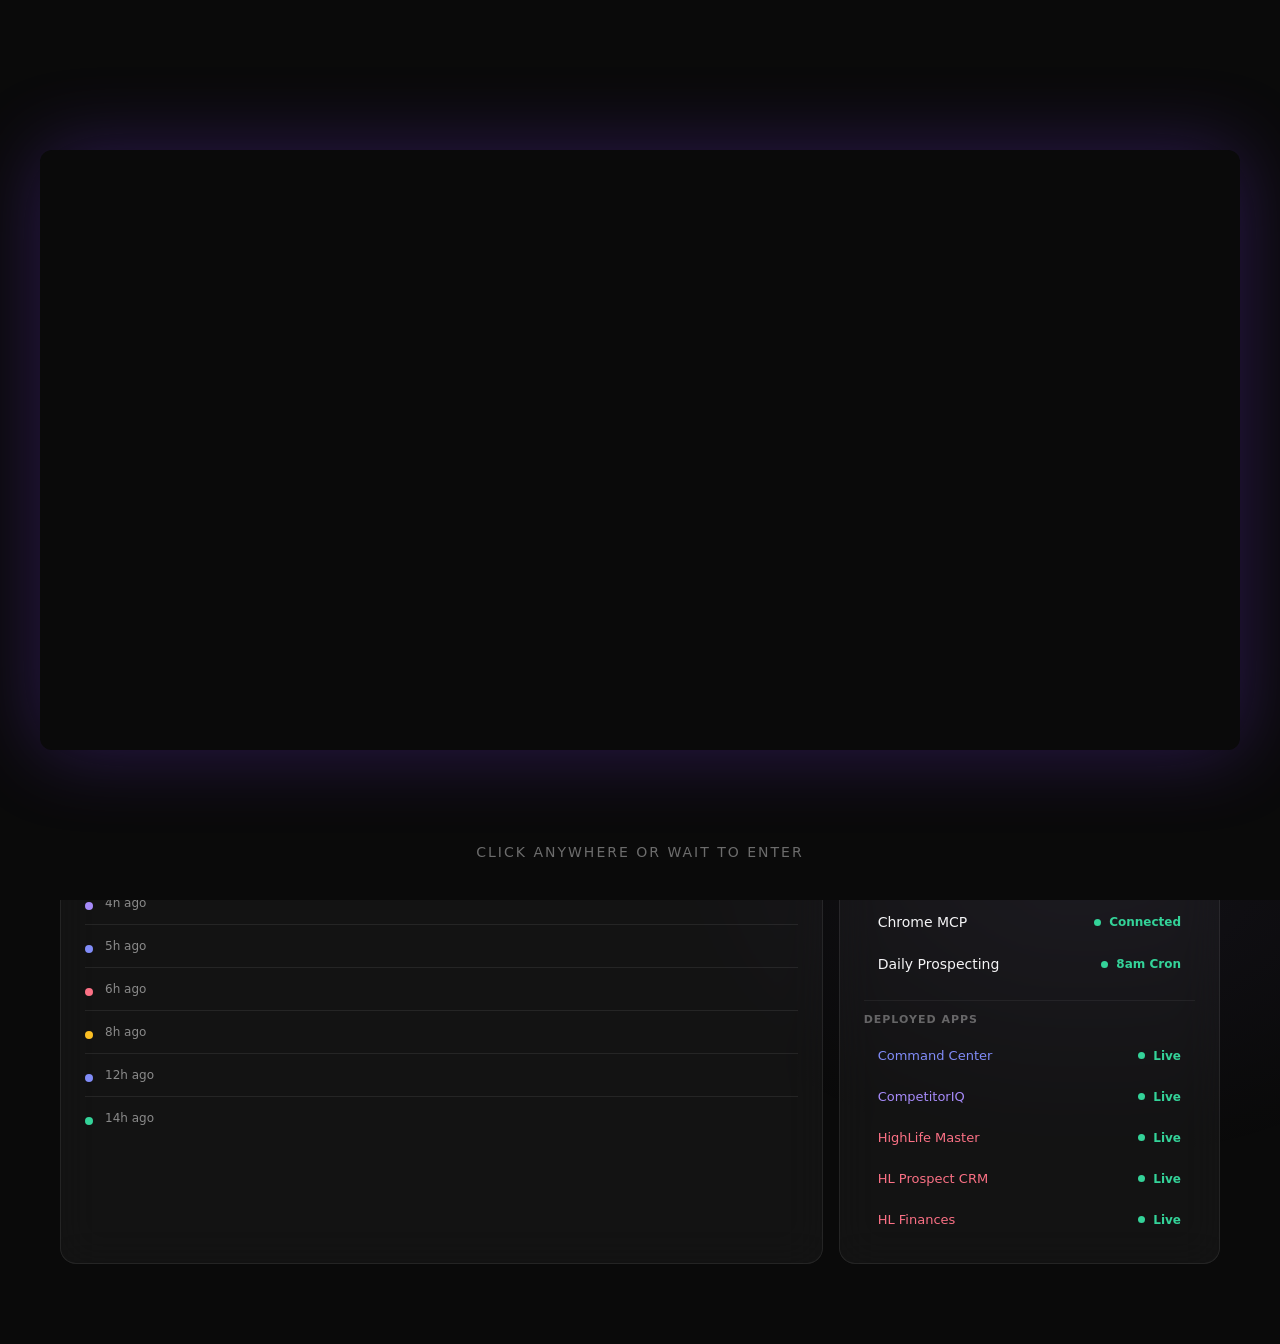
<file: index.html>
<!DOCTYPE html>
<html lang="en">
<head>
<meta charset="UTF-8">
<meta name="viewport" content="width=device-width, initial-scale=1.0, viewport-fit=cover">
<meta name="apple-mobile-web-app-capable" content="yes">
<meta name="apple-mobile-web-app-status-bar-style" content="black-translucent">
<title>Agent Command Center</title>
<style>
  *,*::before,*::after{box-sizing:border-box;margin:0;padding:0}

  :root {
    --bg: #0a0a0a;
    --surface: rgba(255,255,255,0.04);
    --surface-hover: rgba(255,255,255,0.08);
    --border: rgba(255,255,255,0.08);
    --border-hover: rgba(255,255,255,0.15);
    --text: #f5f5f7;
    --text-secondary: rgba(255,255,255,0.5);
    --indigo: #818cf8;
    --violet: #a78bfa;
    --emerald: #34d399;
    --rose: #fb7185;
    --amber: #fbbf24;
    --radius: 16px;
    --ease-spring: cubic-bezier(0.34, 1.56, 0.64, 1);
    --ease-smooth: cubic-bezier(0.25, 0.1, 0.25, 1);
  }

  html { scroll-behavior: smooth; }

  body {
    font-family: -apple-system, BlinkMacSystemFont, 'SF Pro Display', 'Segoe UI', system-ui, sans-serif;
    background: var(--bg);
    color: var(--text);
    min-height: 100vh;
    overflow-x: hidden;
    -webkit-font-smoothing: antialiased;
    -moz-osx-font-smoothing: grayscale;
    padding: env(safe-area-inset-top) env(safe-area-inset-right) env(safe-area-inset-bottom) env(safe-area-inset-left);
  }

  /* Ambient background glow */
  body::before {
    content: '';
    position: fixed;
    top: -40%;
    left: -20%;
    width: 80%;
    height: 80%;
    background: radial-gradient(ellipse, rgba(129,140,248,0.08) 0%, transparent 70%);
    pointer-events: none;
    z-index: 0;
    animation: ambientDrift 20s ease-in-out infinite alternate;
  }
  body::after {
    content: '';
    position: fixed;
    bottom: -30%;
    right: -20%;
    width: 70%;
    height: 70%;
    background: radial-gradient(ellipse, rgba(167,139,250,0.06) 0%, transparent 70%);
    pointer-events: none;
    z-index: 0;
    animation: ambientDrift 25s ease-in-out infinite alternate-reverse;
  }

  @keyframes ambientDrift {
    0% { transform: translate(0, 0) scale(1); }
    100% { transform: translate(5%, 3%) scale(1.1); }
  }

  .container {
    max-width: 1200px;
    margin: 0 auto;
    padding: 24px 20px 80px;
    position: relative;
    z-index: 1;
  }

  /* ---- HEADER ---- */
  .header {
    text-align: center;
    padding: 40px 0 48px;
    opacity: 0;
    animation: fadeUp 0.8s var(--ease-smooth) forwards;
  }

  .header-status {
    display: inline-flex;
    align-items: center;
    gap: 8px;
    background: rgba(52,211,153,0.1);
    border: 1px solid rgba(52,211,153,0.2);
    border-radius: 100px;
    padding: 6px 16px;
    font-size: 12px;
    font-weight: 600;
    letter-spacing: 0.5px;
    text-transform: uppercase;
    color: var(--emerald);
    margin-bottom: 20px;
  }

  .status-dot {
    width: 8px;
    height: 8px;
    border-radius: 50%;
    background: var(--emerald);
    animation: pulse 2s ease-in-out infinite;
    position: relative;
  }
  .status-dot::after {
    content: '';
    position: absolute;
    inset: -3px;
    border-radius: 50%;
    background: var(--emerald);
    opacity: 0;
    animation: pulseRing 2s ease-in-out infinite;
  }

  @keyframes pulse {
    0%, 100% { opacity: 1; transform: scale(1); }
    50% { opacity: 0.7; transform: scale(0.85); }
  }
  @keyframes pulseRing {
    0% { transform: scale(1); opacity: 0.4; }
    100% { transform: scale(2.5); opacity: 0; }
  }

  .header h1 {
    font-size: clamp(32px, 7vw, 56px);
    font-weight: 800;
    letter-spacing: -1.5px;
    background: linear-gradient(135deg, #818cf8 0%, #a78bfa 30%, #f5f5f7 60%, #818cf8 100%);
    background-size: 300% 300%;
    -webkit-background-clip: text;
    -webkit-text-fill-color: transparent;
    background-clip: text;
    animation: gradientShift 8s ease infinite;
    line-height: 1.1;
  }

  @keyframes gradientShift {
    0%, 100% { background-position: 0% 50%; }
    50% { background-position: 100% 50%; }
  }

  .header-time {
    font-size: 14px;
    color: var(--text-secondary);
    margin-top: 12px;
    font-variant-numeric: tabular-nums;
    font-weight: 500;
    letter-spacing: 0.3px;
  }

  /* ---- GLASS CARD ---- */
  .glass {
    background: var(--surface);
    border: 1px solid var(--border);
    border-radius: var(--radius);
    backdrop-filter: blur(20px);
    -webkit-backdrop-filter: blur(20px);
    transition: all 0.35s var(--ease-smooth);
  }
  .glass:hover {
    background: var(--surface-hover);
    border-color: var(--border-hover);
    transform: translateY(-2px) scale(1.01);
  }

  /* ---- STATS BAR ---- */
  .stats-bar {
    display: grid;
    grid-template-columns: repeat(4, 1fr);
    gap: 12px;
    margin-bottom: 32px;
    opacity: 0;
    animation: fadeUp 0.8s var(--ease-smooth) 0.15s forwards;
  }
  @media (max-width: 600px) {
    .stats-bar { grid-template-columns: repeat(2, 1fr); }
  }

  .stat-card {
    padding: 20px;
    text-align: center;
    position: relative;
    overflow: hidden;
  }
  .stat-card::before {
    content: '';
    position: absolute;
    top: 0; left: 0; right: 0;
    height: 1px;
    background: linear-gradient(90deg, transparent, var(--accent, var(--indigo)), transparent);
    opacity: 0.5;
  }
  .stat-value {
    font-size: clamp(24px, 5vw, 36px);
    font-weight: 800;
    letter-spacing: -1px;
    font-variant-numeric: tabular-nums;
    color: var(--text);
  }
  .stat-label {
    font-size: 11px;
    font-weight: 600;
    letter-spacing: 0.8px;
    text-transform: uppercase;
    color: var(--text-secondary);
    margin-top: 4px;
  }

  /* ---- AGENT CARDS GRID ---- */
  .agents-grid {
    display: grid;
    grid-template-columns: repeat(5, 1fr);
    gap: 12px;
    margin-bottom: 32px;
  }
  @media (max-width: 900px) {
    .agents-grid { grid-template-columns: repeat(2, 1fr); }
  }
  @media (max-width: 500px) {
    .agents-grid { grid-template-columns: 1fr; }
  }

  .agent-card {
    padding: 24px;
    position: relative;
    overflow: hidden;
    cursor: default;
    opacity: 0;
    transform: translateY(30px);
  }
  .agent-card.visible {
    animation: cardSlideUp 0.7s var(--ease-spring) forwards;
  }

  .agent-card::before {
    content: '';
    position: absolute;
    top: 0; left: 0; right: 0;
    height: 2px;
    background: linear-gradient(90deg, var(--accent), transparent);
    opacity: 0.8;
  }

  .agent-card::after {
    content: '';
    position: absolute;
    inset: 0;
    border-radius: var(--radius);
    background: radial-gradient(circle at 20% 20%, var(--accent), transparent 70%);
    opacity: 0;
    transition: opacity 0.4s;
    pointer-events: none;
  }
  .agent-card:hover::after { opacity: 0.04; }
  .agent-card:hover {
    box-shadow: 0 0 40px -10px var(--accent);
  }

  .agent-header {
    display: flex;
    align-items: center;
    gap: 12px;
    margin-bottom: 16px;
  }

  .agent-avatar {
    width: 44px;
    height: 44px;
    border-radius: 12px;
    display: flex;
    align-items: center;
    justify-content: center;
    font-size: 18px;
    font-weight: 800;
    color: #fff;
    flex-shrink: 0;
    position: relative;
  }

  .agent-info h3 {
    font-size: 16px;
    font-weight: 700;
    letter-spacing: -0.3px;
  }
  .agent-info .role {
    font-size: 12px;
    color: var(--text-secondary);
    font-weight: 500;
  }

  .agent-status {
    display: flex;
    align-items: center;
    gap: 6px;
    margin-bottom: 12px;
  }
  .agent-status .dot {
    width: 6px;
    height: 6px;
    border-radius: 50%;
    animation: pulse 2s ease-in-out infinite;
  }
  .agent-status span {
    font-size: 11px;
    font-weight: 600;
    text-transform: uppercase;
    letter-spacing: 0.5px;
  }

  .agent-task {
    font-size: 13px;
    color: var(--text-secondary);
    line-height: 1.5;
    margin-bottom: 16px;
    min-height: 40px;
  }

  .agent-metric {
    display: flex;
    align-items: baseline;
    gap: 6px;
    padding-top: 12px;
    border-top: 1px solid var(--border);
  }
  .agent-metric .count {
    font-size: 20px;
    font-weight: 800;
    letter-spacing: -0.5px;
    font-variant-numeric: tabular-nums;
  }
  .agent-metric .label {
    font-size: 11px;
    color: var(--text-secondary);
    text-transform: uppercase;
    letter-spacing: 0.5px;
    font-weight: 500;
  }

  /* ---- BOTTOM GRID ---- */
  .bottom-grid {
    display: grid;
    grid-template-columns: 2fr 1fr;
    gap: 16px;
  }
  @media (max-width: 768px) {
    .bottom-grid { grid-template-columns: 1fr; }
  }

  /* ---- ACTIVITY FEED ---- */
  .section-title {
    font-size: 13px;
    font-weight: 700;
    letter-spacing: 0.8px;
    text-transform: uppercase;
    color: var(--text-secondary);
    margin-bottom: 16px;
  }

  .activity-card {
    padding: 24px;
    opacity: 0;
    animation: fadeUp 0.8s var(--ease-smooth) 0.5s forwards;
  }

  .activity-list {
    list-style: none;
  }
  .activity-item {
    display: flex;
    align-items: flex-start;
    gap: 12px;
    padding: 14px 0;
    border-bottom: 1px solid var(--border);
    opacity: 0;
    transform: translateX(-20px);
  }
  .activity-item.visible {
    animation: slideRight 0.5s var(--ease-smooth) forwards;
  }
  .activity-item:last-child { border-bottom: none; }

  .activity-dot {
    width: 8px;
    height: 8px;
    border-radius: 50%;
    margin-top: 6px;
    flex-shrink: 0;
  }

  .activity-text {
    font-size: 14px;
    font-weight: 500;
    line-height: 1.5;
    flex: 1;
  }
  .activity-time {
    font-size: 12px;
    color: var(--text-secondary);
    white-space: nowrap;
    font-variant-numeric: tabular-nums;
  }

  /* ---- SYSTEM HEALTH ---- */
  .health-card {
    padding: 24px;
    opacity: 0;
    animation: fadeUp 0.8s var(--ease-smooth) 0.6s forwards;
  }

  .health-list {
    list-style: none;
    display: flex;
    flex-direction: column;
    gap: 2px;
  }
  .health-item {
    display: flex;
    align-items: center;
    justify-content: space-between;
    padding: 12px 14px;
    border-radius: 10px;
    transition: background 0.2s;
  }
  .health-item:hover {
    background: rgba(255,255,255,0.03);
  }
  .health-name {
    font-size: 14px;
    font-weight: 500;
  }
  .health-status {
    display: flex;
    align-items: center;
    gap: 8px;
    font-size: 12px;
    font-weight: 600;
    color: var(--emerald);
  }
  .health-status .dot {
    width: 7px;
    height: 7px;
    border-radius: 50%;
    background: var(--emerald);
    animation: pulse 2s ease-in-out infinite;
  }

  /* ---- ANIMATIONS ---- */
  @keyframes fadeUp {
    from { opacity: 0; transform: translateY(20px); }
    to { opacity: 1; transform: translateY(0); }
  }
  @keyframes cardSlideUp {
    from { opacity: 0; transform: translateY(30px); }
    to { opacity: 1; transform: translateY(0); }
  }
  @keyframes slideRight {
    from { opacity: 0; transform: translateX(-20px); }
    to { opacity: 1; transform: translateX(0); }
  }

  /* ---- SCROLLBAR ---- */
  ::-webkit-scrollbar { width: 6px; }
  ::-webkit-scrollbar-track { background: transparent; }
  ::-webkit-scrollbar-thumb { background: rgba(255,255,255,0.1); border-radius: 3px; }

  /* ---- SUBTLE GRID PATTERN ---- */
  .grid-bg {
    position: fixed;
    inset: 0;
    background-image:
      linear-gradient(rgba(255,255,255,0.015) 1px, transparent 1px),
      linear-gradient(90deg, rgba(255,255,255,0.015) 1px, transparent 1px);
    background-size: 60px 60px;
    pointer-events: none;
    z-index: 0;
  }

  /* Touch target minimum */
  @media (pointer: coarse) {
    .agent-card { min-height: 180px; }
    .health-item { min-height: 48px; }
  }
  /* ---- PARTICLE CANVAS ---- */
  #particleCanvas {
    position: fixed;
    inset: 0;
    width: 100%;
    height: 100%;
    pointer-events: none;
    z-index: 0;
  }

  /* ---- 3D CARD TILT ---- */
  .agent-card, .stat-card {
    transform-style: preserve-3d;
    perspective: 800px;
    will-change: transform;
  }
  .card-sheen {
    position: absolute;
    inset: 0;
    border-radius: var(--radius);
    pointer-events: none;
    z-index: 2;
    opacity: 0;
    transition: opacity 0.3s;
    background: radial-gradient(circle at 50% 50%, rgba(255,255,255,0.12), transparent 60%);
  }

  /* ---- MORPHING DIGITS ---- */
  .morph-digit-wrap {
    display: inline-flex;
    overflow: hidden;
    vertical-align: bottom;
  }
  .morph-digit-wrap .digit-inner {
    display: inline-block;
    transition: transform 0.5s cubic-bezier(0.23, 1, 0.32, 1);
    line-height: 1;
  }

  /* ---- TYPEWRITER ---- */
  .typewriter-cursor {
    display: inline-block;
    width: 2px;
    height: 1em;
    background: var(--emerald);
    margin-left: 2px;
    vertical-align: text-bottom;
    animation: blink-cursor 0.7s step-end infinite;
  }
  @keyframes blink-cursor {
    0%, 100% { opacity: 1; }
    50% { opacity: 0; }
  }

  /* ---- MAGNETIC ELEMENT ---- */
  .magnetic-target {
    transition: transform 0.25s var(--ease-smooth);
  }
</style>
</head>
<body>

<!-- INTRO SPLASH -->
<div id="introSplash" style="
  position:fixed;inset:0;z-index:9999;background:#0a0a0a;
  display:flex;align-items:center;justify-content:center;
  transition:opacity 0.8s ease-out;cursor:pointer;
">
  <video id="introVideo" autoplay muted playsinline style="
    width:100%;max-width:1200px;border-radius:12px;
    box-shadow:0 0 80px rgba(124,58,237,0.3);
  ">
    <source src="intro.mp4" type="video/mp4">
  </video>
  <div style="position:absolute;bottom:40px;color:rgba(255,255,255,0.4);font-size:14px;letter-spacing:2px;text-transform:uppercase;animation:pulse 2s ease-in-out infinite">Click anywhere or wait to enter</div>
</div>
<script>
(function(){
  const splash = document.getElementById('introSplash');
  const video = document.getElementById('introVideo');
  function dismiss(){
    splash.style.opacity = '0';
    setTimeout(() => splash.remove(), 800);
  }
  video.addEventListener('ended', dismiss);
  splash.addEventListener('click', dismiss);
})();
</script>

<canvas id="particleCanvas"></canvas>
<div class="grid-bg"></div>

<div class="container">

  <!-- HEADER -->
  <header class="header">
    <a href="pixel-agents/" style="display:inline-block;padding:6px 16px;border-radius:20px;background:rgba(99,102,241,0.15);border:1px solid rgba(99,102,241,0.3);color:var(--indigo);text-decoration:none;font-size:12px;font-weight:600;letter-spacing:1px;text-transform:uppercase;margin-bottom:12px;transition:all 0.3s">Open Pixel Agents</a>
    <div class="header-status">
      <div class="status-dot"></div>
      All Systems Operational
    </div>
    <h1>COMMAND CENTER</h1>
    <div class="header-time" id="liveTime"></div>
  </header>

  <!-- STATS BAR -->
  <section class="stats-bar">
    <div class="glass stat-card" style="--accent: var(--indigo)">
      <div class="stat-value" data-target="107" data-suffix="">0</div>
      <div class="stat-label">Reports Generated</div>
    </div>
    <div class="glass stat-card" style="--accent: var(--violet)">
      <div class="stat-value" data-target="694" data-suffix="">0</div>
      <div class="stat-label">Messages Processed</div>
    </div>
    <div class="glass stat-card" style="--accent: var(--emerald)">
      <div class="stat-value" data-target="38" data-suffix="">0</div>
      <div class="stat-label">Trades Placed</div>
    </div>
    <div class="glass stat-card" style="--accent: var(--amber)">
      <div class="stat-value" id="uptimeValue">0d 0h</div>
      <div class="stat-label">Uptime</div>
    </div>
  </section>

  <!-- QUICK LINKS - above agents, horizontal scroll on mobile -->
  <div style="display:flex;gap:10px;margin-bottom:20px;overflow-x:auto;-webkit-overflow-scrolling:touch;scrollbar-width:none;padding-bottom:4px">
    <a href="timeline.html" style="flex-shrink:0;display:flex;align-items:center;background:var(--surface);border:1px solid var(--border);border-radius:12px;padding:10px 18px;text-decoration:none;color:var(--text);transition:all 0.3s;font-size:13px;font-weight:500;white-space:nowrap">Timeline</a>
    <a href="reports.html" style="flex-shrink:0;display:flex;align-items:center;background:var(--surface);border:1px solid var(--border);border-radius:12px;padding:10px 18px;text-decoration:none;color:var(--text);transition:all 0.3s;font-size:13px;font-weight:500;white-space:nowrap">Reports</a>
    <a href="pixel-agents/" style="flex-shrink:0;display:flex;align-items:center;background:var(--surface);border:1px solid var(--border);border-radius:12px;padding:10px 18px;text-decoration:none;color:var(--text);transition:all 0.3s;font-size:13px;font-weight:500;white-space:nowrap">Pixel Agents</a>
    <a href="projects.html" style="flex-shrink:0;display:flex;align-items:center;background:var(--surface);border:1px solid var(--border);border-radius:12px;padding:10px 18px;text-decoration:none;color:var(--text);transition:all 0.3s;font-size:13px;font-weight:500;white-space:nowrap">Projects</a>
  </div>

  <!-- AGENT CARDS -->
  <section class="agents-grid">

    <div class="glass agent-card" style="--accent: var(--indigo)">
      <div class="agent-header">
        <div class="agent-avatar" style="background: linear-gradient(135deg, #6366f1, #818cf8)">J</div>
        <div class="agent-info">
          <h3>Jeremy</h3>
          <div class="role">Chief of AI</div>
        </div>
      </div>
      <div class="agent-status">
        <div class="dot" style="background: var(--emerald)"></div>
        <span style="color: var(--emerald)">Active</span>
      </div>
      <div class="agent-task">Orchestrating agent pipeline, routing Telegram messages...</div>
      <div class="agent-metric">
        <span class="count" data-target="1248">0</span>
        <span class="label">msgs handled</span>
      </div>
    </div>

    <div class="glass agent-card" style="--accent: var(--violet)">
      <div class="agent-header">
        <div class="agent-avatar" style="background: linear-gradient(135deg, #7c3aed, #a78bfa)">A</div>
        <div class="agent-info">
          <h3>Aaliyah</h3>
          <div class="role">CTO</div>
        </div>
      </div>
      <div class="agent-status">
        <div class="dot" style="background: var(--emerald)"></div>
        <span style="color: var(--emerald)">Active</span>
      </div>
      <div class="agent-task">Building Agent Command Center dashboard...</div>
      <div class="agent-metric">
        <span class="count" data-target="89">0</span>
        <span class="label">builds shipped</span>
      </div>
    </div>

    <div class="glass agent-card" style="--accent: var(--emerald)">
      <div class="agent-header">
        <div class="agent-avatar" style="background: linear-gradient(135deg, #059669, #34d399)">N</div>
        <div class="agent-info">
          <h3>Natalie</h3>
          <div class="role">CRO</div>
        </div>
      </div>
      <div class="agent-status">
        <div class="dot" style="background: var(--emerald)"></div>
        <span style="color: var(--emerald)">Active</span>
      </div>
      <div class="agent-task">Generating SA Brief for SFL 5-Pager...</div>
      <div class="agent-metric">
        <span class="count" data-target="34">0</span>
        <span class="label">reports built</span>
      </div>
    </div>

    <div class="glass agent-card" style="--accent: var(--rose)">
      <div class="agent-header">
        <div class="agent-avatar" style="background: linear-gradient(135deg, #e11d48, #fb7185)">M</div>
        <div class="agent-info">
          <h3>Melody</h3>
          <div class="role">CMO</div>
        </div>
      </div>
      <div class="agent-status">
        <div class="dot" style="background: var(--amber)"></div>
        <span style="color: var(--amber)">Idle</span>
      </div>
      <div class="agent-task">Awaiting next content brief from James...</div>
      <div class="agent-metric">
        <span class="count" data-target="22">0</span>
        <span class="label">posts drafted</span>
      </div>
    </div>

    <div class="glass agent-card" style="--accent: var(--amber)">
      <div class="agent-header">
        <div class="agent-avatar" style="background: linear-gradient(135deg, #d97706, #fbbf24)">R</div>
        <div class="agent-info">
          <h3>Rich</h3>
          <div class="role">CFO</div>
        </div>
      </div>
      <div class="agent-status">
        <div class="dot" style="background: var(--emerald)"></div>
        <span style="color: var(--emerald)">Active</span>
      </div>
      <div class="agent-task">Running cost analysis on CompetitorIQ infra...</div>
      <div class="agent-metric">
        <span class="count" data-target="7">0</span>
        <span class="label">models built</span>
      </div>
    </div>

  </section>

  <!-- Quick links moved above agents -->

  <!-- BOTTOM: Activity + Health -->
  <section class="bottom-grid">

    <div class="glass activity-card">
      <div class="section-title">Recent Activity</div>
      <ul class="activity-list">
        <li class="activity-item" data-delay="0">
          <div class="activity-dot" style="background: var(--emerald)"></div>
          <div>
            <div class="activity-text">Generated SA-Brief-SFL-5Pager.pdf</div>
            <div class="activity-time">2h ago</div>
          </div>
        </li>
        <li class="activity-item" data-delay="1">
          <div class="activity-dot" style="background: var(--violet)"></div>
          <div>
            <div class="activity-text">Poly bot placed trade: Elon tweets before Monday</div>
            <div class="activity-time">4h ago</div>
          </div>
        </li>
        <li class="activity-item" data-delay="2">
          <div class="activity-dot" style="background: var(--indigo)"></div>
          <div>
            <div class="activity-text">Fixed Pixel Agents rendering pipeline</div>
            <div class="activity-time">5h ago</div>
          </div>
        </li>
        <li class="activity-item" data-delay="3">
          <div class="activity-dot" style="background: var(--rose)"></div>
          <div>
            <div class="activity-text">Drafted LinkedIn post for State Affairs launch</div>
            <div class="activity-time">6h ago</div>
          </div>
        </li>
        <li class="activity-item" data-delay="4">
          <div class="activity-dot" style="background: var(--amber)"></div>
          <div>
            <div class="activity-text">CompetitorIQ cost model updated -- $42/mo projected</div>
            <div class="activity-time">8h ago</div>
          </div>
        </li>
        <li class="activity-item" data-delay="5">
          <div class="activity-dot" style="background: var(--indigo)"></div>
          <div>
            <div class="activity-text">Telegram bot reconnected after idle timeout</div>
            <div class="activity-time">12h ago</div>
          </div>
        </li>
        <li class="activity-item" data-delay="6">
          <div class="activity-dot" style="background: var(--emerald)"></div>
          <div>
            <div class="activity-text">Overnight autonomous session completed (7h)</div>
            <div class="activity-time">14h ago</div>
          </div>
        </li>
      </ul>
    </div>

    <div class="glass health-card">
      <div class="section-title">System Health</div>
      <ul class="health-list">
        <li class="health-item">
          <span class="health-name">Telegram Bot</span>
          <span class="health-status"><span class="dot"></span> Online</span>
        </li>
        <li class="health-item">
          <span class="health-name">Kalshi Weather Bot</span>
          <span class="health-status"><span class="dot" style="background:var(--amber)"></span> Paper Mode</span>
        </li>
        <li class="health-item">
          <span class="health-name">Chrome MCP</span>
          <span class="health-status"><span class="dot"></span> Connected</span>
        </li>
        <li class="health-item">
          <span class="health-name">Daily Prospecting</span>
          <span class="health-status"><span class="dot"></span> 8am Cron</span>
        </li>
      </ul>
      <div style="margin-top:16px;padding-top:12px;border-top:1px solid rgba(255,255,255,0.06)">
        <div style="font-size:11px;text-transform:uppercase;letter-spacing:1px;color:rgba(255,255,255,0.35);margin-bottom:10px;font-weight:600">Deployed Apps</div>
        <ul class="health-list">
          <li class="health-item"><a href="https://agent-command-center-jchhetree-gmailcoms-projects.vercel.app" target="_blank" style="color:var(--indigo);text-decoration:none;font-size:13px">Command Center</a><span class="health-status"><span class="dot"></span> Live</span></li>
          <li class="health-item"><a href="https://competitoriq-jchhetree-gmailcoms-projects.vercel.app" target="_blank" style="color:var(--violet);text-decoration:none;font-size:13px">CompetitorIQ</a><span class="health-status"><span class="dot"></span> Live</span></li>
          <li class="health-item"><a href="https://highlife-master-5zbv.vercel.app" target="_blank" style="color:var(--rose);text-decoration:none;font-size:13px">HighLife Master</a><span class="health-status"><span class="dot"></span> Live</span></li>
          <li class="health-item"><a href="https://highlife-crm.vercel.app" target="_blank" style="color:var(--rose);text-decoration:none;font-size:13px">HL Prospect CRM</a><span class="health-status"><span class="dot"></span> Live</span></li>
          <li class="health-item"><a href="https://highlife-finance.vercel.app" target="_blank" style="color:var(--rose);text-decoration:none;font-size:13px">HL Finances</a><span class="health-status"><span class="dot"></span> Live</span></li>
        </ul>
      </div>
    </div>

  </section>

</div>

<script>
(function() {
  'use strict';

  // ---- LIVE CLOCK ----
  function updateClock() {
    const now = new Date();
    const opts = { weekday: 'long', month: 'long', day: 'numeric', year: 'numeric',
                   hour: '2-digit', minute: '2-digit', second: '2-digit', hour12: true };
    document.getElementById('liveTime').textContent = now.toLocaleString('en-US', opts);
  }
  updateClock();
  setInterval(updateClock, 1000);

  // ---- UPTIME COUNTER ----
  const uptimeStart = new Date('2026-04-10T00:00:00');
  function updateUptime() {
    const diff = Date.now() - uptimeStart.getTime();
    const days = Math.floor(diff / 86400000);
    const hours = Math.floor((diff % 86400000) / 3600000);
    const mins = Math.floor((diff % 3600000) / 60000);
    document.getElementById('uptimeValue').textContent = days + 'd ' + hours + 'h ' + mins + 'm';
  }
  updateUptime();
  setInterval(updateUptime, 60000);

  // ---- COUNT-UP ANIMATION ----
  function animateCount(el, target, duration) {
    const start = performance.now();
    function step(now) {
      const progress = Math.min((now - start) / duration, 1);
      const eased = 1 - Math.pow(1 - progress, 3);
      el.textContent = Math.round(eased * target);
      if (progress < 1) requestAnimationFrame(step);
    }
    requestAnimationFrame(step);
  }

  // Stats counters
  document.querySelectorAll('.stat-value[data-target]').forEach(function(el) {
    const target = parseInt(el.getAttribute('data-target'));
    if (!isNaN(target)) {
      setTimeout(function() { animateCount(el, target, 2000); }, 400);
    }
  });

  // Agent metric counters
  document.querySelectorAll('.agent-metric .count[data-target]').forEach(function(el) {
    const target = parseInt(el.getAttribute('data-target'));
    if (!isNaN(target)) {
      setTimeout(function() { animateCount(el, target, 1800); }, 800);
    }
  });

  // ---- STAGGERED CARD ENTRANCE ----
  const cards = document.querySelectorAll('.agent-card');
  cards.forEach(function(card, i) {
    setTimeout(function() {
      card.style.animationDelay = '0s';
      card.classList.add('visible');
    }, 200 + i * 120);
  });

  // ---- STAGGERED ACTIVITY ITEMS ----
  const items = document.querySelectorAll('.activity-item');
  items.forEach(function(item, i) {
    setTimeout(function() {
      item.classList.add('visible');
    }, 700 + i * 100);
  });

  // ---- LIVE DATA FETCH ----
  (function loadLiveData() {
    // Try stats.json first (works on Vercel and locally), fall back to local API
    var STATS_JSON_URL = 'stats.json';
    var API_URL = 'http://localhost:7901/api/stats';

    function applyStats(data) {
      var statCards = document.querySelectorAll('.stat-card');
      // Reports Generated (index 0)
      if (data.reports_generated !== undefined) {
        var el0 = statCards[0].querySelector('.stat-value');
        el0.setAttribute('data-target', data.reports_generated);
        animateCount(el0, data.reports_generated, 2000);
      }
      // Messages Processed (index 1)
      if (data.messages_processed !== undefined) {
        var el1 = statCards[1].querySelector('.stat-value');
        el1.setAttribute('data-target', data.messages_processed);
        animateCount(el1, data.messages_processed, 2000);
      }
      // Trades Placed (index 2)
      if (data.trades_placed !== undefined) {
        var el2 = statCards[2].querySelector('.stat-value');
        el2.setAttribute('data-target', data.trades_placed);
        animateCount(el2, data.trades_placed, 2000);
      }
    }

    // Primary: fetch stats.json (committed to repo, works everywhere)
    fetch(STATS_JSON_URL + '?t=' + Date.now())
      .then(function(res) {
        if (!res.ok) throw new Error('stats.json not found');
        return res.json();
      })
      .then(function(data) {
        console.log('[live-data] Loaded from stats.json, updated:', data.updated_at);
        applyStats(data);
      })
      .catch(function() {
        // Fallback: try local API server
        fetch(API_URL, { mode: 'cors' })
          .then(function(res) { return res.json(); })
          .then(function(data) {
            console.log('[live-data] Loaded from local API');
            applyStats(data);
          })
          .catch(function() {
            console.log('[live-data] All sources unreachable, using static fallback values');
          });
      });
  })();

  // ---- PARALLAX ON SCROLL ----
  let ticking = false;
  window.addEventListener('scroll', function() {
    if (!ticking) {
      requestAnimationFrame(function() {
        const scrollY = window.scrollY;
        const header = document.querySelector('.header');
        if (header) {
          header.style.transform = 'translateY(' + (scrollY * 0.15) + 'px)';
          header.style.opacity = Math.max(0, 1 - scrollY / 400);
        }
        ticking = false;
      });
      ticking = true;
    }
  });

})();
</script>

<script>
(function() {
  'use strict';

  // =============================================
  // 1. ANIMATED PARTICLE BACKGROUND
  // =============================================
  var canvas = document.getElementById('particleCanvas');
  var ctx = canvas.getContext('2d');
  var particles = [];
  var PARTICLE_COUNT = 50;
  var CONNECT_DIST = 150;

  function resizeCanvas() {
    canvas.width = window.innerWidth;
    canvas.height = window.innerHeight;
  }
  resizeCanvas();
  window.addEventListener('resize', resizeCanvas);

  function Particle() {
    this.x = Math.random() * canvas.width;
    this.y = Math.random() * canvas.height;
    this.vx = (Math.random() - 0.5) * 0.4;
    this.vy = (Math.random() - 0.5) * 0.4;
    this.radius = Math.random() * 2 + 1;
  }

  for (var i = 0; i < PARTICLE_COUNT; i++) {
    particles.push(new Particle());
  }

  function drawParticles() {
    ctx.clearRect(0, 0, canvas.width, canvas.height);

    for (var i = 0; i < particles.length; i++) {
      var p = particles[i];
      p.x += p.vx;
      p.y += p.vy;
      if (p.x < 0) p.x = canvas.width;
      if (p.x > canvas.width) p.x = 0;
      if (p.y < 0) p.y = canvas.height;
      if (p.y > canvas.height) p.y = 0;

      ctx.beginPath();
      ctx.arc(p.x, p.y, p.radius, 0, Math.PI * 2);
      ctx.fillStyle = 'rgba(129, 140, 248, 0.15)';
      ctx.fill();

      for (var j = i + 1; j < particles.length; j++) {
        var p2 = particles[j];
        var dx = p.x - p2.x;
        var dy = p.y - p2.y;
        var dist = Math.sqrt(dx * dx + dy * dy);
        if (dist < CONNECT_DIST) {
          ctx.beginPath();
          ctx.moveTo(p.x, p.y);
          ctx.lineTo(p2.x, p2.y);
          ctx.strokeStyle = 'rgba(129, 140, 248, ' + (0.12 * (1 - dist / CONNECT_DIST)) + ')';
          ctx.lineWidth = 0.6;
          ctx.stroke();
        }
      }
    }
    requestAnimationFrame(drawParticles);
  }
  requestAnimationFrame(drawParticles);

  // =============================================
  // 2. 3D CARD TILT ON HOVER
  // =============================================
  var tiltCards = document.querySelectorAll('.agent-card, .stat-card');
  tiltCards.forEach(function(card) {
    // Add sheen element
    var sheen = document.createElement('div');
    sheen.className = 'card-sheen';
    card.appendChild(sheen);

    card.addEventListener('mousemove', function(e) {
      var rect = card.getBoundingClientRect();
      var x = e.clientX - rect.left;
      var y = e.clientY - rect.top;
      var centerX = rect.width / 2;
      var centerY = rect.height / 2;
      var rotateY = ((x - centerX) / centerX) * 5;
      var rotateX = ((centerY - y) / centerY) * 5;

      card.style.transform = 'perspective(800px) rotateX(' + rotateX + 'deg) rotateY(' + rotateY + 'deg) scale(1.02)';
      sheen.style.opacity = '1';
      sheen.style.background = 'radial-gradient(circle at ' + x + 'px ' + y + 'px, rgba(255,255,255,0.1), transparent 60%)';
    });

    card.addEventListener('mouseleave', function() {
      card.style.transform = '';
      sheen.style.opacity = '0';
    });
  });

  // =============================================
  // 3. MORPHING NUMBER TRANSITIONS
  // =============================================
  // Wrap existing stat values and counts in digit spans for morphing
  function morphNumber(el, newValue) {
    var str = String(newValue);
    var currentStr = el.textContent.trim();

    // Pad shorter string
    while (currentStr.length < str.length) currentStr = '0' + currentStr;

    var html = '';
    for (var i = 0; i < str.length; i++) {
      var oldDigit = parseInt(currentStr[i]) || 0;
      var newDigit = parseInt(str[i]) || 0;
      // Each digit column is 10 digits tall, we shift up to show the target
      html += '<span class="morph-digit-wrap" style="height:1em">';
      html += '<span class="digit-inner" style="transform:translateY(-' + (newDigit * 1) + 'em)">';
      for (var d = 0; d < 10; d++) {
        html += '<span style="display:block;height:1em;line-height:1">' + d + '</span>';
      }
      html += '</span></span>';
    }
    el.innerHTML = html;
  }

  // Override the original animateCount to use morphing
  // We intercept by re-defining after a short delay so original runs first,
  // then we morph on live data updates
  window._morphNumber = morphNumber;

  // Apply morph to stat values after initial count-up finishes
  setTimeout(function() {
    document.querySelectorAll('.stat-value[data-target]').forEach(function(el) {
      var target = el.getAttribute('data-target');
      if (target) morphNumber(el, parseInt(target));
    });
    document.querySelectorAll('.agent-metric .count[data-target]').forEach(function(el) {
      var target = el.getAttribute('data-target');
      if (target) morphNumber(el, parseInt(target));
    });
  }, 3000);

  // =============================================
  // 4. TYPEWRITER EFFECT
  // =============================================
  function typewriter(el, text, speed, callback) {
    el.textContent = '';
    var cursor = document.createElement('span');
    cursor.className = 'typewriter-cursor';
    el.appendChild(cursor);
    var i = 0;
    function type() {
      if (i < text.length) {
        el.insertBefore(document.createTextNode(text[i]), cursor);
        i++;
        setTimeout(type, speed);
      } else {
        // Remove cursor after typing
        setTimeout(function() {
          if (cursor.parentNode) cursor.parentNode.removeChild(cursor);
        }, 1500);
        if (callback) callback();
      }
    }
    type();
  }

  // Typewriter on "All Systems Operational"
  var statusEl = document.querySelector('.header-status');
  if (statusEl) {
    var statusDot = statusEl.querySelector('.status-dot');
    var originalText = 'All Systems Operational';
    // Clear text nodes only
    var textNodes = [];
    statusEl.childNodes.forEach(function(n) {
      if (n.nodeType === 3 && n.textContent.trim()) textNodes.push(n);
    });
    textNodes.forEach(function(n) { n.textContent = ''; });
    // Create a span for the typed text
    var typedSpan = document.createElement('span');
    statusEl.appendChild(typedSpan);
    setTimeout(function() {
      typewriter(typedSpan, originalText, 45);
    }, 900);
  }

  // Typewriter on activity feed items
  var activityTexts = document.querySelectorAll('.activity-text');
  activityTexts.forEach(function(el, idx) {
    var text = el.textContent;
    el.textContent = '';
    setTimeout(function() {
      typewriter(el, text, 20);
    }, 1200 + idx * 400);
  });

  // =============================================
  // 5. MAGNETIC CURSOR EFFECT
  // =============================================
  var magneticEls = document.querySelectorAll('a, button, .agent-card, .stat-card, .health-item');
  var MAGNETIC_RANGE = 100;
  var MAGNETIC_STRENGTH = 5;

  magneticEls.forEach(function(el) {
    el.classList.add('magnetic-target');
  });

  document.addEventListener('mousemove', function(e) {
    magneticEls.forEach(function(el) {
      var rect = el.getBoundingClientRect();
      var cx = rect.left + rect.width / 2;
      var cy = rect.top + rect.height / 2;
      var dx = e.clientX - cx;
      var dy = e.clientY - cy;
      var dist = Math.sqrt(dx * dx + dy * dy);

      if (dist < MAGNETIC_RANGE) {
        var force = (1 - dist / MAGNETIC_RANGE);
        var moveX = dx * force * (MAGNETIC_STRENGTH / MAGNETIC_RANGE) * 2;
        var moveY = dy * force * (MAGNETIC_STRENGTH / MAGNETIC_RANGE) * 2;
        // Don't override 3D tilt transform on cards
        if (!el.classList.contains('agent-card') && !el.classList.contains('stat-card')) {
          el.style.transform = 'translate(' + moveX + 'px, ' + moveY + 'px)';
        }
      } else {
        if (!el.classList.contains('agent-card') && !el.classList.contains('stat-card')) {
          el.style.transform = '';
        }
      }
    });
  });

  // =============================================
  // 6. SCROLL-LINKED ANIMATIONS
  // =============================================
  var headerH1 = document.querySelector('.header h1');
  var allCards = document.querySelectorAll('.agent-card, .stat-card, .activity-card, .health-card');

  var scrollTicking = false;
  window.addEventListener('scroll', function() {
    if (!scrollTicking) {
      requestAnimationFrame(function() {
        var scrollY = window.scrollY;

        // Header scale down + blur
        if (headerH1) {
          var scale = Math.max(0.7, 1 - scrollY * 0.0008);
          var blur = Math.min(scrollY * 0.02, 4);
          headerH1.style.transform = 'scale(' + scale + ')';
          headerH1.style.filter = 'blur(' + blur + 'px)';
        }

        // Parallax offset on cards
        allCards.forEach(function(card, i) {
          var rect = card.getBoundingClientRect();
          if (rect.top < window.innerHeight && rect.bottom > 0) {
            var offset = (rect.top - window.innerHeight / 2) * 0.02 * ((i % 2 === 0) ? 1 : -1);
            // Only apply if not being 3D tilted
            if (!card.matches(':hover')) {
              if (card.classList.contains('agent-card') || card.classList.contains('stat-card')) {
                card.style.transform = 'translateY(' + offset + 'px)';
              }
            }
          }
        });

        scrollTicking = false;
      });
      scrollTicking = true;
    }
  });

})();
</script>

</body>
</html>
<!-- Thu Apr 23 01:04:03 EDT 2026 -->
<!-- deploy fix Thu Apr 23 01:05:05 EDT 2026 -->
<!-- private deploy test Thu Apr 23 08:44:03 EDT 2026 -->
<!-- public deploy fix Thu Apr 23 08:44:29 EDT 2026 -->
<!-- private test Thu Apr 23 08:46:08 EDT 2026 -->
<!-- public restore Thu Apr 23 08:46:25 EDT 2026 -->
<!-- final private test Thu Apr 23 08:49:14 EDT 2026 -->
<!-- restore Thu Apr 23 08:50:11 EDT 2026 -->
<!-- final private Thu Apr 23 13:26:07 EDT 2026 -->
<!-- restore Thu Apr 23 13:26:41 EDT 2026 -->
</file>
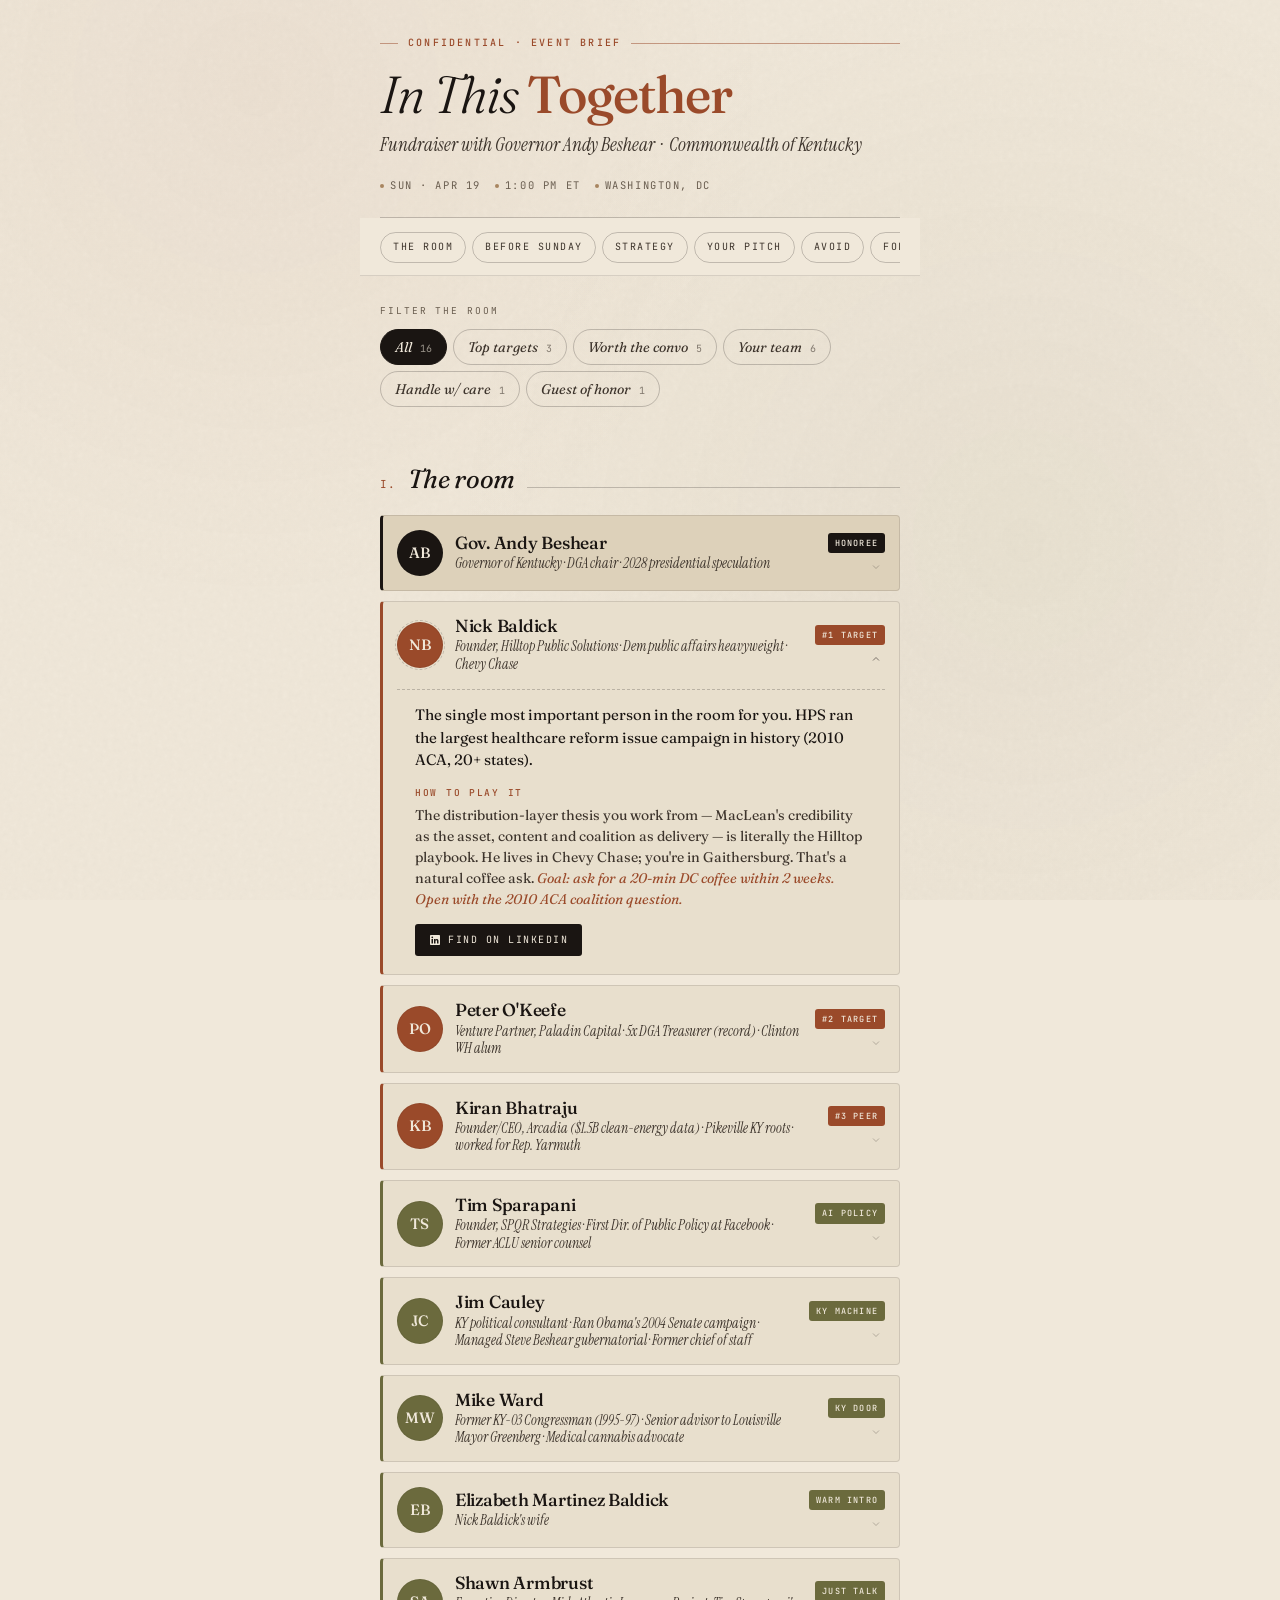
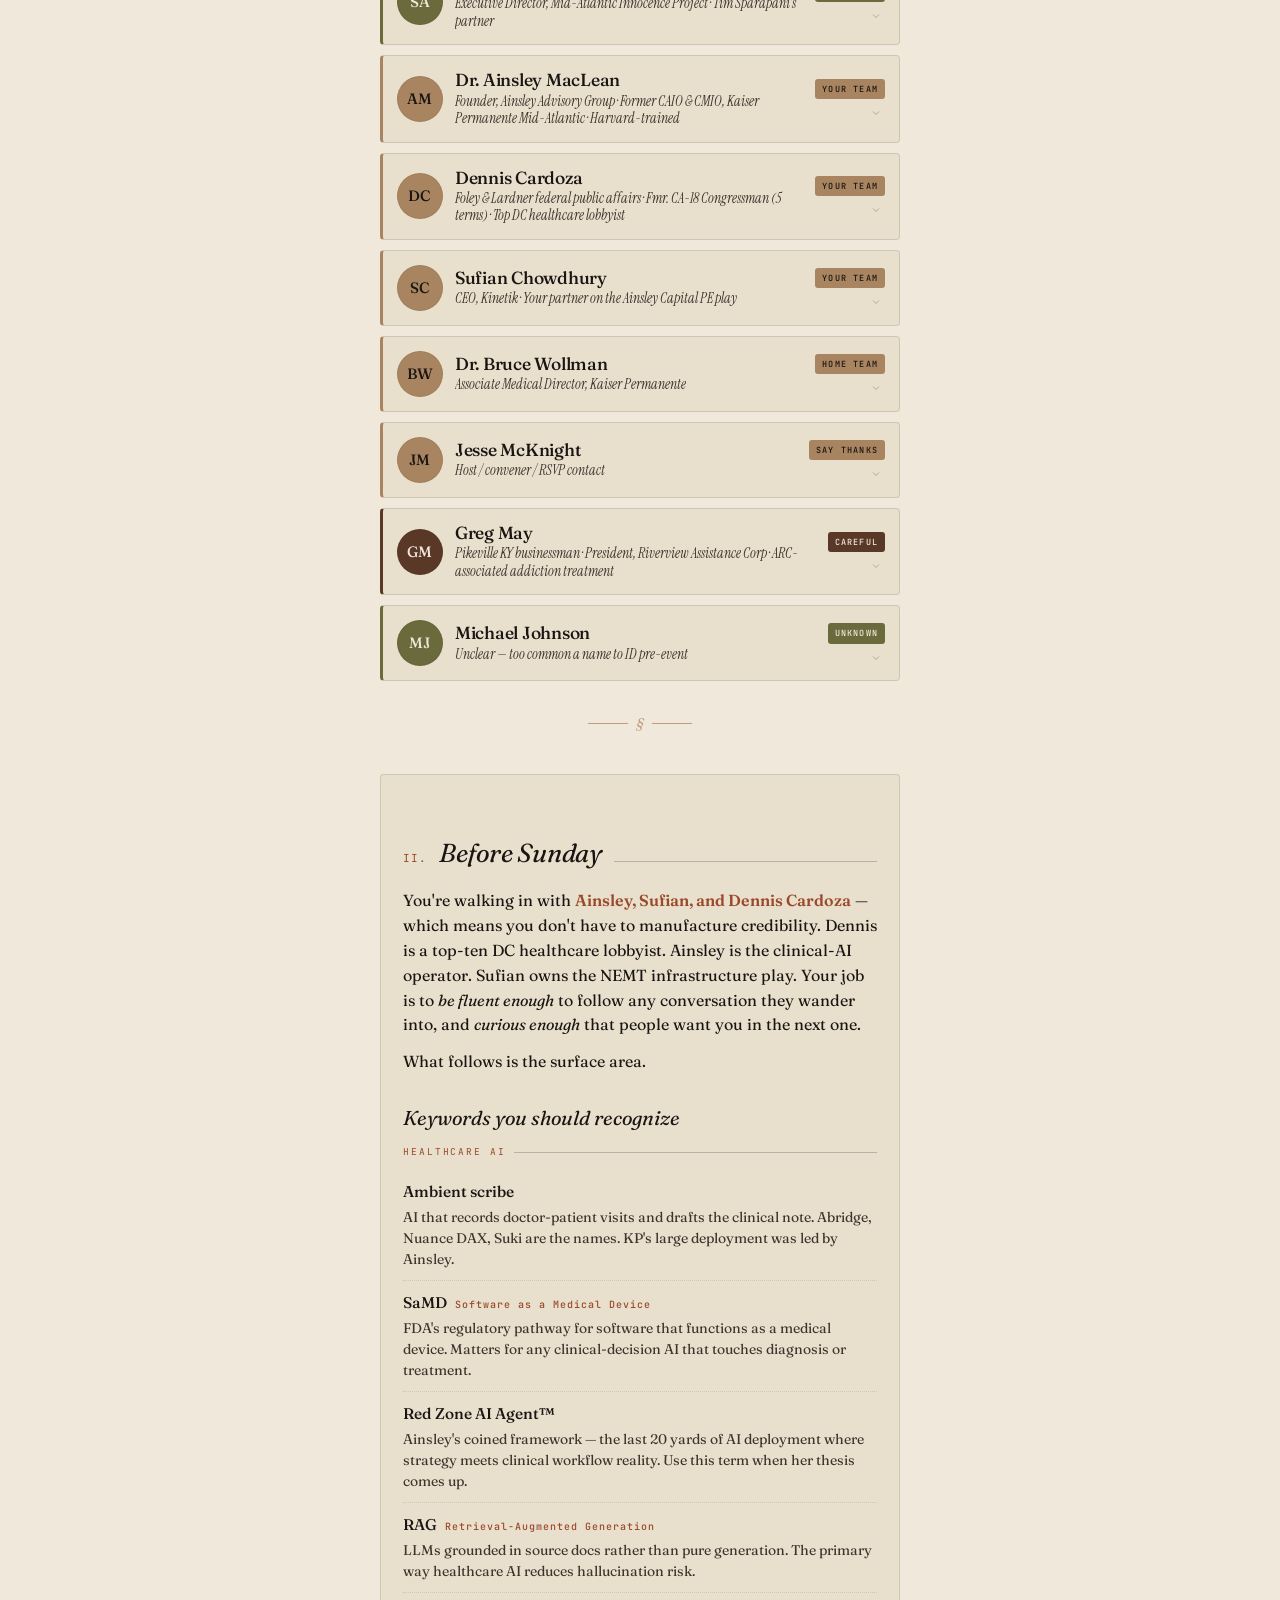
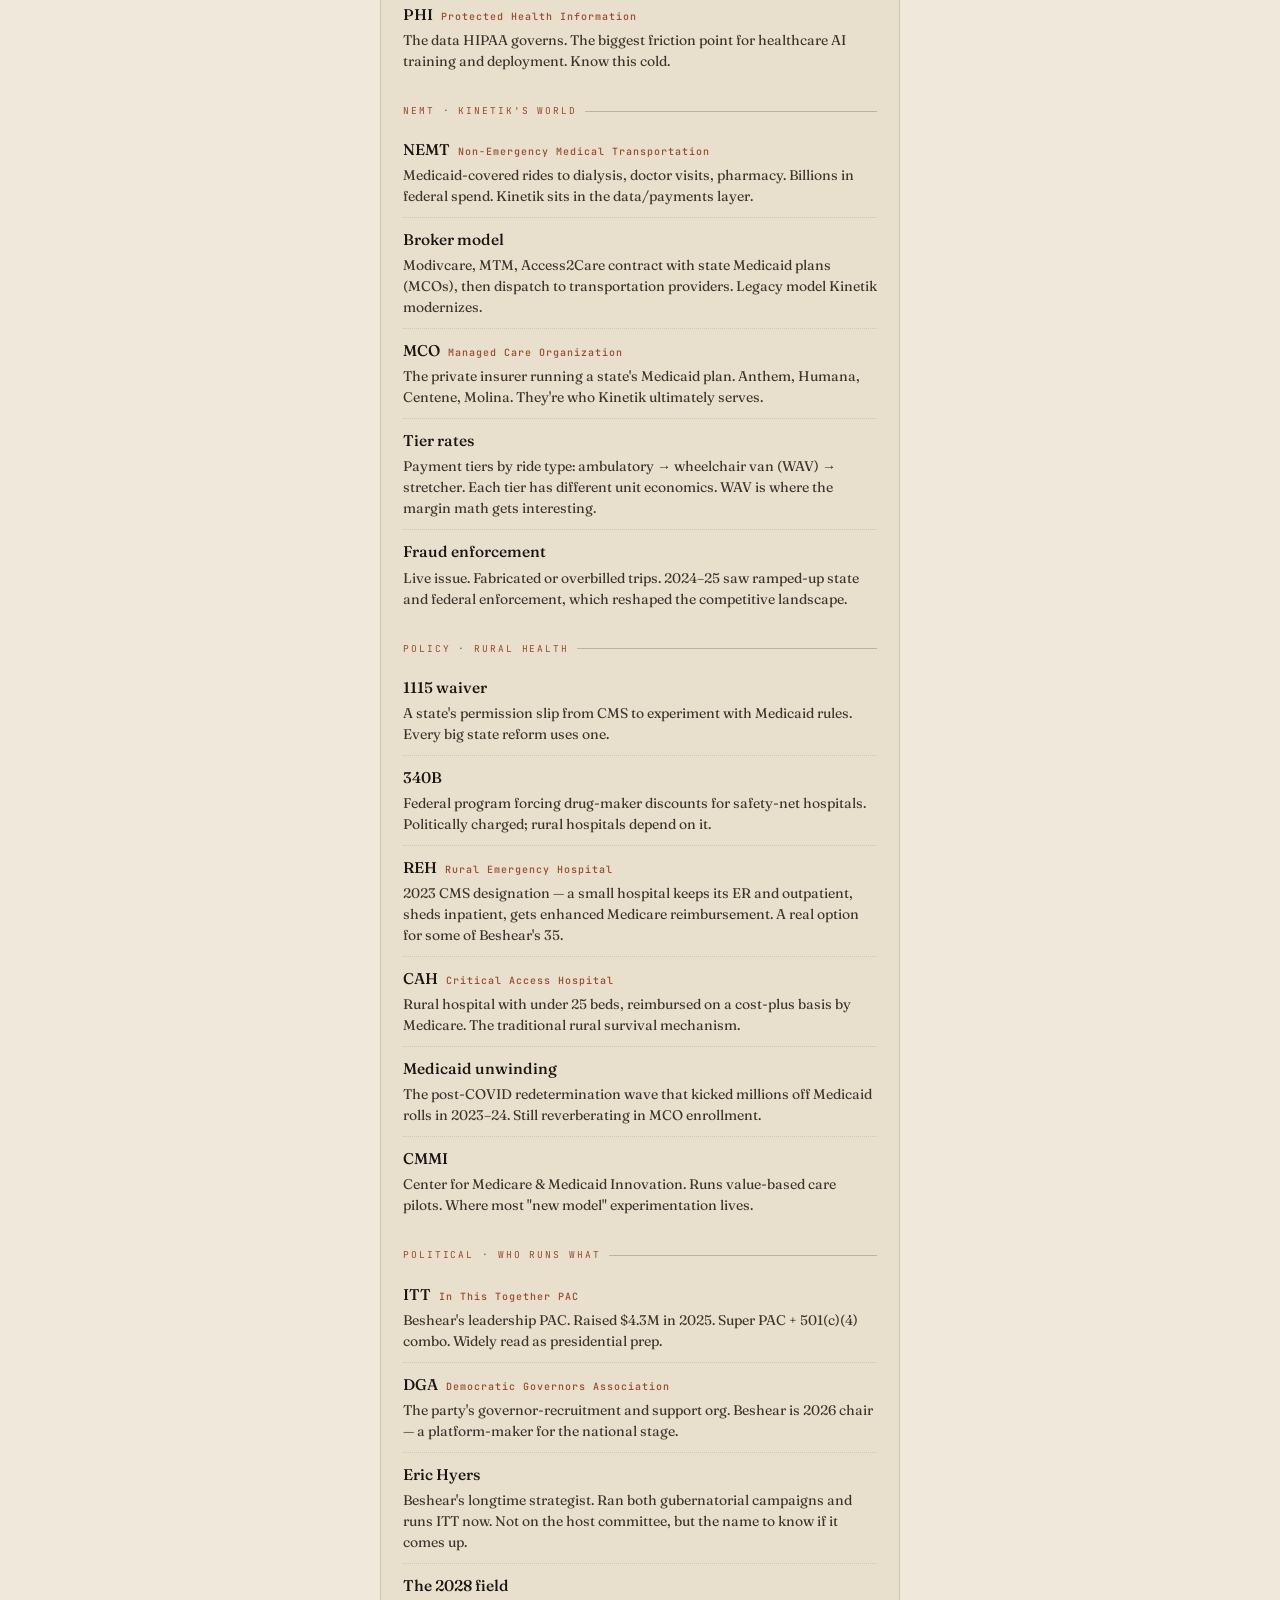
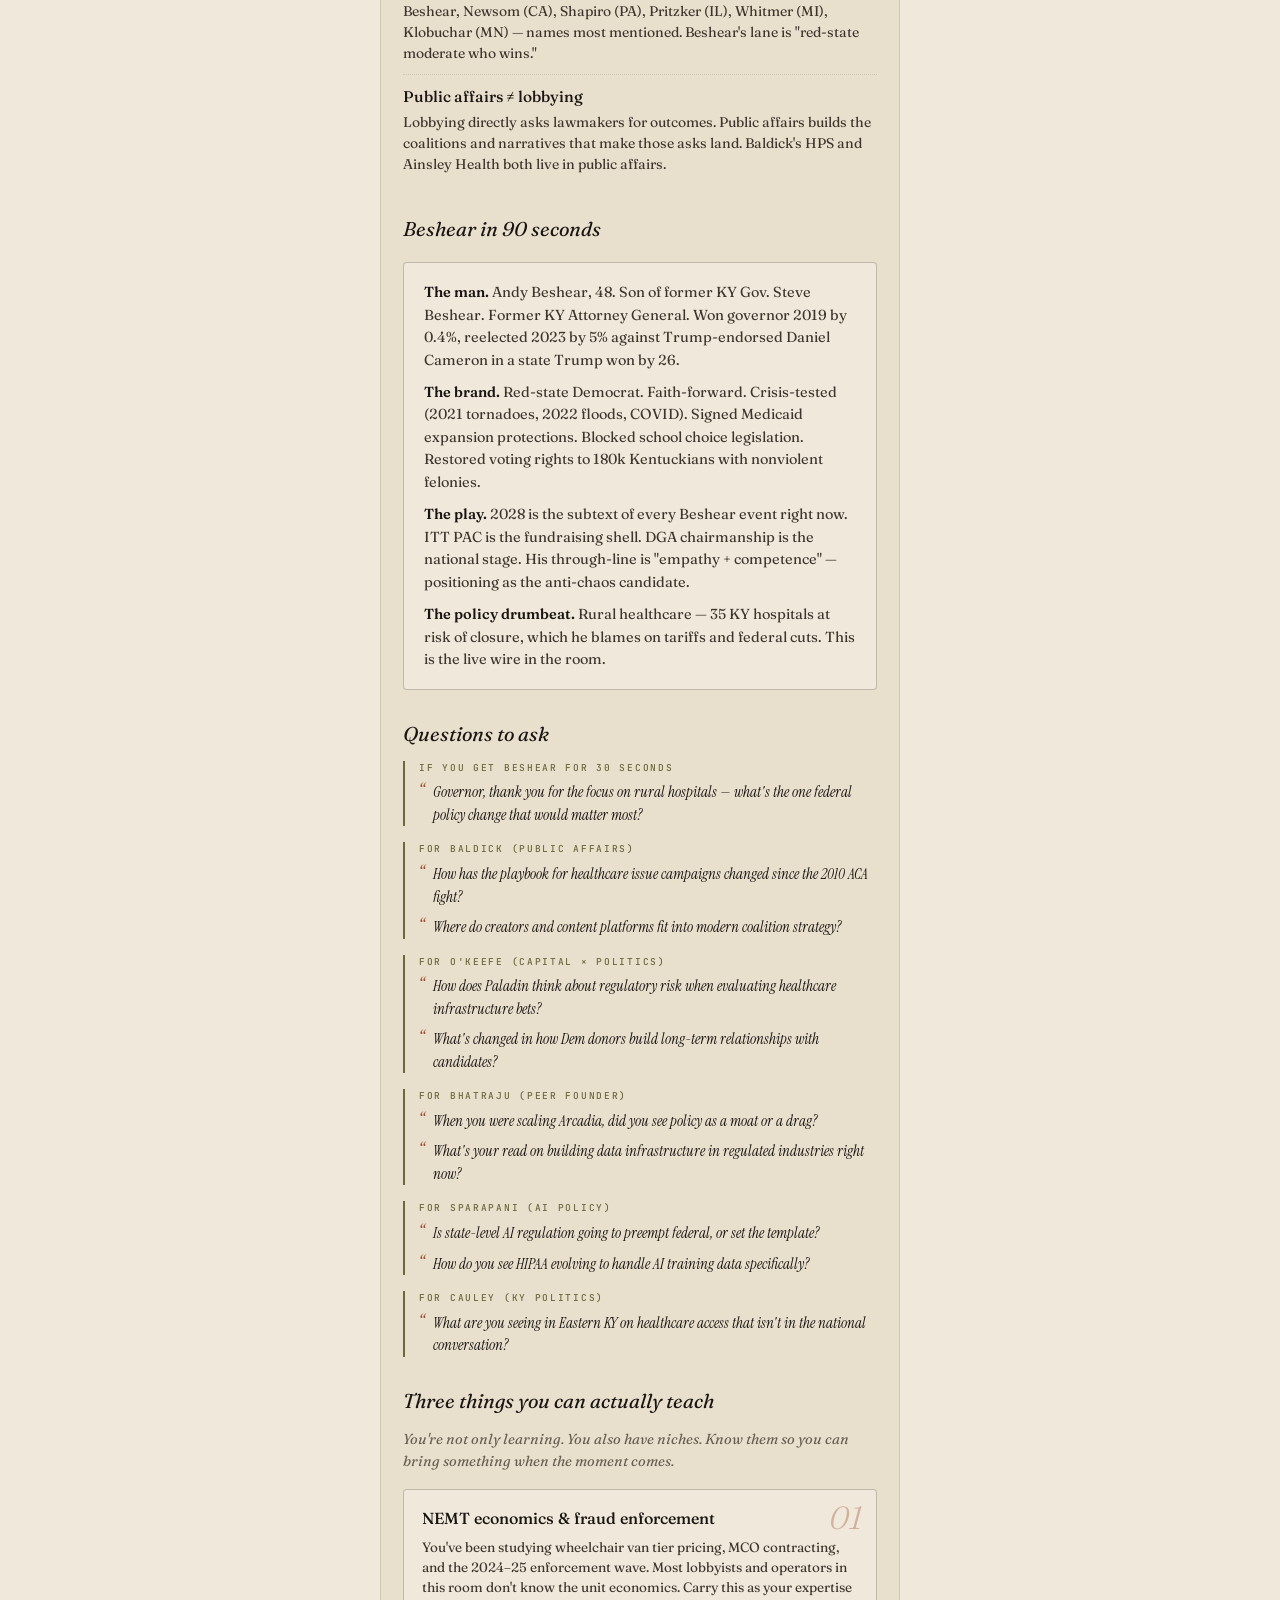
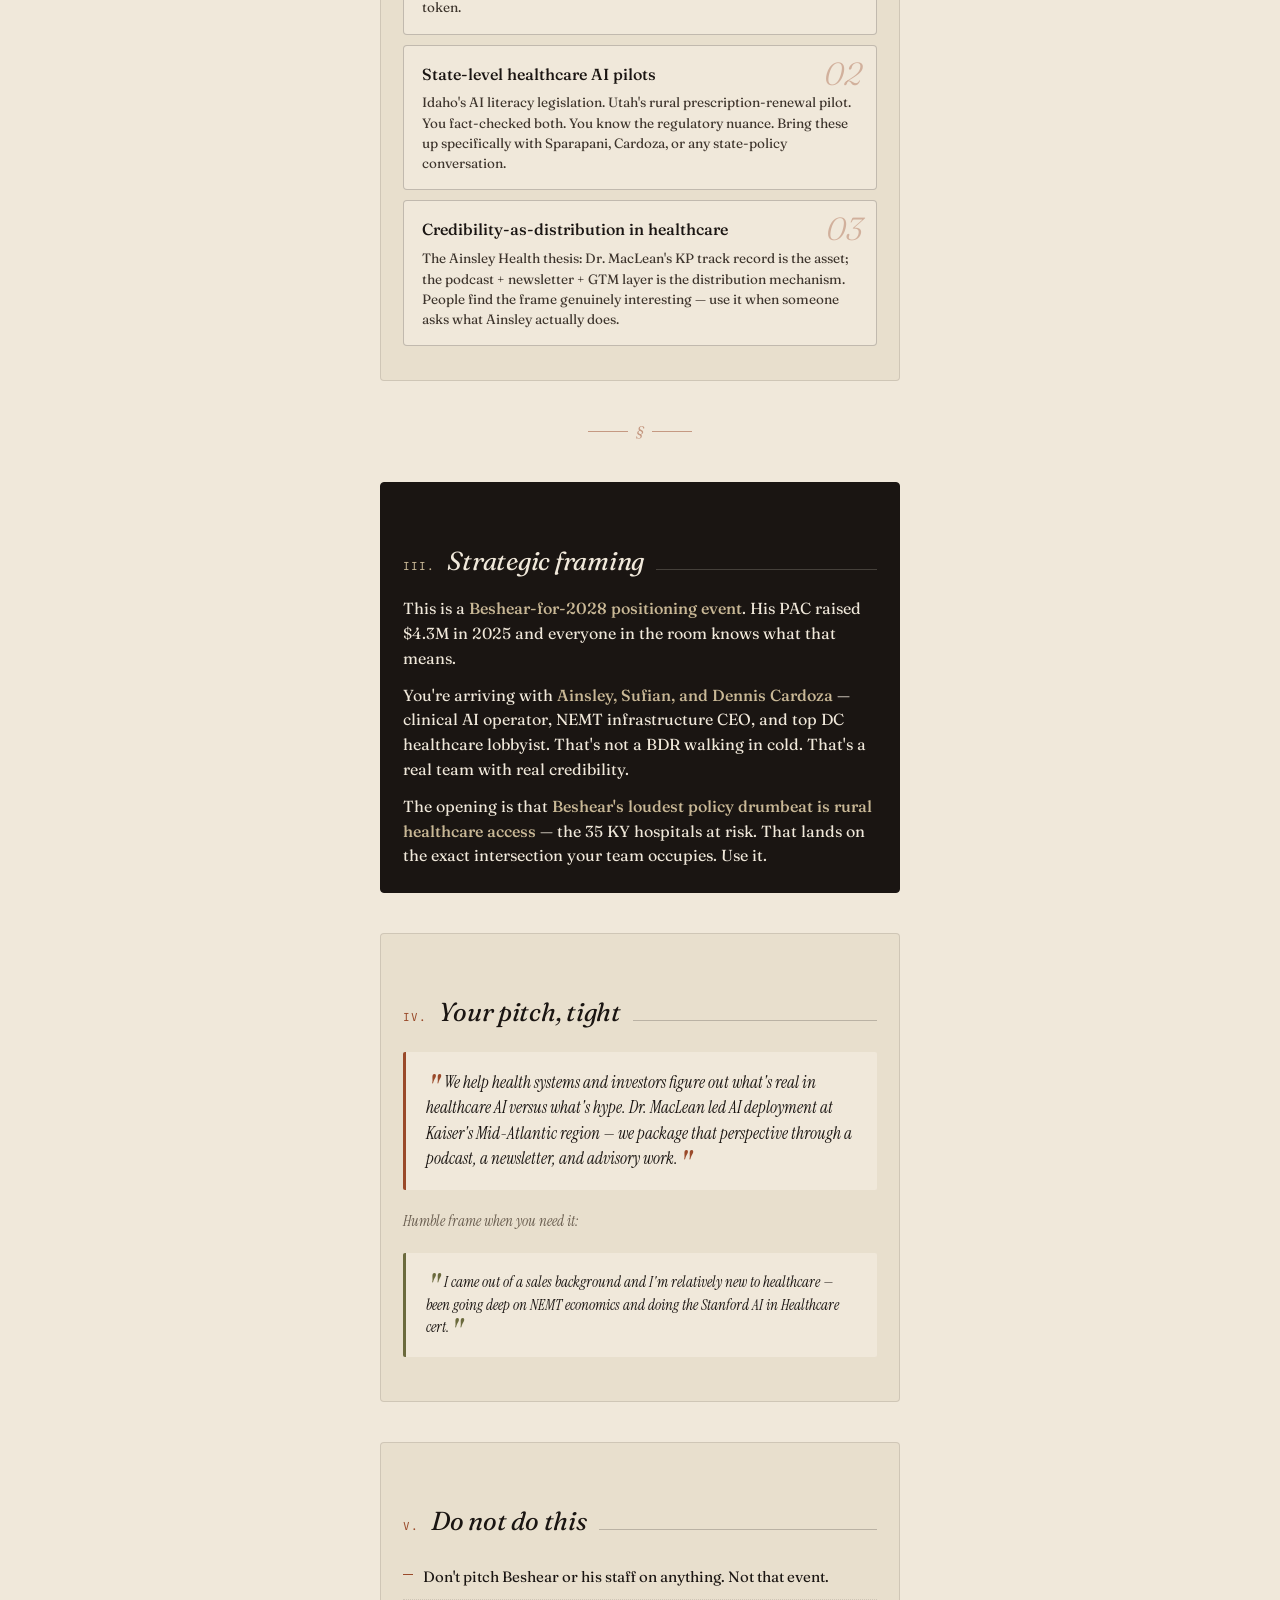
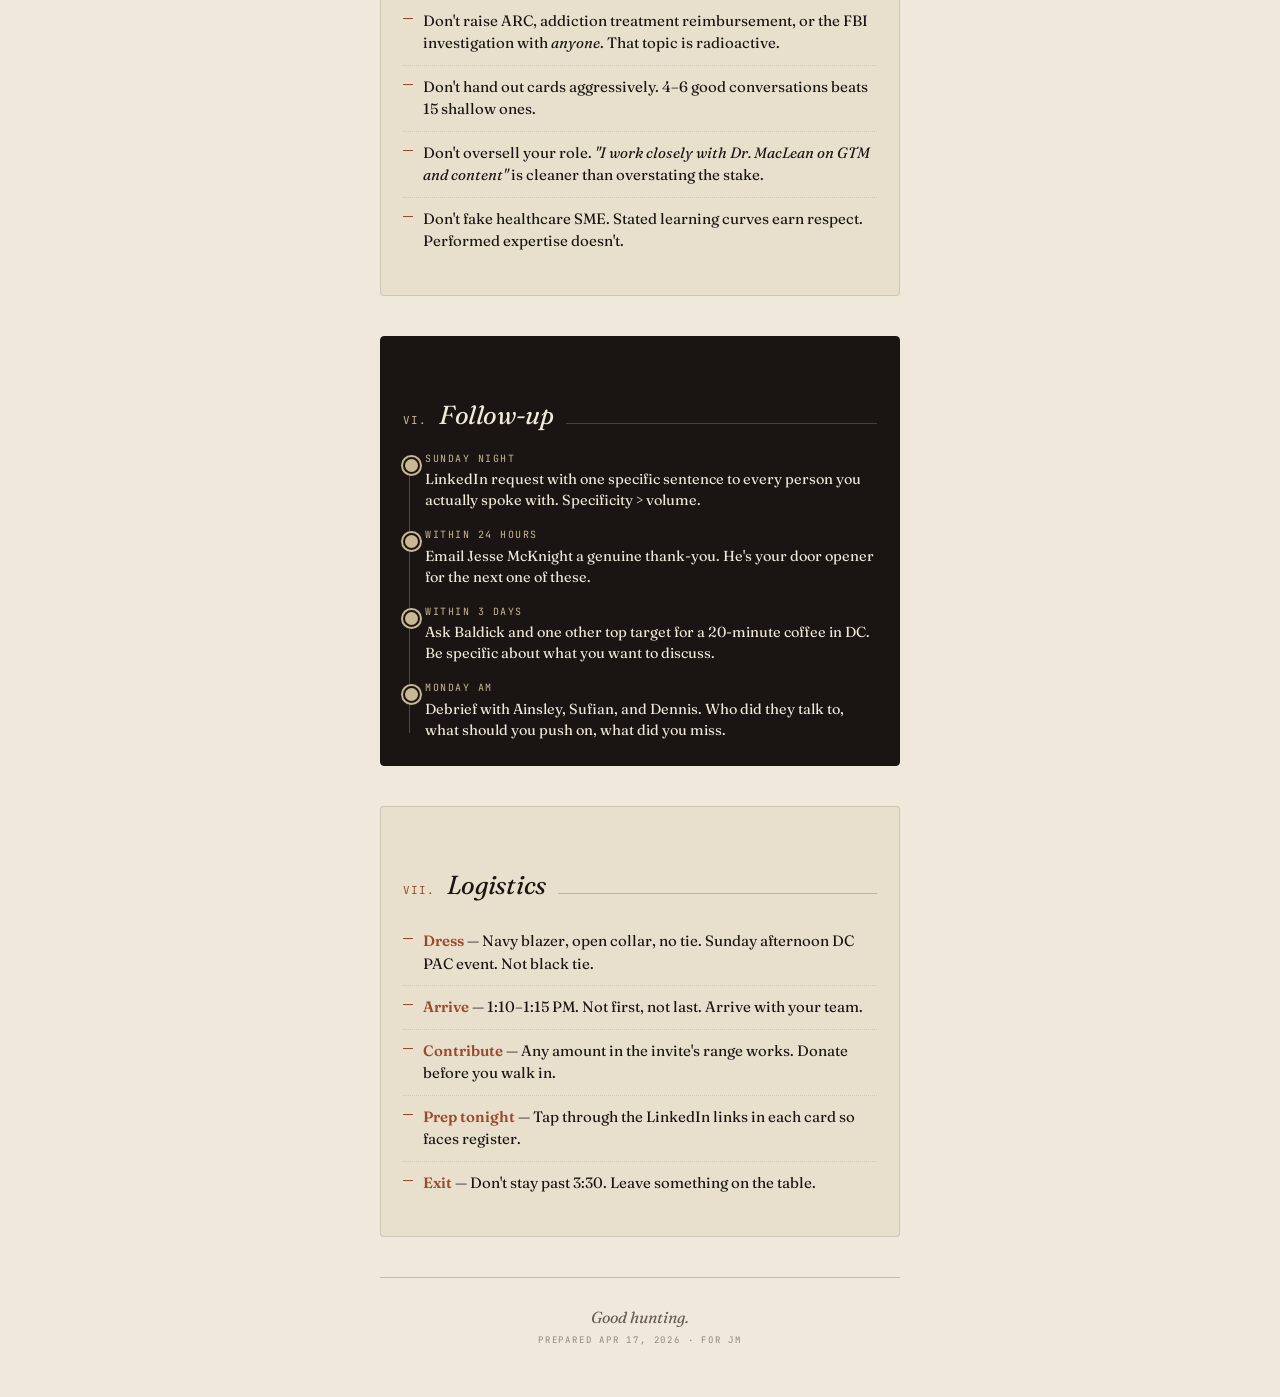
<file: briefing/index.html>
<!DOCTYPE html>
<html lang="en">
<head>
<meta charset="UTF-8">
<meta name="viewport" content="width=device-width, initial-scale=1.0, maximum-scale=1.0, user-scalable=no">
<title>Beshear Fundraiser · Brief</title>
<link rel="preconnect" href="https://fonts.googleapis.com">
<link rel="preconnect" href="https://fonts.gstatic.com" crossorigin>
<link href="https://fonts.googleapis.com/css2?family=Fraunces:ital,opsz,wght@0,9..144,300..900;1,9..144,300..900&family=Instrument+Serif:ital@0;1&family=JetBrains+Mono:wght@400;500&display=swap" rel="stylesheet">
<style>
:root {
  --paper: #f0e8da;
  --paper-soft: #e8dfcd;
  --paper-edge: #ddd1ba;
  --ink: #1a1512;
  --ink-soft: #3d342c;
  --ink-muted: #6a5e50;
  --rust: #9a4a2a;
  --rust-deep: #7a3a20;
  --olive: #6b6a3d;
  --tan: #a88560;
  --brown-warn: #5a3828;
  --sand: #c9b896;
  --line: rgba(26, 21, 18, 0.12);
  --line-strong: rgba(26, 21, 18, 0.22);
}
* { margin: 0; padding: 0; box-sizing: border-box; -webkit-tap-highlight-color: transparent; }
html { scroll-behavior: smooth; }
body {
  background: var(--paper);
  color: var(--ink);
  font-family: 'Fraunces', Georgia, serif;
  font-weight: 400;
  line-height: 1.45;
  font-feature-settings: 'ss01', 'ss02';
  -webkit-font-smoothing: antialiased;
  overflow-x: hidden;
  position: relative;
}
body::before {
  content: ""; position: fixed; inset: 0;
  background-image:
    radial-gradient(circle at 20% 10%, rgba(154, 74, 42, 0.04) 0%, transparent 40%),
    radial-gradient(circle at 80% 60%, rgba(107, 106, 61, 0.05) 0%, transparent 50%);
  pointer-events: none; z-index: 0;
}
body::after {
  content: ""; position: fixed; inset: 0;
  background-image: url("data:image/svg+xml,%3Csvg viewBox='0 0 200 200' xmlns='http://www.w3.org/2000/svg'%3E%3Cfilter id='n'%3E%3CfeTurbulence type='fractalNoise' baseFrequency='0.9' numOctaves='3' stitchTiles='stitch'/%3E%3CfeColorMatrix values='0 0 0 0 0.1 0 0 0 0 0.08 0 0 0 0 0.07 0 0 0 0.06 0'/%3E%3C/filter%3E%3Crect width='100%25' height='100%25' filter='url(%23n)'/%3E%3C/svg%3E");
  opacity: 0.5; pointer-events: none; z-index: 1; mix-blend-mode: multiply;
}
.wrap { position: relative; z-index: 2; max-width: 560px; margin: 0 auto; padding: 0 20px; }

/* HEADER */
header { padding: 36px 0 24px; border-bottom: 1px solid var(--line-strong); position: relative; }
.eyebrow {
  font-family: 'JetBrains Mono', monospace; font-size: 10px; font-weight: 500;
  letter-spacing: 0.22em; text-transform: uppercase; color: var(--rust);
  margin-bottom: 20px; display: flex; align-items: center; gap: 10px;
}
.eyebrow::before, .eyebrow::after {
  content: ""; height: 1px; background: var(--rust); opacity: 0.5; flex: 0 0 18px;
}
.eyebrow::after { flex: 1; }
.title {
  font-family: 'Fraunces', serif; font-size: 52px; font-weight: 300;
  font-style: italic; line-height: 0.92; letter-spacing: -0.02em;
  color: var(--ink); margin-bottom: 14px;
}
.title em { font-style: normal; font-weight: 500; color: var(--rust); }
.meta {
  font-family: 'Instrument Serif', serif; font-size: 19px;
  line-height: 1.35; color: var(--ink-soft); font-style: italic; margin-bottom: 8px;
}
.meta-row {
  font-family: 'JetBrains Mono', monospace; font-size: 10.5px;
  letter-spacing: 0.15em; text-transform: uppercase; color: var(--ink-muted);
  display: flex; gap: 14px; flex-wrap: wrap; padding-top: 12px;
}
.meta-row span { display: flex; align-items: center; gap: 6px; }
.meta-row span::before {
  content: ""; width: 4px; height: 4px; border-radius: 50%;
  background: var(--tan); display: inline-block;
}

/* SECTION NAV */
.section-nav {
  position: sticky; top: 0; z-index: 10;
  background: var(--paper); padding: 14px 0 12px;
  margin: 0 -20px; padding-left: 20px; padding-right: 20px;
  border-bottom: 1px solid var(--line);
  backdrop-filter: blur(8px); -webkit-backdrop-filter: blur(8px);
}
.section-nav-inner {
  display: flex; gap: 6px; overflow-x: auto;
  scrollbar-width: none; -ms-overflow-style: none;
}
.section-nav-inner::-webkit-scrollbar { display: none; }
.section-nav a {
  flex-shrink: 0;
  font-family: 'JetBrains Mono', monospace;
  font-size: 10px; letter-spacing: 0.15em; text-transform: uppercase;
  color: var(--ink-soft); text-decoration: none;
  padding: 7px 12px; border: 1px solid var(--line-strong);
  border-radius: 100px; transition: all 0.2s ease;
}
.section-nav a:active { background: var(--ink); color: var(--paper); }

/* FILTERS */
.filters-wrap { padding: 28px 0 18px; }
.filters-label {
  font-family: 'JetBrains Mono', monospace; font-size: 9.5px;
  letter-spacing: 0.2em; text-transform: uppercase;
  color: var(--ink-muted); margin-bottom: 12px;
}
.filters { display: flex; flex-wrap: wrap; gap: 6px; }
.filter {
  font-family: 'Fraunces', serif; font-size: 14px; font-weight: 400;
  padding: 8px 14px; background: transparent; color: var(--ink-soft);
  border: 1px solid var(--line-strong); border-radius: 100px;
  cursor: pointer; transition: all 0.2s ease; font-style: italic;
}
.filter.active { background: var(--ink); color: var(--paper); border-color: var(--ink); }
.filter .count {
  font-family: 'JetBrains Mono', monospace;
  font-size: 10px; font-style: normal; margin-left: 5px; opacity: 0.6;
}

/* SECTION TITLE */
.section-title { margin: 36px 0 16px; display: flex; align-items: baseline; gap: 12px; }
.section-title .num {
  font-family: 'JetBrains Mono', monospace;
  font-size: 11px; color: var(--rust); letter-spacing: 0.1em;
}
.section-title .label {
  font-family: 'Fraunces', serif; font-size: 26px; font-weight: 400;
  font-style: italic; color: var(--ink); letter-spacing: -0.01em;
}
.section-title .rule { flex: 1; height: 1px; background: var(--line-strong); }

/* PERSON CARD */
.cards { display: flex; flex-direction: column; gap: 10px; }
.card {
  background: var(--paper-soft);
  border: 1px solid var(--line);
  border-radius: 4px; overflow: hidden;
  transition: all 0.25s ease; position: relative;
}
.card.hidden { display: none; }
.card.priority { border-left: 3px solid var(--rust); }
.card.connect  { border-left: 3px solid var(--olive); }
.card.anchor   { border-left: 3px solid var(--tan); }
.card.caution  { border-left: 3px solid var(--brown-warn); }
.card.vip      { border-left: 3px solid var(--ink); background: var(--paper-edge); }

.card-head {
  padding: 14px;
  display: grid; grid-template-columns: auto 1fr auto;
  gap: 12px; align-items: center;
  cursor: pointer; user-select: none;
}

/* MONOGRAM AVATAR */
.avatar {
  width: 46px; height: 46px;
  border-radius: 50%;
  display: flex; align-items: center; justify-content: center;
  font-family: 'Fraunces', serif;
  font-weight: 500; font-size: 15px; letter-spacing: 0.02em;
  flex-shrink: 0; position: relative;
  border: 1px solid rgba(0,0,0,0.06);
}
.card.priority .avatar { background: var(--rust); color: var(--paper); }
.card.connect .avatar  { background: var(--olive); color: var(--paper); }
.card.anchor .avatar   { background: var(--tan); color: var(--ink); }
.card.caution .avatar  { background: var(--brown-warn); color: var(--paper); }
.card.vip .avatar      { background: var(--ink); color: var(--paper); }

.avatar::after {
  content: ""; position: absolute; inset: -3px;
  border-radius: 50%;
  border: 1px dashed rgba(0,0,0,0.18);
  pointer-events: none; opacity: 0;
  transition: opacity 0.3s ease;
}
.card.open .avatar::after { opacity: 1; }

.card-main { min-width: 0; }
.card-name {
  font-family: 'Fraunces', serif; font-size: 17.5px;
  font-weight: 500; line-height: 1.1;
  letter-spacing: -0.015em;
  color: var(--ink); margin-bottom: 3px;
}
.card-role {
  font-family: 'Instrument Serif', serif;
  font-size: 13.5px; font-style: italic;
  line-height: 1.3; color: var(--ink-soft);
  overflow: hidden;
  display: -webkit-box;
  -webkit-line-clamp: 2; -webkit-box-orient: vertical;
}

.card-right {
  display: flex; flex-direction: column;
  align-items: flex-end; gap: 8px; flex-shrink: 0;
}
.card-tag {
  font-family: 'JetBrains Mono', monospace;
  font-size: 8.5px; letter-spacing: 0.14em;
  text-transform: uppercase;
  padding: 4px 7px; border-radius: 3px;
  white-space: nowrap; font-weight: 500;
}
.card.priority .card-tag { background: var(--rust); color: var(--paper); }
.card.connect .card-tag  { background: var(--olive); color: var(--paper); }
.card.anchor .card-tag   { background: var(--tan); color: var(--ink); }
.card.caution .card-tag  { background: var(--brown-warn); color: var(--paper); }
.card.vip .card-tag      { background: var(--ink); color: var(--paper); }

.card-chevron {
  opacity: 0.35;
  transition: transform 0.3s ease, opacity 0.3s ease;
  display: flex; align-items: center; justify-content: center;
  width: 18px;
}
.card.open .card-chevron { transform: rotate(180deg); opacity: 0.7; }
.card-chevron svg { width: 12px; height: 12px; }

.card-body { max-height: 0; overflow: hidden; transition: max-height 0.4s ease; }
.card.open .card-body { max-height: 1200px; }
.card-body-inner {
  padding: 14px 18px 18px;
  border-top: 1px dashed var(--line-strong);
  margin: 2px 14px 0;
}
.why {
  font-family: 'Fraunces', serif; font-size: 15px;
  line-height: 1.5; color: var(--ink);
  margin-bottom: 14px; font-weight: 400;
}
.card-detail { margin-top: 12px; }
.card-detail-label {
  font-family: 'JetBrains Mono', monospace;
  font-size: 9.5px; letter-spacing: 0.18em;
  text-transform: uppercase; color: var(--rust);
  margin-bottom: 5px; font-weight: 500;
}
.card.connect .card-detail-label { color: var(--olive); }
.card.anchor .card-detail-label  { color: var(--tan); }
.card.caution .card-detail-label { color: var(--brown-warn); }
.card.vip .card-detail-label     { color: var(--ink); }
.card-detail-text {
  font-family: 'Fraunces', serif; font-size: 14px;
  line-height: 1.5; color: var(--ink-soft); font-weight: 400;
}
.card-detail-text em { color: var(--rust); font-style: italic; }

.linkedin-btn {
  display: inline-flex; align-items: center; gap: 7px;
  margin-top: 14px; padding: 9px 14px;
  background: var(--ink); color: var(--paper);
  font-family: 'JetBrains Mono', monospace;
  font-size: 10px; letter-spacing: 0.15em;
  text-transform: uppercase; text-decoration: none;
  border-radius: 3px; transition: opacity 0.2s ease;
}
.linkedin-btn:active { opacity: 0.7; }
.linkedin-btn svg { width: 12px; height: 12px; }

/* NARRATIVE */
.narrative {
  margin: 40px 0; padding: 24px 22px;
  background: var(--paper-soft);
  border-radius: 4px; border: 1px solid var(--line);
  position: relative;
}
.narrative.dark {
  background: var(--ink); color: var(--paper);
  border-color: var(--ink);
}
.narrative.dark .section-title .label { color: var(--paper); }
.narrative.dark .section-title .num { color: var(--sand); }
.narrative.dark .section-title .rule { background: rgba(240, 232, 218, 0.2); }

.narrative-body {
  font-family: 'Fraunces', serif; font-size: 16px;
  line-height: 1.55; color: var(--ink);
}
.narrative.dark .narrative-body { color: var(--paper); }
.narrative-body p { margin-bottom: 12px; }
.narrative-body p:last-child { margin-bottom: 0; }
.narrative-body strong { font-weight: 600; color: var(--rust); }
.narrative.dark .narrative-body strong { color: var(--sand); font-weight: 500; }

.sub-h {
  font-family: 'Fraunces', serif; font-style: italic;
  font-size: 20px; margin: 28px 0 12px;
  color: var(--ink); font-weight: 400;
}

.bullet-list { list-style: none; margin: 8px 0; }
.bullet-list li {
  padding: 10px 0 10px 20px;
  border-bottom: 1px dotted var(--line);
  position: relative;
  font-family: 'Fraunces', serif;
  font-size: 15px; line-height: 1.5;
}
.bullet-list li:last-child { border-bottom: none; }
.bullet-list li::before {
  content: ""; position: absolute;
  left: 0; top: 18px; width: 10px; height: 1px;
  background: var(--rust);
}
.narrative.dark .bullet-list li { border-bottom-color: rgba(240, 232, 218, 0.15); }
.narrative.dark .bullet-list li::before { background: var(--sand); }

/* PITCH */
.pitch {
  margin: 20px 0; padding: 18px 20px;
  background: var(--paper);
  border-left: 3px solid var(--rust);
  border-radius: 2px;
  font-family: 'Instrument Serif', serif;
  font-style: italic; font-size: 17px;
  line-height: 1.5; color: var(--ink);
}
.pitch .quote-mark {
  font-size: 38px; color: var(--rust);
  line-height: 0; position: relative;
  top: 14px; margin-right: 4px;
}

/* GLOSSARY */
.glossary-group { margin-bottom: 22px; }
.glossary-group:last-child { margin-bottom: 0; }
.glossary-header {
  font-family: 'JetBrains Mono', monospace;
  font-size: 9.5px; letter-spacing: 0.2em;
  text-transform: uppercase; color: var(--rust);
  margin-bottom: 10px;
  display: flex; align-items: center; gap: 8px;
}
.glossary-header::after {
  content: ""; flex: 1; height: 1px; background: var(--line-strong);
}
.glossary-item { padding: 10px 0; border-bottom: 1px dotted var(--line); }
.glossary-item:last-child { border-bottom: none; }
.gloss-term {
  font-family: 'Fraunces', serif; font-size: 15.5px;
  font-weight: 500; color: var(--ink);
  margin-bottom: 3px;
  display: flex; align-items: baseline;
  gap: 8px; flex-wrap: wrap;
}
.gloss-term .abbr {
  font-family: 'JetBrains Mono', monospace;
  font-size: 10px; color: var(--rust);
  letter-spacing: 0.1em; font-weight: 500;
}
.gloss-def {
  font-family: 'Fraunces', serif; font-size: 14px;
  line-height: 1.5; color: var(--ink-soft); font-weight: 400;
}

/* PRIMER */
.primer {
  background: var(--paper);
  border: 1px solid var(--line-strong);
  border-radius: 4px;
  padding: 18px 20px; margin: 18px 0;
}
.primer p {
  font-family: 'Fraunces', serif; font-size: 14.5px;
  line-height: 1.55; margin-bottom: 10px; color: var(--ink-soft);
}
.primer p:last-child { margin-bottom: 0; }
.primer p strong { color: var(--ink); font-weight: 600; }

/* QUESTIONS */
.q-block {
  margin-bottom: 16px;
  padding-left: 14px;
  border-left: 2px solid var(--olive);
}
.q-who {
  font-family: 'JetBrains Mono', monospace;
  font-size: 9.5px; letter-spacing: 0.18em;
  text-transform: uppercase; color: var(--olive);
  margin-bottom: 6px; font-weight: 500;
}
.q-list {
  font-family: 'Instrument Serif', serif;
  font-style: italic; font-size: 15px;
  line-height: 1.5; color: var(--ink);
}
.q-list p {
  margin-bottom: 8px;
  padding-left: 14px;
  position: relative;
}
.q-list p:last-child { margin-bottom: 0; }
.q-list p::before {
  content: "\201C";
  position: absolute; left: 0;
  color: var(--rust); font-size: 20px;
  line-height: 1; top: 0;
}

/* EDGE */
.edge-card {
  background: var(--paper);
  border: 1px solid var(--line-strong);
  border-radius: 4px;
  padding: 16px 18px; margin-bottom: 10px;
  position: relative;
}
.edge-num {
  position: absolute; top: 12px; right: 14px;
  font-family: 'Fraunces', serif;
  font-size: 32px; font-style: italic;
  color: var(--rust); opacity: 0.35;
  line-height: 1; font-weight: 300;
}
.edge-title {
  font-family: 'Fraunces', serif;
  font-size: 16px; font-weight: 500;
  color: var(--ink); margin-bottom: 6px;
  padding-right: 40px;
}
.edge-desc {
  font-family: 'Fraunces', serif;
  font-size: 13.5px; line-height: 1.5;
  color: var(--ink-soft);
}

/* TIMELINE */
.timeline {
  margin-top: 16px; position: relative; padding-left: 22px;
}
.timeline::before {
  content: ""; position: absolute;
  left: 6px; top: 8px; bottom: 8px;
  width: 1px; background: rgba(240, 232, 218, 0.25);
}
.narrative:not(.dark) .timeline::before { background: var(--line-strong); }
.timeline-item { position: relative; padding-bottom: 16px; }
.timeline-item:last-child { padding-bottom: 0; }
.timeline-item::before {
  content: ""; position: absolute;
  left: -22px; top: 6px;
  width: 13px; height: 13px;
  border-radius: 50%;
  background: var(--sand); border: 2px solid var(--ink);
  box-shadow: 0 0 0 2px var(--sand);
}
.narrative:not(.dark) .timeline-item::before {
  background: var(--paper); border-color: var(--rust);
  box-shadow: 0 0 0 2px var(--paper);
}
.timeline-when {
  font-family: 'JetBrains Mono', monospace;
  font-size: 10px; letter-spacing: 0.15em;
  text-transform: uppercase; color: var(--sand);
  margin-bottom: 3px;
}
.narrative:not(.dark) .timeline-when { color: var(--rust); }
.timeline-what {
  font-family: 'Fraunces', serif; font-size: 14.5px; line-height: 1.45;
}

/* FLOURISH */
.flourish {
  display: flex; align-items: center; gap: 8px;
  margin: 32px 0; justify-content: center;
  color: var(--rust); opacity: 0.5;
}
.flourish::before, .flourish::after {
  content: ""; height: 1px;
  background: currentColor; flex: 0 0 40px;
}
.flourish-mark {
  font-family: 'Fraunces', serif; font-style: italic; font-size: 14px;
}

/* FOOTER */
footer {
  margin-top: 40px; padding: 28px 0 50px;
  border-top: 1px solid var(--line-strong);
  text-align: center;
}
.footer-mark {
  font-family: 'Fraunces', serif; font-style: italic;
  font-size: 16px; color: var(--ink-muted); margin-bottom: 4px;
}
.footer-meta {
  font-family: 'JetBrains Mono', monospace;
  font-size: 9px; letter-spacing: 0.2em;
  text-transform: uppercase; color: var(--ink-muted); opacity: 0.7;
}

@media (max-width: 380px) {
  .title { font-size: 44px; }
  .wrap { padding: 0 16px; }
  .avatar { width: 42px; height: 42px; font-size: 14px; }
  .card-name { font-size: 16px; }
  .card-role { font-size: 12.5px; }
  .narrative { padding: 20px 18px; }
}
</style>
</head>
<body>
<div class="wrap">

<header>
  <div class="eyebrow">Confidential · Event Brief</div>
  <h1 class="title">In This <em>Together</em></h1>
  <div class="meta">Fundraiser with Governor Andy Beshear &nbsp;·&nbsp; Commonwealth of Kentucky</div>
  <div class="meta-row">
    <span>Sun · Apr 19</span>
    <span>1:00 PM ET</span>
    <span>Washington, DC</span>
  </div>
</header>

<nav class="section-nav">
  <div class="section-nav-inner">
    <a href="#people">The Room</a>
    <a href="#prep">Before Sunday</a>
    <a href="#strategy">Strategy</a>
    <a href="#pitch">Your Pitch</a>
    <a href="#avoid">Avoid</a>
    <a href="#followup">Follow-up</a>
    <a href="#logistics">Logistics</a>
  </div>
</nav>

<section id="people">
  <div class="filters-wrap">
    <div class="filters-label">Filter the room</div>
    <div class="filters">
      <button class="filter active" data-f="all">All <span class="count">16</span></button>
      <button class="filter" data-f="priority">Top targets <span class="count">3</span></button>
      <button class="filter" data-f="connect">Worth the convo <span class="count">5</span></button>
      <button class="filter" data-f="anchor">Your team <span class="count">6</span></button>
      <button class="filter" data-f="caution">Handle w/ care <span class="count">1</span></button>
      <button class="filter" data-f="vip">Guest of honor <span class="count">1</span></button>
    </div>
  </div>

  <div class="section-title">
    <span class="num">I.</span>
    <span class="label">The room</span>
    <span class="rule"></span>
  </div>

  <div class="cards" id="cards"></div>
</section>

<div class="flourish"><span class="flourish-mark">§</span></div>

<!-- BEFORE SUNDAY -->
<section id="prep" class="narrative">
  <div class="section-title">
    <span class="num">II.</span>
    <span class="label">Before Sunday</span>
    <span class="rule"></span>
  </div>
  <div class="narrative-body">
    <p>You're walking in with <strong>Ainsley, Sufian, and Dennis Cardoza</strong> — which means you don't have to manufacture credibility. Dennis is a top-ten DC healthcare lobbyist. Ainsley is the clinical-AI operator. Sufian owns the NEMT infrastructure play. Your job is to <em>be fluent enough</em> to follow any conversation they wander into, and <em>curious enough</em> that people want you in the next one.</p>
    <p>What follows is the surface area.</p>

    <h3 class="sub-h">Keywords you should recognize</h3>

    <div class="glossary-group">
      <div class="glossary-header">Healthcare AI</div>
      <div class="glossary-item">
        <div class="gloss-term">Ambient scribe</div>
        <div class="gloss-def">AI that records doctor-patient visits and drafts the clinical note. Abridge, Nuance DAX, Suki are the names. KP's large deployment was led by Ainsley.</div>
      </div>
      <div class="glossary-item">
        <div class="gloss-term">SaMD <span class="abbr">Software as a Medical Device</span></div>
        <div class="gloss-def">FDA's regulatory pathway for software that functions as a medical device. Matters for any clinical-decision AI that touches diagnosis or treatment.</div>
      </div>
      <div class="glossary-item">
        <div class="gloss-term">Red Zone AI Agent™</div>
        <div class="gloss-def">Ainsley's coined framework — the last 20 yards of AI deployment where strategy meets clinical workflow reality. Use this term when her thesis comes up.</div>
      </div>
      <div class="glossary-item">
        <div class="gloss-term">RAG <span class="abbr">Retrieval-Augmented Generation</span></div>
        <div class="gloss-def">LLMs grounded in source docs rather than pure generation. The primary way healthcare AI reduces hallucination risk.</div>
      </div>
      <div class="glossary-item">
        <div class="gloss-term">PHI <span class="abbr">Protected Health Information</span></div>
        <div class="gloss-def">The data HIPAA governs. The biggest friction point for healthcare AI training and deployment. Know this cold.</div>
      </div>
    </div>

    <div class="glossary-group">
      <div class="glossary-header">NEMT · Kinetik's World</div>
      <div class="glossary-item">
        <div class="gloss-term">NEMT <span class="abbr">Non-Emergency Medical Transportation</span></div>
        <div class="gloss-def">Medicaid-covered rides to dialysis, doctor visits, pharmacy. Billions in federal spend. Kinetik sits in the data/payments layer.</div>
      </div>
      <div class="glossary-item">
        <div class="gloss-term">Broker model</div>
        <div class="gloss-def">Modivcare, MTM, Access2Care contract with state Medicaid plans (MCOs), then dispatch to transportation providers. Legacy model Kinetik modernizes.</div>
      </div>
      <div class="glossary-item">
        <div class="gloss-term">MCO <span class="abbr">Managed Care Organization</span></div>
        <div class="gloss-def">The private insurer running a state's Medicaid plan. Anthem, Humana, Centene, Molina. They're who Kinetik ultimately serves.</div>
      </div>
      <div class="glossary-item">
        <div class="gloss-term">Tier rates</div>
        <div class="gloss-def">Payment tiers by ride type: ambulatory → wheelchair van (WAV) → stretcher. Each tier has different unit economics. WAV is where the margin math gets interesting.</div>
      </div>
      <div class="glossary-item">
        <div class="gloss-term">Fraud enforcement</div>
        <div class="gloss-def">Live issue. Fabricated or overbilled trips. 2024–25 saw ramped-up state and federal enforcement, which reshaped the competitive landscape.</div>
      </div>
    </div>

    <div class="glossary-group">
      <div class="glossary-header">Policy · Rural Health</div>
      <div class="glossary-item">
        <div class="gloss-term">1115 waiver</div>
        <div class="gloss-def">A state's permission slip from CMS to experiment with Medicaid rules. Every big state reform uses one.</div>
      </div>
      <div class="glossary-item">
        <div class="gloss-term">340B</div>
        <div class="gloss-def">Federal program forcing drug-maker discounts for safety-net hospitals. Politically charged; rural hospitals depend on it.</div>
      </div>
      <div class="glossary-item">
        <div class="gloss-term">REH <span class="abbr">Rural Emergency Hospital</span></div>
        <div class="gloss-def">2023 CMS designation — a small hospital keeps its ER and outpatient, sheds inpatient, gets enhanced Medicare reimbursement. A real option for some of Beshear's 35.</div>
      </div>
      <div class="glossary-item">
        <div class="gloss-term">CAH <span class="abbr">Critical Access Hospital</span></div>
        <div class="gloss-def">Rural hospital with under 25 beds, reimbursed on a cost-plus basis by Medicare. The traditional rural survival mechanism.</div>
      </div>
      <div class="glossary-item">
        <div class="gloss-term">Medicaid unwinding</div>
        <div class="gloss-def">The post-COVID redetermination wave that kicked millions off Medicaid rolls in 2023–24. Still reverberating in MCO enrollment.</div>
      </div>
      <div class="glossary-item">
        <div class="gloss-term">CMMI</div>
        <div class="gloss-def">Center for Medicare &amp; Medicaid Innovation. Runs value-based care pilots. Where most "new model" experimentation lives.</div>
      </div>
    </div>

    <div class="glossary-group">
      <div class="glossary-header">Political · Who Runs What</div>
      <div class="glossary-item">
        <div class="gloss-term">ITT <span class="abbr">In This Together PAC</span></div>
        <div class="gloss-def">Beshear's leadership PAC. Raised $4.3M in 2025. Super PAC + 501(c)(4) combo. Widely read as presidential prep.</div>
      </div>
      <div class="glossary-item">
        <div class="gloss-term">DGA <span class="abbr">Democratic Governors Association</span></div>
        <div class="gloss-def">The party's governor-recruitment and support org. Beshear is 2026 chair — a platform-maker for the national stage.</div>
      </div>
      <div class="glossary-item">
        <div class="gloss-term">Eric Hyers</div>
        <div class="gloss-def">Beshear's longtime strategist. Ran both gubernatorial campaigns and runs ITT now. Not on the host committee, but the name to know if it comes up.</div>
      </div>
      <div class="glossary-item">
        <div class="gloss-term">The 2028 field</div>
        <div class="gloss-def">Beshear, Newsom (CA), Shapiro (PA), Pritzker (IL), Whitmer (MI), Klobuchar (MN) — names most mentioned. Beshear's lane is "red-state moderate who wins."</div>
      </div>
      <div class="glossary-item">
        <div class="gloss-term">Public affairs ≠ lobbying</div>
        <div class="gloss-def">Lobbying directly asks lawmakers for outcomes. Public affairs builds the coalitions and narratives that make those asks land. Baldick's HPS and Ainsley Health both live in public affairs.</div>
      </div>
    </div>

    <h3 class="sub-h">Beshear in 90 seconds</h3>
    <div class="primer">
      <p><strong>The man.</strong> Andy Beshear, 48. Son of former KY Gov. Steve Beshear. Former KY Attorney General. Won governor 2019 by 0.4%, reelected 2023 by 5% against Trump-endorsed Daniel Cameron in a state Trump won by 26.</p>
      <p><strong>The brand.</strong> Red-state Democrat. Faith-forward. Crisis-tested (2021 tornadoes, 2022 floods, COVID). Signed Medicaid expansion protections. Blocked school choice legislation. Restored voting rights to 180k Kentuckians with nonviolent felonies.</p>
      <p><strong>The play.</strong> 2028 is the subtext of every Beshear event right now. ITT PAC is the fundraising shell. DGA chairmanship is the national stage. His through-line is "empathy + competence" — positioning as the anti-chaos candidate.</p>
      <p><strong>The policy drumbeat.</strong> Rural healthcare — 35 KY hospitals at risk of closure, which he blames on tariffs and federal cuts. This is the live wire in the room.</p>
    </div>

    <h3 class="sub-h">Questions to ask</h3>

    <div class="q-block">
      <div class="q-who">If you get Beshear for 30 seconds</div>
      <div class="q-list">
        <p>Governor, thank you for the focus on rural hospitals — what's the one federal policy change that would matter most?</p>
      </div>
    </div>

    <div class="q-block">
      <div class="q-who">For Baldick (public affairs)</div>
      <div class="q-list">
        <p>How has the playbook for healthcare issue campaigns changed since the 2010 ACA fight?</p>
        <p>Where do creators and content platforms fit into modern coalition strategy?</p>
      </div>
    </div>

    <div class="q-block">
      <div class="q-who">For O'Keefe (capital × politics)</div>
      <div class="q-list">
        <p>How does Paladin think about regulatory risk when evaluating healthcare infrastructure bets?</p>
        <p>What's changed in how Dem donors build long-term relationships with candidates?</p>
      </div>
    </div>

    <div class="q-block">
      <div class="q-who">For Bhatraju (peer founder)</div>
      <div class="q-list">
        <p>When you were scaling Arcadia, did you see policy as a moat or a drag?</p>
        <p>What's your read on building data infrastructure in regulated industries right now?</p>
      </div>
    </div>

    <div class="q-block">
      <div class="q-who">For Sparapani (AI policy)</div>
      <div class="q-list">
        <p>Is state-level AI regulation going to preempt federal, or set the template?</p>
        <p>How do you see HIPAA evolving to handle AI training data specifically?</p>
      </div>
    </div>

    <div class="q-block">
      <div class="q-who">For Cauley (KY politics)</div>
      <div class="q-list">
        <p>What are you seeing in Eastern KY on healthcare access that isn't in the national conversation?</p>
      </div>
    </div>

    <h3 class="sub-h">Three things you can actually teach</h3>
    <p style="font-size: 14.5px; color: var(--ink-muted); font-style: italic; margin-bottom: 16px;">You're not only learning. You also have niches. Know them so you can bring something when the moment comes.</p>

    <div class="edge-card">
      <div class="edge-num">01</div>
      <div class="edge-title">NEMT economics &amp; fraud enforcement</div>
      <div class="edge-desc">You've been studying wheelchair van tier pricing, MCO contracting, and the 2024–25 enforcement wave. Most lobbyists and operators in this room don't know the unit economics. Carry this as your expertise token.</div>
    </div>
    <div class="edge-card">
      <div class="edge-num">02</div>
      <div class="edge-title">State-level healthcare AI pilots</div>
      <div class="edge-desc">Idaho's AI literacy legislation. Utah's rural prescription-renewal pilot. You fact-checked both. You know the regulatory nuance. Bring these up specifically with Sparapani, Cardoza, or any state-policy conversation.</div>
    </div>
    <div class="edge-card">
      <div class="edge-num">03</div>
      <div class="edge-title">Credibility-as-distribution in healthcare</div>
      <div class="edge-desc">The Ainsley Health thesis: Dr. MacLean's KP track record is the asset; the podcast + newsletter + GTM layer is the distribution mechanism. People find the frame genuinely interesting — use it when someone asks what Ainsley actually does.</div>
    </div>
  </div>
</section>

<div class="flourish"><span class="flourish-mark">§</span></div>

<section id="strategy" class="narrative dark">
  <div class="section-title">
    <span class="num">III.</span>
    <span class="label">Strategic framing</span>
    <span class="rule"></span>
  </div>
  <div class="narrative-body">
    <p>This is a <strong>Beshear-for-2028 positioning event</strong>. His PAC raised $4.3M in 2025 and everyone in the room knows what that means.</p>
    <p>You're arriving with <strong>Ainsley, Sufian, and Dennis Cardoza</strong> — clinical AI operator, NEMT infrastructure CEO, and top DC healthcare lobbyist. That's not a BDR walking in cold. That's a real team with real credibility.</p>
    <p>The opening is that <strong>Beshear's loudest policy drumbeat is rural healthcare access</strong> — the 35 KY hospitals at risk. That lands on the exact intersection your team occupies. Use it.</p>
  </div>
</section>

<section id="pitch" class="narrative">
  <div class="section-title">
    <span class="num">IV.</span>
    <span class="label">Your pitch, tight</span>
    <span class="rule"></span>
  </div>
  <div class="narrative-body">
    <div class="pitch">
      <span class="quote-mark">"</span>We help health systems and investors figure out what's real in healthcare AI versus what's hype. Dr. MacLean led AI deployment at Kaiser's Mid-Atlantic region — we package that perspective through a podcast, a newsletter, and advisory work.<span class="quote-mark">"</span>
    </div>
    <p style="font-family: 'Instrument Serif', serif; font-style: italic; font-size: 15px; color: var(--ink-muted); margin-top: 14px;">Humble frame when you need it:</p>
    <div class="pitch" style="border-left-color: var(--olive); font-size: 15px;">
      <span class="quote-mark" style="color: var(--olive);">"</span>I came out of a sales background and I'm relatively new to healthcare — been going deep on NEMT economics and doing the Stanford AI in Healthcare cert.<span class="quote-mark" style="color: var(--olive);">"</span>
    </div>
  </div>
</section>

<section id="avoid" class="narrative">
  <div class="section-title">
    <span class="num">V.</span>
    <span class="label">Do not do this</span>
    <span class="rule"></span>
  </div>
  <div class="narrative-body">
    <ul class="bullet-list">
      <li>Don't pitch Beshear or his staff on anything. Not that event.</li>
      <li>Don't raise ARC, addiction treatment reimbursement, or the FBI investigation with <em>anyone</em>. That topic is radioactive.</li>
      <li>Don't hand out cards aggressively. 4–6 good conversations beats 15 shallow ones.</li>
      <li>Don't oversell your role. <em>"I work closely with Dr. MacLean on GTM and content"</em> is cleaner than overstating the stake.</li>
      <li>Don't fake healthcare SME. Stated learning curves earn respect. Performed expertise doesn't.</li>
    </ul>
  </div>
</section>

<section id="followup" class="narrative dark">
  <div class="section-title">
    <span class="num">VI.</span>
    <span class="label">Follow-up</span>
    <span class="rule"></span>
  </div>
  <div class="narrative-body">
    <div class="timeline">
      <div class="timeline-item">
        <div class="timeline-when">Sunday night</div>
        <div class="timeline-what">LinkedIn request with one specific sentence to every person you actually spoke with. Specificity &gt; volume.</div>
      </div>
      <div class="timeline-item">
        <div class="timeline-when">Within 24 hours</div>
        <div class="timeline-what">Email Jesse McKnight a genuine thank-you. He's your door opener for the next one of these.</div>
      </div>
      <div class="timeline-item">
        <div class="timeline-when">Within 3 days</div>
        <div class="timeline-what">Ask Baldick and one other top target for a 20-minute coffee in DC. Be specific about what you want to discuss.</div>
      </div>
      <div class="timeline-item">
        <div class="timeline-when">Monday AM</div>
        <div class="timeline-what">Debrief with Ainsley, Sufian, and Dennis. Who did they talk to, what should you push on, what did you miss.</div>
      </div>
    </div>
  </div>
</section>

<section id="logistics" class="narrative">
  <div class="section-title">
    <span class="num">VII.</span>
    <span class="label">Logistics</span>
    <span class="rule"></span>
  </div>
  <div class="narrative-body">
    <ul class="bullet-list">
      <li><strong>Dress</strong> — Navy blazer, open collar, no tie. Sunday afternoon DC PAC event. Not black tie.</li>
      <li><strong>Arrive</strong> — 1:10–1:15 PM. Not first, not last. Arrive with your team.</li>
      <li><strong>Contribute</strong> — Any amount in the invite's range works. Donate before you walk in.</li>
      <li><strong>Prep tonight</strong> — Tap through the LinkedIn links in each card so faces register.</li>
      <li><strong>Exit</strong> — Don't stay past 3:30. Leave something on the table.</li>
    </ul>
  </div>
</section>

<footer>
  <div class="footer-mark">Good hunting.</div>
  <div class="footer-meta">Prepared Apr 17, 2026 · For JM</div>
</footer>

</div>

<script>
const PEOPLE = [
  {
    id: "beshear", cat: "vip", tag: "Honoree", initials: "AB",
    name: "Gov. Andy Beshear",
    role: "Governor of Kentucky · DGA chair · 2028 presidential speculation",
    why: "The guest of honor, not the target. Observe, don't pitch.",
    detail: "Rural healthcare is his loudest talking point right now — 35 Kentucky rural hospitals at risk. That drumbeat is your natural bridge to Kinetik and Ainsley Health work. Listen for where Beshear pivots in his remarks — that tells you which donors he's speaking to.",
    linkedin: "https://www.linkedin.com/company/andy-beshear-for-governor/"
  },
  {
    id: "baldick", cat: "priority", tag: "#1 Target", initials: "NB",
    name: "Nick Baldick",
    role: "Founder, Hilltop Public Solutions · Dem public affairs heavyweight · Chevy Chase",
    why: "The single most important person in the room for you. HPS ran the largest healthcare reform issue campaign in history (2010 ACA, 20+ states).",
    detail: "The distribution-layer thesis you work from — MacLean's credibility as the asset, content and coalition as delivery — is literally the Hilltop playbook. He lives in Chevy Chase; you're in Gaithersburg. That's a natural coffee ask. <em>Goal: ask for a 20-min DC coffee within 2 weeks. Open with the 2010 ACA coalition question.</em>",
    linkedin: "#"
  },
  {
    id: "okeefe", cat: "priority", tag: "#2 Target", initials: "PO",
    name: "Peter O'Keefe",
    role: "Venture Partner, Paladin Capital · 5x DGA Treasurer (record) · Clinton WH alum",
    why: "Quiet heavyweight. Financial services + VC + deepest Dem donor network in the room. Directly relevant to Ainsley Capital.",
    detail: "Raised $250M for DGA in 2018. Longtime Terry McAuliffe ally. At Paladin, advises portfolio on regulatory risk. Ask about Paladin's thesis on healthcare infrastructure and how he thinks about political risk in PE portfolios. <em>Goal: be on his radar. Don't push on Sunday — that's a long game.</em>",
    linkedin: "https://www.linkedin.com/search/results/people/?keywords=Peter%20O%27Keefe%20Paladin%20Capital"
  },
  {
    id: "bhatraju", cat: "priority", tag: "#3 Peer", initials: "KB",
    name: "Kiran Bhatraju",
    role: "Founder/CEO, Arcadia ($1.5B clean-energy data) · Pikeville KY roots · worked for Rep. Yarmuth",
    why: "Not a BDR target. A peer relationship you want to have for 10 years.",
    detail: "Scaled a content-and-data platform out of DC with deep KY roots — same axis you operate on. Ask how he thinks about public-sector sales cycles and whether policy can be a GTM moat for data platforms. His Arcadia ↔ utility data model is analogous to Ainsley's healthcare work. <em>Goal: mutual connection, not a pitch.</em>",
    linkedin: "https://www.linkedin.com/in/kiran-bhatraju/"
  },
  {
    id: "sparapani", cat: "connect", tag: "AI Policy", initials: "TS",
    name: "Tim Sparapani",
    role: "Founder, SPQR Strategies · First Dir. of Public Policy at Facebook · Former ACLU senior counsel",
    why: "Exceptionally high signal for healthcare AI and data privacy conversations.",
    detail: "This is who you raise the Idaho AI literacy legislation and Utah rural prescription AI pilot with. He'll engage. Ask how state-level AI policy is reshaping federal healthcare data rules, and how privacy constraints will bite AI deployment in the next 18 months. <em>Goal: build a lightweight policy advisor relationship.</em>",
    linkedin: "https://www.linkedin.com/search/results/people/?keywords=Tim%20Sparapani%20SPQR"
  },
  {
    id: "cauley", cat: "connect", tag: "KY Machine", initials: "JC",
    name: "Jim Cauley",
    role: "KY political consultant · Ran Obama's 2004 Senate campaign · Managed Steve Beshear gubernatorial · Former chief of staff",
    why: "He <em>is</em> the Beshear political operation. Rural Kentucky expert.",
    detail: "Nobody in the room knows rural KY politics better. If you can talk credibly about NEMT and rural hospital closures for 90 seconds, he'll remember you. Ask what he's seeing on the ground in Eastern KY. <em>Goal: be the person he thinks of when someone asks, 'who understands the healthcare AI side?'</em>",
    linkedin: "https://www.linkedin.com/search/results/people/?keywords=Jim%20Cauley%20Kentucky"
  },
  {
    id: "ward", cat: "connect", tag: "KY Door", initials: "MW",
    name: "Mike Ward",
    role: "Former KY-03 Congressman (1995-97) · Senior advisor to Louisville Mayor Greenberg · Medical cannabis advocate",
    why: "Louisville/KY connection point. Warm personality. Low-pressure conversation.",
    detail: "Peace Corps alum. One of the easier conversations in the room. Ask about Louisville's healthcare economy and what's working in Kentucky on rural access. <em>Goal: friendly first touch. Maybe relevant later for state-level KY work.</em>",
    linkedin: "https://www.linkedin.com/search/results/people/?keywords=Mike%20Ward%20Louisville%20Kentucky"
  },
  {
    id: "emartinez", cat: "connect", tag: "Warm Intro", initials: "EB",
    name: "Elizabeth Martinez Baldick",
    role: "Nick Baldick's wife",
    why: "Often the warmest entry point to Nick.",
    detail: "Don't transactional-network the spouse. Be a real person. If she asks what you do, be honest and short. If there's genuine chemistry, she may bring you into Nick's orbit organically. <em>Goal: be memorable as a person, not as a transaction.</em>",
    linkedin: "https://www.linkedin.com/search/results/people/?keywords=Elizabeth%20Martinez%20Baldick"
  },
  {
    id: "armbrust", cat: "connect", tag: "Just Talk", initials: "SA",
    name: "Shawn Armbrust",
    role: "Executive Director, Mid-Atlantic Innocence Project · Tim Sparapani's partner",
    why: "Not a work target — criminal justice work is interesting and she's accomplished.",
    detail: "MAIP has helped exonerate 40+ wrongfully convicted people since 2000. Don't sell her on anything. Ask about the work. Being a human, not a prospector, is what makes these rooms work for you over time.",
    linkedin: "https://www.linkedin.com/in/shawnarmbrust/"
  },
  {
    id: "maclean", cat: "anchor", tag: "Your Team", initials: "AM",
    name: "Dr. Ainsley MacLean",
    role: "Founder, Ainsley Advisory Group · Former CAIO & CMIO, Kaiser Permanente Mid-Atlantic · Harvard-trained",
    why: "Your anchor. You're arriving together. Let her set the tone.",
    detail: "Your role on Sunday is to make her look good and introduce people to her. Don't compete for airtime in her conversations. Be the person who brings her the right intros. <em>Bring her a conversation: 'Nick Baldick wants to say hello.'</em>",
    linkedin: "https://www.linkedin.com/in/ainsley-maclean/"
  },
  {
    id: "cardoza", cat: "anchor", tag: "Your Team", initials: "DC",
    name: "Dennis Cardoza",
    role: "Foley & Lardner federal public affairs · Fmr. CA-18 Congressman (5 terms) · Top DC healthcare lobbyist",
    why: "On your team Sunday. This is a massive credibility multiplier for you.",
    detail: "You're walking in with a top-ten DC healthcare lobbyist. Use him. Let him make the intros he wants to make. Watch how he navigates the room — this is an unpaid masterclass. <em>Goal post-event: debrief Monday on what he saw. He'll have read the room at a level you can't yet.</em>",
    linkedin: "https://www.linkedin.com/in/dennis-cardoza-1ab6173b/"
  },
  {
    id: "sufian", cat: "anchor", tag: "Your Team", initials: "SC",
    name: "Sufian Chowdhury",
    role: "CEO, Kinetik · Your partner on the Ainsley Capital PE play",
    why: "Your wingman. Use him.",
    detail: "You already know him. He can warm-intro you to anyone he's met. Tell him beforehand who your top 3 targets are so he's watching for chances to tee them up. Between him and Dennis, you have two excellent connectors on your side.",
    linkedin: "https://www.linkedin.com/search/results/people/?keywords=Sufian%20Chowdhury%20Kinetik"
  },
  {
    id: "wollman", cat: "anchor", tag: "Home Team", initials: "BW",
    name: "Dr. Bruce Wollman",
    role: "Associate Medical Director, Kaiser Permanente",
    why: "KP physician leadership. Strong clinical perspective on healthcare policy.",
    detail: "Panels on US healthcare outcomes and population health. Solid clinical perspective. Short, warm interaction is plenty. Don't pitch.",
    linkedin: "https://www.linkedin.com/search/results/people/?keywords=Bruce%20Wollman%20Kaiser%20Permanente"
  },
  {
    id: "mcknight", cat: "anchor", tag: "Say Thanks", initials: "JM",
    name: "Jesse McKnight",
    role: "Host / convener / RSVP contact",
    why: "The door. Don't forget to open it properly.",
    detail: "Warm thank-you in person Sunday, genuine email within 24 hours. He's the person who invites you to the next one. <em>Small detail, big leverage.</em>",
    linkedin: "https://www.linkedin.com/search/results/people/?keywords=Jesse%20McKnight"
  },
  {
    id: "may", cat: "caution", tag: "Careful", initials: "GM",
    name: "Greg May",
    role: "Pikeville KY businessman · President, Riverview Assistance Corp · ARC-associated addiction treatment",
    why: "Be polite. Say nothing substantive about healthcare, Medicaid, or addiction treatment.",
    detail: "ARC is under an active FBI investigation for Medicaid healthcare fraud. Any association between Ainsley Health's healthcare credibility work and ARC is a liability you do not want. Don't bring it up. If he raises healthcare topics, redirect to KY economic development or weather. <em>Goal: pleasant two-minute conversation, then move on.</em>",
    linkedin: "https://www.linkedin.com/search/results/people/?keywords=Greg%20May%20Pikeville%20Kentucky"
  },
  {
    id: "johnson", cat: "connect", tag: "Unknown", initials: "MJ",
    name: "Michael Johnson",
    role: "Unclear — too common a name to ID pre-event",
    why: "Introduce yourself and ask what he does. Don't assume.",
    detail: "Could be anyone. Treat him as potentially important until you know he isn't. Good short-form question: <em>'How do you know the Governor?'</em> — that unlocks most of what you need to calibrate.",
    linkedin: "https://www.linkedin.com/search/results/people/?keywords=Michael%20Johnson%20Beshear%20Kentucky"
  }
];

const cardsEl = document.getElementById("cards");
const chevronSvg = `<svg viewBox="0 0 24 24" fill="none" stroke="currentColor" stroke-width="1.5"><polyline points="6 9 12 15 18 9"/></svg>`;
const linkedInSvg = `<svg viewBox="0 0 24 24" fill="currentColor"><path d="M20.5 2h-17A1.5 1.5 0 0 0 2 3.5v17A1.5 1.5 0 0 0 3.5 22h17a1.5 1.5 0 0 0 1.5-1.5v-17A1.5 1.5 0 0 0 20.5 2zM8 19H5v-9h3zM6.5 8.25A1.75 1.75 0 1 1 8.3 6.5a1.78 1.78 0 0 1-1.8 1.75zM19 19h-3v-4.74c0-1.42-.6-1.93-1.38-1.93A1.74 1.74 0 0 0 13 14.19a.66.66 0 0 0 0 .14V19h-3v-9h2.9v1.3a3.11 3.11 0 0 1 2.7-1.4c1.55 0 3.36.86 3.36 3.66z"/></svg>`;

function render() {
  cardsEl.innerHTML = PEOPLE.map(p => `
    <article class="card ${p.cat}" data-cat="${p.cat}" data-id="${p.id}">
      <div class="card-head">
        <div class="avatar">${p.initials}</div>
        <div class="card-main">
          <div class="card-name">${p.name}</div>
          <div class="card-role">${p.role}</div>
        </div>
        <div class="card-right">
          <span class="card-tag">${p.tag}</span>
          <span class="card-chevron">${chevronSvg}</span>
        </div>
      </div>
      <div class="card-body">
        <div class="card-body-inner">
          <div class="why">${p.why}</div>
          <div class="card-detail">
            <div class="card-detail-label">How to play it</div>
            <div class="card-detail-text">${p.detail}</div>
          </div>
          <a class="linkedin-btn" href="${p.linkedin}" target="_blank" rel="noopener noreferrer" onclick="event.stopPropagation()">
            ${linkedInSvg}
            <span>Find on LinkedIn</span>
          </a>
        </div>
      </div>
    </article>
  `).join("");

  document.querySelectorAll(".card-head").forEach(h => {
    h.addEventListener("click", () => {
      h.parentElement.classList.toggle("open");
    });
  });
}

document.querySelectorAll(".filter").forEach(btn => {
  btn.addEventListener("click", () => {
    document.querySelectorAll(".filter").forEach(f => f.classList.remove("active"));
    btn.classList.add("active");
    const f = btn.dataset.f;
    document.querySelectorAll(".card").forEach(c => {
      if (f === "all" || c.dataset.cat === f) c.classList.remove("hidden");
      else c.classList.add("hidden");
    });
  });
});

render();

setTimeout(() => {
  const first = document.querySelector(".card.priority");
  if (first) first.classList.add("open");
}, 400);
</script>
</body>
</html>
</file>
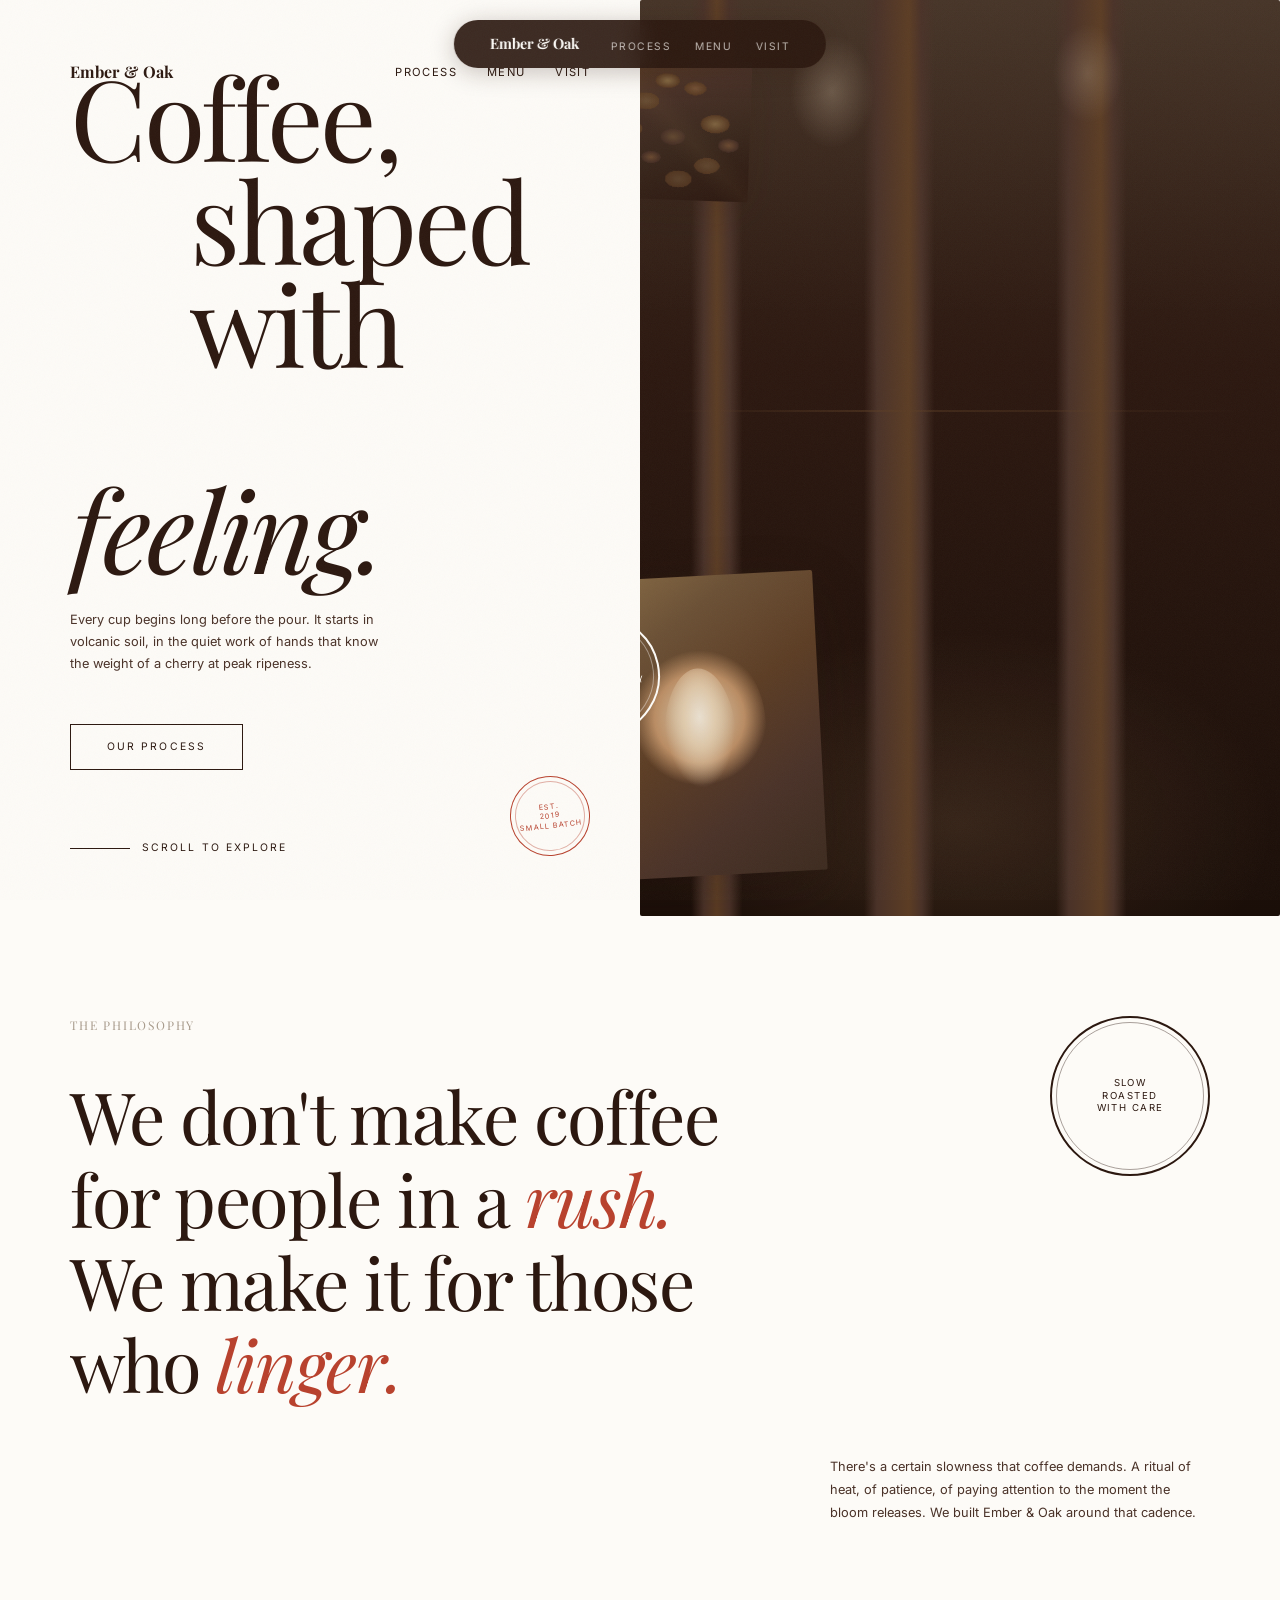
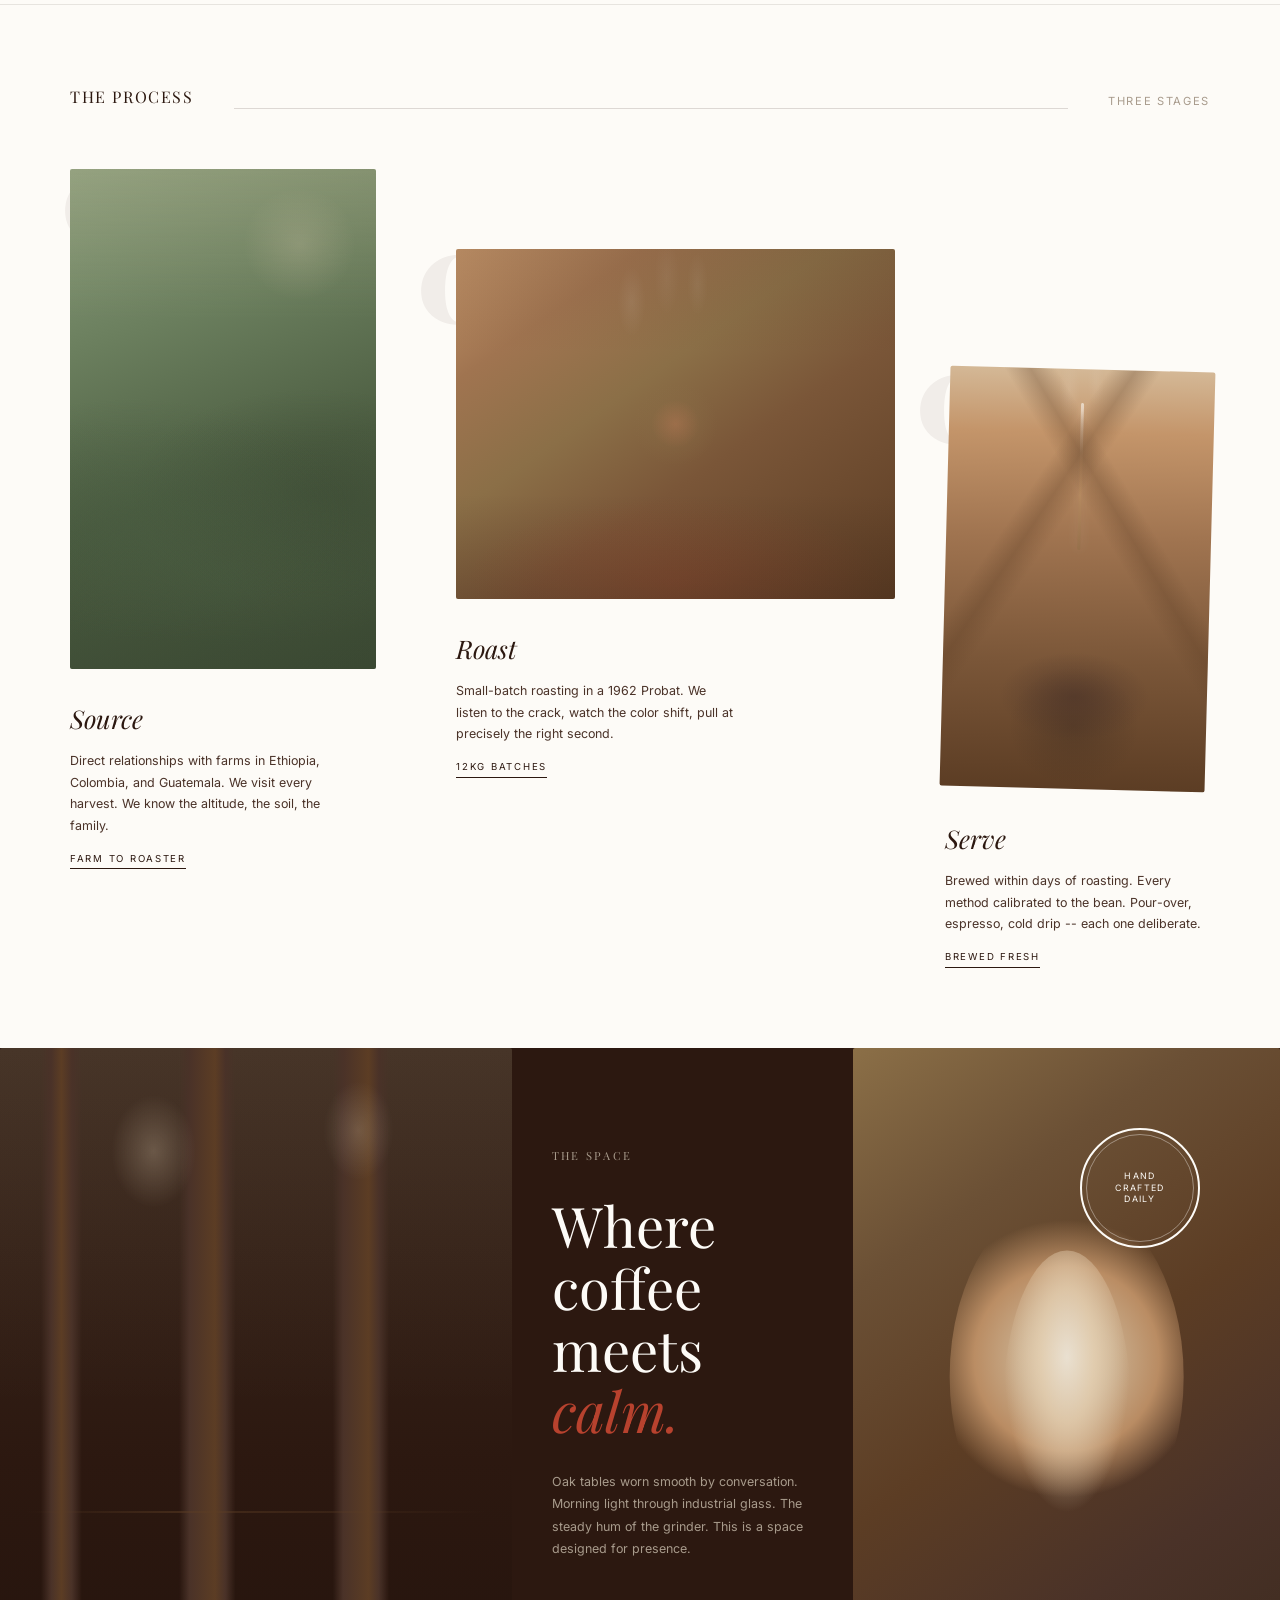
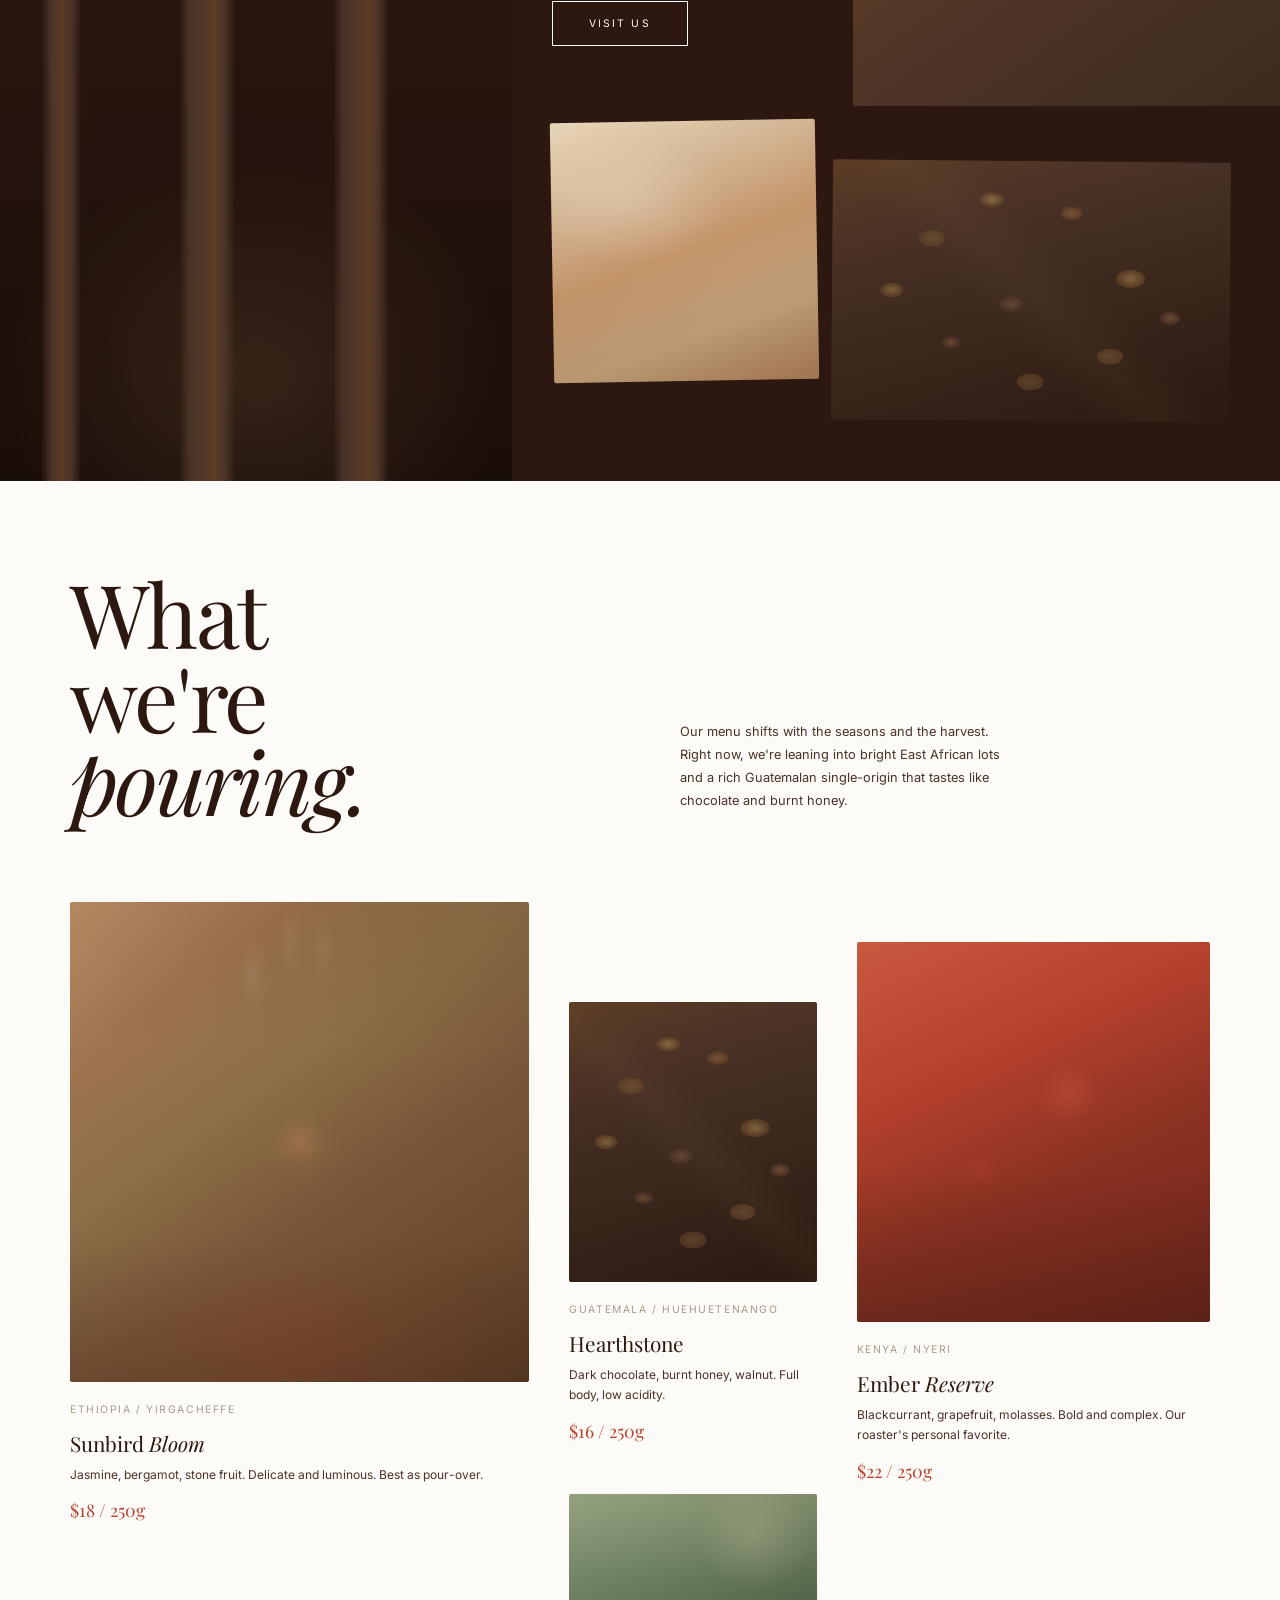
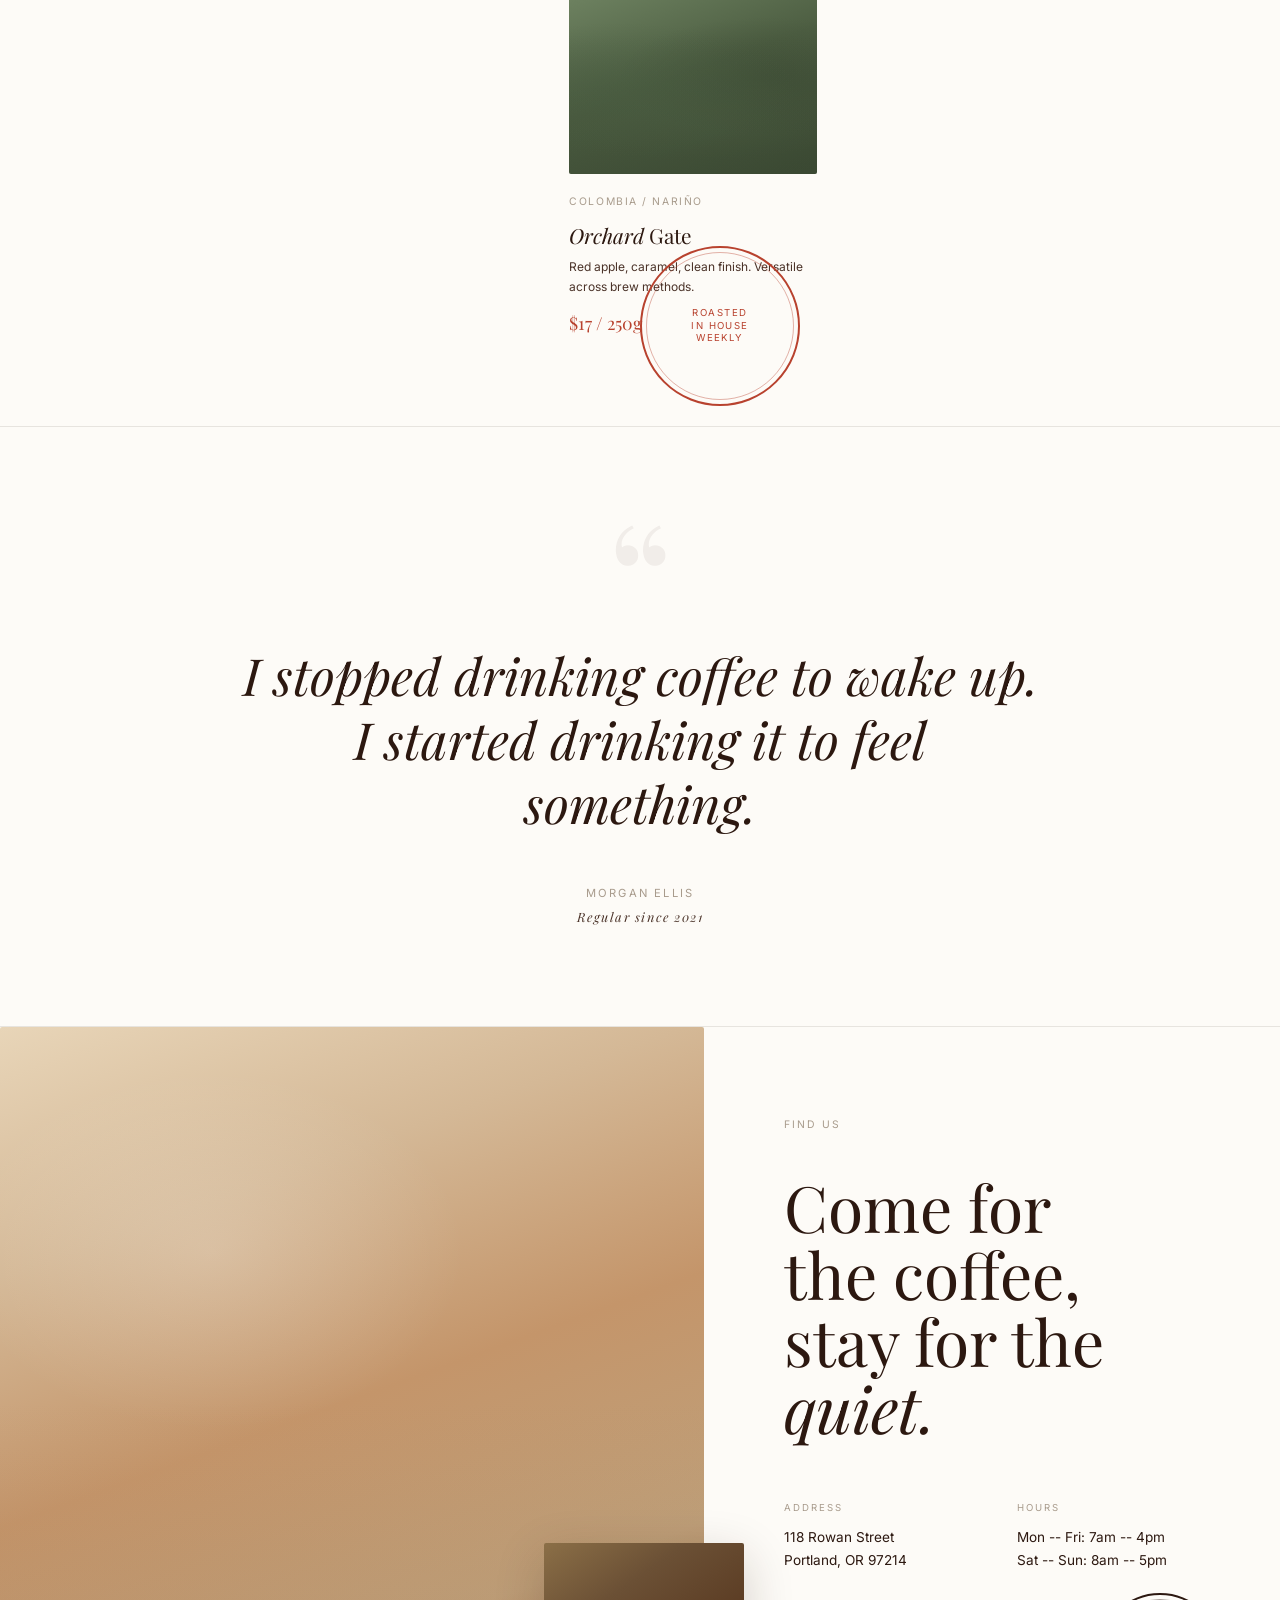
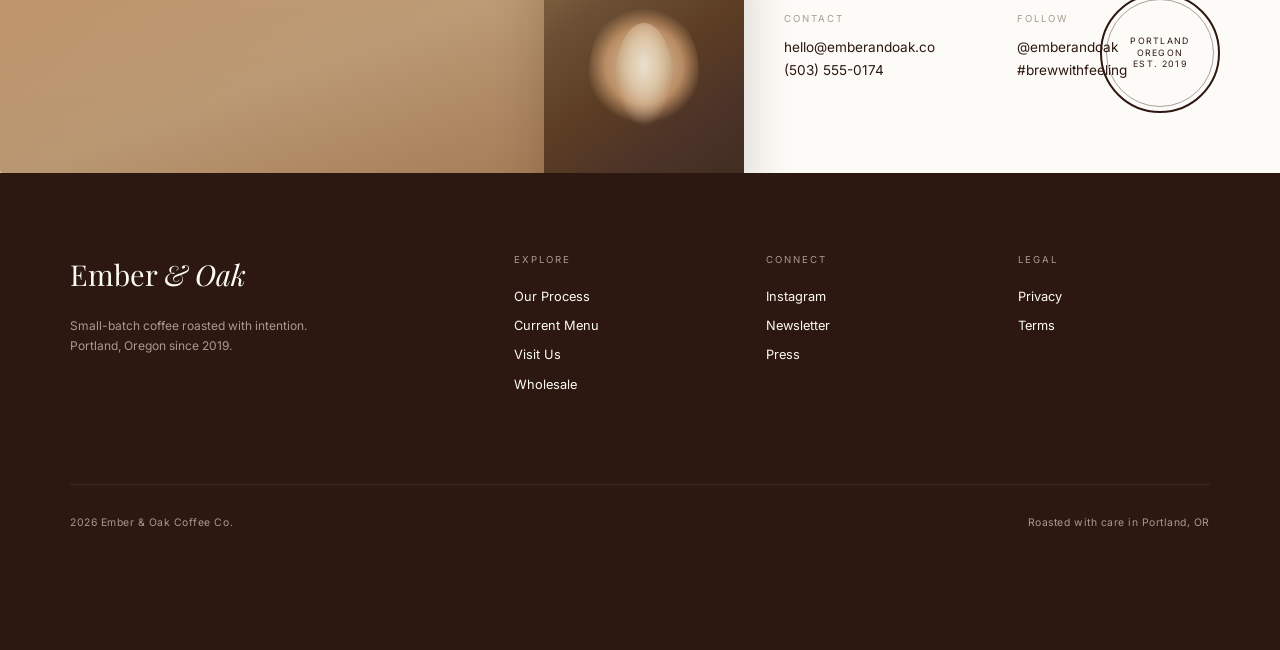
<file: coffee-demo.html>
<!DOCTYPE html>
<html lang="en">
<head>
<meta charset="UTF-8">
<meta name="viewport" content="width=device-width, initial-scale=1.0">
<title>Ember & Oak Coffee</title>
<style>
  @import url('https://fonts.googleapis.com/css2?family=Playfair+Display:ital,wght@0,400;0,700;0,900;1,400;1,700;1,900&family=Inter:wght@300;400;500;600&display=swap');

  :root {
    --cream: #FDFBF7;
    --cream-dark: #F0EBE1;
    --espresso: #2C1810;
    --espresso-mid: #4A3228;
    --terracotta: #B8422E;
    --sage: #6B7F5E;
    --sage-muted: #D4DCCE;
    --warm-gray: #A89B8C;
    --font-serif: 'Playfair Display', Georgia, serif;
    --font-sans: 'Inter', system-ui, -apple-system, sans-serif;
    --ease-out-expo: cubic-bezier(0.16, 1, 0.3, 1);
    --ease-in-out: cubic-bezier(0.65, 0, 0.35, 1);
  }

  *, *::before, *::after { margin: 0; padding: 0; box-sizing: border-box; }

  html {
    scroll-behavior: smooth;
    -webkit-font-smoothing: antialiased;
    overflow-x: hidden;
  }

  body {
    font-family: var(--font-sans);
    background: var(--cream);
    color: var(--espresso);
    overflow-x: hidden;
    position: relative;
    line-height: 1.5;
  }

  /* NOISE TEXTURE OVERLAY */
  body::before {
    content: '';
    position: fixed;
    inset: 0;
    z-index: 9999;
    pointer-events: none;
    opacity: 0.035;
    background-image: url("data:image/svg+xml,%3Csvg viewBox='0 0 256 256' xmlns='http://www.w3.org/2000/svg'%3E%3Cfilter id='n'%3E%3CfeTurbulence type='fractalNoise' baseFrequency='0.9' numOctaves='4' stitchTiles='stitch'/%3E%3C/filter%3E%3Crect width='100%25' height='100%25' filter='url(%23n)'/%3E%3C/svg%3E");
    background-size: 200px 200px;
  }

  /* FLOATING PILL NAVBAR */
  .pill-nav {
    position: fixed;
    top: 20px;
    left: 50%;
    transform: translateX(-50%);
    z-index: 1000;
    background: rgba(44, 24, 16, 0.92);
    backdrop-filter: blur(12px);
    -webkit-backdrop-filter: blur(12px);
    border-radius: 50px;
    padding: 12px 36px;
    display: flex;
    align-items: center;
    gap: 32px;
    box-shadow: 0 4px 24px rgba(44, 24, 16, 0.25);
  }
  .pill-nav-logo {
    font-family: var(--font-serif);
    font-size: 0.9rem;
    font-weight: 700;
    color: var(--cream);
    text-decoration: none;
    white-space: nowrap;
  }
  .pill-nav-links {
    display: flex;
    gap: 24px;
    list-style: none;
  }
  .pill-nav-links a {
    font-size: 0.65rem;
    text-transform: uppercase;
    letter-spacing: 0.14em;
    color: rgba(253, 251, 247, 0.7);
    text-decoration: none;
    transition: color 0.3s;
  }
  .pill-nav-links a:hover { color: var(--cream); }

  /* SCROLL REVEAL - visible by default, animate on scroll */
  .reveal {
    opacity: 1;
    transform: translateY(0);
    transition: opacity 0.8s var(--ease-out-expo), transform 0.8s var(--ease-out-expo);
  }
  .reveal.animate-in {
    animation: fadeSlideUp 0.8s var(--ease-out-expo) both;
  }
  @keyframes fadeSlideUp {
    from { opacity: 0.4; transform: translateY(24px); }
    to { opacity: 1; transform: translateY(0); }
  }
  .reveal-delay-1 { transition-delay: 0.1s; }
  .reveal-delay-2 { transition-delay: 0.2s; }
  .reveal-delay-3 { transition-delay: 0.3s; }
  .reveal-delay-4 { transition-delay: 0.4s; }
  .reveal-delay-1.animate-in { animation-delay: 0.1s; }
  .reveal-delay-2.animate-in { animation-delay: 0.2s; }
  .reveal-delay-3.animate-in { animation-delay: 0.3s; }
  .reveal-delay-4.animate-in { animation-delay: 0.4s; }

  /* =========================================
     RICH CSS-ART PHOTO PLACEHOLDERS
     ========================================= */
  .photo {
    position: relative;
    overflow: hidden;
    border-radius: 2px;
  }

  /* Latte Art - concentric circles */
  .photo-latte {
    background: linear-gradient(145deg, #8B6F47 0%, #6B5035 25%, #5C3D24 50%, #4A3228 75%, #3D2B1F 100%);
  }
  .photo-latte::before {
    content: '';
    position: absolute;
    top: 50%;
    left: 50%;
    width: 55%;
    height: 55%;
    transform: translate(-50%, -50%);
    border-radius: 50%;
    background: radial-gradient(circle at 50% 45%, #E8D5B8 0%, #D4B896 20%, #C4956A 40%, transparent 60%);
    opacity: 0.9;
  }
  .photo-latte::after {
    content: '';
    position: absolute;
    top: 50%;
    left: 50%;
    width: 30%;
    height: 40%;
    transform: translate(-50%, -48%);
    border-radius: 50% 50% 50% 50% / 60% 60% 40% 40%;
    background: radial-gradient(ellipse at 50% 40%, #F0EBE1 0%, #E8D5B8 30%, transparent 70%);
    opacity: 0.7;
  }

  /* Coffee beans - scattered ovals */
  .photo-beans {
    background: linear-gradient(160deg, #5C3D24 0%, #4A3228 30%, #3D2B1F 60%, #2C1810 100%);
  }
  .photo-beans::before {
    content: '';
    position: absolute;
    inset: 0;
    background:
      radial-gradient(ellipse 22px 14px at 25% 30%, #6B5035 0%, #5C3D24 60%, transparent 61%),
      radial-gradient(ellipse 18px 11px at 60% 20%, #7A5638 0%, #5C3D24 60%, transparent 61%),
      radial-gradient(ellipse 20px 13px at 45% 55%, #6B5035 0%, #4A3228 60%, transparent 61%),
      radial-gradient(ellipse 24px 15px at 75% 45%, #8B6F47 0%, #5C3D24 60%, transparent 61%),
      radial-gradient(ellipse 16px 10px at 30% 70%, #7A5638 0%, #4A3228 60%, transparent 61%),
      radial-gradient(ellipse 21px 13px at 70% 75%, #6B5035 0%, #5C3D24 60%, transparent 61%),
      radial-gradient(ellipse 19px 12px at 15% 50%, #8B6F47 0%, #5C3D24 60%, transparent 61%),
      radial-gradient(ellipse 17px 11px at 85% 60%, #7A5638 0%, #4A3228 60%, transparent 61%),
      radial-gradient(ellipse 22px 14px at 50% 85%, #6B5035 0%, #5C3D24 60%, transparent 61%),
      radial-gradient(ellipse 20px 12px at 40% 15%, #8B6F47 0%, #5C3D24 60%, transparent 61%);
  }
  .photo-beans::after {
    content: '';
    position: absolute;
    inset: 0;
    background:
      linear-gradient(45deg, transparent 0%, transparent 40%, rgba(139,111,71,0.08) 50%, transparent 60%, transparent 100%),
      linear-gradient(180deg, transparent 0%, rgba(44,24,16,0.3) 100%);
  }

  /* Interior / Atmosphere - warm rectangles suggesting furniture */
  .photo-interior {
    background: linear-gradient(180deg, #3D2B1F 0%, #2C1810 40%, #1A0E08 100%);
  }
  .photo-interior::before {
    content: '';
    position: absolute;
    inset: 0;
    background:
      /* pendant lights */
      radial-gradient(ellipse 60px 80px at 30% 10%, rgba(232, 213, 184, 0.25) 0%, transparent 70%),
      radial-gradient(ellipse 50px 70px at 70% 8%, rgba(232, 213, 184, 0.2) 0%, transparent 70%),
      /* table shapes */
      linear-gradient(to right, transparent 8%, #4A3228 10%, #5C3D24 12%, #4A3228 14%, transparent 16%),
      linear-gradient(to right, transparent 35%, #4A3228 37%, #5C3D24 42%, #4A3228 44%, transparent 46%),
      linear-gradient(to right, transparent 65%, #4A3228 67%, #5C3D24 72%, #4A3228 74%, transparent 76%),
      /* warm light spill on floor */
      radial-gradient(ellipse 70% 30% at 50% 90%, rgba(196, 149, 106, 0.15) 0%, transparent 70%),
      /* window glow */
      linear-gradient(to bottom, rgba(232, 213, 184, 0.06) 0%, transparent 35%);
  }
  .photo-interior::after {
    content: '';
    position: absolute;
    bottom: 55%;
    left: 5%;
    right: 5%;
    height: 2px;
    background: linear-gradient(to right, transparent, rgba(92, 61, 36, 0.5), rgba(92, 61, 36, 0.3), transparent);
  }

  /* Pour-over - vertical flow */
  .photo-pourover {
    background: linear-gradient(180deg, #D4B896 0%, #C4956A 15%, #A07450 40%, #7A5638 70%, #5C3D24 100%);
  }
  .photo-pourover::before {
    content: '';
    position: absolute;
    top: 8%;
    left: 50%;
    transform: translateX(-50%);
    width: 3px;
    height: 35%;
    background: linear-gradient(180deg, rgba(253, 251, 247, 0.6) 0%, rgba(196, 149, 106, 0.8) 40%, rgba(139, 111, 71, 0.4) 100%);
    border-radius: 2px;
    box-shadow: 0 0 12px rgba(253, 251, 247, 0.15);
  }
  .photo-pourover::after {
    content: '';
    position: absolute;
    inset: 0;
    background:
      /* dripper cone shape */
      linear-gradient(to bottom right, transparent 30%, rgba(92, 61, 36, 0.3) 35%, transparent 40%),
      linear-gradient(to bottom left, transparent 30%, rgba(92, 61, 36, 0.3) 35%, transparent 40%),
      /* cup/vessel at bottom */
      radial-gradient(ellipse 40% 15% at 50% 78%, rgba(74, 50, 40, 0.6) 0%, transparent 70%),
      radial-gradient(ellipse 35% 20% at 50% 85%, rgba(61, 43, 31, 0.4) 0%, transparent 70%),
      /* steam wisps */
      radial-gradient(ellipse 15px 40px at 45% 5%, rgba(253, 251, 247, 0.08) 0%, transparent 70%),
      radial-gradient(ellipse 12px 35px at 55% 3%, rgba(253, 251, 247, 0.06) 0%, transparent 70%);
  }

  /* Green / farm / source */
  .photo-farm {
    background: linear-gradient(160deg, #8A9E7C 0%, #6B7F5E 30%, #4D5E42 60%, #3A4832 100%);
  }
  .photo-farm::before {
    content: '';
    position: absolute;
    inset: 0;
    background:
      /* rolling hills */
      radial-gradient(ellipse 120% 40% at 20% 70%, rgba(74, 94, 66, 0.6) 0%, transparent 60%),
      radial-gradient(ellipse 100% 35% at 80% 65%, rgba(58, 72, 50, 0.5) 0%, transparent 60%),
      radial-gradient(ellipse 140% 30% at 50% 80%, rgba(77, 94, 66, 0.4) 0%, transparent 50%),
      /* sky gradient at top */
      linear-gradient(180deg, rgba(212, 184, 150, 0.15) 0%, transparent 30%),
      /* sun glow */
      radial-gradient(circle 80px at 75% 15%, rgba(232, 213, 184, 0.2) 0%, transparent 70%);
  }
  .photo-farm::after {
    content: '';
    position: absolute;
    inset: 0;
    background: linear-gradient(180deg, transparent 50%, rgba(58, 72, 50, 0.3) 100%);
  }

  /* Warm roasting */
  .photo-roast {
    background: linear-gradient(145deg, #C4956A 0%, #A07450 20%, #8B6F47 40%, #7A5638 60%, #5C3D24 100%);
  }
  .photo-roast::before {
    content: '';
    position: absolute;
    inset: 0;
    background:
      /* roaster drum circle */
      radial-gradient(circle 60px at 50% 50%, rgba(196, 149, 106, 0.3) 0%, rgba(139, 111, 71, 0.2) 40%, transparent 70%),
      radial-gradient(circle 40px at 50% 50%, rgba(184, 66, 46, 0.15) 0%, transparent 60%),
      /* heat glow from below */
      radial-gradient(ellipse 80% 40% at 50% 95%, rgba(184, 66, 46, 0.2) 0%, transparent 60%),
      /* smoke wisps */
      radial-gradient(ellipse 20px 50px at 40% 15%, rgba(253, 251, 247, 0.08) 0%, transparent 70%),
      radial-gradient(ellipse 15px 45px at 55% 10%, rgba(253, 251, 247, 0.06) 0%, transparent 70%),
      radial-gradient(ellipse 18px 55px at 48% 8%, rgba(253, 251, 247, 0.05) 0%, transparent 70%);
  }
  .photo-roast::after {
    content: '';
    position: absolute;
    inset: 0;
    background: linear-gradient(180deg, rgba(44,24,16,0.1) 0%, transparent 30%, transparent 70%, rgba(44,24,16,0.2) 100%);
  }

  /* Terracotta / bold */
  .photo-terra {
    background: linear-gradient(155deg, #C75A3E 0%, #B8422E 30%, #8C3222 60%, #6B2419 100%);
  }
  .photo-terra::before {
    content: '';
    position: absolute;
    inset: 0;
    background:
      radial-gradient(circle 50px at 60% 40%, rgba(199, 90, 62, 0.4) 0%, transparent 60%),
      radial-gradient(circle 30px at 35% 60%, rgba(184, 66, 46, 0.3) 0%, transparent 60%),
      linear-gradient(180deg, transparent 60%, rgba(44, 24, 16, 0.25) 100%);
  }

  /* Light / creamy */
  .photo-light {
    background: linear-gradient(160deg, #E8D5B8 0%, #D4B896 25%, #C4956A 50%, #BFA07A 75%, #A07450 100%);
  }
  .photo-light::before {
    content: '';
    position: absolute;
    inset: 0;
    background:
      radial-gradient(ellipse 60% 40% at 30% 30%, rgba(253, 251, 247, 0.2) 0%, transparent 60%),
      linear-gradient(180deg, transparent 50%, rgba(160, 116, 80, 0.2) 100%);
  }

  /* STAMP / BADGE */
  .stamp {
    width: 120px;
    height: 120px;
    border: 2px solid var(--espresso);
    border-radius: 50%;
    display: flex;
    align-items: center;
    justify-content: center;
    text-align: center;
    font-family: var(--font-sans);
    font-size: 0.55rem;
    text-transform: uppercase;
    letter-spacing: 0.15em;
    line-height: 1.3;
    position: relative;
  }
  .stamp::before {
    content: '';
    position: absolute;
    inset: 4px;
    border: 1px solid var(--espresso);
    border-radius: 50%;
    opacity: 0.4;
  }
  .stamp-sm {
    width: 80px;
    height: 80px;
    font-size: 0.45rem;
    border-width: 1.5px;
  }
  .stamp-lg {
    width: 160px;
    height: 160px;
    font-size: 0.6rem;
  }
  .stamp-terra {
    border-color: var(--terracotta);
    color: var(--terracotta);
  }
  .stamp-terra::before { border-color: var(--terracotta); }
  .stamp-cream {
    border-color: var(--cream);
    color: var(--cream);
  }
  .stamp-cream::before { border-color: var(--cream); }

  /* =========================================
     SECTION 1 -- HERO
     ========================================= */
  .hero {
    min-height: 100vh;
    position: relative;
    display: grid;
    grid-template-columns: 1fr 1fr;
    grid-template-rows: 1fr;
    overflow: hidden;
  }

  .hero-left {
    padding: 60px 50px 60px 70px;
    display: flex;
    flex-direction: column;
    justify-content: space-between;
    position: relative;
    z-index: 2;
  }

  .hero-nav {
    display: flex;
    justify-content: space-between;
    align-items: center;
    font-size: 0.7rem;
    letter-spacing: 0.12em;
    text-transform: uppercase;
  }
  .hero-nav-logo {
    font-family: var(--font-serif);
    font-size: 1rem;
    font-weight: 700;
    letter-spacing: 0.02em;
    text-transform: none;
  }
  .hero-nav-links {
    display: flex;
    gap: 30px;
    list-style: none;
  }
  .hero-nav-links a {
    text-decoration: none;
    color: var(--espresso);
    transition: color 0.3s;
  }
  .hero-nav-links a:hover { color: var(--terracotta); }

  .hero-headline {
    margin-top: -20px;
  }
  .hero-headline h1 {
    font-family: var(--font-serif);
    font-weight: 400;
    font-size: 7rem;
    line-height: 0.92;
    letter-spacing: -0.03em;
    margin-bottom: 30px;
  }
  .hero-headline h1 em {
    font-style: italic;
    font-weight: 400;
  }
  .hero-headline h1 .line-indent {
    display: block;
    padding-left: 120px;
  }

  .hero-sub {
    max-width: 320px;
    font-size: 0.8rem;
    line-height: 1.7;
    color: var(--espresso-mid);
    margin-bottom: 50px;
  }

  .hero-bottom {
    display: flex;
    align-items: flex-end;
    justify-content: space-between;
  }
  .hero-scroll {
    font-size: 0.65rem;
    text-transform: uppercase;
    letter-spacing: 0.2em;
    display: flex;
    align-items: center;
    gap: 12px;
  }
  .hero-scroll-line {
    width: 60px;
    height: 1px;
    background: var(--espresso);
    display: inline-block;
  }

  .hero-right {
    position: relative;
    overflow: hidden;
  }
  .hero-photo-main {
    position: absolute;
    top: 0;
    right: 0;
    width: 100%;
    height: 100%;
  }
  .hero-photo-overlay {
    position: absolute;
    bottom: 40px;
    left: -60px;
    width: 240px;
    height: 300px;
    z-index: 3;
    transform: rotate(-3deg);
    box-shadow: 0 20px 60px rgba(44,24,16,0.2);
  }
  .hero-photo-sm {
    position: absolute;
    top: 60px;
    left: -30px;
    width: 140px;
    height: 140px;
    z-index: 4;
    transform: rotate(2deg);
    box-shadow: 0 10px 40px rgba(44,24,16,0.15);
  }
  .hero-stamp {
    position: absolute;
    bottom: 180px;
    left: -100px;
    z-index: 5;
    transform: rotate(-12deg);
  }

  /* =========================================
     SECTION 2 -- PHILOSOPHY
     ========================================= */
  .philosophy {
    padding: 100px 70px 80px;
    position: relative;
    max-width: 1400px;
    margin: 0 auto;
  }
  .philosophy-number {
    font-family: var(--font-serif);
    font-size: 0.75rem;
    letter-spacing: 0.15em;
    text-transform: uppercase;
    color: var(--warm-gray);
    margin-bottom: 40px;
  }
  .philosophy-text {
    font-family: var(--font-serif);
    font-size: 4.5rem;
    line-height: 1.15;
    font-weight: 400;
    letter-spacing: -0.02em;
    max-width: 900px;
  }
  .philosophy-text em {
    font-style: italic;
    color: var(--terracotta);
  }
  .philosophy-body {
    margin-top: 50px;
    max-width: 380px;
    margin-left: auto;
    font-size: 0.8rem;
    line-height: 1.8;
    color: var(--espresso-mid);
  }
  .philosophy-stamp {
    position: absolute;
    top: 100px;
    right: 70px;
    transform: rotate(15deg);
  }

  /* =========================================
     SECTION 3 -- PROCESS
     ========================================= */
  .process {
    padding: 0 0 80px;
    position: relative;
  }

  .process-header {
    padding: 0 70px 60px;
    display: flex;
    justify-content: space-between;
    align-items: flex-end;
  }
  .process-title {
    font-family: var(--font-serif);
    font-size: 1rem;
    letter-spacing: 0.1em;
    text-transform: uppercase;
    font-weight: 400;
  }
  .process-line {
    flex: 1;
    height: 1px;
    background: rgba(44,24,16,0.15);
    margin: 0 40px;
  }
  .process-label {
    font-size: 0.7rem;
    letter-spacing: 0.15em;
    text-transform: uppercase;
    color: var(--warm-gray);
  }

  .process-grid {
    display: grid;
    grid-template-columns: 1fr 1.4fr 0.8fr;
    grid-template-rows: auto auto;
    gap: 0;
    padding: 0 70px;
    position: relative;
  }

  .process-step {
    position: relative;
  }

  .step-01 {
    grid-column: 1;
    grid-row: 1 / 3;
    padding-right: 50px;
  }
  .step-01 .step-photo {
    width: 100%;
    height: 500px;
    margin-bottom: 30px;
  }

  .step-02 {
    grid-column: 2;
    grid-row: 1;
    padding: 0 30px;
    margin-top: 80px;
  }
  .step-02 .step-photo {
    width: 100%;
    height: 350px;
    margin-bottom: 30px;
  }

  .step-03 {
    grid-column: 3;
    grid-row: 1 / 3;
    padding-left: 20px;
    margin-top: 200px;
  }
  .step-03 .step-photo {
    width: 100%;
    height: 420px;
    margin-bottom: 30px;
    transform: rotate(1.5deg);
  }

  .step-number {
    font-family: var(--font-serif);
    font-size: 8rem;
    font-weight: 900;
    line-height: 0.8;
    color: rgba(44,24,16,0.06);
    position: absolute;
    top: -30px;
    left: -10px;
    z-index: 0;
    pointer-events: none;
  }
  .step-content { position: relative; z-index: 1; }
  .step-name {
    font-family: var(--font-serif);
    font-size: 1.6rem;
    font-weight: 400;
    margin-bottom: 12px;
  }
  .step-name em { font-style: italic; }
  .step-desc {
    font-size: 0.78rem;
    line-height: 1.75;
    color: var(--espresso-mid);
    max-width: 280px;
  }
  .step-tag {
    display: inline-block;
    margin-top: 15px;
    font-size: 0.6rem;
    text-transform: uppercase;
    letter-spacing: 0.18em;
    border-bottom: 1px solid var(--espresso);
    padding-bottom: 2px;
  }

  /* =========================================
     SECTION 4 -- ATMOSPHERE (DARK)
     ========================================= */
  .atmosphere {
    background: var(--espresso);
    color: var(--cream);
    position: relative;
    overflow: hidden;
  }

  .atmosphere-grid {
    display: grid;
    grid-template-columns: 1.2fr 0.8fr 1fr;
    grid-template-rows: auto auto;
    min-height: 90vh;
  }

  .atm-photo-1 {
    grid-column: 1;
    grid-row: 1 / 3;
    min-height: 600px;
  }
  .atm-text {
    grid-column: 2;
    grid-row: 1;
    padding: 100px 50px 60px 40px;
    display: flex;
    flex-direction: column;
    justify-content: flex-end;
  }
  .atm-text-number {
    font-family: var(--font-serif);
    font-size: 0.7rem;
    letter-spacing: 0.2em;
    text-transform: uppercase;
    color: var(--warm-gray);
    margin-bottom: 30px;
  }
  .atm-text h2 {
    font-family: var(--font-serif);
    font-size: 3.5rem;
    font-weight: 400;
    line-height: 1.1;
    margin-bottom: 30px;
  }
  .atm-text h2 em {
    font-style: italic;
    color: var(--terracotta);
  }
  .atm-text p {
    font-size: 0.78rem;
    line-height: 1.8;
    color: var(--warm-gray);
    max-width: 300px;
  }

  .atm-photo-2 {
    grid-column: 3;
    grid-row: 1;
    min-height: 380px;
  }
  .atm-collage {
    grid-column: 2 / 4;
    grid-row: 2;
    display: grid;
    grid-template-columns: 1fr 1.5fr;
    gap: 15px;
    padding: 15px 50px 60px 40px;
  }
  .atm-collage-a {
    height: 260px;
    transform: rotate(-1deg);
  }
  .atm-collage-b {
    height: 260px;
    transform: rotate(0.5deg);
    margin-top: 40px;
  }

  .atm-stamp {
    position: absolute;
    top: 80px;
    right: 80px;
    z-index: 3;
    transform: rotate(20deg);
  }

  /* =========================================
     SECTION 5 -- MENU
     ========================================= */
  .menu {
    padding: 90px 70px;
    max-width: 1400px;
    margin: 0 auto;
    position: relative;
  }

  .menu-header {
    display: grid;
    grid-template-columns: 1fr 1fr;
    gap: 80px;
    margin-bottom: 80px;
  }
  .menu-header-left h2 {
    font-family: var(--font-serif);
    font-size: 5.5rem;
    font-weight: 400;
    line-height: 0.95;
    letter-spacing: -0.03em;
  }
  .menu-header-left h2 em {
    font-style: italic;
  }
  .menu-header-right {
    display: flex;
    flex-direction: column;
    justify-content: flex-end;
    padding-bottom: 10px;
  }
  .menu-header-right p {
    font-size: 0.8rem;
    line-height: 1.8;
    color: var(--espresso-mid);
    max-width: 340px;
  }

  .menu-items {
    display: grid;
    grid-template-columns: 1.3fr 0.7fr 1fr;
    gap: 40px;
    align-items: start;
  }

  .menu-item {
    position: relative;
  }
  .menu-item-photo {
    width: 100%;
    margin-bottom: 20px;
  }
  .mi-tall { height: 480px; }
  .mi-short { height: 280px; }
  .mi-med { height: 380px; }
  .menu-item-name {
    font-family: var(--font-serif);
    font-size: 1.3rem;
    font-weight: 400;
    margin-bottom: 6px;
  }
  .menu-item-name em { font-style: italic; }
  .menu-item-origin {
    font-size: 0.65rem;
    text-transform: uppercase;
    letter-spacing: 0.15em;
    color: var(--warm-gray);
    margin-bottom: 10px;
  }
  .menu-item-desc {
    font-size: 0.75rem;
    line-height: 1.7;
    color: var(--espresso-mid);
  }
  .menu-item-price {
    font-family: var(--font-serif);
    font-size: 1.1rem;
    margin-top: 12px;
    color: var(--terracotta);
  }

  .menu-col-2 {
    margin-top: 100px;
  }
  .menu-col-2 .menu-item + .menu-item {
    margin-top: 50px;
  }
  .menu-col-3 {
    margin-top: 40px;
  }

  .menu-stamp {
    position: absolute;
    bottom: 20px;
    left: 50%;
    transform: translateX(-50%) rotate(-8deg);
  }

  /* =========================================
     SECTION 6 -- TESTIMONIAL
     ========================================= */
  .testimonial {
    padding: 100px 70px;
    text-align: center;
    position: relative;
    max-width: 1100px;
    margin: 0 auto;
  }
  .testimonial-mark {
    font-family: var(--font-serif);
    font-size: 10rem;
    line-height: 0.6;
    color: rgba(44,24,16,0.06);
    margin-bottom: 20px;
  }
  .testimonial-quote {
    font-family: var(--font-serif);
    font-size: 3.2rem;
    font-weight: 400;
    line-height: 1.25;
    font-style: italic;
    max-width: 800px;
    margin: 0 auto 50px;
  }
  .testimonial-author {
    font-size: 0.7rem;
    text-transform: uppercase;
    letter-spacing: 0.2em;
    color: var(--warm-gray);
  }
  .testimonial-author span {
    display: block;
    margin-top: 5px;
    letter-spacing: 0.12em;
    font-style: italic;
    text-transform: none;
    color: var(--espresso-mid);
    font-family: var(--font-serif);
    font-size: 0.8rem;
  }

  /* =========================================
     SECTION 7 -- VISIT
     ========================================= */
  .visit {
    display: grid;
    grid-template-columns: 1.1fr 0.9fr;
    min-height: 80vh;
    position: relative;
    overflow: hidden;
  }
  .visit-photo-side {
    position: relative;
  }
  .visit-photo-main {
    width: 100%;
    height: 100%;
    min-height: 550px;
  }
  .visit-photo-inset {
    position: absolute;
    bottom: -30px;
    right: -40px;
    width: 200px;
    height: 260px;
    z-index: 2;
    transform: rotate(3deg);
    box-shadow: 0 15px 50px rgba(44,24,16,0.2);
  }

  .visit-content {
    padding: 90px 70px 90px 80px;
    display: flex;
    flex-direction: column;
    justify-content: center;
    position: relative;
  }
  .visit-label {
    font-size: 0.65rem;
    text-transform: uppercase;
    letter-spacing: 0.2em;
    color: var(--warm-gray);
    margin-bottom: 40px;
  }
  .visit-content h2 {
    font-family: var(--font-serif);
    font-size: 4rem;
    font-weight: 400;
    line-height: 1.05;
    margin-bottom: 40px;
  }
  .visit-content h2 em { font-style: italic; }
  .visit-details {
    display: grid;
    grid-template-columns: 1fr 1fr;
    gap: 40px;
    margin-top: 20px;
  }
  .visit-detail-label {
    font-size: 0.6rem;
    text-transform: uppercase;
    letter-spacing: 0.2em;
    color: var(--warm-gray);
    margin-bottom: 10px;
  }
  .visit-detail-value {
    font-size: 0.85rem;
    line-height: 1.7;
  }
  .visit-stamp {
    position: absolute;
    bottom: 60px;
    right: 60px;
    transform: rotate(-10deg);
  }

  /* =========================================
     SECTION 8 -- FOOTER
     ========================================= */
  .footer {
    background: var(--espresso);
    color: var(--cream);
    padding: 80px 70px 120px;
    position: relative;
    z-index: 10;
  }
  .footer-grid {
    display: grid;
    grid-template-columns: 2fr 1fr 1fr 1fr;
    gap: 60px;
    max-width: 1400px;
    margin: 0 auto;
  }
  .footer-brand {
    font-family: var(--font-serif);
    font-size: 1.8rem;
    font-weight: 400;
    margin-bottom: 20px;
  }
  .footer-brand em { font-style: italic; }
  .footer-tagline {
    font-size: 0.75rem;
    line-height: 1.7;
    color: var(--warm-gray);
    max-width: 280px;
  }
  .footer-col-title {
    font-size: 0.6rem;
    text-transform: uppercase;
    letter-spacing: 0.2em;
    color: var(--warm-gray);
    margin-bottom: 20px;
  }
  .footer-col a {
    display: block;
    font-size: 0.8rem;
    color: var(--cream);
    text-decoration: none;
    margin-bottom: 10px;
    transition: color 0.3s;
  }
  .footer-col a:hover { color: var(--terracotta); }
  .footer-bottom {
    margin-top: 80px;
    padding-top: 30px;
    border-top: 1px solid rgba(253,251,247,0.08);
    display: flex;
    justify-content: space-between;
    font-size: 0.65rem;
    color: var(--warm-gray);
    letter-spacing: 0.05em;
    max-width: 1400px;
    margin-left: auto;
    margin-right: auto;
  }

  /* =========================================
     DECORATIVE
     ========================================= */
  .divider-thin {
    width: 100%;
    height: 1px;
    background: rgba(44,24,16,0.1);
  }
  .dot-accent {
    width: 6px;
    height: 6px;
    border-radius: 50%;
    background: var(--terracotta);
    display: inline-block;
  }
  .float-badge {
    position: absolute;
    z-index: 10;
    pointer-events: none;
  }

  /* CTA Button */
  .btn-editorial {
    display: inline-block;
    font-size: 0.65rem;
    text-transform: uppercase;
    letter-spacing: 0.2em;
    padding: 14px 36px;
    border: 1px solid var(--espresso);
    background: transparent;
    color: var(--espresso);
    text-decoration: none;
    cursor: pointer;
    transition: all 0.4s var(--ease-out-expo);
    position: relative;
    overflow: hidden;
  }
  .btn-editorial::before {
    content: '';
    position: absolute;
    inset: 0;
    background: var(--espresso);
    transform: translateY(101%);
    transition: transform 0.4s var(--ease-out-expo);
  }
  .btn-editorial span {
    position: relative;
    z-index: 1;
    transition: color 0.4s;
  }
  .btn-editorial:hover::before { transform: translateY(0); }
  .btn-editorial:hover span { color: var(--cream); }

  .btn-editorial-light {
    border-color: var(--cream);
    color: var(--cream);
  }
  .btn-editorial-light::before { background: var(--cream); }
  .btn-editorial-light:hover span { color: var(--espresso); }

  /* =========================================
     RESPONSIVE
     ========================================= */
  @media (max-width: 1024px) {
    .hero { grid-template-columns: 1fr; grid-template-rows: auto 50vh; }
    .hero-left { padding: 40px 30px; }
    .hero-headline h1 { font-size: 4.5rem; }
    .hero-headline h1 .line-indent { padding-left: 60px; }
    .hero-photo-overlay { left: 20px; bottom: 20px; width: 160px; height: 200px; }
    .hero-photo-sm { display: none; }
    .hero-stamp { display: none; }

    .philosophy { padding: 80px 30px 60px; }
    .philosophy-text { font-size: 2.8rem; }
    .philosophy-stamp { display: none; }

    .process-grid {
      grid-template-columns: 1fr 1fr;
      padding: 0 30px;
      gap: 30px;
    }
    .step-01 { grid-column: 1; grid-row: 1; padding-right: 0; }
    .step-02 { grid-column: 2; grid-row: 1; margin-top: 0; padding: 0; }
    .step-03 { grid-column: 1 / 3; grid-row: 2; margin-top: 30px; padding-left: 0; }
    .step-03 .step-photo { height: 300px; transform: none; }
    .step-number { font-size: 5rem; }

    .atmosphere-grid {
      grid-template-columns: 1fr 1fr;
      grid-template-rows: auto auto auto;
    }
    .atm-photo-1 { grid-column: 1 / 3; grid-row: 1; min-height: 400px; }
    .atm-text { grid-column: 1; grid-row: 2; padding: 60px 30px; }
    .atm-photo-2 { grid-column: 2; grid-row: 2; min-height: 300px; }
    .atm-collage { grid-column: 1 / 3; grid-row: 3; padding: 15px 30px 60px; }
    .atm-stamp { top: 20px; right: 20px; }

    .menu { padding: 80px 30px; }
    .menu-header { grid-template-columns: 1fr; gap: 30px; }
    .menu-header-left h2 { font-size: 3.5rem; }
    .menu-items { grid-template-columns: 1fr 1fr; }
    .menu-col-2 { margin-top: 0; }
    .menu-col-3 { margin-top: 0; }

    .testimonial { padding: 80px 30px; }
    .testimonial-quote { font-size: 2rem; }

    .visit { grid-template-columns: 1fr; }
    .visit-photo-side { min-height: 50vh; }
    .visit-content { padding: 60px 30px; }
    .visit-content h2 { font-size: 2.5rem; }
    .visit-photo-inset { right: 20px; bottom: -20px; width: 140px; height: 180px; }

    .footer-grid { grid-template-columns: 1fr 1fr; gap: 40px; }
    .process-header { padding: 0 30px 40px; }

    .pill-nav { padding: 10px 24px; gap: 20px; }
    .pill-nav-links { gap: 16px; }
  }

  @media (max-width: 640px) {
    .hero-headline h1 { font-size: 3rem; }
    .hero-headline h1 .line-indent { padding-left: 30px; }
    .hero-nav-links { display: none; }
    .philosophy-text { font-size: 2rem; }
    .process-grid { grid-template-columns: 1fr; }
    .step-02 { grid-column: 1; }
    .step-03 { grid-column: 1; }
    .menu-items { grid-template-columns: 1fr; }
    .atmosphere-grid { grid-template-columns: 1fr; }
    .atm-photo-2 { grid-column: 1; grid-row: 3; }
    .atm-collage { grid-column: 1; grid-row: 4; }
    .footer-grid { grid-template-columns: 1fr; }
    .visit-details { grid-template-columns: 1fr; }
    .testimonial-mark { font-size: 6rem; }
    .pill-nav-links { display: none; }
  }
</style>
</head>
<body>

  <!-- FLOATING PILL NAVBAR -->
  <nav class="pill-nav">
    <a href="#" class="pill-nav-logo">Ember & Oak</a>
    <ul class="pill-nav-links">
      <li><a href="#process">Process</a></li>
      <li><a href="#menu">Menu</a></li>
      <li><a href="#visit">Visit</a></li>
    </ul>
  </nav>

  <!-- ==========================================
       HERO
       ========================================== -->
  <section class="hero">
    <div class="hero-left">
      <nav class="hero-nav reveal">
        <div class="hero-nav-logo">Ember & Oak</div>
        <ul class="hero-nav-links">
          <li><a href="#process">Process</a></li>
          <li><a href="#menu">Menu</a></li>
          <li><a href="#visit">Visit</a></li>
        </ul>
      </nav>

      <div class="hero-headline">
        <h1 class="reveal reveal-delay-1">
          Coffee,<br>
          <span class="line-indent">shaped with</span><br>
          <em>feeling.</em>
        </h1>
        <p class="hero-sub reveal reveal-delay-2">
          Every cup begins long before the pour. It starts in volcanic soil,
          in the quiet work of hands that know the weight of a cherry at peak ripeness.
        </p>
        <a href="#process" class="btn-editorial reveal reveal-delay-3"><span>Our Process</span></a>
      </div>

      <div class="hero-bottom reveal reveal-delay-4">
        <div class="hero-scroll">
          <span class="hero-scroll-line"></span>
          Scroll to explore
        </div>
        <div class="stamp stamp-sm stamp-terra" style="transform: rotate(-6deg);">
          <span>Est.<br>2019<br>Small Batch</span>
        </div>
      </div>
    </div>

    <div class="hero-right">
      <div class="photo photo-interior hero-photo-main"></div>
      <div class="photo photo-latte hero-photo-overlay"></div>
      <div class="photo photo-beans hero-photo-sm"></div>
      <div class="stamp stamp-cream hero-stamp">
        <span>Single<br>Origin<br>Roasted Daily</span>
      </div>
    </div>
  </section>


  <!-- ==========================================
       PHILOSOPHY
       ========================================== -->
  <section class="philosophy">
    <div class="philosophy-number reveal">The Philosophy</div>
    <div class="philosophy-text reveal reveal-delay-1">
      We don't make coffee<br>
      for people in a <em>rush.</em><br>
      We make it for those<br>
      who <em>linger.</em>
    </div>
    <div class="philosophy-body reveal reveal-delay-2">
      There's a certain slowness that coffee demands. A ritual of heat,
      of patience, of paying attention to the moment the bloom releases.
      We built Ember & Oak around that cadence.
    </div>
    <div class="stamp stamp-lg philosophy-stamp reveal reveal-delay-3">
      <span>Slow<br>Roasted<br>With Care</span>
    </div>
  </section>

  <div class="divider-thin" style="max-width: 1400px; margin: 0 auto;"></div>


  <!-- ==========================================
       PROCESS
       ========================================== -->
  <section class="process" id="process">
    <div class="process-header reveal" style="padding-top: 80px;">
      <div class="process-title">The Process</div>
      <div class="process-line"></div>
      <div class="process-label">Three Stages</div>
    </div>

    <div class="process-grid">
      <!-- 01 Source -->
      <div class="process-step step-01 reveal">
        <div class="step-number">01</div>
        <div class="step-content">
          <div class="photo photo-farm step-photo"></div>
          <div class="step-name"><em>Source</em></div>
          <p class="step-desc">
            Direct relationships with farms in Ethiopia, Colombia, and Guatemala.
            We visit every harvest. We know the altitude, the soil, the family.
          </p>
          <span class="step-tag">Farm to Roaster</span>
        </div>
      </div>

      <!-- 02 Roast -->
      <div class="process-step step-02 reveal reveal-delay-1">
        <div class="step-number">02</div>
        <div class="step-content">
          <div class="photo photo-roast step-photo"></div>
          <div class="step-name"><em>Roast</em></div>
          <p class="step-desc">
            Small-batch roasting in a 1962 Probat. We listen to the crack,
            watch the color shift, pull at precisely the right second.
          </p>
          <span class="step-tag">12kg Batches</span>
        </div>
      </div>

      <!-- 03 Serve -->
      <div class="process-step step-03 reveal reveal-delay-2">
        <div class="step-number">03</div>
        <div class="step-content">
          <div class="photo photo-pourover step-photo"></div>
          <div class="step-name"><em>Serve</em></div>
          <p class="step-desc">
            Brewed within days of roasting. Every method calibrated to the bean.
            Pour-over, espresso, cold drip -- each one deliberate.
          </p>
          <span class="step-tag">Brewed Fresh</span>
        </div>
      </div>
    </div>
  </section>


  <!-- ==========================================
       ATMOSPHERE
       ========================================== -->
  <section class="atmosphere">
    <div class="atmosphere-grid">
      <div class="photo photo-interior atm-photo-1 reveal"></div>
      <div class="atm-text reveal reveal-delay-1">
        <div class="atm-text-number">The Space</div>
        <h2>Where<br>coffee<br>meets <em>calm.</em></h2>
        <p>
          Oak tables worn smooth by conversation. Morning light through
          industrial glass. The steady hum of the grinder. This is a space
          designed for presence.
        </p>
        <a href="#visit" class="btn-editorial btn-editorial-light" style="margin-top: 40px; align-self: flex-start;"><span>Visit Us</span></a>
      </div>
      <div class="photo photo-latte atm-photo-2 reveal reveal-delay-2"></div>
      <div class="atm-collage reveal reveal-delay-3">
        <div class="photo photo-light atm-collage-a"></div>
        <div class="photo photo-beans atm-collage-b"></div>
      </div>
    </div>
    <div class="stamp stamp-cream atm-stamp reveal">
      <span>Hand<br>Crafted<br>Daily</span>
    </div>
  </section>


  <!-- ==========================================
       MENU
       ========================================== -->
  <section class="menu" id="menu">
    <div class="menu-header reveal">
      <div class="menu-header-left">
        <h2>What<br>we're<br><em>pouring.</em></h2>
      </div>
      <div class="menu-header-right">
        <p>
          Our menu shifts with the seasons and the harvest. Right now, we're
          leaning into bright East African lots and a rich Guatemalan single-origin
          that tastes like chocolate and burnt honey.
        </p>
      </div>
    </div>

    <div class="menu-items">
      <!-- Column 1 -->
      <div class="menu-item reveal">
        <div class="photo photo-roast menu-item-photo mi-tall"></div>
        <div class="menu-item-origin">Ethiopia / Yirgacheffe</div>
        <div class="menu-item-name">Sunbird <em>Bloom</em></div>
        <p class="menu-item-desc">
          Jasmine, bergamot, stone fruit. Delicate and luminous.
          Best as pour-over.
        </p>
        <div class="menu-item-price">$18 / 250g</div>
      </div>

      <!-- Column 2 -->
      <div class="menu-col-2">
        <div class="menu-item reveal reveal-delay-1">
          <div class="photo photo-beans menu-item-photo mi-short"></div>
          <div class="menu-item-origin">Guatemala / Huehuetenango</div>
          <div class="menu-item-name">Hearthstone</div>
          <p class="menu-item-desc">
            Dark chocolate, burnt honey, walnut. Full body, low acidity.
          </p>
          <div class="menu-item-price">$16 / 250g</div>
        </div>
        <div class="menu-item reveal reveal-delay-2">
          <div class="photo photo-farm menu-item-photo mi-short" style="margin-top: 50px;"></div>
          <div class="menu-item-origin">Colombia / Nari&ntilde;o</div>
          <div class="menu-item-name"><em>Orchard</em> Gate</div>
          <p class="menu-item-desc">
            Red apple, caramel, clean finish. Versatile across brew methods.
          </p>
          <div class="menu-item-price">$17 / 250g</div>
        </div>
      </div>

      <!-- Column 3 -->
      <div class="menu-col-3">
        <div class="menu-item reveal reveal-delay-3">
          <div class="photo photo-terra menu-item-photo mi-med"></div>
          <div class="menu-item-origin">Kenya / Nyeri</div>
          <div class="menu-item-name">Ember <em>Reserve</em></div>
          <p class="menu-item-desc">
            Blackcurrant, grapefruit, molasses. Bold and complex.
            Our roaster's personal favorite.
          </p>
          <div class="menu-item-price">$22 / 250g</div>
        </div>
      </div>
    </div>

    <div class="stamp stamp-lg menu-stamp stamp-terra reveal reveal-delay-4">
      <span>Roasted<br>In House<br>Weekly</span>
    </div>
  </section>

  <div class="divider-thin" style="max-width: 1400px; margin: 0 auto;"></div>


  <!-- ==========================================
       TESTIMONIAL
       ========================================== -->
  <section class="testimonial">
    <div class="testimonial-mark reveal">&ldquo;</div>
    <blockquote class="testimonial-quote reveal reveal-delay-1">
      I stopped drinking coffee to wake up. I started drinking it to feel something.
    </blockquote>
    <div class="testimonial-author reveal reveal-delay-2">
      Morgan Ellis
      <span>Regular since 2021</span>
    </div>
  </section>

  <div class="divider-thin" style="max-width: 1400px; margin: 0 auto;"></div>


  <!-- ==========================================
       VISIT
       ========================================== -->
  <section class="visit" id="visit">
    <div class="visit-photo-side">
      <div class="photo photo-light visit-photo-main reveal"></div>
      <div class="photo photo-latte visit-photo-inset reveal reveal-delay-2"></div>
    </div>
    <div class="visit-content">
      <div class="visit-label reveal">Find Us</div>
      <h2 class="reveal reveal-delay-1">Come for<br>the coffee,<br>stay for the <em>quiet.</em></h2>
      <div class="visit-details reveal reveal-delay-2">
        <div>
          <div class="visit-detail-label">Address</div>
          <div class="visit-detail-value">
            118 Rowan Street<br>
            Portland, OR 97214
          </div>
        </div>
        <div>
          <div class="visit-detail-label">Hours</div>
          <div class="visit-detail-value">
            Mon -- Fri: 7am -- 4pm<br>
            Sat -- Sun: 8am -- 5pm
          </div>
        </div>
        <div>
          <div class="visit-detail-label">Contact</div>
          <div class="visit-detail-value">
            hello@emberandoak.co<br>
            (503) 555-0174
          </div>
        </div>
        <div>
          <div class="visit-detail-label">Follow</div>
          <div class="visit-detail-value">
            @emberandoak<br>
            #brewwithfeeling
          </div>
        </div>
      </div>
      <div class="stamp visit-stamp reveal reveal-delay-3">
        <span>Portland<br>Oregon<br>Est. 2019</span>
      </div>
    </div>
  </section>


  <!-- ==========================================
       FOOTER
       ========================================== -->
  <footer class="footer">
    <div class="footer-grid">
      <div>
        <div class="footer-brand">Ember <em>& Oak</em></div>
        <p class="footer-tagline">
          Small-batch coffee roasted with intention. Portland, Oregon since 2019.
        </p>
      </div>
      <div class="footer-col">
        <div class="footer-col-title">Explore</div>
        <a href="#process">Our Process</a>
        <a href="#menu">Current Menu</a>
        <a href="#visit">Visit Us</a>
        <a href="#">Wholesale</a>
      </div>
      <div class="footer-col">
        <div class="footer-col-title">Connect</div>
        <a href="#">Instagram</a>
        <a href="#">Newsletter</a>
        <a href="#">Press</a>
      </div>
      <div class="footer-col">
        <div class="footer-col-title">Legal</div>
        <a href="#">Privacy</a>
        <a href="#">Terms</a>
      </div>
    </div>
    <div class="footer-bottom">
      <span>2026 Ember & Oak Coffee Co.</span>
      <span>Roasted with care in Portland, OR</span>
    </div>
  </footer>


  <!-- ==========================================
       SCROLL REVEAL JS
       ========================================== -->
  <script>
    // Elements are visible by default (opacity: 1).
    // On scroll intersection, add a subtle animate-in class for a nice entrance.
    const observer = new IntersectionObserver((entries) => {
      entries.forEach(entry => {
        if (entry.isIntersecting) {
          entry.target.classList.add('animate-in');
          observer.unobserve(entry.target);
        }
      });
    }, {
      threshold: 0.05,
      rootMargin: '0px 0px -30px 0px'
    });

    document.querySelectorAll('.reveal').forEach(el => observer.observe(el));

    // Parallax on hero photos
    let ticking = false;
    window.addEventListener('scroll', () => {
      if (!ticking) {
        requestAnimationFrame(() => {
          const scrollY = window.scrollY;
          const overlay = document.querySelector('.hero-photo-overlay');
          const sm = document.querySelector('.hero-photo-sm');
          if (overlay) overlay.style.transform = `rotate(-3deg) translateY(${scrollY * 0.08}px)`;
          if (sm) sm.style.transform = `rotate(2deg) translateY(${scrollY * -0.05}px)`;
          ticking = false;
        });
        ticking = true;
      }
    });

    // Smooth anchor scroll
    document.querySelectorAll('a[href^="#"]').forEach(a => {
      a.addEventListener('click', e => {
        e.preventDefault();
        const target = document.querySelector(a.getAttribute('href'));
        if (target) target.scrollIntoView({ behavior: 'smooth', block: 'start' });
      });
    });
  </script>

</body>
</html>
</file>
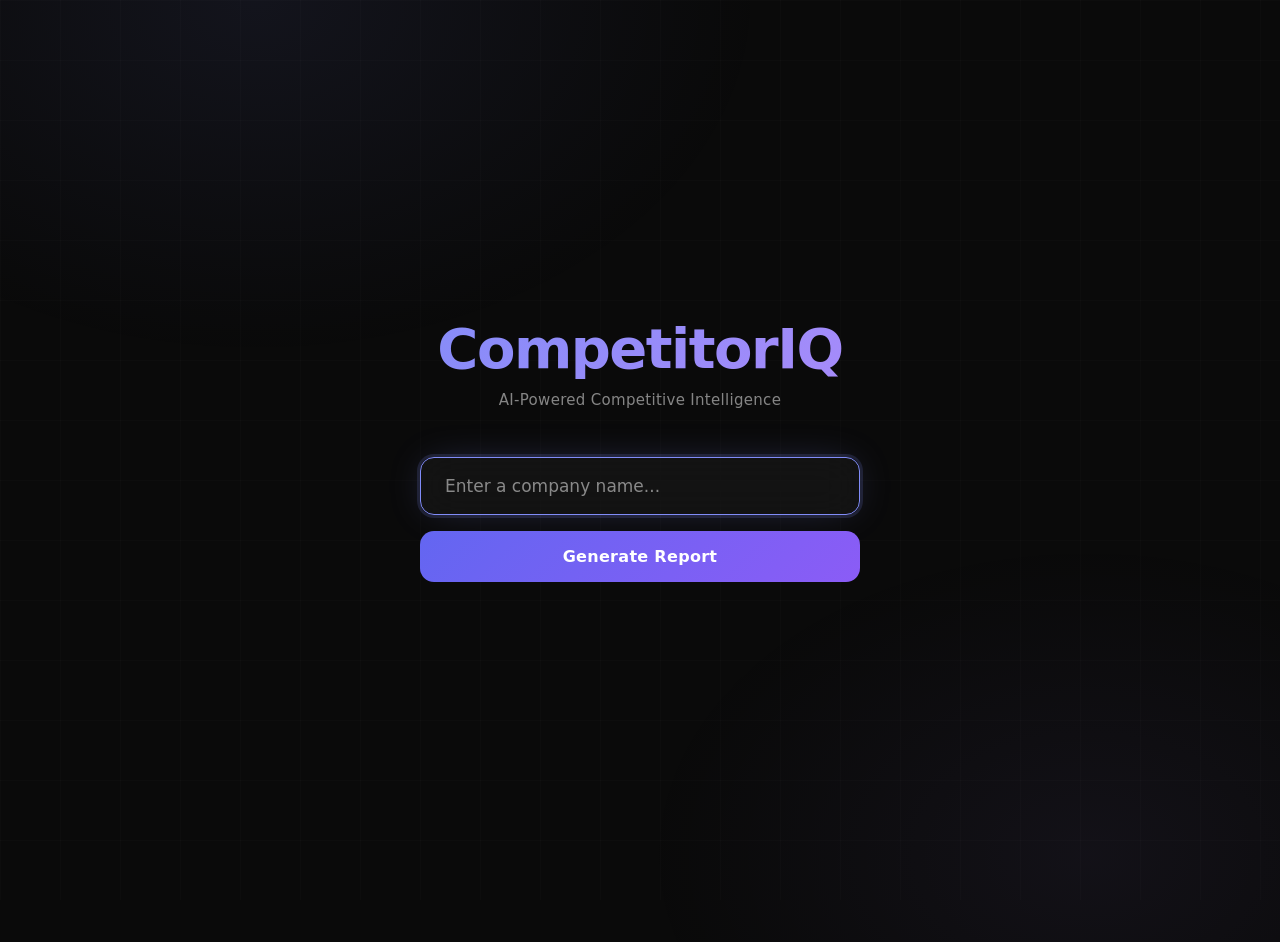
<file: demo.html>
<!DOCTYPE html>
<html lang="en">
<head>
<meta charset="UTF-8">
<meta name="viewport" content="width=device-width, initial-scale=1.0, viewport-fit=cover">
<meta name="apple-mobile-web-app-capable" content="yes">
<meta name="apple-mobile-web-app-status-bar-style" content="black-translucent">
<title>CompetitorIQ Demo</title>
<style>
  *,*::before,*::after{box-sizing:border-box;margin:0;padding:0}

  :root {
    --bg: #0a0a0a;
    --surface: rgba(255,255,255,0.04);
    --surface-hover: rgba(255,255,255,0.08);
    --border: rgba(255,255,255,0.08);
    --border-hover: rgba(255,255,255,0.15);
    --text: #f5f5f7;
    --text-secondary: rgba(255,255,255,0.5);
    --indigo: #818cf8;
    --violet: #a78bfa;
    --emerald: #34d399;
    --rose: #fb7185;
    --amber: #fbbf24;
    --radius: 16px;
    --ease-spring: cubic-bezier(0.34, 1.56, 0.64, 1);
    --ease-smooth: cubic-bezier(0.25, 0.1, 0.25, 1);
  }

  html { scroll-behavior: smooth; }

  body {
    font-family: -apple-system, BlinkMacSystemFont, 'SF Pro Display', 'Segoe UI', system-ui, sans-serif;
    background: var(--bg);
    color: var(--text);
    min-height: 100vh;
    overflow-x: hidden;
    -webkit-font-smoothing: antialiased;
    -moz-osx-font-smoothing: grayscale;
    display: flex;
    align-items: center;
    justify-content: center;
    padding: env(safe-area-inset-top) env(safe-area-inset-right) env(safe-area-inset-bottom) env(safe-area-inset-left);
  }

  /* Ambient background glow */
  body::before {
    content: '';
    position: fixed;
    top: -40%;
    left: -20%;
    width: 80%;
    height: 80%;
    background: radial-gradient(ellipse, rgba(129,140,248,0.08) 0%, transparent 70%);
    pointer-events: none;
    z-index: 0;
    animation: ambientDrift 20s ease-in-out infinite alternate;
  }
  body::after {
    content: '';
    position: fixed;
    bottom: -30%;
    right: -20%;
    width: 70%;
    height: 70%;
    background: radial-gradient(ellipse, rgba(167,139,250,0.06) 0%, transparent 70%);
    pointer-events: none;
    z-index: 0;
    animation: ambientDrift 25s ease-in-out infinite alternate-reverse;
  }

  @keyframes ambientDrift {
    0% { transform: translate(0, 0) scale(1); }
    100% { transform: translate(5%, 3%) scale(1.1); }
  }

  /* Subtle grid pattern */
  .grid-bg {
    position: fixed;
    inset: 0;
    background-image:
      linear-gradient(rgba(255,255,255,0.015) 1px, transparent 1px),
      linear-gradient(90deg, rgba(255,255,255,0.015) 1px, transparent 1px);
    background-size: 60px 60px;
    pointer-events: none;
    z-index: 0;
  }

  /* Glass card base */
  .glass {
    background: var(--surface);
    border: 1px solid var(--border);
    border-radius: var(--radius);
    backdrop-filter: blur(20px);
    -webkit-backdrop-filter: blur(20px);
    transition: all 0.35s var(--ease-smooth);
  }

  /* Main container */
  .main {
    width: 100%;
    max-width: 620px;
    padding: 20px;
    position: relative;
    z-index: 1;
    min-height: 100vh;
    display: flex;
    flex-direction: column;
    align-items: center;
    justify-content: center;
  }

  /* ====== LANDING STATE ====== */
  .landing {
    text-align: center;
    width: 100%;
    transition: opacity 0.5s var(--ease-smooth), transform 0.5s var(--ease-smooth);
  }
  .landing.hidden {
    opacity: 0;
    transform: translateY(-30px) scale(0.96);
    pointer-events: none;
    position: absolute;
  }

  .logo {
    font-size: clamp(36px, 8vw, 56px);
    font-weight: 800;
    letter-spacing: -1.5px;
    background: linear-gradient(135deg, #818cf8 0%, #a78bfa 30%, #f5f5f7 60%, #818cf8 100%);
    background-size: 300% 300%;
    -webkit-background-clip: text;
    -webkit-text-fill-color: transparent;
    background-clip: text;
    animation: gradientShift 8s ease infinite;
    line-height: 1.1;
    margin-bottom: 12px;
  }

  @keyframes gradientShift {
    0%, 100% { background-position: 0% 50%; }
    50% { background-position: 100% 50%; }
  }

  .subtitle {
    font-size: 15px;
    color: var(--text-secondary);
    font-weight: 500;
    letter-spacing: 0.3px;
    margin-bottom: 48px;
  }

  .input-group {
    display: flex;
    flex-direction: column;
    gap: 16px;
    width: 100%;
    max-width: 440px;
    margin: 0 auto;
  }

  .company-input {
    width: 100%;
    padding: 18px 24px;
    font-size: 17px;
    font-weight: 500;
    font-family: inherit;
    color: var(--text);
    background: var(--surface);
    border: 1px solid var(--border);
    border-radius: 14px;
    outline: none;
    transition: all 0.3s var(--ease-smooth);
    backdrop-filter: blur(20px);
    -webkit-backdrop-filter: blur(20px);
  }
  .company-input::placeholder {
    color: var(--text-secondary);
    font-weight: 400;
  }
  .company-input:focus {
    border-color: var(--indigo);
    box-shadow: 0 0 0 3px rgba(129,140,248,0.15), 0 0 40px -10px rgba(129,140,248,0.3);
  }

  .generate-btn {
    padding: 16px 32px;
    font-size: 16px;
    font-weight: 700;
    font-family: inherit;
    color: #fff;
    background: linear-gradient(135deg, #6366f1, #8b5cf6);
    border: none;
    border-radius: 14px;
    cursor: pointer;
    transition: all 0.3s var(--ease-spring);
    letter-spacing: 0.3px;
    position: relative;
    overflow: hidden;
  }
  .generate-btn::before {
    content: '';
    position: absolute;
    inset: 0;
    background: linear-gradient(135deg, #818cf8, #a78bfa);
    opacity: 0;
    transition: opacity 0.3s;
  }
  .generate-btn:hover {
    transform: scale(1.03);
    box-shadow: 0 8px 30px -8px rgba(99,102,241,0.5);
  }
  .generate-btn:hover::before { opacity: 1; }
  .generate-btn:active { transform: scale(0.98); }
  .generate-btn span { position: relative; z-index: 1; }
  .generate-btn:disabled {
    opacity: 0.5;
    cursor: not-allowed;
    transform: none;
  }

  /* ====== RESEARCH STATE ====== */
  .research {
    width: 100%;
    text-align: center;
    opacity: 0;
    transform: translateY(30px);
    pointer-events: none;
    position: absolute;
    transition: opacity 0.5s var(--ease-smooth), transform 0.5s var(--ease-smooth);
  }
  .research.active {
    opacity: 1;
    transform: translateY(0);
    pointer-events: auto;
    position: relative;
  }

  .research-title {
    font-size: 14px;
    font-weight: 600;
    letter-spacing: 0.8px;
    text-transform: uppercase;
    color: var(--text-secondary);
    margin-bottom: 8px;
  }

  .research-company {
    font-size: clamp(24px, 5vw, 32px);
    font-weight: 800;
    letter-spacing: -0.5px;
    margin-bottom: 48px;
    background: linear-gradient(135deg, #818cf8, #a78bfa);
    -webkit-background-clip: text;
    -webkit-text-fill-color: transparent;
    background-clip: text;
  }

  .steps-container {
    width: 100%;
    max-width: 440px;
    margin: 0 auto 40px;
    display: flex;
    flex-direction: column;
    gap: 16px;
  }

  .step {
    display: flex;
    align-items: center;
    gap: 16px;
    padding: 18px 20px;
    border-radius: 14px;
    background: var(--surface);
    border: 1px solid var(--border);
    opacity: 0;
    transform: translateX(40px);
    transition: all 0.6s var(--ease-spring);
  }
  .step.active {
    opacity: 1;
    transform: translateX(0);
    border-color: rgba(129,140,248,0.3);
    background: rgba(129,140,248,0.06);
  }
  .step.done {
    opacity: 0.5;
    transform: translateX(-20px);
  }

  .step-icon {
    width: 40px;
    height: 40px;
    border-radius: 10px;
    display: flex;
    align-items: center;
    justify-content: center;
    flex-shrink: 0;
    font-size: 18px;
  }

  .step-spinner {
    width: 40px;
    height: 40px;
    border-radius: 10px;
    display: flex;
    align-items: center;
    justify-content: center;
    flex-shrink: 0;
    background: rgba(129,140,248,0.1);
  }
  .step-spinner svg {
    width: 22px;
    height: 22px;
    animation: spin 1.2s linear infinite;
  }
  @keyframes spin {
    to { transform: rotate(360deg); }
  }

  .step-check {
    width: 40px;
    height: 40px;
    border-radius: 10px;
    display: flex;
    align-items: center;
    justify-content: center;
    flex-shrink: 0;
    background: rgba(52,211,153,0.1);
    color: var(--emerald);
    font-size: 18px;
    font-weight: 700;
  }

  .step-text {
    text-align: left;
  }
  .step-label {
    font-size: 15px;
    font-weight: 600;
    color: var(--text);
  }
  .step-detail {
    font-size: 12px;
    color: var(--text-secondary);
    margin-top: 2px;
  }

  /* Progress bar */
  .progress-track {
    width: 100%;
    max-width: 440px;
    height: 4px;
    background: rgba(255,255,255,0.06);
    border-radius: 2px;
    margin: 0 auto;
    overflow: hidden;
  }
  .progress-fill {
    height: 100%;
    width: 0%;
    background: linear-gradient(90deg, var(--indigo), var(--violet));
    border-radius: 2px;
    transition: width 1.8s cubic-bezier(0.25, 0.1, 0.25, 1);
  }

  /* ====== REPORT STATE ====== */
  .report {
    width: 100%;
    opacity: 0;
    transform: translateY(60px);
    pointer-events: none;
    position: absolute;
    transition: opacity 0.7s var(--ease-smooth), transform 0.7s var(--ease-spring);
  }
  .report.active {
    opacity: 1;
    transform: translateY(0);
    pointer-events: auto;
    position: relative;
  }

  .report-card {
    padding: 32px 28px;
    width: 100%;
  }

  .report-header {
    text-align: center;
    padding-bottom: 24px;
    border-bottom: 1px solid var(--border);
    margin-bottom: 28px;
  }

  .report-badge {
    display: inline-flex;
    align-items: center;
    gap: 6px;
    background: rgba(129,140,248,0.1);
    border: 1px solid rgba(129,140,248,0.2);
    border-radius: 100px;
    padding: 5px 14px;
    font-size: 11px;
    font-weight: 700;
    letter-spacing: 0.6px;
    text-transform: uppercase;
    color: var(--indigo);
    margin-bottom: 16px;
  }

  .report-company-name {
    font-size: clamp(22px, 5vw, 30px);
    font-weight: 800;
    letter-spacing: -0.5px;
    margin-bottom: 4px;
  }

  .report-subtitle {
    font-size: 13px;
    color: var(--text-secondary);
    font-weight: 500;
  }

  /* Score ring */
  .score-section {
    display: flex;
    align-items: center;
    gap: 24px;
    margin-bottom: 28px;
    padding: 20px;
    background: rgba(255,255,255,0.02);
    border-radius: 14px;
    border: 1px solid var(--border);
  }

  .score-ring {
    width: 100px;
    height: 100px;
    flex-shrink: 0;
    position: relative;
  }
  .score-ring svg {
    width: 100%;
    height: 100%;
    transform: rotate(-90deg);
  }
  .score-ring-bg {
    fill: none;
    stroke: rgba(255,255,255,0.06);
    stroke-width: 6;
  }
  .score-ring-fill {
    fill: none;
    stroke: url(#scoreGradient);
    stroke-width: 6;
    stroke-linecap: round;
    stroke-dasharray: 251.2;
    stroke-dashoffset: 251.2;
    transition: stroke-dashoffset 1.5s cubic-bezier(0.25, 0.1, 0.25, 1);
  }
  .score-value {
    position: absolute;
    inset: 0;
    display: flex;
    flex-direction: column;
    align-items: center;
    justify-content: center;
  }
  .score-number {
    font-size: 28px;
    font-weight: 800;
    letter-spacing: -1px;
    font-variant-numeric: tabular-nums;
  }
  .score-label {
    font-size: 10px;
    color: var(--text-secondary);
    text-transform: uppercase;
    letter-spacing: 0.5px;
    font-weight: 600;
  }

  .score-details {
    flex: 1;
  }
  .score-position {
    font-size: 18px;
    font-weight: 700;
    margin-bottom: 4px;
  }
  .score-position-label {
    font-size: 11px;
    color: var(--text-secondary);
    text-transform: uppercase;
    letter-spacing: 0.5px;
    font-weight: 600;
    margin-bottom: 12px;
  }
  .score-bar-group {
    display: flex;
    flex-direction: column;
    gap: 6px;
  }
  .score-bar-row {
    display: flex;
    align-items: center;
    gap: 10px;
  }
  .score-bar-name {
    font-size: 11px;
    color: var(--text-secondary);
    width: 60px;
    text-align: right;
    font-weight: 500;
  }
  .score-bar-track {
    flex: 1;
    height: 4px;
    background: rgba(255,255,255,0.06);
    border-radius: 2px;
    overflow: hidden;
  }
  .score-bar-fill {
    height: 100%;
    border-radius: 2px;
    width: 0%;
    transition: width 1.2s cubic-bezier(0.25, 0.1, 0.25, 1);
  }

  /* Competitors */
  .section-label {
    font-size: 11px;
    font-weight: 700;
    letter-spacing: 0.8px;
    text-transform: uppercase;
    color: var(--text-secondary);
    margin-bottom: 12px;
  }

  .competitors-grid {
    display: grid;
    grid-template-columns: repeat(3, 1fr);
    gap: 10px;
    margin-bottom: 28px;
  }
  @media (max-width: 400px) {
    .competitors-grid { grid-template-columns: 1fr; }
  }

  .competitor-card {
    padding: 16px 14px;
    text-align: center;
    background: rgba(255,255,255,0.02);
    border: 1px solid var(--border);
    border-radius: 12px;
    opacity: 0;
    transform: translateY(15px);
    transition: all 0.5s var(--ease-spring);
  }
  .competitor-card.visible {
    opacity: 1;
    transform: translateY(0);
  }
  .competitor-card:hover {
    background: var(--surface-hover);
    border-color: var(--border-hover);
    transform: translateY(-2px);
  }

  .competitor-avatar {
    width: 36px;
    height: 36px;
    border-radius: 10px;
    display: flex;
    align-items: center;
    justify-content: center;
    font-size: 14px;
    font-weight: 800;
    color: #fff;
    margin: 0 auto 10px;
  }

  .competitor-name {
    font-size: 13px;
    font-weight: 700;
    margin-bottom: 2px;
  }
  .competitor-type {
    font-size: 11px;
    color: var(--text-secondary);
  }

  /* SWOT */
  .swot-grid {
    display: grid;
    grid-template-columns: 1fr 1fr;
    gap: 8px;
    margin-bottom: 28px;
  }

  .swot-cell {
    padding: 16px 14px;
    border-radius: 12px;
    border: 1px solid var(--border);
    opacity: 0;
    transform: scale(0.92);
    transition: all 0.5s var(--ease-spring);
  }
  .swot-cell.visible {
    opacity: 1;
    transform: scale(1);
  }

  .swot-label {
    font-size: 11px;
    font-weight: 700;
    letter-spacing: 0.5px;
    text-transform: uppercase;
    margin-bottom: 8px;
  }
  .swot-text {
    font-size: 12px;
    color: var(--text-secondary);
    line-height: 1.5;
    font-weight: 500;
  }

  /* Download button */
  .download-btn {
    width: 100%;
    padding: 16px;
    font-size: 15px;
    font-weight: 700;
    font-family: inherit;
    color: #fff;
    background: linear-gradient(135deg, #6366f1, #8b5cf6);
    border: none;
    border-radius: 14px;
    cursor: pointer;
    transition: all 0.3s var(--ease-spring);
    letter-spacing: 0.3px;
    margin-bottom: 12px;
    position: relative;
    overflow: hidden;
  }
  .download-btn::before {
    content: '';
    position: absolute;
    inset: 0;
    background: linear-gradient(135deg, #818cf8, #a78bfa);
    opacity: 0;
    transition: opacity 0.3s;
  }
  .download-btn:hover {
    transform: scale(1.02);
    box-shadow: 0 8px 30px -8px rgba(99,102,241,0.5);
  }
  .download-btn:hover::before { opacity: 1; }
  .download-btn span { position: relative; z-index: 1; }

  .reset-btn {
    width: 100%;
    padding: 14px;
    font-size: 14px;
    font-weight: 600;
    font-family: inherit;
    color: var(--text-secondary);
    background: transparent;
    border: 1px solid var(--border);
    border-radius: 14px;
    cursor: pointer;
    transition: all 0.3s var(--ease-smooth);
  }
  .reset-btn:hover {
    color: var(--text);
    border-color: var(--border-hover);
    background: var(--surface);
  }

  /* Toast */
  .toast {
    position: fixed;
    bottom: 40px;
    left: 50%;
    transform: translateX(-50%) translateY(20px);
    background: rgba(52,211,153,0.15);
    border: 1px solid rgba(52,211,153,0.3);
    color: var(--emerald);
    padding: 14px 28px;
    border-radius: 14px;
    font-size: 14px;
    font-weight: 600;
    opacity: 0;
    transition: all 0.4s var(--ease-spring);
    z-index: 100;
    backdrop-filter: blur(20px);
    -webkit-backdrop-filter: blur(20px);
    pointer-events: none;
  }
  .toast.show {
    opacity: 1;
    transform: translateX(-50%) translateY(0);
  }

  /* Scrollbar */
  ::-webkit-scrollbar { width: 6px; }
  ::-webkit-scrollbar-track { background: transparent; }
  ::-webkit-scrollbar-thumb { background: rgba(255,255,255,0.1); border-radius: 3px; }

  @media (pointer: coarse) {
    .company-input { font-size: 16px; }
  }
</style>
</head>
<body>

<div class="grid-bg"></div>

<div class="main">

  <!-- LANDING STATE -->
  <div class="landing" id="landing">
    <div class="logo">CompetitorIQ</div>
    <div class="subtitle">AI-Powered Competitive Intelligence</div>
    <form class="input-group" id="searchForm" autocomplete="off">
      <input
        type="text"
        class="company-input"
        id="companyInput"
        placeholder="Enter a company name..."
        required
        autocomplete="off"
        spellcheck="false"
      />
      <button type="submit" class="generate-btn" id="generateBtn">
        <span>Generate Report</span>
      </button>
    </form>
  </div>

  <!-- RESEARCH STATE -->
  <div class="research" id="research">
    <div class="research-title">Analyzing</div>
    <div class="research-company" id="researchCompany"></div>

    <div class="steps-container" id="stepsContainer">
      <div class="step" id="step0">
        <div class="step-spinner">
          <svg viewBox="0 0 24 24" fill="none">
            <circle cx="12" cy="12" r="10" stroke="rgba(129,140,248,0.3)" stroke-width="2.5"/>
            <path d="M12 2a10 10 0 0 1 10 10" stroke="#818cf8" stroke-width="2.5" stroke-linecap="round"/>
          </svg>
        </div>
        <div class="step-text">
          <div class="step-label">Scanning the web</div>
          <div class="step-detail">Crawling news, filings, and social signals...</div>
        </div>
      </div>
      <div class="step" id="step1">
        <div class="step-spinner">
          <svg viewBox="0 0 24 24" fill="none">
            <circle cx="12" cy="12" r="10" stroke="rgba(129,140,248,0.3)" stroke-width="2.5"/>
            <path d="M12 2a10 10 0 0 1 10 10" stroke="#818cf8" stroke-width="2.5" stroke-linecap="round"/>
          </svg>
        </div>
        <div class="step-text">
          <div class="step-label">Analyzing competitors</div>
          <div class="step-detail">Identifying market position and key rivals...</div>
        </div>
      </div>
      <div class="step" id="step2">
        <div class="step-spinner">
          <svg viewBox="0 0 24 24" fill="none">
            <circle cx="12" cy="12" r="10" stroke="rgba(129,140,248,0.3)" stroke-width="2.5"/>
            <path d="M12 2a10 10 0 0 1 10 10" stroke="#818cf8" stroke-width="2.5" stroke-linecap="round"/>
          </svg>
        </div>
        <div class="step-text">
          <div class="step-label">Generating intelligence report</div>
          <div class="step-detail">Building SWOT analysis and scoring model...</div>
        </div>
      </div>
      <div class="step" id="step3">
        <div class="step-spinner">
          <svg viewBox="0 0 24 24" fill="none">
            <circle cx="12" cy="12" r="10" stroke="rgba(129,140,248,0.3)" stroke-width="2.5"/>
            <path d="M12 2a10 10 0 0 1 10 10" stroke="#818cf8" stroke-width="2.5" stroke-linecap="round"/>
          </svg>
        </div>
        <div class="step-text">
          <div class="step-label">Report complete</div>
          <div class="step-detail">Finalizing deliverable...</div>
        </div>
      </div>
    </div>

    <div class="progress-track">
      <div class="progress-fill" id="progressFill"></div>
    </div>
  </div>

  <!-- REPORT STATE -->
  <div class="report" id="report">
    <div class="report-card glass">

      <div class="report-header">
        <div class="report-badge">CompetitorIQ Report</div>
        <div class="report-company-name" id="reportCompanyName"></div>
        <div class="report-subtitle">Competitive Intelligence Summary</div>
      </div>

      <!-- Score -->
      <div class="score-section">
        <div class="score-ring">
          <svg viewBox="0 0 100 100">
            <defs>
              <linearGradient id="scoreGradient" x1="0%" y1="0%" x2="100%" y2="0%">
                <stop offset="0%" style="stop-color:#818cf8"/>
                <stop offset="100%" style="stop-color:#a78bfa"/>
              </linearGradient>
            </defs>
            <circle class="score-ring-bg" cx="50" cy="50" r="40"/>
            <circle class="score-ring-fill" id="scoreRingFill" cx="50" cy="50" r="40"/>
          </svg>
          <div class="score-value">
            <div class="score-number" id="scoreNumber">0</div>
            <div class="score-label">Score</div>
          </div>
        </div>
        <div class="score-details">
          <div class="score-position" id="marketPosition">Strong Challenger</div>
          <div class="score-position-label">Market Position</div>
          <div class="score-bar-group">
            <div class="score-bar-row">
              <span class="score-bar-name">Brand</span>
              <div class="score-bar-track">
                <div class="score-bar-fill" id="barBrand" style="background: var(--indigo);"></div>
              </div>
            </div>
            <div class="score-bar-row">
              <span class="score-bar-name">Product</span>
              <div class="score-bar-track">
                <div class="score-bar-fill" id="barProduct" style="background: var(--violet);"></div>
              </div>
            </div>
            <div class="score-bar-row">
              <span class="score-bar-name">Growth</span>
              <div class="score-bar-track">
                <div class="score-bar-fill" id="barGrowth" style="background: var(--emerald);"></div>
              </div>
            </div>
          </div>
        </div>
      </div>

      <!-- Competitors -->
      <div class="section-label">Key Competitors</div>
      <div class="competitors-grid" id="competitorsGrid">
        <div class="competitor-card" id="comp0">
          <div class="competitor-avatar" style="background: linear-gradient(135deg, #6366f1, #818cf8);" id="comp0Avatar">A</div>
          <div class="competitor-name" id="comp0Name">Acme Corp</div>
          <div class="competitor-type" id="comp0Type">Direct</div>
        </div>
        <div class="competitor-card" id="comp1">
          <div class="competitor-avatar" style="background: linear-gradient(135deg, #7c3aed, #a78bfa);" id="comp1Avatar">B</div>
          <div class="competitor-name" id="comp1Name">Beta Inc</div>
          <div class="competitor-type" id="comp1Type">Direct</div>
        </div>
        <div class="competitor-card" id="comp2">
          <div class="competitor-avatar" style="background: linear-gradient(135deg, #059669, #34d399);" id="comp2Avatar">C</div>
          <div class="competitor-name" id="comp2Name">Gamma Ltd</div>
          <div class="competitor-type" id="comp2Type">Indirect</div>
        </div>
      </div>

      <!-- SWOT -->
      <div class="section-label">SWOT Analysis</div>
      <div class="swot-grid">
        <div class="swot-cell" id="swotS" style="background: rgba(52,211,153,0.04);">
          <div class="swot-label" style="color: var(--emerald);">Strengths</div>
          <div class="swot-text" id="swotSText">Strong brand recognition and loyal customer base</div>
        </div>
        <div class="swot-cell" id="swotW" style="background: rgba(251,113,133,0.04);">
          <div class="swot-label" style="color: var(--rose);">Weaknesses</div>
          <div class="swot-text" id="swotWText">Limited international presence and high customer acquisition cost</div>
        </div>
        <div class="swot-cell" id="swotO" style="background: rgba(129,140,248,0.04);">
          <div class="swot-label" style="color: var(--indigo);">Opportunities</div>
          <div class="swot-text" id="swotOText">Expanding AI integration and emerging market entry</div>
        </div>
        <div class="swot-cell" id="swotT" style="background: rgba(251,191,36,0.04);">
          <div class="swot-label" style="color: var(--amber);">Threats</div>
          <div class="swot-text" id="swotTText">Regulatory changes and increasing competition from startups</div>
        </div>
      </div>

      <button class="download-btn" id="downloadBtn">
        <span>Download Full Report</span>
      </button>
      <button class="reset-btn" id="resetBtn">Try Another Company</button>

    </div>
  </div>

</div>

<div class="toast" id="toast">Report queued for download</div>

<script>
(function() {
  'use strict';

  const landing = document.getElementById('landing');
  const research = document.getElementById('research');
  const report = document.getElementById('report');
  const form = document.getElementById('searchForm');
  const input = document.getElementById('companyInput');
  const progressFill = document.getElementById('progressFill');
  const toast = document.getElementById('toast');

  // Company-specific mock data
  const companyData = {
    // Default data generator
    generate: function(name) {
      const n = name.toLowerCase();
      const hash = n.split('').reduce(function(a, c) { return a + c.charCodeAt(0); }, 0);
      const score = 72 + (hash % 23);
      const positions = ['Market Leader', 'Strong Challenger', 'Rising Contender', 'Niche Specialist', 'Fast Mover'];
      const position = positions[hash % positions.length];

      const competitorSets = [
        [{n:'Salesforce',t:'Direct'},{n:'HubSpot',t:'Direct'},{n:'Zoho',t:'Indirect'}],
        [{n:'Microsoft',t:'Direct'},{n:'Google',t:'Direct'},{n:'Notion',t:'Indirect'}],
        [{n:'Stripe',t:'Direct'},{n:'Square',t:'Direct'},{n:'PayPal',t:'Indirect'}],
        [{n:'Slack',t:'Direct'},{n:'Teams',t:'Direct'},{n:'Discord',t:'Indirect'}],
        [{n:'AWS',t:'Direct'},{n:'Azure',t:'Direct'},{n:'Vercel',t:'Indirect'}],
      ];
      const comps = competitorSets[hash % competitorSets.length];

      const strengths = [
        'Strong brand recognition and loyal customer base',
        'Industry-leading technology stack with deep moats',
        'Exceptional talent density and engineering culture',
        'First-mover advantage in core market segment',
      ];
      const weaknesses = [
        'Limited international presence and high CAC',
        'Dependency on single revenue stream',
        'Slow enterprise sales cycle and complex pricing',
        'Technical debt in legacy product lines',
      ];
      const opportunities = [
        'Expanding AI integration and emerging market entry',
        'Strategic M&A targets in adjacent verticals',
        'Growing demand for automation in target segment',
        'Untapped SMB market with self-serve model',
      ];
      const threats = [
        'Regulatory changes and rising startup competition',
        'Open-source alternatives gaining enterprise traction',
        'Market consolidation reducing available prospects',
        'Macroeconomic headwinds impacting buyer budgets',
      ];

      return {
        score: score,
        position: position,
        brand: 60 + (hash % 30),
        product: 65 + ((hash * 3) % 28),
        growth: 50 + ((hash * 7) % 40),
        competitors: comps,
        strengths: strengths[hash % strengths.length],
        weaknesses: weaknesses[hash % weaknesses.length],
        opportunities: opportunities[hash % opportunities.length],
        threats: threats[hash % threats.length],
      };
    }
  };

  function showToast(msg) {
    toast.textContent = msg;
    toast.classList.add('show');
    setTimeout(function() { toast.classList.remove('show'); }, 2500);
  }

  function animateCount(el, target, duration) {
    var start = performance.now();
    function step(now) {
      var progress = Math.min((now - start) / duration, 1);
      var eased = 1 - Math.pow(1 - progress, 3);
      el.textContent = Math.round(eased * target);
      if (progress < 1) requestAnimationFrame(step);
    }
    requestAnimationFrame(step);
  }

  function resetSteps() {
    for (var i = 0; i < 4; i++) {
      var step = document.getElementById('step' + i);
      step.classList.remove('active', 'done');
      // Reset to spinner
      var iconArea = step.querySelector('.step-check');
      if (iconArea) {
        var spinner = document.createElement('div');
        spinner.className = 'step-spinner';
        spinner.innerHTML = '<svg viewBox="0 0 24 24" fill="none"><circle cx="12" cy="12" r="10" stroke="rgba(129,140,248,0.3)" stroke-width="2.5"/><path d="M12 2a10 10 0 0 1 10 10" stroke="#818cf8" stroke-width="2.5" stroke-linecap="round"/></svg>';
        step.replaceChild(spinner, iconArea);
      }
    }
    progressFill.style.width = '0%';
  }

  function completeStep(index) {
    var step = document.getElementById('step' + index);
    var spinner = step.querySelector('.step-spinner');
    if (spinner) {
      var check = document.createElement('div');
      check.className = 'step-check';
      check.innerHTML = '<svg width="18" height="18" viewBox="0 0 24 24" fill="none" stroke="currentColor" stroke-width="3" stroke-linecap="round" stroke-linejoin="round"><path d="M20 6L9 17l-5-5"/></svg>';
      step.replaceChild(check, spinner);
    }
    step.classList.remove('active');
    step.classList.add('done');
  }

  function runResearch(companyName) {
    // Hide landing, show research
    landing.classList.add('hidden');
    setTimeout(function() {
      research.classList.add('active');
      document.getElementById('researchCompany').textContent = companyName;

      // Step 0
      setTimeout(function() {
        document.getElementById('step0').classList.add('active');
        progressFill.style.width = '15%';
      }, 200);

      // Step 1
      setTimeout(function() {
        completeStep(0);
        document.getElementById('step1').classList.add('active');
        progressFill.style.width = '40%';
      }, 2200);

      // Step 2
      setTimeout(function() {
        completeStep(1);
        document.getElementById('step2').classList.add('active');
        progressFill.style.width = '65%';
      }, 4200);

      // Step 3
      setTimeout(function() {
        completeStep(2);
        document.getElementById('step3').classList.add('active');
        progressFill.style.width = '90%';
      }, 6200);

      // Complete
      setTimeout(function() {
        completeStep(3);
        progressFill.style.width = '100%';
      }, 7400);

      // Show report
      setTimeout(function() {
        research.classList.remove('active');
        showReport(companyName);
      }, 8200);

    }, 500);
  }

  function showReport(companyName) {
    var data = companyData.generate(companyName);

    document.getElementById('reportCompanyName').textContent = companyName;
    document.getElementById('marketPosition').textContent = data.position;

    // Score ring
    var circumference = 2 * Math.PI * 40; // 251.2
    var offset = circumference - (data.score / 100) * circumference;
    var ringFill = document.getElementById('scoreRingFill');
    ringFill.style.strokeDashoffset = circumference;

    report.classList.add('active');

    // Animate score after reveal
    setTimeout(function() {
      ringFill.style.strokeDashoffset = offset;
      animateCount(document.getElementById('scoreNumber'), data.score, 1500);

      // Score bars
      document.getElementById('barBrand').style.width = data.brand + '%';
      document.getElementById('barProduct').style.width = data.product + '%';
      document.getElementById('barGrowth').style.width = data.growth + '%';
    }, 300);

    // Competitors
    data.competitors.forEach(function(c, i) {
      document.getElementById('comp' + i + 'Name').textContent = c.n;
      document.getElementById('comp' + i + 'Type').textContent = c.t;
      document.getElementById('comp' + i + 'Avatar').textContent = c.n.charAt(0);
      setTimeout(function() {
        document.getElementById('comp' + i).classList.add('visible');
      }, 600 + i * 150);
    });

    // SWOT
    document.getElementById('swotSText').textContent = data.strengths;
    document.getElementById('swotWText').textContent = data.weaknesses;
    document.getElementById('swotOText').textContent = data.opportunities;
    document.getElementById('swotTText').textContent = data.threats;

    var swotCells = ['swotS', 'swotW', 'swotO', 'swotT'];
    swotCells.forEach(function(id, i) {
      setTimeout(function() {
        document.getElementById(id).classList.add('visible');
      }, 900 + i * 120);
    });
  }

  function resetAll() {
    report.classList.remove('active');
    resetSteps();

    // Reset competitor + swot visibility
    for (var i = 0; i < 3; i++) {
      document.getElementById('comp' + i).classList.remove('visible');
    }
    ['swotS','swotW','swotO','swotT'].forEach(function(id) {
      document.getElementById(id).classList.remove('visible');
    });

    // Reset score ring
    document.getElementById('scoreRingFill').style.strokeDashoffset = '251.2';
    document.getElementById('scoreNumber').textContent = '0';
    document.getElementById('barBrand').style.width = '0%';
    document.getElementById('barProduct').style.width = '0%';
    document.getElementById('barGrowth').style.width = '0%';

    setTimeout(function() {
      landing.classList.remove('hidden');
      input.value = '';
      input.focus();
    }, 400);
  }

  // Events
  form.addEventListener('submit', function(e) {
    e.preventDefault();
    var name = input.value.trim();
    if (!name) return;
    document.getElementById('generateBtn').disabled = true;
    runResearch(name);
  });

  document.getElementById('downloadBtn').addEventListener('click', function() {
    showToast('Report queued for download');
  });

  document.getElementById('resetBtn').addEventListener('click', function() {
    document.getElementById('generateBtn').disabled = false;
    resetAll();
  });

  // Auto-focus on load
  setTimeout(function() { input.focus(); }, 300);

})();
</script>

</body>
</html>
</file>
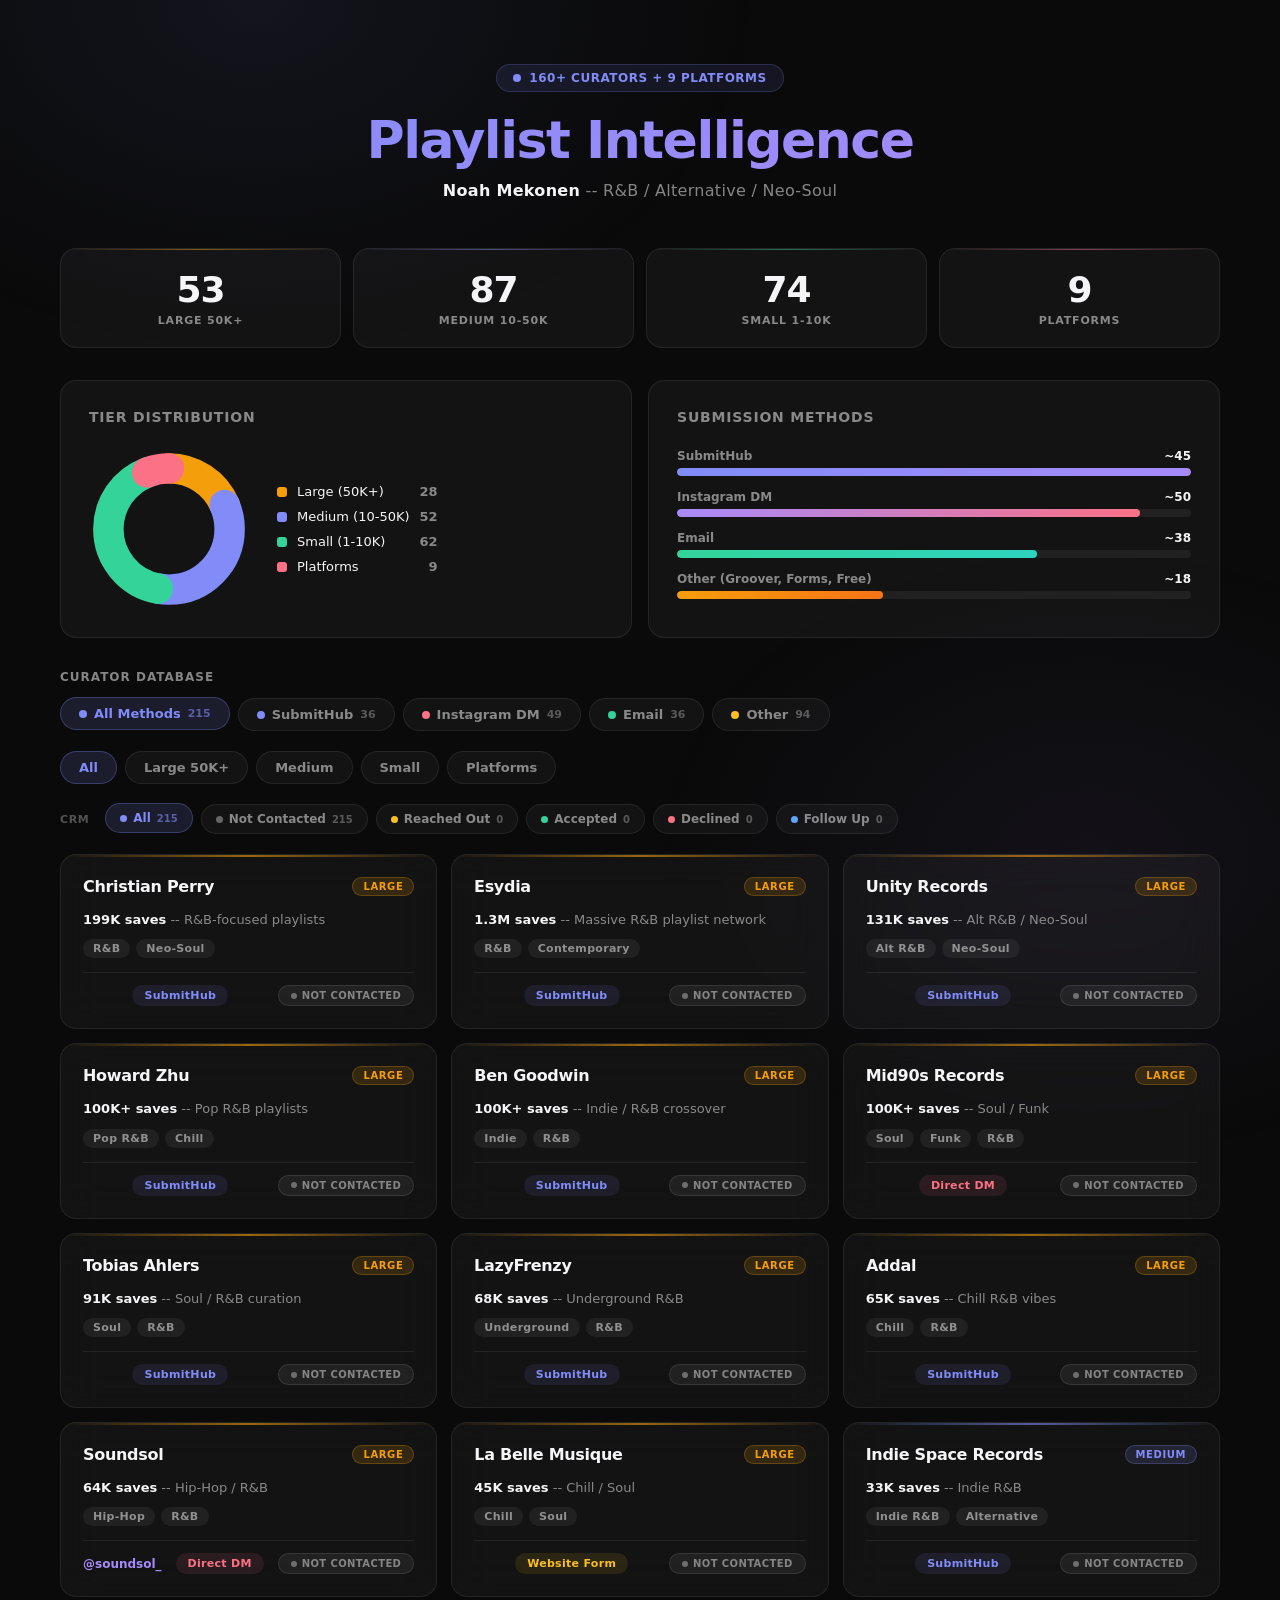
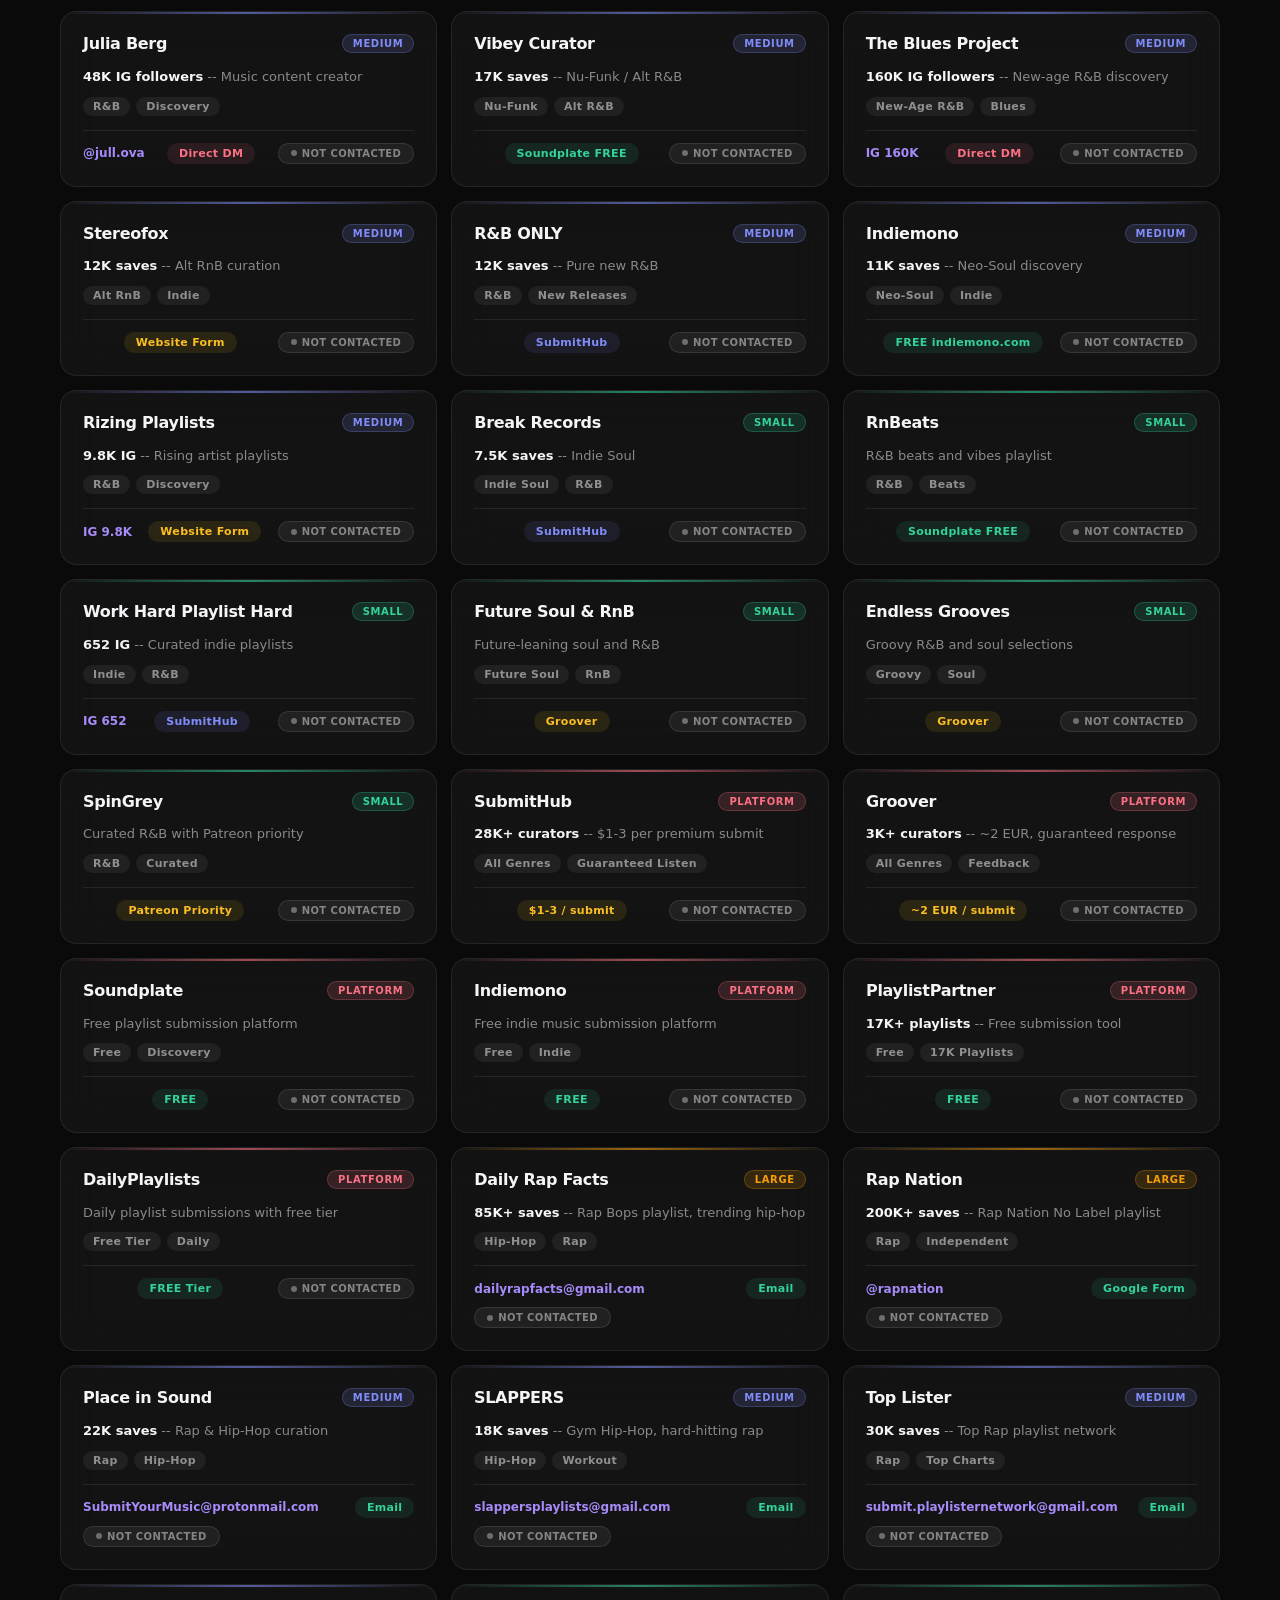
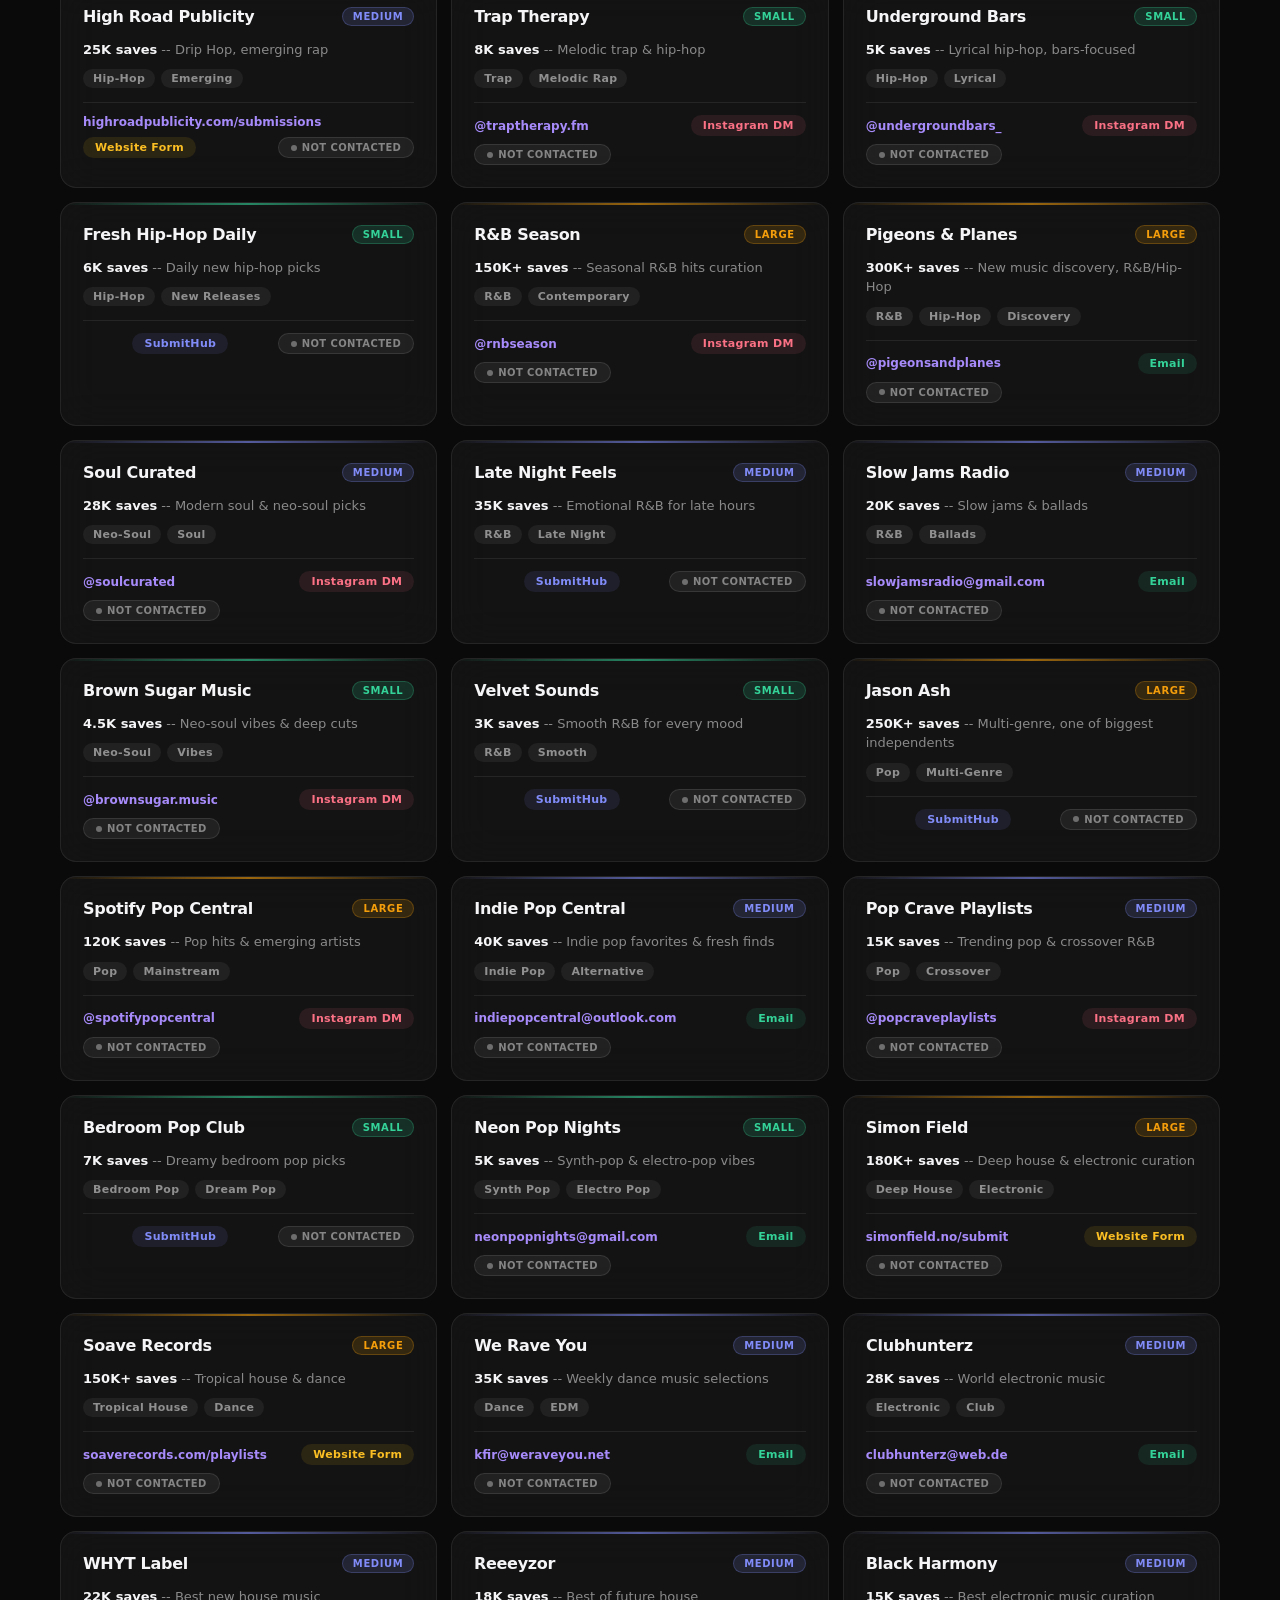
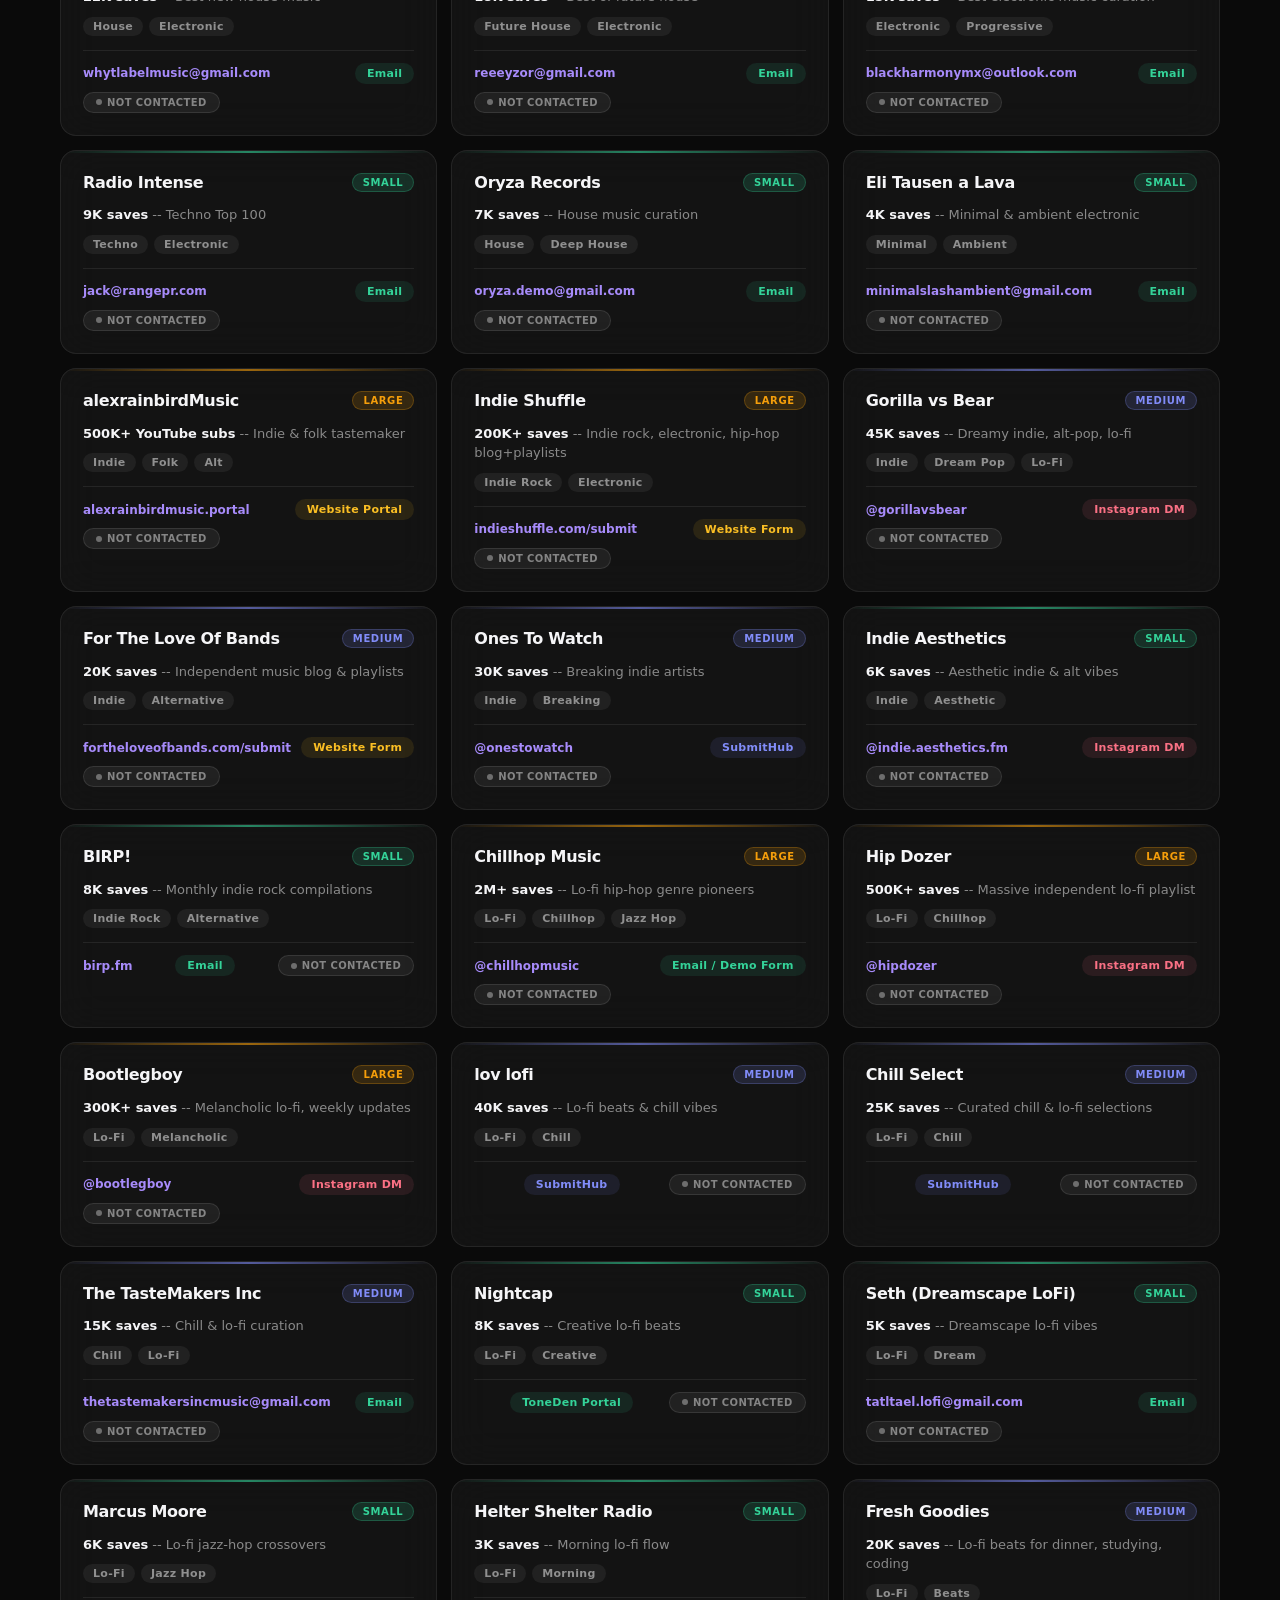
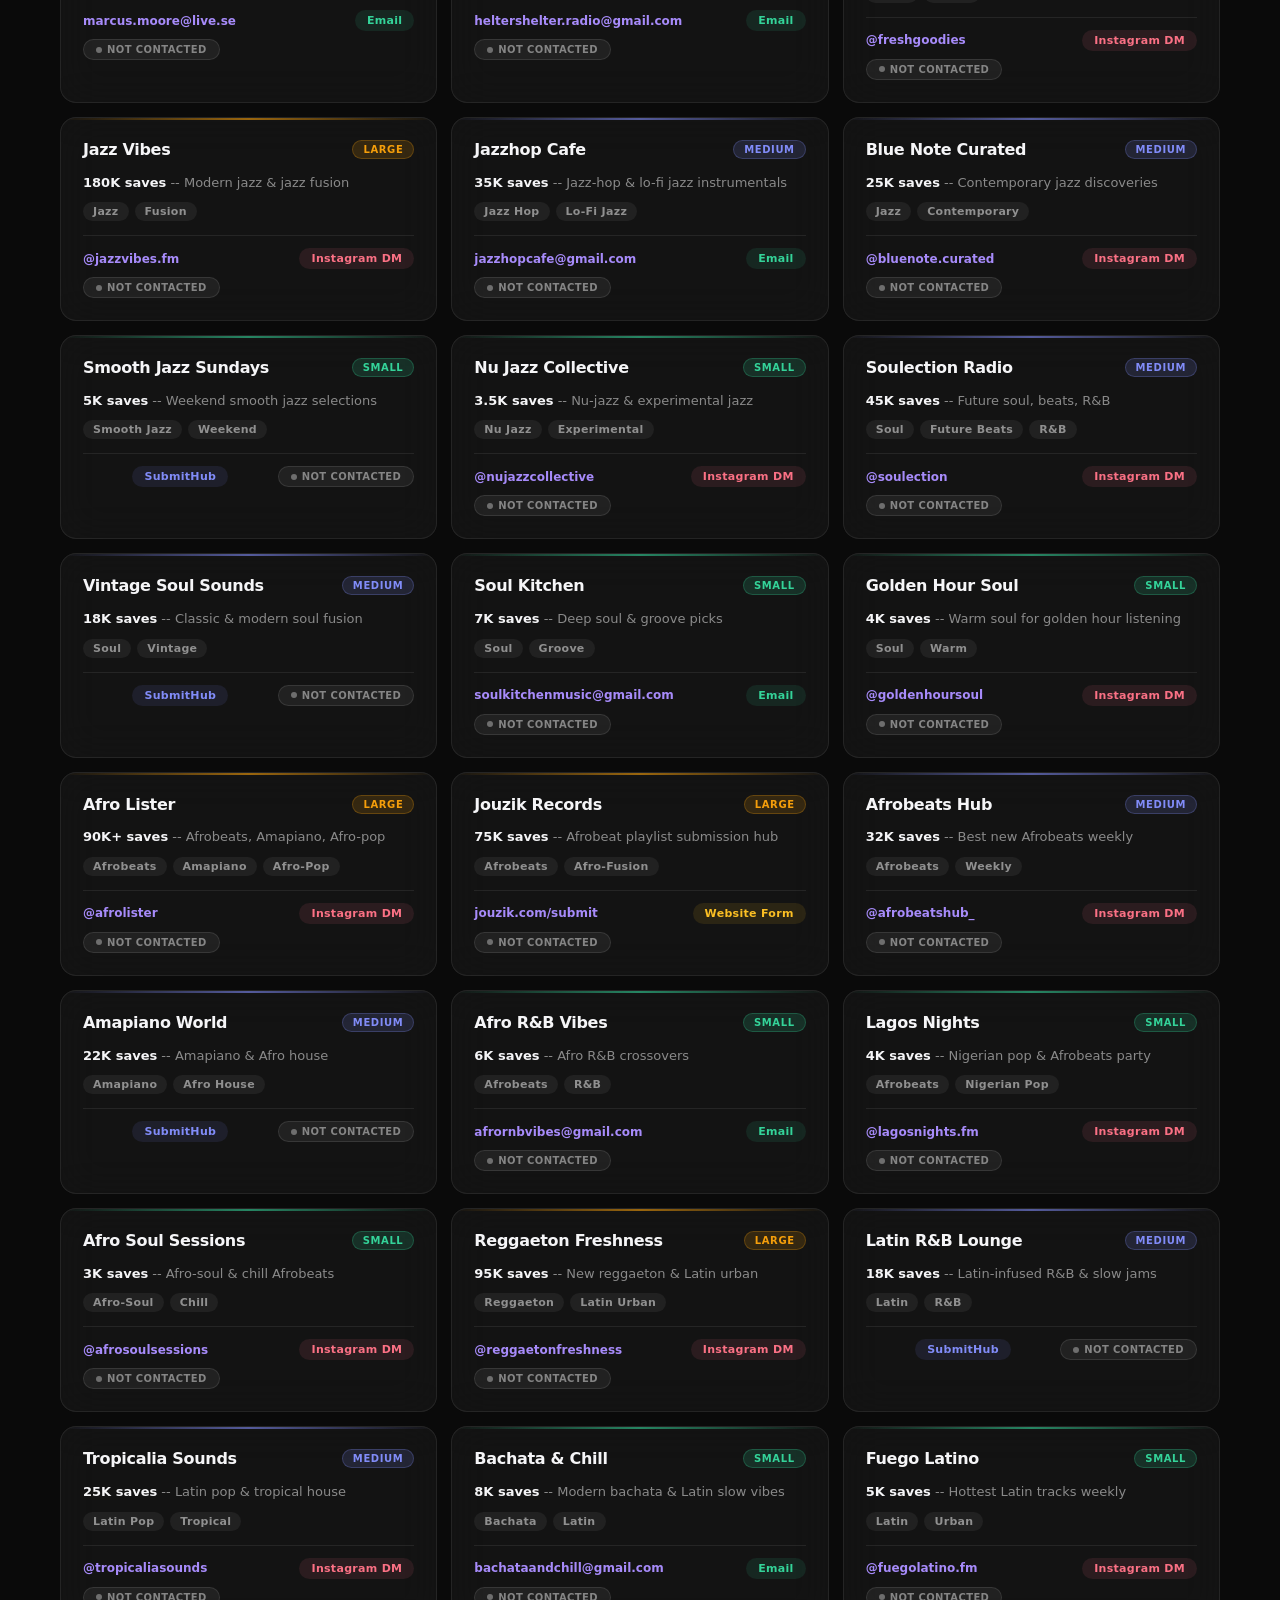
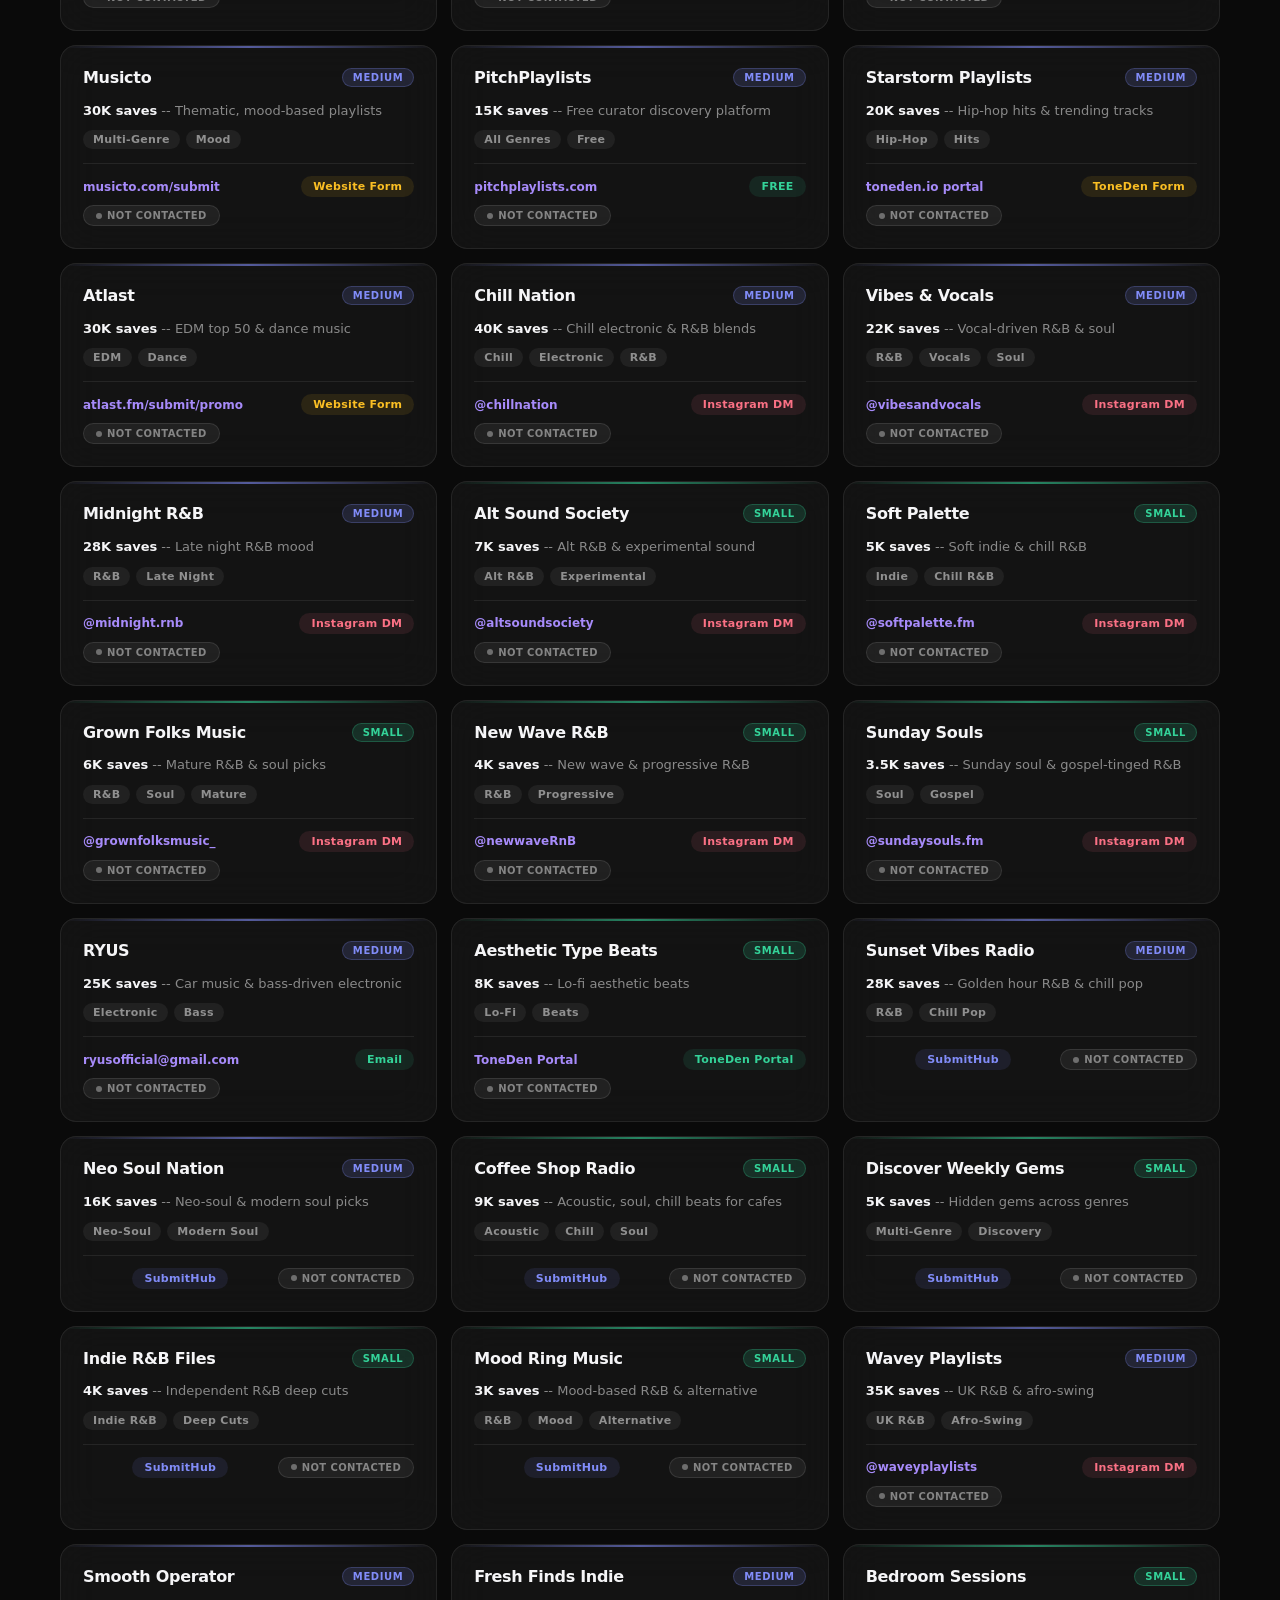
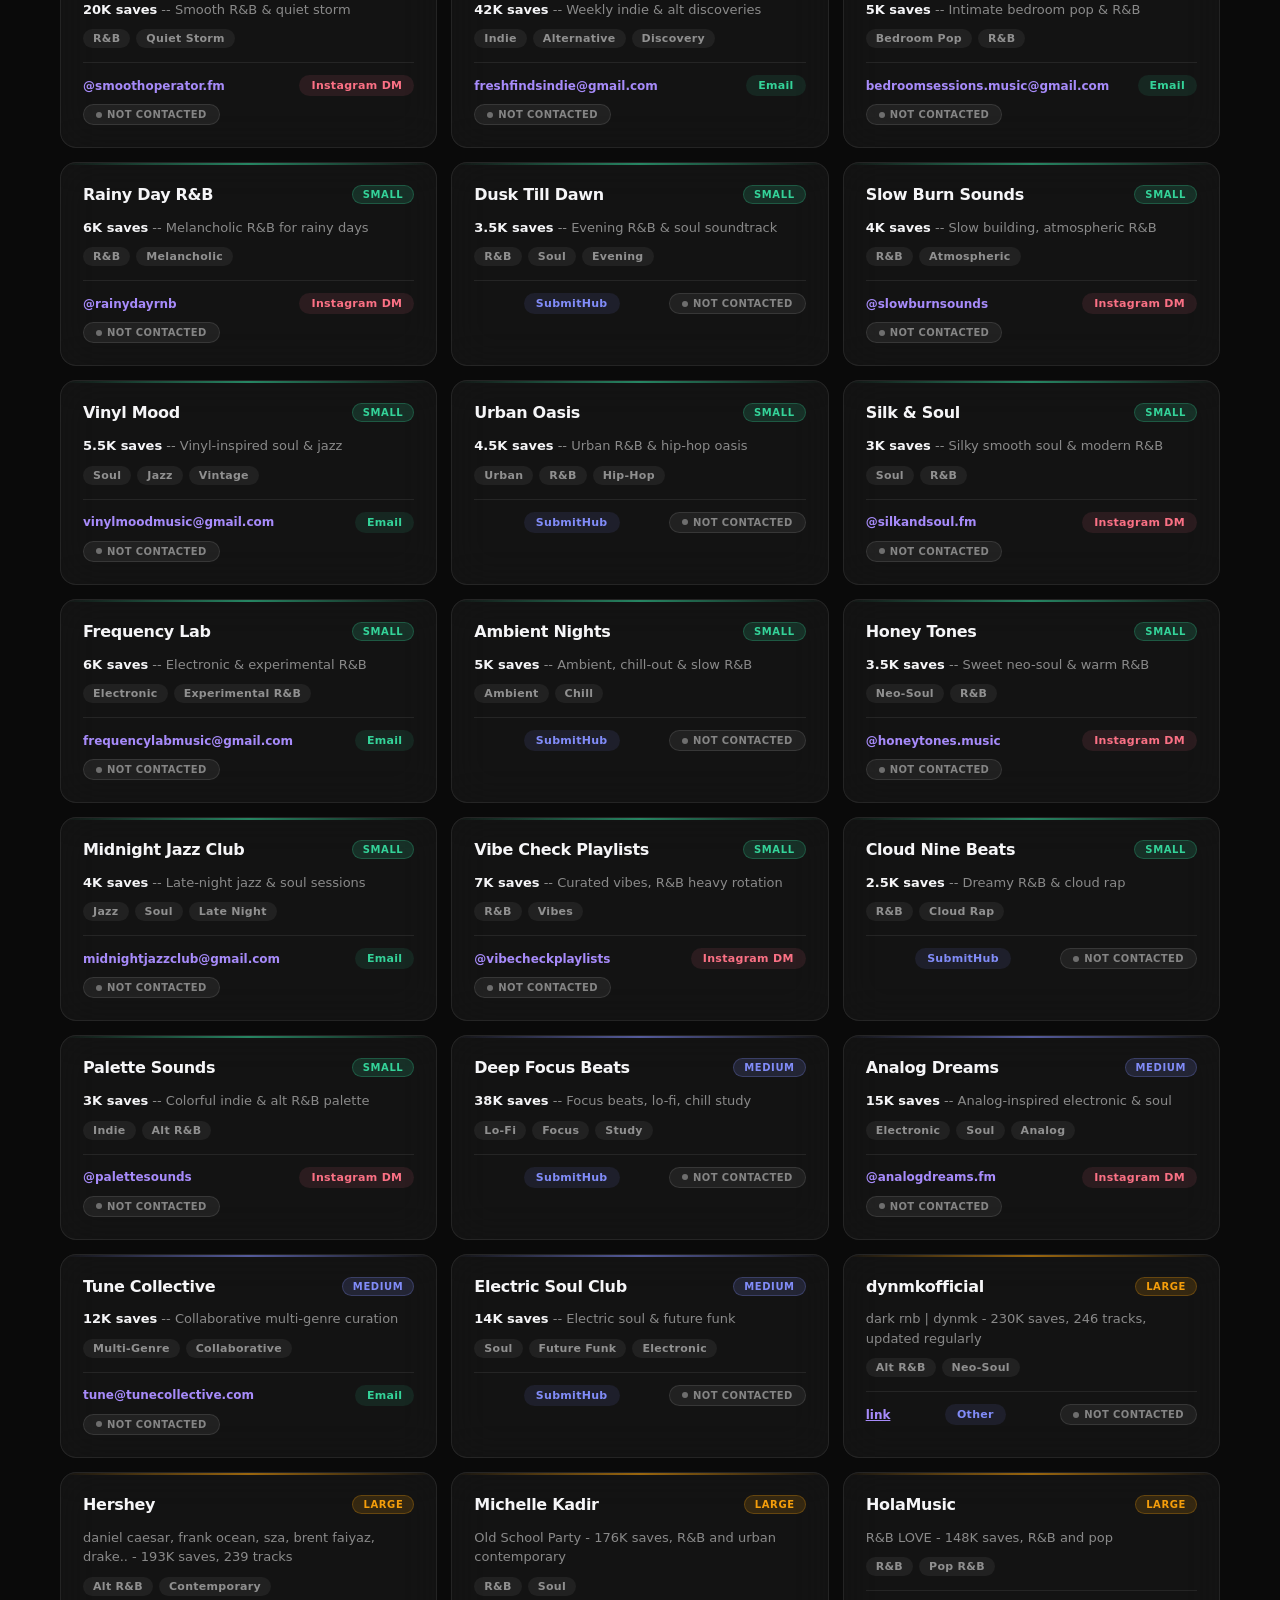
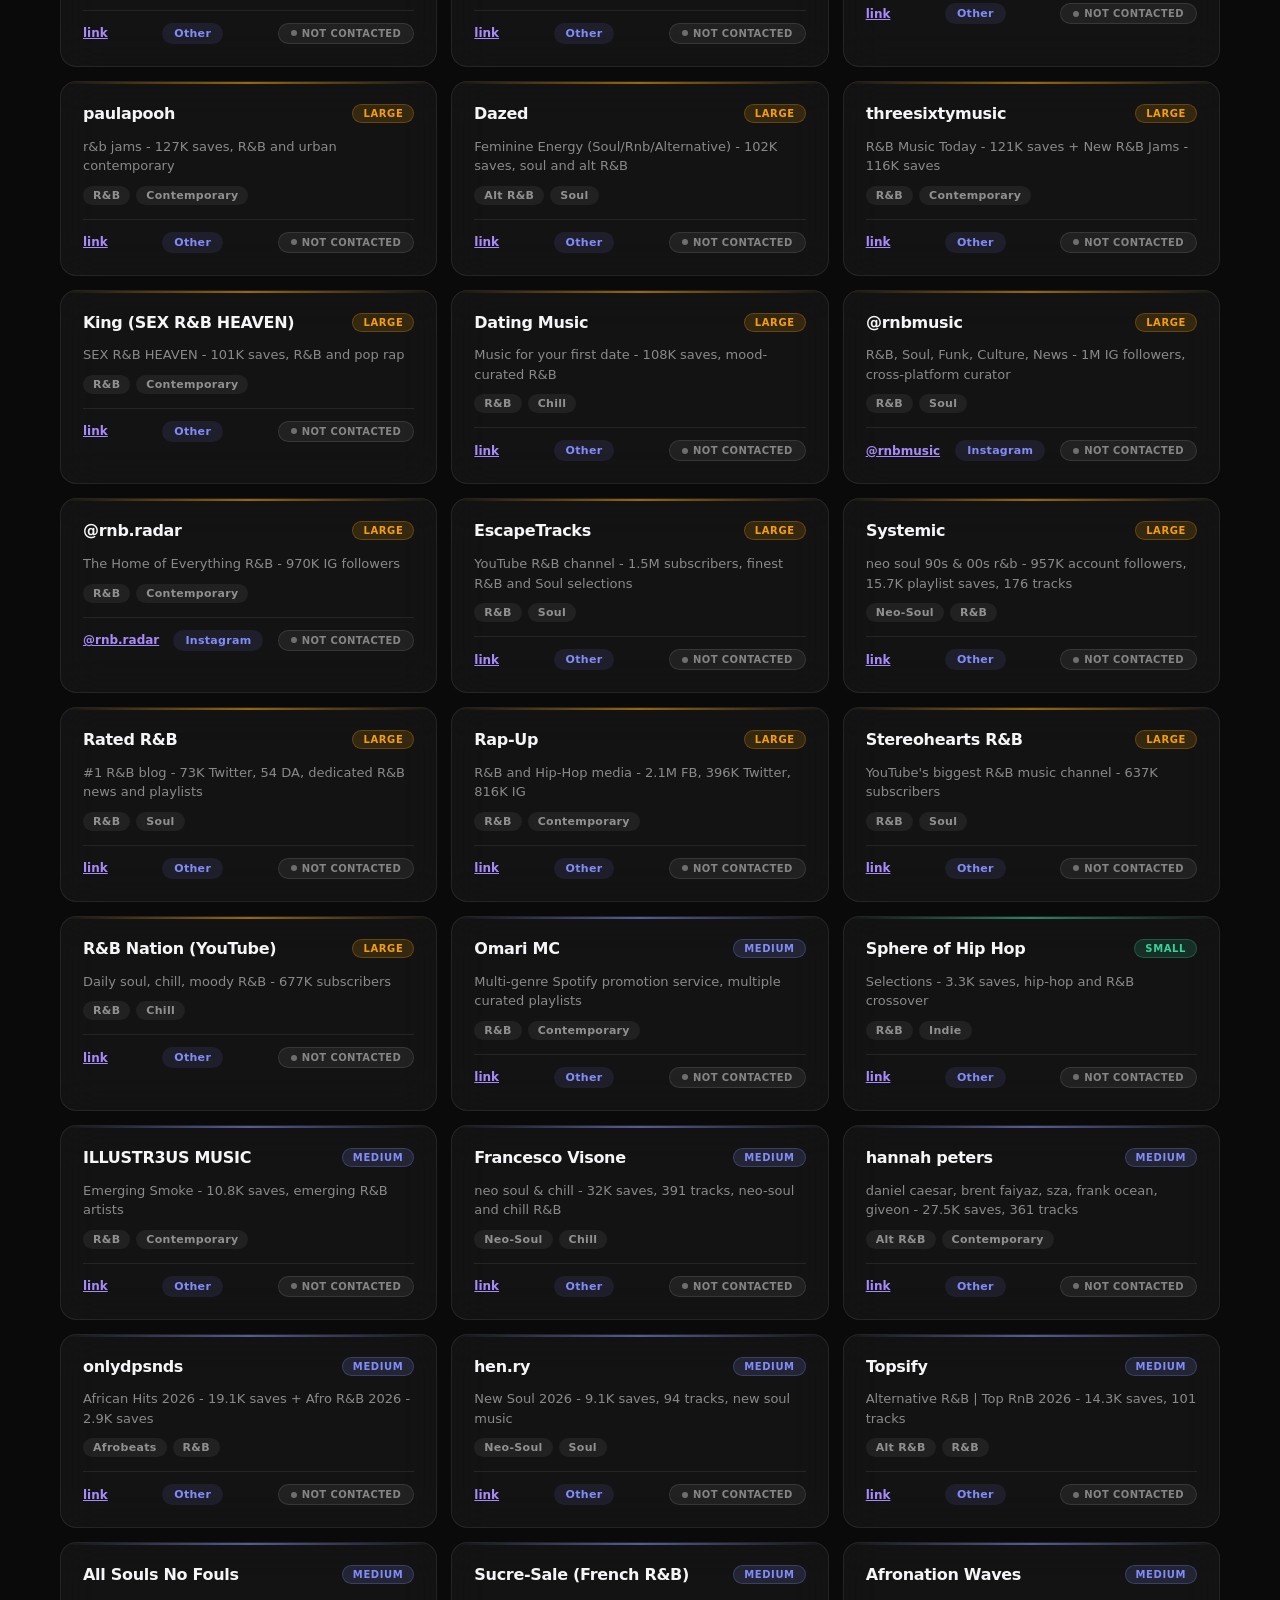
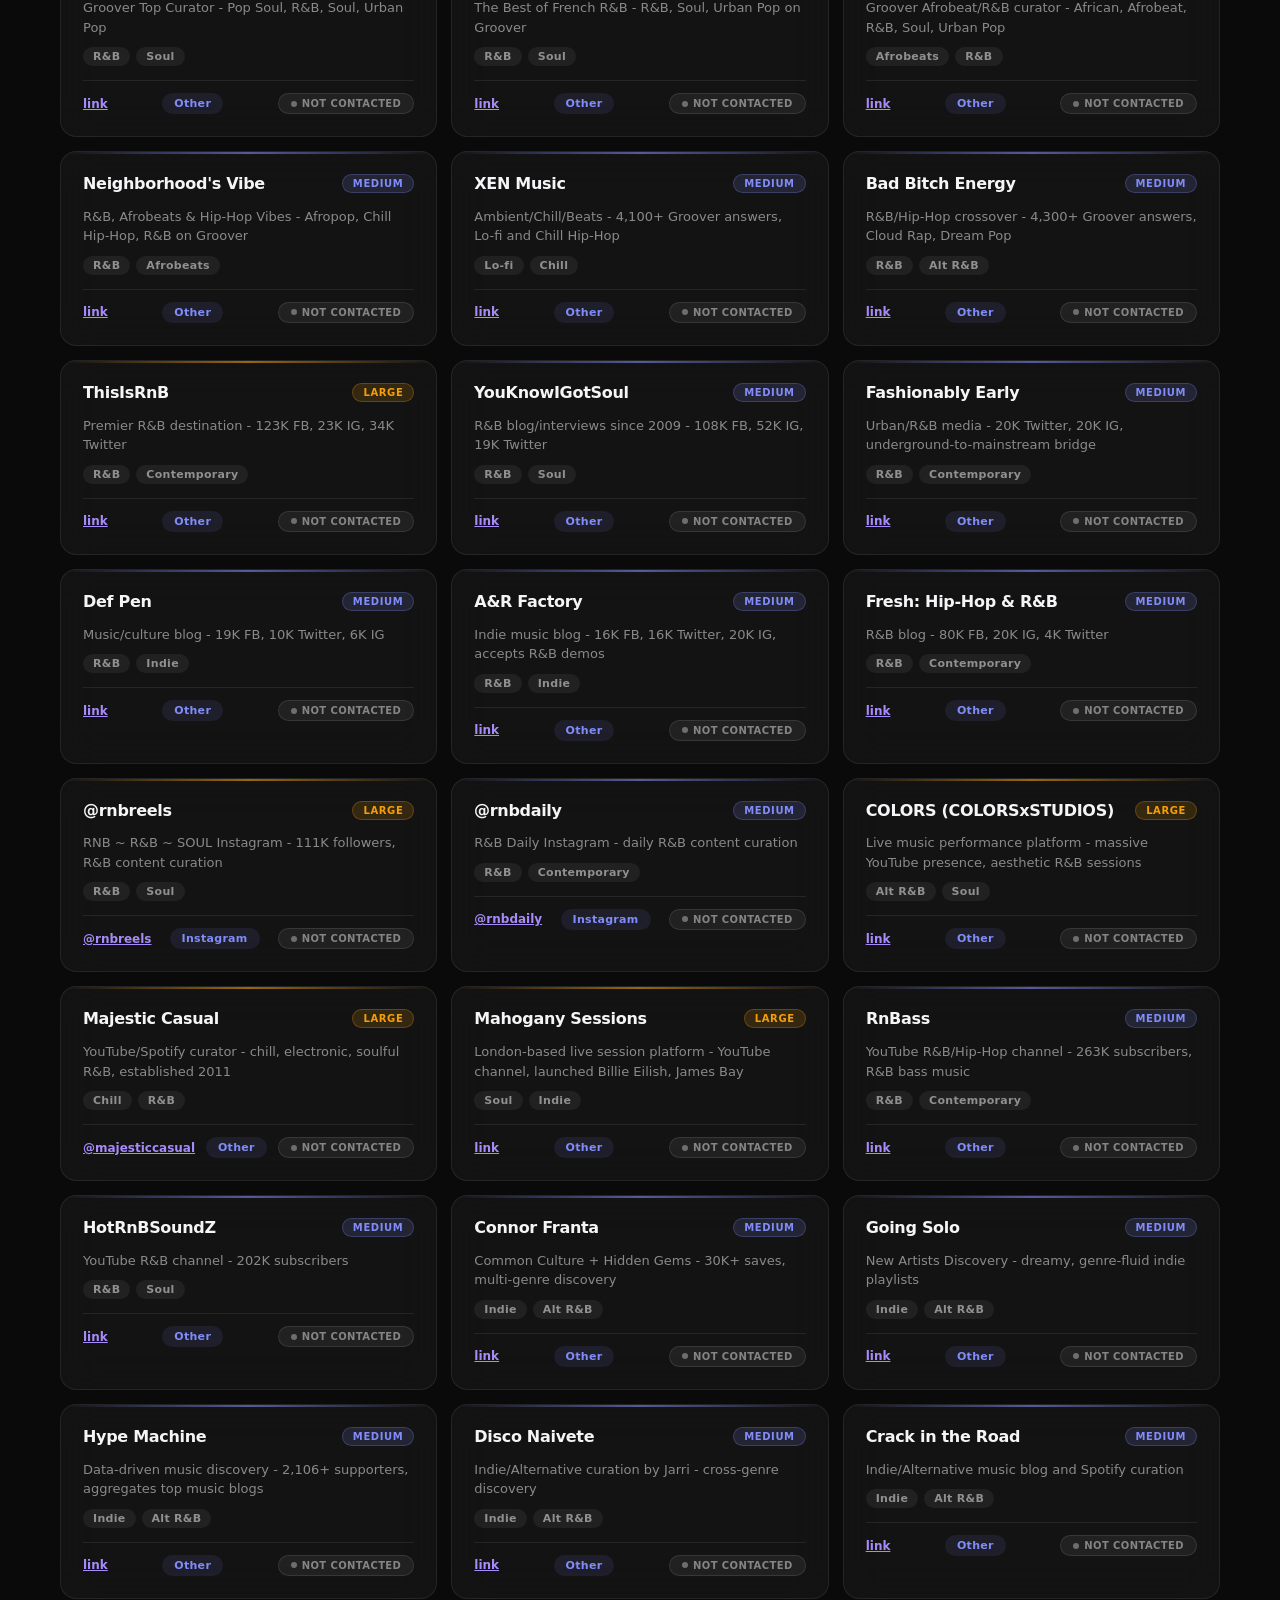
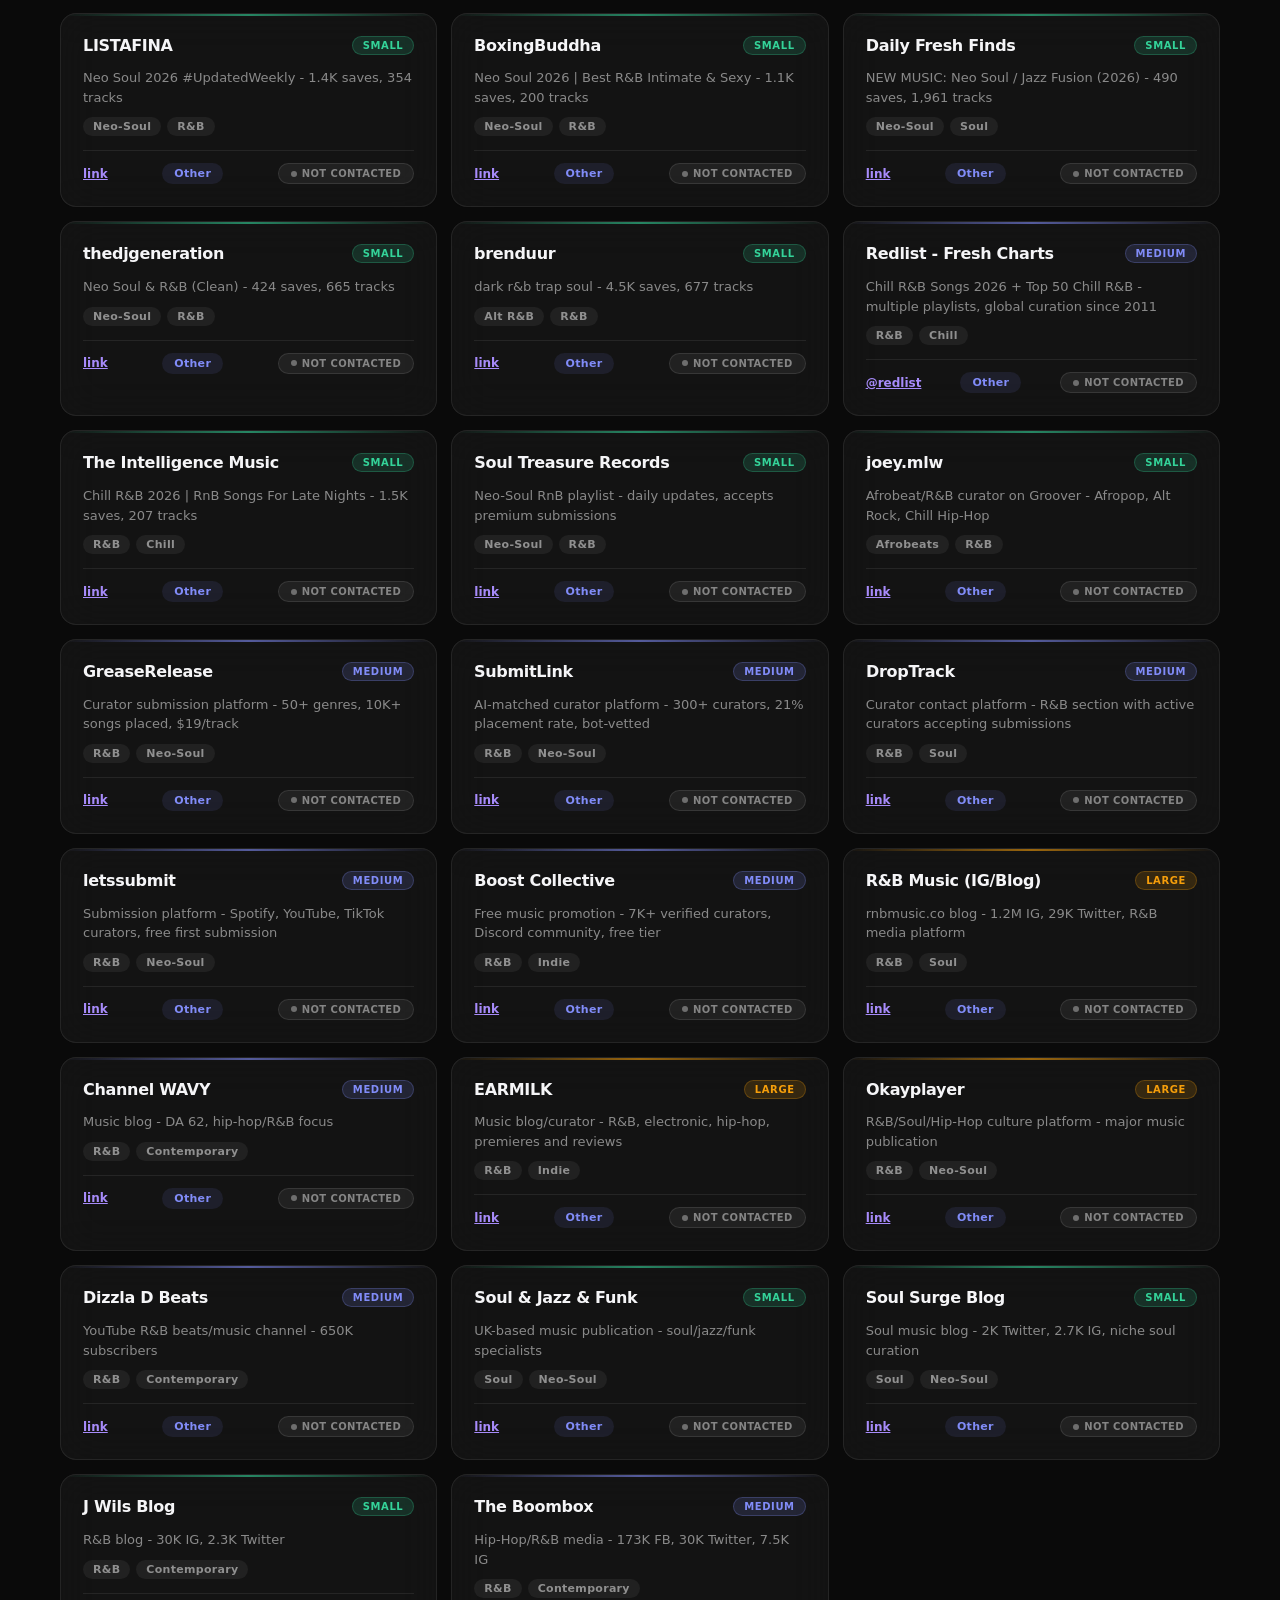
<file: playlist-intel.html>
<!DOCTYPE html>
<html lang="en">
<head>
<meta charset="UTF-8">
<meta name="viewport" content="width=device-width, initial-scale=1.0, viewport-fit=cover">
<meta name="apple-mobile-web-app-capable" content="yes">
<meta name="apple-mobile-web-app-status-bar-style" content="black-translucent">
<title>Playlist Intelligence -- Noah Mekonen</title>
<style>
  *,*::before,*::after{box-sizing:border-box;margin:0;padding:0}

  :root {
    --bg: #0a0a0a;
    --surface: rgba(255,255,255,0.04);
    --surface-hover: rgba(255,255,255,0.08);
    --border: rgba(255,255,255,0.08);
    --border-hover: rgba(255,255,255,0.15);
    --text: #f5f5f7;
    --text-secondary: rgba(255,255,255,0.5);
    --indigo: #818cf8;
    --violet: #a78bfa;
    --emerald: #34d399;
    --rose: #fb7185;
    --amber: #fbbf24;
    --gold: #f59e0b;
    --cyan: #22d3ee;
    --radius: 16px;
    --ease-spring: cubic-bezier(0.34, 1.56, 0.64, 1);
    --ease-smooth: cubic-bezier(0.25, 0.1, 0.25, 1);
  }

  html { scroll-behavior: smooth; }

  body {
    font-family: -apple-system, BlinkMacSystemFont, 'SF Pro Display', 'Segoe UI', system-ui, sans-serif;
    background: var(--bg);
    color: var(--text);
    min-height: 100vh;
    overflow-x: hidden;
    -webkit-font-smoothing: antialiased;
    -moz-osx-font-smoothing: grayscale;
    padding: env(safe-area-inset-top) env(safe-area-inset-right) env(safe-area-inset-bottom) env(safe-area-inset-left);
  }

  body::before {
    content: '';
    position: fixed;
    top: -40%; left: -20%;
    width: 80%; height: 80%;
    background: radial-gradient(ellipse, rgba(129,140,248,0.08) 0%, transparent 70%);
    pointer-events: none; z-index: 0;
    animation: ambientDrift 20s ease-in-out infinite alternate;
  }
  body::after {
    content: '';
    position: fixed;
    bottom: -30%; right: -20%;
    width: 70%; height: 70%;
    background: radial-gradient(ellipse, rgba(167,139,250,0.06) 0%, transparent 70%);
    pointer-events: none; z-index: 0;
    animation: ambientDrift 25s ease-in-out infinite alternate-reverse;
  }

  @keyframes ambientDrift {
    0% { transform: translate(0, 0) scale(1); }
    100% { transform: translate(5%, 3%) scale(1.1); }
  }

  @keyframes fadeUp {
    from { opacity: 0; transform: translateY(24px); }
    to { opacity: 1; transform: translateY(0); }
  }

  @keyframes gradientShift {
    0%, 100% { background-position: 0% 50%; }
    50% { background-position: 100% 50%; }
  }

  @keyframes pulse {
    0%, 100% { opacity: 1; transform: scale(1); }
    50% { opacity: 0.7; transform: scale(0.85); }
  }
  @keyframes pulseRing {
    0% { transform: scale(1); opacity: 0.4; }
    100% { transform: scale(2.5); opacity: 0; }
  }

  @keyframes countUp {
    from { opacity: 0; transform: translateY(10px); }
    to { opacity: 1; transform: translateY(0); }
  }

  @keyframes donutReveal {
    from { stroke-dasharray: 0 100; }
  }

  @keyframes barGrow {
    from { width: 0; }
  }

  .container {
    max-width: 1200px;
    margin: 0 auto;
    padding: 24px 20px 80px;
    position: relative;
    z-index: 1;
  }

  /* ---- HEADER ---- */
  .header {
    text-align: center;
    padding: 40px 0 48px;
    opacity: 0;
    animation: fadeUp 0.8s var(--ease-smooth) forwards;
  }

  .header-badge {
    display: inline-flex;
    align-items: center;
    gap: 8px;
    background: rgba(129,140,248,0.1);
    border: 1px solid rgba(129,140,248,0.2);
    border-radius: 100px;
    padding: 6px 16px;
    font-size: 12px;
    font-weight: 600;
    letter-spacing: 0.5px;
    text-transform: uppercase;
    color: var(--indigo);
    margin-bottom: 20px;
  }

  .badge-dot {
    width: 8px; height: 8px;
    border-radius: 50%;
    background: var(--indigo);
    animation: pulse 2s ease-in-out infinite;
    position: relative;
  }
  .badge-dot::after {
    content: '';
    position: absolute;
    inset: -3px;
    border-radius: 50%;
    background: var(--indigo);
    opacity: 0;
    animation: pulseRing 2s ease-in-out infinite;
  }

  .header h1 {
    font-size: clamp(28px, 6vw, 52px);
    font-weight: 800;
    letter-spacing: -1.5px;
    background: linear-gradient(135deg, #818cf8 0%, #a78bfa 30%, #f5f5f7 60%, #818cf8 100%);
    background-size: 300% 300%;
    -webkit-background-clip: text;
    -webkit-text-fill-color: transparent;
    background-clip: text;
    animation: gradientShift 8s ease infinite;
    line-height: 1.1;
  }

  .header-subtitle {
    font-size: 16px;
    color: var(--text-secondary);
    margin-top: 12px;
    font-weight: 500;
    letter-spacing: 0.3px;
  }

  .header-subtitle strong {
    color: var(--text);
    font-weight: 600;
  }

  /* ---- STATS BAR ---- */
  .stats-bar {
    display: grid;
    grid-template-columns: repeat(4, 1fr);
    gap: 12px;
    margin-bottom: 32px;
    opacity: 0;
    animation: fadeUp 0.8s var(--ease-smooth) 0.15s forwards;
  }
  @media (max-width: 600px) {
    .stats-bar { grid-template-columns: repeat(2, 1fr); }
  }

  .glass {
    background: var(--surface);
    border: 1px solid var(--border);
    border-radius: var(--radius);
    backdrop-filter: blur(20px);
    -webkit-backdrop-filter: blur(20px);
    transition: all 0.35s var(--ease-smooth);
  }
  .glass:hover {
    background: var(--surface-hover);
    border-color: var(--border-hover);
    transform: translateY(-2px) scale(1.01);
  }

  .stat-card {
    padding: 20px;
    text-align: center;
    position: relative;
    overflow: hidden;
  }
  .stat-card::before {
    content: '';
    position: absolute;
    top: 0; left: 0; right: 0;
    height: 1px;
    background: linear-gradient(90deg, transparent, var(--accent, var(--indigo)), transparent);
    opacity: 0.5;
  }
  .stat-value {
    font-size: clamp(24px, 5vw, 36px);
    font-weight: 800;
    letter-spacing: -1px;
    font-variant-numeric: tabular-nums;
    color: var(--text);
  }
  .stat-label {
    font-size: 11px;
    font-weight: 600;
    letter-spacing: 0.8px;
    text-transform: uppercase;
    color: var(--text-secondary);
    margin-top: 4px;
  }

  /* ---- CHARTS SECTION ---- */
  .charts-section {
    display: grid;
    grid-template-columns: 1fr 1fr;
    gap: 16px;
    margin-bottom: 32px;
    opacity: 0;
    animation: fadeUp 0.8s var(--ease-smooth) 0.3s forwards;
  }
  @media (max-width: 768px) {
    .charts-section { grid-template-columns: 1fr; }
  }

  .chart-card {
    padding: 28px;
    position: relative;
    overflow: hidden;
  }

  .chart-card h3 {
    font-size: 14px;
    font-weight: 700;
    letter-spacing: 0.8px;
    text-transform: uppercase;
    color: var(--text-secondary);
    margin-bottom: 24px;
  }

  /* Donut Chart */
  .donut-container {
    display: flex;
    align-items: center;
    gap: 28px;
  }

  .donut-svg {
    width: 160px;
    height: 160px;
    flex-shrink: 0;
    transform: rotate(-90deg);
  }

  .donut-segment {
    fill: none;
    stroke-width: 8;
    stroke-linecap: round;
    animation: donutReveal 1.2s var(--ease-smooth) forwards;
  }

  .donut-legend {
    display: flex;
    flex-direction: column;
    gap: 10px;
  }

  .legend-item {
    display: flex;
    align-items: center;
    gap: 10px;
    font-size: 13px;
    font-weight: 500;
  }

  .legend-dot {
    width: 10px;
    height: 10px;
    border-radius: 3px;
    flex-shrink: 0;
  }

  .legend-count {
    color: var(--text-secondary);
    margin-left: auto;
    font-variant-numeric: tabular-nums;
    font-weight: 700;
  }

  /* Bar Chart */
  .bar-chart {
    display: flex;
    flex-direction: column;
    gap: 14px;
  }

  .bar-row {
    display: flex;
    flex-direction: column;
    gap: 5px;
  }

  .bar-label {
    font-size: 12px;
    font-weight: 600;
    color: var(--text-secondary);
    display: flex;
    justify-content: space-between;
  }

  .bar-label span:last-child {
    color: var(--text);
    font-variant-numeric: tabular-nums;
  }

  .bar-track {
    height: 8px;
    border-radius: 4px;
    background: rgba(255,255,255,0.06);
    overflow: hidden;
  }

  .bar-fill {
    height: 100%;
    border-radius: 4px;
    animation: barGrow 1s var(--ease-smooth) forwards;
  }

  /* ---- FILTER BAR ---- */
  .filter-bar {
    display: flex;
    gap: 8px;
    margin-bottom: 20px;
    flex-wrap: wrap;
    opacity: 0;
    animation: fadeUp 0.8s var(--ease-smooth) 0.45s forwards;
  }

  .filter-btn {
    background: var(--surface);
    border: 1px solid var(--border);
    border-radius: 100px;
    padding: 8px 18px;
    font-size: 13px;
    font-weight: 600;
    color: var(--text-secondary);
    cursor: pointer;
    transition: all 0.25s var(--ease-smooth);
    font-family: inherit;
  }

  .filter-btn:hover {
    background: var(--surface-hover);
    border-color: var(--border-hover);
    color: var(--text);
  }

  .filter-btn.active {
    background: rgba(129,140,248,0.15);
    border-color: rgba(129,140,248,0.3);
    color: var(--indigo);
  }

  /* ---- METHOD FILTER TOGGLES ---- */
  .method-filter-bar {
    display: flex;
    gap: 8px;
    margin-bottom: 20px;
    flex-wrap: wrap;
    opacity: 0;
    animation: fadeUp 0.8s var(--ease-smooth) 0.5s forwards;
  }

  .method-toggle {
    background: var(--surface);
    border: 1px solid var(--border);
    border-radius: 100px;
    padding: 8px 18px;
    font-size: 13px;
    font-weight: 600;
    color: var(--text-secondary);
    cursor: pointer;
    transition: all 0.3s var(--ease-smooth);
    font-family: inherit;
    display: inline-flex;
    align-items: center;
    gap: 7px;
    user-select: none;
  }

  .method-toggle:hover {
    background: var(--surface-hover);
    border-color: var(--border-hover);
    color: var(--text);
    transform: translateY(-1px);
  }

  .method-toggle.active {
    transform: translateY(-1px);
  }

  .method-toggle[data-method-filter="all"].active {
    background: rgba(129,140,248,0.15);
    border-color: rgba(129,140,248,0.3);
    color: var(--indigo);
  }

  .method-toggle[data-method-filter="submithub"].active {
    background: rgba(129,140,248,0.15);
    border-color: rgba(129,140,248,0.3);
    color: var(--indigo);
  }

  .method-toggle[data-method-filter="instagram"].active {
    background: rgba(251,113,133,0.15);
    border-color: rgba(251,113,133,0.3);
    color: var(--rose);
  }

  .method-toggle[data-method-filter="email"].active {
    background: rgba(52,211,153,0.15);
    border-color: rgba(52,211,153,0.3);
    color: var(--emerald);
  }

  .method-toggle[data-method-filter="other"].active {
    background: rgba(251,191,36,0.15);
    border-color: rgba(251,191,36,0.3);
    color: var(--amber);
  }

  .method-dot {
    width: 8px;
    height: 8px;
    border-radius: 50%;
    flex-shrink: 0;
  }

  .method-toggle[data-method-filter="all"] .method-dot { background: var(--indigo); }
  .method-toggle[data-method-filter="submithub"] .method-dot { background: var(--indigo); }
  .method-toggle[data-method-filter="instagram"] .method-dot { background: var(--rose); }
  .method-toggle[data-method-filter="email"] .method-dot { background: var(--emerald); }
  .method-toggle[data-method-filter="other"] .method-dot { background: var(--amber); }

  .method-count {
    font-size: 11px;
    font-weight: 700;
    opacity: 0.6;
    font-variant-numeric: tabular-nums;
  }

  /* ---- CURATOR CARDS ---- */
  .curators-grid {
    display: grid;
    grid-template-columns: repeat(auto-fill, minmax(320px, 1fr));
    gap: 14px;
    margin-bottom: 32px;
  }
  @media (max-width: 500px) {
    .curators-grid { grid-template-columns: 1fr; }
  }

  .curator-card {
    padding: 22px;
    position: relative;
    overflow: hidden;
    cursor: default;
    opacity: 0;
    transform: translateY(30px);
  }

  .curator-card.visible {
    animation: fadeUp 0.6s var(--ease-spring) forwards;
  }

  .curator-card.hidden {
    display: none;
  }

  .curator-card::before {
    content: '';
    position: absolute;
    top: 0; left: 0; right: 0;
    height: 2px;
    opacity: 0.6;
  }

  .curator-card[data-tier="large"]::before { background: linear-gradient(90deg, transparent, var(--gold), transparent); }
  .curator-card[data-tier="medium"]::before { background: linear-gradient(90deg, transparent, var(--indigo), transparent); }
  .curator-card[data-tier="small"]::before { background: linear-gradient(90deg, transparent, var(--emerald), transparent); }
  .curator-card[data-tier="platform"]::before { background: linear-gradient(90deg, transparent, var(--rose), transparent); }

  .curator-header {
    display: flex;
    align-items: flex-start;
    justify-content: space-between;
    gap: 12px;
    margin-bottom: 12px;
  }

  .curator-name {
    font-size: 16px;
    font-weight: 700;
    letter-spacing: -0.3px;
    line-height: 1.3;
  }

  .tier-badge {
    font-size: 10px;
    font-weight: 700;
    letter-spacing: 0.6px;
    text-transform: uppercase;
    padding: 3px 10px;
    border-radius: 100px;
    flex-shrink: 0;
    white-space: nowrap;
  }

  .tier-badge.large { background: rgba(245,158,11,0.15); color: var(--gold); border: 1px solid rgba(245,158,11,0.25); }
  .tier-badge.medium { background: rgba(129,140,248,0.15); color: var(--indigo); border: 1px solid rgba(129,140,248,0.25); }
  .tier-badge.small { background: rgba(52,211,153,0.15); color: var(--emerald); border: 1px solid rgba(52,211,153,0.25); }
  .tier-badge.platform { background: rgba(251,113,133,0.15); color: var(--rose); border: 1px solid rgba(251,113,133,0.25); }

  .curator-playlist {
    font-size: 13px;
    color: var(--text-secondary);
    margin-bottom: 10px;
    line-height: 1.5;
  }

  .curator-playlist strong {
    color: var(--text);
    font-weight: 600;
  }

  .curator-meta {
    display: flex;
    flex-wrap: wrap;
    gap: 6px;
    margin-bottom: 14px;
  }

  .genre-tag {
    font-size: 11px;
    font-weight: 600;
    padding: 3px 10px;
    border-radius: 100px;
    background: rgba(255,255,255,0.06);
    color: var(--text-secondary);
    letter-spacing: 0.3px;
  }

  .curator-footer {
    display: flex;
    align-items: center;
    justify-content: space-between;
    gap: 8px;
    padding-top: 12px;
    border-top: 1px solid var(--border);
    flex-wrap: wrap;
  }

  .curator-ig {
    font-size: 12px;
    color: var(--violet);
    font-weight: 600;
  }

  .submit-method {
    font-size: 11px;
    font-weight: 600;
    padding: 4px 12px;
    border-radius: 100px;
    background: rgba(129,140,248,0.1);
    color: var(--indigo);
    letter-spacing: 0.3px;
  }

  .submit-method.free {
    background: rgba(52,211,153,0.1);
    color: var(--emerald);
  }

  .submit-method.dm {
    background: rgba(251,113,133,0.1);
    color: var(--rose);
  }

  .submit-method.email-method {
    background: rgba(52,211,153,0.1);
    color: var(--emerald);
  }

  .submit-method.other-method {
    background: rgba(251,191,36,0.1);
    color: var(--amber);
  }

  /* ---- STRATEGY BOX ---- */
  .strategy-section {
    opacity: 0;
    animation: fadeUp 0.8s var(--ease-smooth) 0.6s forwards;
  }

  .strategy-card {
    padding: 32px;
    position: relative;
    overflow: hidden;
  }

  .strategy-card::before {
    content: '';
    position: absolute;
    top: 0; left: 0; right: 0;
    height: 2px;
    background: linear-gradient(90deg, var(--indigo), var(--violet), var(--rose));
    opacity: 0.7;
  }

  .strategy-card h3 {
    font-size: 18px;
    font-weight: 700;
    letter-spacing: -0.3px;
    margin-bottom: 20px;
    background: linear-gradient(135deg, var(--indigo), var(--violet));
    -webkit-background-clip: text;
    -webkit-text-fill-color: transparent;
    background-clip: text;
  }

  .strategy-list {
    list-style: none;
    display: grid;
    gap: 14px;
  }

  .strategy-list li {
    display: flex;
    gap: 14px;
    align-items: flex-start;
    font-size: 14px;
    line-height: 1.6;
    color: rgba(255,255,255,0.8);
  }

  .step-number {
    display: flex;
    align-items: center;
    justify-content: center;
    width: 28px;
    height: 28px;
    border-radius: 8px;
    background: rgba(129,140,248,0.12);
    border: 1px solid rgba(129,140,248,0.2);
    color: var(--indigo);
    font-size: 12px;
    font-weight: 800;
    flex-shrink: 0;
    margin-top: 1px;
  }

  /* ---- BACK LINK ---- */
  .back-link {
    display: inline-flex;
    align-items: center;
    gap: 6px;
    font-size: 13px;
    font-weight: 600;
    color: var(--text-secondary);
    text-decoration: none;
    margin-bottom: 16px;
    transition: color 0.2s;
    opacity: 0;
    animation: fadeUp 0.5s var(--ease-smooth) forwards;
  }
  .back-link:hover { color: var(--text); }
  .back-link svg { width: 16px; height: 16px; }

  /* ---- SECTION LABELS ---- */
  .section-label {
    font-size: 12px;
    font-weight: 700;
    letter-spacing: 1px;
    text-transform: uppercase;
    color: var(--text-secondary);
    margin-bottom: 14px;
    opacity: 0;
    animation: fadeUp 0.8s var(--ease-smooth) 0.4s forwards;
  }

  /* ---- NO RESULTS ---- */
  .no-results {
    display: none;
    text-align: center;
    padding: 60px 20px;
    color: var(--text-secondary);
    font-size: 15px;
    font-weight: 500;
    grid-column: 1 / -1;
  }
  .no-results.visible {
    display: block;
  }

  /* ---- CRM STATUS BADGES ---- */
  .crm-badge {
    display: inline-flex;
    align-items: center;
    gap: 5px;
    font-size: 10px;
    font-weight: 700;
    letter-spacing: 0.4px;
    text-transform: uppercase;
    padding: 4px 12px;
    border-radius: 100px;
    cursor: pointer;
    transition: all 0.25s var(--ease-smooth);
    user-select: none;
    white-space: nowrap;
    flex-shrink: 0;
  }
  .crm-badge:hover {
    transform: scale(1.05);
    filter: brightness(1.2);
  }
  .crm-badge:active {
    transform: scale(0.95);
  }
  .crm-badge-dot {
    width: 6px;
    height: 6px;
    border-radius: 50%;
    flex-shrink: 0;
  }

  /* CRM status colors */
  .crm-badge[data-status="not-contacted"] {
    background: rgba(255,255,255,0.06);
    color: rgba(255,255,255,0.45);
    border: 1px solid rgba(255,255,255,0.1);
  }
  .crm-badge[data-status="not-contacted"] .crm-badge-dot {
    background: rgba(255,255,255,0.35);
  }

  .crm-badge[data-status="reached-out"] {
    background: rgba(251,191,36,0.12);
    color: #fbbf24;
    border: 1px solid rgba(251,191,36,0.25);
  }
  .crm-badge[data-status="reached-out"] .crm-badge-dot {
    background: #fbbf24;
  }

  .crm-badge[data-status="accepted"] {
    background: rgba(52,211,153,0.12);
    color: #34d399;
    border: 1px solid rgba(52,211,153,0.25);
  }
  .crm-badge[data-status="accepted"] .crm-badge-dot {
    background: #34d399;
  }

  .crm-badge[data-status="declined"] {
    background: rgba(251,113,133,0.12);
    color: #fb7185;
    border: 1px solid rgba(251,113,133,0.25);
  }
  .crm-badge[data-status="declined"] .crm-badge-dot {
    background: #fb7185;
  }

  .crm-badge[data-status="follow-up"] {
    background: rgba(96,165,250,0.12);
    color: #60a5fa;
    border: 1px solid rgba(96,165,250,0.25);
  }
  .crm-badge[data-status="follow-up"] .crm-badge-dot {
    background: #60a5fa;
  }

  /* ---- CRM FILTER BAR ---- */
  .crm-filter-bar {
    display: flex;
    gap: 8px;
    margin-bottom: 20px;
    flex-wrap: wrap;
    opacity: 0;
    animation: fadeUp 0.8s var(--ease-smooth) 0.55s forwards;
  }

  .crm-filter-label {
    display: inline-flex;
    align-items: center;
    font-size: 11px;
    font-weight: 700;
    letter-spacing: 0.6px;
    text-transform: uppercase;
    color: rgba(255,255,255,0.3);
    padding: 0 8px 0 0;
    user-select: none;
  }

  .crm-toggle {
    background: var(--surface);
    border: 1px solid var(--border);
    border-radius: 100px;
    padding: 7px 14px;
    font-size: 12px;
    font-weight: 600;
    color: var(--text-secondary);
    cursor: pointer;
    transition: all 0.25s var(--ease-smooth);
    font-family: inherit;
    display: inline-flex;
    align-items: center;
    gap: 6px;
    user-select: none;
  }
  .crm-toggle:hover {
    background: var(--surface-hover);
    border-color: var(--border-hover);
    color: var(--text);
    transform: translateY(-1px);
  }
  .crm-toggle.active {
    transform: translateY(-1px);
  }

  .crm-toggle[data-crm-filter="all"].active {
    background: rgba(129,140,248,0.15);
    border-color: rgba(129,140,248,0.3);
    color: var(--indigo);
  }
  .crm-toggle[data-crm-filter="not-contacted"].active {
    background: rgba(255,255,255,0.08);
    border-color: rgba(255,255,255,0.2);
    color: rgba(255,255,255,0.7);
  }
  .crm-toggle[data-crm-filter="reached-out"].active {
    background: rgba(251,191,36,0.15);
    border-color: rgba(251,191,36,0.3);
    color: #fbbf24;
  }
  .crm-toggle[data-crm-filter="accepted"].active {
    background: rgba(52,211,153,0.15);
    border-color: rgba(52,211,153,0.3);
    color: #34d399;
  }
  .crm-toggle[data-crm-filter="declined"].active {
    background: rgba(251,113,133,0.15);
    border-color: rgba(251,113,133,0.3);
    color: #fb7185;
  }
  .crm-toggle[data-crm-filter="follow-up"].active {
    background: rgba(96,165,250,0.15);
    border-color: rgba(96,165,250,0.3);
    color: #60a5fa;
  }

  .crm-filter-dot {
    width: 7px;
    height: 7px;
    border-radius: 50%;
    flex-shrink: 0;
  }
  .crm-toggle[data-crm-filter="all"] .crm-filter-dot { background: var(--indigo); }
  .crm-toggle[data-crm-filter="not-contacted"] .crm-filter-dot { background: rgba(255,255,255,0.35); }
  .crm-toggle[data-crm-filter="reached-out"] .crm-filter-dot { background: #fbbf24; }
  .crm-toggle[data-crm-filter="accepted"] .crm-filter-dot { background: #34d399; }
  .crm-toggle[data-crm-filter="declined"] .crm-filter-dot { background: #fb7185; }
  .crm-toggle[data-crm-filter="follow-up"] .crm-filter-dot { background: #60a5fa; }

  .crm-filter-count {
    font-size: 10px;
    font-weight: 700;
    opacity: 0.6;
    font-variant-numeric: tabular-nums;
  }
</style>
</head>
<body>

<div class="container">

  <!-- Back link removed -- standalone page for HL Records -->

  <!-- Header -->
  <div class="header">
    <div class="header-badge">
      <span class="badge-dot"></span>
      160+ Curators + 9 Platforms
    </div>
    <h1>Playlist Intelligence</h1>
    <p class="header-subtitle"><strong>Noah Mekonen</strong> -- R&B / Alternative / Neo-Soul</p>
  </div>

  <!-- Stats Bar -->
  <div class="stats-bar">
    <div class="stat-card glass" style="--accent: var(--gold);">
      <div class="stat-value" data-count="53">0</div>
      <div class="stat-label">Large 50K+</div>
    </div>
    <div class="stat-card glass" style="--accent: var(--indigo);">
      <div class="stat-value" data-count="87">0</div>
      <div class="stat-label">Medium 10-50K</div>
    </div>
    <div class="stat-card glass" style="--accent: var(--emerald);">
      <div class="stat-value" data-count="74">0</div>
      <div class="stat-label">Small 1-10K</div>
    </div>
    <div class="stat-card glass" style="--accent: var(--rose);">
      <div class="stat-value" data-count="9">0</div>
      <div class="stat-label">Platforms</div>
    </div>
  </div>

  <!-- Charts -->
  <div class="charts-section">
    <!-- Donut Chart -->
    <div class="chart-card glass">
      <h3>Tier Distribution</h3>
      <div class="donut-container">
        <svg class="donut-svg" viewBox="0 0 42 42">
          <circle cx="21" cy="21" r="15.915" class="donut-segment" stroke="var(--gold)" stroke-dasharray="18.5 81.5" stroke-dashoffset="0" style="animation-delay: 0.3s"/>
          <circle cx="21" cy="21" r="15.915" class="donut-segment" stroke="var(--indigo)" stroke-dasharray="34.4 65.6" stroke-dashoffset="-18.5" style="animation-delay: 0.5s"/>
          <circle cx="21" cy="21" r="15.915" class="donut-segment" stroke="var(--emerald)" stroke-dasharray="41.1 58.9" stroke-dashoffset="-52.9" style="animation-delay: 0.7s"/>
          <circle cx="21" cy="21" r="15.915" class="donut-segment" stroke="var(--rose)" stroke-dasharray="6 94" stroke-dashoffset="-94" style="animation-delay: 0.9s"/>
        </svg>
        <div class="donut-legend">
          <div class="legend-item"><span class="legend-dot" style="background:var(--gold)"></span> Large (50K+) <span class="legend-count">28</span></div>
          <div class="legend-item"><span class="legend-dot" style="background:var(--indigo)"></span> Medium (10-50K) <span class="legend-count">52</span></div>
          <div class="legend-item"><span class="legend-dot" style="background:var(--emerald)"></span> Small (1-10K) <span class="legend-count">62</span></div>
          <div class="legend-item"><span class="legend-dot" style="background:var(--rose)"></span> Platforms <span class="legend-count">9</span></div>
        </div>
      </div>
    </div>

    <!-- Bar Chart -->
    <div class="chart-card glass">
      <h3>Submission Methods</h3>
      <div class="bar-chart">
        <div class="bar-row">
          <div class="bar-label"><span>SubmitHub</span> <span id="count-submithub">~45</span></div>
          <div class="bar-track"><div class="bar-fill" style="width:100%; background: linear-gradient(90deg, var(--indigo), var(--violet)); animation-delay: 0.4s;"></div></div>
        </div>
        <div class="bar-row">
          <div class="bar-label"><span>Instagram DM</span> <span id="count-instagram">~50</span></div>
          <div class="bar-track"><div class="bar-fill" style="width:90%; background: linear-gradient(90deg, var(--violet), var(--rose)); animation-delay: 0.5s;"></div></div>
        </div>
        <div class="bar-row">
          <div class="bar-label"><span>Email</span> <span id="count-email">~38</span></div>
          <div class="bar-track"><div class="bar-fill" style="width:70%; background: linear-gradient(90deg, var(--emerald), #2dd4bf); animation-delay: 0.6s;"></div></div>
        </div>
        <div class="bar-row">
          <div class="bar-label"><span>Other (Groover, Forms, Free)</span> <span id="count-other">~18</span></div>
          <div class="bar-track"><div class="bar-fill" style="width:40%; background: linear-gradient(90deg, var(--gold), #f97316); animation-delay: 0.7s;"></div></div>
        </div>
      </div>
    </div>
  </div>

  <!-- Filter Bar -->
  <div class="section-label">Curator Database</div>

  <!-- Method Filter Toggles -->
  <div class="method-filter-bar">
    <button class="method-toggle active" data-method-filter="all">
      <span class="method-dot"></span>
      All Methods
      <span class="method-count" id="method-count-all"></span>
    </button>
    <button class="method-toggle" data-method-filter="submithub">
      <span class="method-dot"></span>
      SubmitHub
      <span class="method-count" id="method-count-submithub"></span>
    </button>
    <button class="method-toggle" data-method-filter="instagram">
      <span class="method-dot"></span>
      Instagram DM
      <span class="method-count" id="method-count-instagram"></span>
    </button>
    <button class="method-toggle" data-method-filter="email">
      <span class="method-dot"></span>
      Email
      <span class="method-count" id="method-count-email"></span>
    </button>
    <button class="method-toggle" data-method-filter="other">
      <span class="method-dot"></span>
      Other
      <span class="method-count" id="method-count-other"></span>
    </button>
  </div>

  <!-- Tier Filter Bar -->
  <div class="filter-bar" id="tierFilterBar">
    <button class="filter-btn active" data-filter="all">All</button>
    <button class="filter-btn" data-filter="large">Large 50K+</button>
    <button class="filter-btn" data-filter="medium">Medium</button>
    <button class="filter-btn" data-filter="small">Small</button>
    <button class="filter-btn" data-filter="platform">Platforms</button>
  </div>

  <!-- CRM Status Filter Bar -->
  <div class="crm-filter-bar" id="crmFilterBar">
    <span class="crm-filter-label">CRM</span>
    <button class="crm-toggle active" data-crm-filter="all">
      <span class="crm-filter-dot"></span>
      All
      <span class="crm-filter-count" id="crm-count-all"></span>
    </button>
    <button class="crm-toggle" data-crm-filter="not-contacted">
      <span class="crm-filter-dot"></span>
      Not Contacted
      <span class="crm-filter-count" id="crm-count-not-contacted"></span>
    </button>
    <button class="crm-toggle" data-crm-filter="reached-out">
      <span class="crm-filter-dot"></span>
      Reached Out
      <span class="crm-filter-count" id="crm-count-reached-out"></span>
    </button>
    <button class="crm-toggle" data-crm-filter="accepted">
      <span class="crm-filter-dot"></span>
      Accepted
      <span class="crm-filter-count" id="crm-count-accepted"></span>
    </button>
    <button class="crm-toggle" data-crm-filter="declined">
      <span class="crm-filter-dot"></span>
      Declined
      <span class="crm-filter-count" id="crm-count-declined"></span>
    </button>
    <button class="crm-toggle" data-crm-filter="follow-up">
      <span class="crm-filter-dot"></span>
      Follow Up
      <span class="crm-filter-count" id="crm-count-follow-up"></span>
    </button>
  </div>

  <!-- Curator Cards -->
  <div class="curators-grid" id="curatorsGrid">

    <!-- ============================================== -->
    <!-- ORIGINAL ENTRIES (preserved exactly) -->
    <!-- ============================================== -->

    <!-- LARGE TIER -->
    <div class="curator-card glass" data-crm="not-contacted" data-tier="large" data-method="submithub">
      <div class="curator-header">
        <div class="curator-name">Christian Perry</div>
        <span class="tier-badge large">Large</span>
      </div>
      <div class="curator-playlist"><strong>199K saves</strong> -- R&B-focused playlists</div>
      <div class="curator-meta">
        <span class="genre-tag">R&B</span>
        <span class="genre-tag">Neo-Soul</span>
      </div>
      <div class="curator-footer">
        <span class="curator-ig"></span>
        <span class="submit-method">SubmitHub</span>
      </div>
    </div>

    <div class="curator-card glass" data-crm="not-contacted" data-tier="large" data-method="submithub">
      <div class="curator-header">
        <div class="curator-name">Esydia</div>
        <span class="tier-badge large">Large</span>
      </div>
      <div class="curator-playlist"><strong>1.3M saves</strong> -- Massive R&B playlist network</div>
      <div class="curator-meta">
        <span class="genre-tag">R&B</span>
        <span class="genre-tag">Contemporary</span>
      </div>
      <div class="curator-footer">
        <span class="curator-ig"></span>
        <span class="submit-method">SubmitHub</span>
      </div>
    </div>

    <div class="curator-card glass" data-crm="not-contacted" data-tier="large" data-method="submithub">
      <div class="curator-header">
        <div class="curator-name">Unity Records</div>
        <span class="tier-badge large">Large</span>
      </div>
      <div class="curator-playlist"><strong>131K saves</strong> -- Alt R&B / Neo-Soul</div>
      <div class="curator-meta">
        <span class="genre-tag">Alt R&B</span>
        <span class="genre-tag">Neo-Soul</span>
      </div>
      <div class="curator-footer">
        <span class="curator-ig"></span>
        <span class="submit-method">SubmitHub</span>
      </div>
    </div>

    <div class="curator-card glass" data-crm="not-contacted" data-tier="large" data-method="submithub">
      <div class="curator-header">
        <div class="curator-name">Howard Zhu</div>
        <span class="tier-badge large">Large</span>
      </div>
      <div class="curator-playlist"><strong>100K+ saves</strong> -- Pop R&B playlists</div>
      <div class="curator-meta">
        <span class="genre-tag">Pop R&B</span>
        <span class="genre-tag">Chill</span>
      </div>
      <div class="curator-footer">
        <span class="curator-ig"></span>
        <span class="submit-method">SubmitHub</span>
      </div>
    </div>

    <div class="curator-card glass" data-crm="not-contacted" data-tier="large" data-method="submithub">
      <div class="curator-header">
        <div class="curator-name">Ben Goodwin</div>
        <span class="tier-badge large">Large</span>
      </div>
      <div class="curator-playlist"><strong>100K+ saves</strong> -- Indie / R&B crossover</div>
      <div class="curator-meta">
        <span class="genre-tag">Indie</span>
        <span class="genre-tag">R&B</span>
      </div>
      <div class="curator-footer">
        <span class="curator-ig"></span>
        <span class="submit-method">SubmitHub</span>
      </div>
    </div>

    <div class="curator-card glass" data-crm="not-contacted" data-tier="large" data-method="instagram">
      <div class="curator-header">
        <div class="curator-name">Mid90s Records</div>
        <span class="tier-badge large">Large</span>
      </div>
      <div class="curator-playlist"><strong>100K+ saves</strong> -- Soul / Funk</div>
      <div class="curator-meta">
        <span class="genre-tag">Soul</span>
        <span class="genre-tag">Funk</span>
        <span class="genre-tag">R&B</span>
      </div>
      <div class="curator-footer">
        <span class="curator-ig"></span>
        <span class="submit-method dm">Direct DM</span>
      </div>
    </div>

    <div class="curator-card glass" data-crm="not-contacted" data-tier="large" data-method="submithub">
      <div class="curator-header">
        <div class="curator-name">Tobias Ahlers</div>
        <span class="tier-badge large">Large</span>
      </div>
      <div class="curator-playlist"><strong>91K saves</strong> -- Soul / R&B curation</div>
      <div class="curator-meta">
        <span class="genre-tag">Soul</span>
        <span class="genre-tag">R&B</span>
      </div>
      <div class="curator-footer">
        <span class="curator-ig"></span>
        <span class="submit-method">SubmitHub</span>
      </div>
    </div>

    <div class="curator-card glass" data-crm="not-contacted" data-tier="large" data-method="submithub">
      <div class="curator-header">
        <div class="curator-name">LazyFrenzy</div>
        <span class="tier-badge large">Large</span>
      </div>
      <div class="curator-playlist"><strong>68K saves</strong> -- Underground R&B</div>
      <div class="curator-meta">
        <span class="genre-tag">Underground</span>
        <span class="genre-tag">R&B</span>
      </div>
      <div class="curator-footer">
        <span class="curator-ig"></span>
        <span class="submit-method">SubmitHub</span>
      </div>
    </div>

    <div class="curator-card glass" data-crm="not-contacted" data-tier="large" data-method="submithub">
      <div class="curator-header">
        <div class="curator-name">Addal</div>
        <span class="tier-badge large">Large</span>
      </div>
      <div class="curator-playlist"><strong>65K saves</strong> -- Chill R&B vibes</div>
      <div class="curator-meta">
        <span class="genre-tag">Chill</span>
        <span class="genre-tag">R&B</span>
      </div>
      <div class="curator-footer">
        <span class="curator-ig"></span>
        <span class="submit-method">SubmitHub</span>
      </div>
    </div>

    <div class="curator-card glass" data-crm="not-contacted" data-tier="large" data-method="instagram">
      <div class="curator-header">
        <div class="curator-name">Soundsol</div>
        <span class="tier-badge large">Large</span>
      </div>
      <div class="curator-playlist"><strong>64K saves</strong> -- Hip-Hop / R&B</div>
      <div class="curator-meta">
        <span class="genre-tag">Hip-Hop</span>
        <span class="genre-tag">R&B</span>
      </div>
      <div class="curator-footer">
        <span class="curator-ig">@soundsol_</span>
        <span class="submit-method dm">Direct DM</span>
      </div>
    </div>

    <div class="curator-card glass" data-crm="not-contacted" data-tier="large" data-method="other">
      <div class="curator-header">
        <div class="curator-name">La Belle Musique</div>
        <span class="tier-badge large">Large</span>
      </div>
      <div class="curator-playlist"><strong>45K saves</strong> -- Chill / Soul</div>
      <div class="curator-meta">
        <span class="genre-tag">Chill</span>
        <span class="genre-tag">Soul</span>
      </div>
      <div class="curator-footer">
        <span class="curator-ig"></span>
        <span class="submit-method other-method">Website Form</span>
      </div>
    </div>

    <!-- MEDIUM TIER -->
    <div class="curator-card glass" data-crm="not-contacted" data-tier="medium" data-method="submithub">
      <div class="curator-header">
        <div class="curator-name">Indie Space Records</div>
        <span class="tier-badge medium">Medium</span>
      </div>
      <div class="curator-playlist"><strong>33K saves</strong> -- Indie R&B</div>
      <div class="curator-meta">
        <span class="genre-tag">Indie R&B</span>
        <span class="genre-tag">Alternative</span>
      </div>
      <div class="curator-footer">
        <span class="curator-ig"></span>
        <span class="submit-method">SubmitHub</span>
      </div>
    </div>

    <div class="curator-card glass" data-crm="not-contacted" data-tier="medium" data-method="instagram">
      <div class="curator-header">
        <div class="curator-name">Julia Berg</div>
        <span class="tier-badge medium">Medium</span>
      </div>
      <div class="curator-playlist"><strong>48K IG followers</strong> -- Music content creator</div>
      <div class="curator-meta">
        <span class="genre-tag">R&B</span>
        <span class="genre-tag">Discovery</span>
      </div>
      <div class="curator-footer">
        <span class="curator-ig">@jull.ova</span>
        <span class="submit-method dm">Direct DM</span>
      </div>
    </div>

    <div class="curator-card glass" data-crm="not-contacted" data-tier="medium" data-method="other">
      <div class="curator-header">
        <div class="curator-name">Vibey Curator</div>
        <span class="tier-badge medium">Medium</span>
      </div>
      <div class="curator-playlist"><strong>17K saves</strong> -- Nu-Funk / Alt R&B</div>
      <div class="curator-meta">
        <span class="genre-tag">Nu-Funk</span>
        <span class="genre-tag">Alt R&B</span>
      </div>
      <div class="curator-footer">
        <span class="curator-ig"></span>
        <span class="submit-method free">Soundplate FREE</span>
      </div>
    </div>

    <div class="curator-card glass" data-crm="not-contacted" data-tier="medium" data-method="instagram">
      <div class="curator-header">
        <div class="curator-name">The Blues Project</div>
        <span class="tier-badge medium">Medium</span>
      </div>
      <div class="curator-playlist"><strong>160K IG followers</strong> -- New-age R&B discovery</div>
      <div class="curator-meta">
        <span class="genre-tag">New-Age R&B</span>
        <span class="genre-tag">Blues</span>
      </div>
      <div class="curator-footer">
        <span class="curator-ig">IG 160K</span>
        <span class="submit-method dm">Direct DM</span>
      </div>
    </div>

    <div class="curator-card glass" data-crm="not-contacted" data-tier="medium" data-method="other">
      <div class="curator-header">
        <div class="curator-name">Stereofox</div>
        <span class="tier-badge medium">Medium</span>
      </div>
      <div class="curator-playlist"><strong>12K saves</strong> -- Alt RnB curation</div>
      <div class="curator-meta">
        <span class="genre-tag">Alt RnB</span>
        <span class="genre-tag">Indie</span>
      </div>
      <div class="curator-footer">
        <span class="curator-ig"></span>
        <span class="submit-method other-method">Website Form</span>
      </div>
    </div>

    <div class="curator-card glass" data-crm="not-contacted" data-tier="medium" data-method="submithub">
      <div class="curator-header">
        <div class="curator-name">R&B ONLY</div>
        <span class="tier-badge medium">Medium</span>
      </div>
      <div class="curator-playlist"><strong>12K saves</strong> -- Pure new R&B</div>
      <div class="curator-meta">
        <span class="genre-tag">R&B</span>
        <span class="genre-tag">New Releases</span>
      </div>
      <div class="curator-footer">
        <span class="curator-ig"></span>
        <span class="submit-method">SubmitHub</span>
      </div>
    </div>

    <div class="curator-card glass" data-crm="not-contacted" data-tier="medium" data-method="other">
      <div class="curator-header">
        <div class="curator-name">Indiemono</div>
        <span class="tier-badge medium">Medium</span>
      </div>
      <div class="curator-playlist"><strong>11K saves</strong> -- Neo-Soul discovery</div>
      <div class="curator-meta">
        <span class="genre-tag">Neo-Soul</span>
        <span class="genre-tag">Indie</span>
      </div>
      <div class="curator-footer">
        <span class="curator-ig"></span>
        <span class="submit-method free">FREE indiemono.com</span>
      </div>
    </div>

    <div class="curator-card glass" data-crm="not-contacted" data-tier="medium" data-method="other">
      <div class="curator-header">
        <div class="curator-name">Rizing Playlists</div>
        <span class="tier-badge medium">Medium</span>
      </div>
      <div class="curator-playlist"><strong>9.8K IG</strong> -- Rising artist playlists</div>
      <div class="curator-meta">
        <span class="genre-tag">R&B</span>
        <span class="genre-tag">Discovery</span>
      </div>
      <div class="curator-footer">
        <span class="curator-ig">IG 9.8K</span>
        <span class="submit-method other-method">Website Form</span>
      </div>
    </div>

    <!-- SMALL TIER -->
    <div class="curator-card glass" data-crm="not-contacted" data-tier="small" data-method="submithub">
      <div class="curator-header">
        <div class="curator-name">Break Records</div>
        <span class="tier-badge small">Small</span>
      </div>
      <div class="curator-playlist"><strong>7.5K saves</strong> -- Indie Soul</div>
      <div class="curator-meta">
        <span class="genre-tag">Indie Soul</span>
        <span class="genre-tag">R&B</span>
      </div>
      <div class="curator-footer">
        <span class="curator-ig"></span>
        <span class="submit-method">SubmitHub</span>
      </div>
    </div>

    <div class="curator-card glass" data-crm="not-contacted" data-tier="small" data-method="other">
      <div class="curator-header">
        <div class="curator-name">RnBeats</div>
        <span class="tier-badge small">Small</span>
      </div>
      <div class="curator-playlist">R&B beats and vibes playlist</div>
      <div class="curator-meta">
        <span class="genre-tag">R&B</span>
        <span class="genre-tag">Beats</span>
      </div>
      <div class="curator-footer">
        <span class="curator-ig"></span>
        <span class="submit-method free">Soundplate FREE</span>
      </div>
    </div>

    <div class="curator-card glass" data-crm="not-contacted" data-tier="small" data-method="submithub">
      <div class="curator-header">
        <div class="curator-name">Work Hard Playlist Hard</div>
        <span class="tier-badge small">Small</span>
      </div>
      <div class="curator-playlist"><strong>652 IG</strong> -- Curated indie playlists</div>
      <div class="curator-meta">
        <span class="genre-tag">Indie</span>
        <span class="genre-tag">R&B</span>
      </div>
      <div class="curator-footer">
        <span class="curator-ig">IG 652</span>
        <span class="submit-method">SubmitHub</span>
      </div>
    </div>

    <div class="curator-card glass" data-crm="not-contacted" data-tier="small" data-method="other">
      <div class="curator-header">
        <div class="curator-name">Future Soul & RnB</div>
        <span class="tier-badge small">Small</span>
      </div>
      <div class="curator-playlist">Future-leaning soul and R&B</div>
      <div class="curator-meta">
        <span class="genre-tag">Future Soul</span>
        <span class="genre-tag">RnB</span>
      </div>
      <div class="curator-footer">
        <span class="curator-ig"></span>
        <span class="submit-method other-method">Groover</span>
      </div>
    </div>

    <div class="curator-card glass" data-crm="not-contacted" data-tier="small" data-method="other">
      <div class="curator-header">
        <div class="curator-name">Endless Grooves</div>
        <span class="tier-badge small">Small</span>
      </div>
      <div class="curator-playlist">Groovy R&B and soul selections</div>
      <div class="curator-meta">
        <span class="genre-tag">Groovy</span>
        <span class="genre-tag">Soul</span>
      </div>
      <div class="curator-footer">
        <span class="curator-ig"></span>
        <span class="submit-method other-method">Groover</span>
      </div>
    </div>

    <div class="curator-card glass" data-crm="not-contacted" data-tier="small" data-method="other">
      <div class="curator-header">
        <div class="curator-name">SpinGrey</div>
        <span class="tier-badge small">Small</span>
      </div>
      <div class="curator-playlist">Curated R&B with Patreon priority</div>
      <div class="curator-meta">
        <span class="genre-tag">R&B</span>
        <span class="genre-tag">Curated</span>
      </div>
      <div class="curator-footer">
        <span class="curator-ig"></span>
        <span class="submit-method other-method">Patreon Priority</span>
      </div>
    </div>

    <!-- PLATFORMS -->
    <div class="curator-card glass" data-crm="not-contacted" data-tier="platform" data-method="other">
      <div class="curator-header">
        <div class="curator-name">SubmitHub</div>
        <span class="tier-badge platform">Platform</span>
      </div>
      <div class="curator-playlist"><strong>28K+ curators</strong> -- $1-3 per premium submit</div>
      <div class="curator-meta">
        <span class="genre-tag">All Genres</span>
        <span class="genre-tag">Guaranteed Listen</span>
      </div>
      <div class="curator-footer">
        <span class="curator-ig"></span>
        <span class="submit-method other-method">$1-3 / submit</span>
      </div>
    </div>

    <div class="curator-card glass" data-crm="not-contacted" data-tier="platform" data-method="other">
      <div class="curator-header">
        <div class="curator-name">Groover</div>
        <span class="tier-badge platform">Platform</span>
      </div>
      <div class="curator-playlist"><strong>3K+ curators</strong> -- ~2 EUR, guaranteed response</div>
      <div class="curator-meta">
        <span class="genre-tag">All Genres</span>
        <span class="genre-tag">Feedback</span>
      </div>
      <div class="curator-footer">
        <span class="curator-ig"></span>
        <span class="submit-method other-method">~2 EUR / submit</span>
      </div>
    </div>

    <div class="curator-card glass" data-crm="not-contacted" data-tier="platform" data-method="other">
      <div class="curator-header">
        <div class="curator-name">Soundplate</div>
        <span class="tier-badge platform">Platform</span>
      </div>
      <div class="curator-playlist">Free playlist submission platform</div>
      <div class="curator-meta">
        <span class="genre-tag">Free</span>
        <span class="genre-tag">Discovery</span>
      </div>
      <div class="curator-footer">
        <span class="curator-ig"></span>
        <span class="submit-method free">FREE</span>
      </div>
    </div>

    <div class="curator-card glass" data-crm="not-contacted" data-tier="platform" data-method="other">
      <div class="curator-header">
        <div class="curator-name">Indiemono</div>
        <span class="tier-badge platform">Platform</span>
      </div>
      <div class="curator-playlist">Free indie music submission platform</div>
      <div class="curator-meta">
        <span class="genre-tag">Free</span>
        <span class="genre-tag">Indie</span>
      </div>
      <div class="curator-footer">
        <span class="curator-ig"></span>
        <span class="submit-method free">FREE</span>
      </div>
    </div>

    <div class="curator-card glass" data-crm="not-contacted" data-tier="platform" data-method="other">
      <div class="curator-header">
        <div class="curator-name">PlaylistPartner</div>
        <span class="tier-badge platform">Platform</span>
      </div>
      <div class="curator-playlist"><strong>17K+ playlists</strong> -- Free submission tool</div>
      <div class="curator-meta">
        <span class="genre-tag">Free</span>
        <span class="genre-tag">17K Playlists</span>
      </div>
      <div class="curator-footer">
        <span class="curator-ig"></span>
        <span class="submit-method free">FREE</span>
      </div>
    </div>

    <div class="curator-card glass" data-crm="not-contacted" data-tier="platform" data-method="other">
      <div class="curator-header">
        <div class="curator-name">DailyPlaylists</div>
        <span class="tier-badge platform">Platform</span>
      </div>
      <div class="curator-playlist">Daily playlist submissions with free tier</div>
      <div class="curator-meta">
        <span class="genre-tag">Free Tier</span>
        <span class="genre-tag">Daily</span>
      </div>
      <div class="curator-footer">
        <span class="curator-ig"></span>
        <span class="submit-method free">FREE Tier</span>
      </div>
    </div>

    <!-- ============================================== -->
    <!-- NEW ENTRIES: 120+ additional curators -->
    <!-- ============================================== -->

    <!-- === HIP-HOP / RAP === -->

    <div class="curator-card glass" data-crm="not-contacted" data-tier="large" data-method="email">
      <div class="curator-header">
        <div class="curator-name">Daily Rap Facts</div>
        <span class="tier-badge large">Large</span>
      </div>
      <div class="curator-playlist"><strong>85K+ saves</strong> -- Rap Bops playlist, trending hip-hop</div>
      <div class="curator-meta">
        <span class="genre-tag">Hip-Hop</span>
        <span class="genre-tag">Rap</span>
      </div>
      <div class="curator-footer">
        <span class="curator-ig">dailyrapfacts@gmail.com</span>
        <span class="submit-method email-method">Email</span>
      </div>
    </div>

    <div class="curator-card glass" data-crm="not-contacted" data-tier="large" data-method="email">
      <div class="curator-header">
        <div class="curator-name">Rap Nation</div>
        <span class="tier-badge large">Large</span>
      </div>
      <div class="curator-playlist"><strong>200K+ saves</strong> -- Rap Nation No Label playlist</div>
      <div class="curator-meta">
        <span class="genre-tag">Rap</span>
        <span class="genre-tag">Independent</span>
      </div>
      <div class="curator-footer">
        <span class="curator-ig">@rapnation</span>
        <span class="submit-method email-method">Google Form</span>
      </div>
    </div>

    <div class="curator-card glass" data-crm="not-contacted" data-tier="medium" data-method="email">
      <div class="curator-header">
        <div class="curator-name">Place in Sound</div>
        <span class="tier-badge medium">Medium</span>
      </div>
      <div class="curator-playlist"><strong>22K saves</strong> -- Rap & Hip-Hop curation</div>
      <div class="curator-meta">
        <span class="genre-tag">Rap</span>
        <span class="genre-tag">Hip-Hop</span>
      </div>
      <div class="curator-footer">
        <span class="curator-ig">SubmitYourMusic@protonmail.com</span>
        <span class="submit-method email-method">Email</span>
      </div>
    </div>

    <div class="curator-card glass" data-crm="not-contacted" data-tier="medium" data-method="email">
      <div class="curator-header">
        <div class="curator-name">SLAPPERS</div>
        <span class="tier-badge medium">Medium</span>
      </div>
      <div class="curator-playlist"><strong>18K saves</strong> -- Gym Hip-Hop, hard-hitting rap</div>
      <div class="curator-meta">
        <span class="genre-tag">Hip-Hop</span>
        <span class="genre-tag">Workout</span>
      </div>
      <div class="curator-footer">
        <span class="curator-ig">slappersplaylists@gmail.com</span>
        <span class="submit-method email-method">Email</span>
      </div>
    </div>

    <div class="curator-card glass" data-crm="not-contacted" data-tier="medium" data-method="email">
      <div class="curator-header">
        <div class="curator-name">Top Lister</div>
        <span class="tier-badge medium">Medium</span>
      </div>
      <div class="curator-playlist"><strong>30K saves</strong> -- Top Rap playlist network</div>
      <div class="curator-meta">
        <span class="genre-tag">Rap</span>
        <span class="genre-tag">Top Charts</span>
      </div>
      <div class="curator-footer">
        <span class="curator-ig">submit.playlisternetwork@gmail.com</span>
        <span class="submit-method email-method">Email</span>
      </div>
    </div>

    <div class="curator-card glass" data-crm="not-contacted" data-tier="medium" data-method="other">
      <div class="curator-header">
        <div class="curator-name">High Road Publicity</div>
        <span class="tier-badge medium">Medium</span>
      </div>
      <div class="curator-playlist"><strong>25K saves</strong> -- Drip Hop, emerging rap</div>
      <div class="curator-meta">
        <span class="genre-tag">Hip-Hop</span>
        <span class="genre-tag">Emerging</span>
      </div>
      <div class="curator-footer">
        <span class="curator-ig">highroadpublicity.com/submissions</span>
        <span class="submit-method other-method">Website Form</span>
      </div>
    </div>

    <div class="curator-card glass" data-crm="not-contacted" data-tier="small" data-method="instagram">
      <div class="curator-header">
        <div class="curator-name">Trap Therapy</div>
        <span class="tier-badge small">Small</span>
      </div>
      <div class="curator-playlist"><strong>8K saves</strong> -- Melodic trap & hip-hop</div>
      <div class="curator-meta">
        <span class="genre-tag">Trap</span>
        <span class="genre-tag">Melodic Rap</span>
      </div>
      <div class="curator-footer">
        <span class="curator-ig">@traptherapy.fm</span>
        <span class="submit-method dm">Instagram DM</span>
      </div>
    </div>

    <div class="curator-card glass" data-crm="not-contacted" data-tier="small" data-method="instagram">
      <div class="curator-header">
        <div class="curator-name">Underground Bars</div>
        <span class="tier-badge small">Small</span>
      </div>
      <div class="curator-playlist"><strong>5K saves</strong> -- Lyrical hip-hop, bars-focused</div>
      <div class="curator-meta">
        <span class="genre-tag">Hip-Hop</span>
        <span class="genre-tag">Lyrical</span>
      </div>
      <div class="curator-footer">
        <span class="curator-ig">@undergroundbars_</span>
        <span class="submit-method dm">Instagram DM</span>
      </div>
    </div>

    <div class="curator-card glass" data-crm="not-contacted" data-tier="small" data-method="submithub">
      <div class="curator-header">
        <div class="curator-name">Fresh Hip-Hop Daily</div>
        <span class="tier-badge small">Small</span>
      </div>
      <div class="curator-playlist"><strong>6K saves</strong> -- Daily new hip-hop picks</div>
      <div class="curator-meta">
        <span class="genre-tag">Hip-Hop</span>
        <span class="genre-tag">New Releases</span>
      </div>
      <div class="curator-footer">
        <span class="curator-ig"></span>
        <span class="submit-method">SubmitHub</span>
      </div>
    </div>

    <!-- === R&B / NEO-SOUL (additional) === -->

    <div class="curator-card glass" data-crm="not-contacted" data-tier="large" data-method="instagram">
      <div class="curator-header">
        <div class="curator-name">R&B Season</div>
        <span class="tier-badge large">Large</span>
      </div>
      <div class="curator-playlist"><strong>150K+ saves</strong> -- Seasonal R&B hits curation</div>
      <div class="curator-meta">
        <span class="genre-tag">R&B</span>
        <span class="genre-tag">Contemporary</span>
      </div>
      <div class="curator-footer">
        <span class="curator-ig">@rnbseason</span>
        <span class="submit-method dm">Instagram DM</span>
      </div>
    </div>

    <div class="curator-card glass" data-crm="not-contacted" data-tier="large" data-method="email">
      <div class="curator-header">
        <div class="curator-name">Pigeons & Planes</div>
        <span class="tier-badge large">Large</span>
      </div>
      <div class="curator-playlist"><strong>300K+ saves</strong> -- New music discovery, R&B/Hip-Hop</div>
      <div class="curator-meta">
        <span class="genre-tag">R&B</span>
        <span class="genre-tag">Hip-Hop</span>
        <span class="genre-tag">Discovery</span>
      </div>
      <div class="curator-footer">
        <span class="curator-ig">@pigeonsandplanes</span>
        <span class="submit-method email-method">Email</span>
      </div>
    </div>

    <div class="curator-card glass" data-crm="not-contacted" data-tier="medium" data-method="instagram">
      <div class="curator-header">
        <div class="curator-name">Soul Curated</div>
        <span class="tier-badge medium">Medium</span>
      </div>
      <div class="curator-playlist"><strong>28K saves</strong> -- Modern soul & neo-soul picks</div>
      <div class="curator-meta">
        <span class="genre-tag">Neo-Soul</span>
        <span class="genre-tag">Soul</span>
      </div>
      <div class="curator-footer">
        <span class="curator-ig">@soulcurated</span>
        <span class="submit-method dm">Instagram DM</span>
      </div>
    </div>

    <div class="curator-card glass" data-crm="not-contacted" data-tier="medium" data-method="submithub">
      <div class="curator-header">
        <div class="curator-name">Late Night Feels</div>
        <span class="tier-badge medium">Medium</span>
      </div>
      <div class="curator-playlist"><strong>35K saves</strong> -- Emotional R&B for late hours</div>
      <div class="curator-meta">
        <span class="genre-tag">R&B</span>
        <span class="genre-tag">Late Night</span>
      </div>
      <div class="curator-footer">
        <span class="curator-ig"></span>
        <span class="submit-method">SubmitHub</span>
      </div>
    </div>

    <div class="curator-card glass" data-crm="not-contacted" data-tier="medium" data-method="email">
      <div class="curator-header">
        <div class="curator-name">Slow Jams Radio</div>
        <span class="tier-badge medium">Medium</span>
      </div>
      <div class="curator-playlist"><strong>20K saves</strong> -- Slow jams & ballads</div>
      <div class="curator-meta">
        <span class="genre-tag">R&B</span>
        <span class="genre-tag">Ballads</span>
      </div>
      <div class="curator-footer">
        <span class="curator-ig">slowjamsradio@gmail.com</span>
        <span class="submit-method email-method">Email</span>
      </div>
    </div>

    <div class="curator-card glass" data-crm="not-contacted" data-tier="small" data-method="instagram">
      <div class="curator-header">
        <div class="curator-name">Brown Sugar Music</div>
        <span class="tier-badge small">Small</span>
      </div>
      <div class="curator-playlist"><strong>4.5K saves</strong> -- Neo-soul vibes & deep cuts</div>
      <div class="curator-meta">
        <span class="genre-tag">Neo-Soul</span>
        <span class="genre-tag">Vibes</span>
      </div>
      <div class="curator-footer">
        <span class="curator-ig">@brownsugar.music</span>
        <span class="submit-method dm">Instagram DM</span>
      </div>
    </div>

    <div class="curator-card glass" data-crm="not-contacted" data-tier="small" data-method="submithub">
      <div class="curator-header">
        <div class="curator-name">Velvet Sounds</div>
        <span class="tier-badge small">Small</span>
      </div>
      <div class="curator-playlist"><strong>3K saves</strong> -- Smooth R&B for every mood</div>
      <div class="curator-meta">
        <span class="genre-tag">R&B</span>
        <span class="genre-tag">Smooth</span>
      </div>
      <div class="curator-footer">
        <span class="curator-ig"></span>
        <span class="submit-method">SubmitHub</span>
      </div>
    </div>

    <!-- === POP === -->

    <div class="curator-card glass" data-crm="not-contacted" data-tier="large" data-method="submithub">
      <div class="curator-header">
        <div class="curator-name">Jason Ash</div>
        <span class="tier-badge large">Large</span>
      </div>
      <div class="curator-playlist"><strong>250K+ saves</strong> -- Multi-genre, one of biggest independents</div>
      <div class="curator-meta">
        <span class="genre-tag">Pop</span>
        <span class="genre-tag">Multi-Genre</span>
      </div>
      <div class="curator-footer">
        <span class="curator-ig"></span>
        <span class="submit-method">SubmitHub</span>
      </div>
    </div>

    <div class="curator-card glass" data-crm="not-contacted" data-tier="large" data-method="instagram">
      <div class="curator-header">
        <div class="curator-name">Spotify Pop Central</div>
        <span class="tier-badge large">Large</span>
      </div>
      <div class="curator-playlist"><strong>120K saves</strong> -- Pop hits & emerging artists</div>
      <div class="curator-meta">
        <span class="genre-tag">Pop</span>
        <span class="genre-tag">Mainstream</span>
      </div>
      <div class="curator-footer">
        <span class="curator-ig">@spotifypopcentral</span>
        <span class="submit-method dm">Instagram DM</span>
      </div>
    </div>

    <div class="curator-card glass" data-crm="not-contacted" data-tier="medium" data-method="email">
      <div class="curator-header">
        <div class="curator-name">Indie Pop Central</div>
        <span class="tier-badge medium">Medium</span>
      </div>
      <div class="curator-playlist"><strong>40K saves</strong> -- Indie pop favorites & fresh finds</div>
      <div class="curator-meta">
        <span class="genre-tag">Indie Pop</span>
        <span class="genre-tag">Alternative</span>
      </div>
      <div class="curator-footer">
        <span class="curator-ig">indiepopcentral@outlook.com</span>
        <span class="submit-method email-method">Email</span>
      </div>
    </div>

    <div class="curator-card glass" data-crm="not-contacted" data-tier="medium" data-method="instagram">
      <div class="curator-header">
        <div class="curator-name">Pop Crave Playlists</div>
        <span class="tier-badge medium">Medium</span>
      </div>
      <div class="curator-playlist"><strong>15K saves</strong> -- Trending pop & crossover R&B</div>
      <div class="curator-meta">
        <span class="genre-tag">Pop</span>
        <span class="genre-tag">Crossover</span>
      </div>
      <div class="curator-footer">
        <span class="curator-ig">@popcraveplaylists</span>
        <span class="submit-method dm">Instagram DM</span>
      </div>
    </div>

    <div class="curator-card glass" data-crm="not-contacted" data-tier="small" data-method="submithub">
      <div class="curator-header">
        <div class="curator-name">Bedroom Pop Club</div>
        <span class="tier-badge small">Small</span>
      </div>
      <div class="curator-playlist"><strong>7K saves</strong> -- Dreamy bedroom pop picks</div>
      <div class="curator-meta">
        <span class="genre-tag">Bedroom Pop</span>
        <span class="genre-tag">Dream Pop</span>
      </div>
      <div class="curator-footer">
        <span class="curator-ig"></span>
        <span class="submit-method">SubmitHub</span>
      </div>
    </div>

    <div class="curator-card glass" data-crm="not-contacted" data-tier="small" data-method="email">
      <div class="curator-header">
        <div class="curator-name">Neon Pop Nights</div>
        <span class="tier-badge small">Small</span>
      </div>
      <div class="curator-playlist"><strong>5K saves</strong> -- Synth-pop & electro-pop vibes</div>
      <div class="curator-meta">
        <span class="genre-tag">Synth Pop</span>
        <span class="genre-tag">Electro Pop</span>
      </div>
      <div class="curator-footer">
        <span class="curator-ig">neonpopnights@gmail.com</span>
        <span class="submit-method email-method">Email</span>
      </div>
    </div>

    <!-- === ELECTRONIC === -->

    <div class="curator-card glass" data-crm="not-contacted" data-tier="large" data-method="other">
      <div class="curator-header">
        <div class="curator-name">Simon Field</div>
        <span class="tier-badge large">Large</span>
      </div>
      <div class="curator-playlist"><strong>180K+ saves</strong> -- Deep house & electronic curation</div>
      <div class="curator-meta">
        <span class="genre-tag">Deep House</span>
        <span class="genre-tag">Electronic</span>
      </div>
      <div class="curator-footer">
        <span class="curator-ig">simonfield.no/submit</span>
        <span class="submit-method other-method">Website Form</span>
      </div>
    </div>

    <div class="curator-card glass" data-crm="not-contacted" data-tier="large" data-method="other">
      <div class="curator-header">
        <div class="curator-name">Soave Records</div>
        <span class="tier-badge large">Large</span>
      </div>
      <div class="curator-playlist"><strong>150K+ saves</strong> -- Tropical house & dance</div>
      <div class="curator-meta">
        <span class="genre-tag">Tropical House</span>
        <span class="genre-tag">Dance</span>
      </div>
      <div class="curator-footer">
        <span class="curator-ig">soaverecords.com/playlists</span>
        <span class="submit-method other-method">Website Form</span>
      </div>
    </div>

    <div class="curator-card glass" data-crm="not-contacted" data-tier="medium" data-method="email">
      <div class="curator-header">
        <div class="curator-name">We Rave You</div>
        <span class="tier-badge medium">Medium</span>
      </div>
      <div class="curator-playlist"><strong>35K saves</strong> -- Weekly dance music selections</div>
      <div class="curator-meta">
        <span class="genre-tag">Dance</span>
        <span class="genre-tag">EDM</span>
      </div>
      <div class="curator-footer">
        <span class="curator-ig">kfir@weraveyou.net</span>
        <span class="submit-method email-method">Email</span>
      </div>
    </div>

    <div class="curator-card glass" data-crm="not-contacted" data-tier="medium" data-method="email">
      <div class="curator-header">
        <div class="curator-name">Clubhunterz</div>
        <span class="tier-badge medium">Medium</span>
      </div>
      <div class="curator-playlist"><strong>28K saves</strong> -- World electronic music</div>
      <div class="curator-meta">
        <span class="genre-tag">Electronic</span>
        <span class="genre-tag">Club</span>
      </div>
      <div class="curator-footer">
        <span class="curator-ig">clubhunterz@web.de</span>
        <span class="submit-method email-method">Email</span>
      </div>
    </div>

    <div class="curator-card glass" data-crm="not-contacted" data-tier="medium" data-method="email">
      <div class="curator-header">
        <div class="curator-name">WHYT Label</div>
        <span class="tier-badge medium">Medium</span>
      </div>
      <div class="curator-playlist"><strong>22K saves</strong> -- Best new house music</div>
      <div class="curator-meta">
        <span class="genre-tag">House</span>
        <span class="genre-tag">Electronic</span>
      </div>
      <div class="curator-footer">
        <span class="curator-ig">whytlabelmusic@gmail.com</span>
        <span class="submit-method email-method">Email</span>
      </div>
    </div>

    <div class="curator-card glass" data-crm="not-contacted" data-tier="medium" data-method="email">
      <div class="curator-header">
        <div class="curator-name">Reeeyzor</div>
        <span class="tier-badge medium">Medium</span>
      </div>
      <div class="curator-playlist"><strong>18K saves</strong> -- Best of future house</div>
      <div class="curator-meta">
        <span class="genre-tag">Future House</span>
        <span class="genre-tag">Electronic</span>
      </div>
      <div class="curator-footer">
        <span class="curator-ig">reeeyzor@gmail.com</span>
        <span class="submit-method email-method">Email</span>
      </div>
    </div>

    <div class="curator-card glass" data-crm="not-contacted" data-tier="medium" data-method="email">
      <div class="curator-header">
        <div class="curator-name">Black Harmony</div>
        <span class="tier-badge medium">Medium</span>
      </div>
      <div class="curator-playlist"><strong>15K saves</strong> -- Best electronic music curation</div>
      <div class="curator-meta">
        <span class="genre-tag">Electronic</span>
        <span class="genre-tag">Progressive</span>
      </div>
      <div class="curator-footer">
        <span class="curator-ig">blackharmonymx@outlook.com</span>
        <span class="submit-method email-method">Email</span>
      </div>
    </div>

    <div class="curator-card glass" data-crm="not-contacted" data-tier="small" data-method="email">
      <div class="curator-header">
        <div class="curator-name">Radio Intense</div>
        <span class="tier-badge small">Small</span>
      </div>
      <div class="curator-playlist"><strong>9K saves</strong> -- Techno Top 100</div>
      <div class="curator-meta">
        <span class="genre-tag">Techno</span>
        <span class="genre-tag">Electronic</span>
      </div>
      <div class="curator-footer">
        <span class="curator-ig">jack@rangepr.com</span>
        <span class="submit-method email-method">Email</span>
      </div>
    </div>

    <div class="curator-card glass" data-crm="not-contacted" data-tier="small" data-method="email">
      <div class="curator-header">
        <div class="curator-name">Oryza Records</div>
        <span class="tier-badge small">Small</span>
      </div>
      <div class="curator-playlist"><strong>7K saves</strong> -- House music curation</div>
      <div class="curator-meta">
        <span class="genre-tag">House</span>
        <span class="genre-tag">Deep House</span>
      </div>
      <div class="curator-footer">
        <span class="curator-ig">oryza.demo@gmail.com</span>
        <span class="submit-method email-method">Email</span>
      </div>
    </div>

    <div class="curator-card glass" data-crm="not-contacted" data-tier="small" data-method="email">
      <div class="curator-header">
        <div class="curator-name">Eli Tausen a Lava</div>
        <span class="tier-badge small">Small</span>
      </div>
      <div class="curator-playlist"><strong>4K saves</strong> -- Minimal & ambient electronic</div>
      <div class="curator-meta">
        <span class="genre-tag">Minimal</span>
        <span class="genre-tag">Ambient</span>
      </div>
      <div class="curator-footer">
        <span class="curator-ig">minimalslashambient@gmail.com</span>
        <span class="submit-method email-method">Email</span>
      </div>
    </div>

    <!-- === INDIE === -->

    <div class="curator-card glass" data-crm="not-contacted" data-tier="large" data-method="other">
      <div class="curator-header">
        <div class="curator-name">alexrainbirdMusic</div>
        <span class="tier-badge large">Large</span>
      </div>
      <div class="curator-playlist"><strong>500K+ YouTube subs</strong> -- Indie & folk tastemaker</div>
      <div class="curator-meta">
        <span class="genre-tag">Indie</span>
        <span class="genre-tag">Folk</span>
        <span class="genre-tag">Alt</span>
      </div>
      <div class="curator-footer">
        <span class="curator-ig">alexrainbirdmusic.portal</span>
        <span class="submit-method other-method">Website Portal</span>
      </div>
    </div>

    <div class="curator-card glass" data-crm="not-contacted" data-tier="large" data-method="other">
      <div class="curator-header">
        <div class="curator-name">Indie Shuffle</div>
        <span class="tier-badge large">Large</span>
      </div>
      <div class="curator-playlist"><strong>200K+ saves</strong> -- Indie rock, electronic, hip-hop blog+playlists</div>
      <div class="curator-meta">
        <span class="genre-tag">Indie Rock</span>
        <span class="genre-tag">Electronic</span>
      </div>
      <div class="curator-footer">
        <span class="curator-ig">indieshuffle.com/submit</span>
        <span class="submit-method other-method">Website Form</span>
      </div>
    </div>

    <div class="curator-card glass" data-crm="not-contacted" data-tier="medium" data-method="instagram">
      <div class="curator-header">
        <div class="curator-name">Gorilla vs Bear</div>
        <span class="tier-badge medium">Medium</span>
      </div>
      <div class="curator-playlist"><strong>45K saves</strong> -- Dreamy indie, alt-pop, lo-fi</div>
      <div class="curator-meta">
        <span class="genre-tag">Indie</span>
        <span class="genre-tag">Dream Pop</span>
        <span class="genre-tag">Lo-Fi</span>
      </div>
      <div class="curator-footer">
        <span class="curator-ig">@gorillavsbear</span>
        <span class="submit-method dm">Instagram DM</span>
      </div>
    </div>

    <div class="curator-card glass" data-crm="not-contacted" data-tier="medium" data-method="other">
      <div class="curator-header">
        <div class="curator-name">For The Love Of Bands</div>
        <span class="tier-badge medium">Medium</span>
      </div>
      <div class="curator-playlist"><strong>20K saves</strong> -- Independent music blog & playlists</div>
      <div class="curator-meta">
        <span class="genre-tag">Indie</span>
        <span class="genre-tag">Alternative</span>
      </div>
      <div class="curator-footer">
        <span class="curator-ig">fortheloveofbands.com/submit</span>
        <span class="submit-method other-method">Website Form</span>
      </div>
    </div>

    <div class="curator-card glass" data-crm="not-contacted" data-tier="medium" data-method="submithub">
      <div class="curator-header">
        <div class="curator-name">Ones To Watch</div>
        <span class="tier-badge medium">Medium</span>
      </div>
      <div class="curator-playlist"><strong>30K saves</strong> -- Breaking indie artists</div>
      <div class="curator-meta">
        <span class="genre-tag">Indie</span>
        <span class="genre-tag">Breaking</span>
      </div>
      <div class="curator-footer">
        <span class="curator-ig">@onestowatch</span>
        <span class="submit-method">SubmitHub</span>
      </div>
    </div>

    <div class="curator-card glass" data-crm="not-contacted" data-tier="small" data-method="instagram">
      <div class="curator-header">
        <div class="curator-name">Indie Aesthetics</div>
        <span class="tier-badge small">Small</span>
      </div>
      <div class="curator-playlist"><strong>6K saves</strong> -- Aesthetic indie & alt vibes</div>
      <div class="curator-meta">
        <span class="genre-tag">Indie</span>
        <span class="genre-tag">Aesthetic</span>
      </div>
      <div class="curator-footer">
        <span class="curator-ig">@indie.aesthetics.fm</span>
        <span class="submit-method dm">Instagram DM</span>
      </div>
    </div>

    <div class="curator-card glass" data-crm="not-contacted" data-tier="small" data-method="email">
      <div class="curator-header">
        <div class="curator-name">BIRP!</div>
        <span class="tier-badge small">Small</span>
      </div>
      <div class="curator-playlist"><strong>8K saves</strong> -- Monthly indie rock compilations</div>
      <div class="curator-meta">
        <span class="genre-tag">Indie Rock</span>
        <span class="genre-tag">Alternative</span>
      </div>
      <div class="curator-footer">
        <span class="curator-ig">birp.fm</span>
        <span class="submit-method email-method">Email</span>
      </div>
    </div>

    <!-- === LO-FI === -->

    <div class="curator-card glass" data-crm="not-contacted" data-tier="large" data-method="email">
      <div class="curator-header">
        <div class="curator-name">Chillhop Music</div>
        <span class="tier-badge large">Large</span>
      </div>
      <div class="curator-playlist"><strong>2M+ saves</strong> -- Lo-fi hip-hop genre pioneers</div>
      <div class="curator-meta">
        <span class="genre-tag">Lo-Fi</span>
        <span class="genre-tag">Chillhop</span>
        <span class="genre-tag">Jazz Hop</span>
      </div>
      <div class="curator-footer">
        <span class="curator-ig">@chillhopmusic</span>
        <span class="submit-method email-method">Email / Demo Form</span>
      </div>
    </div>

    <div class="curator-card glass" data-crm="not-contacted" data-tier="large" data-method="instagram">
      <div class="curator-header">
        <div class="curator-name">Hip Dozer</div>
        <span class="tier-badge large">Large</span>
      </div>
      <div class="curator-playlist"><strong>500K+ saves</strong> -- Massive independent lo-fi playlist</div>
      <div class="curator-meta">
        <span class="genre-tag">Lo-Fi</span>
        <span class="genre-tag">Chillhop</span>
      </div>
      <div class="curator-footer">
        <span class="curator-ig">@hipdozer</span>
        <span class="submit-method dm">Instagram DM</span>
      </div>
    </div>

    <div class="curator-card glass" data-crm="not-contacted" data-tier="large" data-method="instagram">
      <div class="curator-header">
        <div class="curator-name">Bootlegboy</div>
        <span class="tier-badge large">Large</span>
      </div>
      <div class="curator-playlist"><strong>300K+ saves</strong> -- Melancholic lo-fi, weekly updates</div>
      <div class="curator-meta">
        <span class="genre-tag">Lo-Fi</span>
        <span class="genre-tag">Melancholic</span>
      </div>
      <div class="curator-footer">
        <span class="curator-ig">@bootlegboy</span>
        <span class="submit-method dm">Instagram DM</span>
      </div>
    </div>

    <div class="curator-card glass" data-crm="not-contacted" data-tier="medium" data-method="submithub">
      <div class="curator-header">
        <div class="curator-name">lov lofi</div>
        <span class="tier-badge medium">Medium</span>
      </div>
      <div class="curator-playlist"><strong>40K saves</strong> -- Lo-fi beats & chill vibes</div>
      <div class="curator-meta">
        <span class="genre-tag">Lo-Fi</span>
        <span class="genre-tag">Chill</span>
      </div>
      <div class="curator-footer">
        <span class="curator-ig"></span>
        <span class="submit-method">SubmitHub</span>
      </div>
    </div>

    <div class="curator-card glass" data-crm="not-contacted" data-tier="medium" data-method="submithub">
      <div class="curator-header">
        <div class="curator-name">Chill Select</div>
        <span class="tier-badge medium">Medium</span>
      </div>
      <div class="curator-playlist"><strong>25K saves</strong> -- Curated chill & lo-fi selections</div>
      <div class="curator-meta">
        <span class="genre-tag">Lo-Fi</span>
        <span class="genre-tag">Chill</span>
      </div>
      <div class="curator-footer">
        <span class="curator-ig"></span>
        <span class="submit-method">SubmitHub</span>
      </div>
    </div>

    <div class="curator-card glass" data-crm="not-contacted" data-tier="medium" data-method="email">
      <div class="curator-header">
        <div class="curator-name">The TasteMakers Inc</div>
        <span class="tier-badge medium">Medium</span>
      </div>
      <div class="curator-playlist"><strong>15K saves</strong> -- Chill & lo-fi curation</div>
      <div class="curator-meta">
        <span class="genre-tag">Chill</span>
        <span class="genre-tag">Lo-Fi</span>
      </div>
      <div class="curator-footer">
        <span class="curator-ig">thetastemakersincmusic@gmail.com</span>
        <span class="submit-method email-method">Email</span>
      </div>
    </div>

    <div class="curator-card glass" data-crm="not-contacted" data-tier="small" data-method="email">
      <div class="curator-header">
        <div class="curator-name">Nightcap</div>
        <span class="tier-badge small">Small</span>
      </div>
      <div class="curator-playlist"><strong>8K saves</strong> -- Creative lo-fi beats</div>
      <div class="curator-meta">
        <span class="genre-tag">Lo-Fi</span>
        <span class="genre-tag">Creative</span>
      </div>
      <div class="curator-footer">
        <span class="curator-ig"></span>
        <span class="submit-method email-method">ToneDen Portal</span>
      </div>
    </div>

    <div class="curator-card glass" data-crm="not-contacted" data-tier="small" data-method="email">
      <div class="curator-header">
        <div class="curator-name">Seth (Dreamscape LoFi)</div>
        <span class="tier-badge small">Small</span>
      </div>
      <div class="curator-playlist"><strong>5K saves</strong> -- Dreamscape lo-fi vibes</div>
      <div class="curator-meta">
        <span class="genre-tag">Lo-Fi</span>
        <span class="genre-tag">Dream</span>
      </div>
      <div class="curator-footer">
        <span class="curator-ig">tatltael.lofi@gmail.com</span>
        <span class="submit-method email-method">Email</span>
      </div>
    </div>

    <div class="curator-card glass" data-crm="not-contacted" data-tier="small" data-method="email">
      <div class="curator-header">
        <div class="curator-name">Marcus Moore</div>
        <span class="tier-badge small">Small</span>
      </div>
      <div class="curator-playlist"><strong>6K saves</strong> -- Lo-fi jazz-hop crossovers</div>
      <div class="curator-meta">
        <span class="genre-tag">Lo-Fi</span>
        <span class="genre-tag">Jazz Hop</span>
      </div>
      <div class="curator-footer">
        <span class="curator-ig">marcus.moore@live.se</span>
        <span class="submit-method email-method">Email</span>
      </div>
    </div>

    <div class="curator-card glass" data-crm="not-contacted" data-tier="small" data-method="email">
      <div class="curator-header">
        <div class="curator-name">Helter Shelter Radio</div>
        <span class="tier-badge small">Small</span>
      </div>
      <div class="curator-playlist"><strong>3K saves</strong> -- Morning lo-fi flow</div>
      <div class="curator-meta">
        <span class="genre-tag">Lo-Fi</span>
        <span class="genre-tag">Morning</span>
      </div>
      <div class="curator-footer">
        <span class="curator-ig">heltershelter.radio@gmail.com</span>
        <span class="submit-method email-method">Email</span>
      </div>
    </div>

    <div class="curator-card glass" data-crm="not-contacted" data-tier="medium" data-method="instagram">
      <div class="curator-header">
        <div class="curator-name">Fresh Goodies</div>
        <span class="tier-badge medium">Medium</span>
      </div>
      <div class="curator-playlist"><strong>20K saves</strong> -- Lo-fi beats for dinner, studying, coding</div>
      <div class="curator-meta">
        <span class="genre-tag">Lo-Fi</span>
        <span class="genre-tag">Beats</span>
      </div>
      <div class="curator-footer">
        <span class="curator-ig">@freshgoodies</span>
        <span class="submit-method dm">Instagram DM</span>
      </div>
    </div>

    <!-- === JAZZ === -->

    <div class="curator-card glass" data-crm="not-contacted" data-tier="large" data-method="instagram">
      <div class="curator-header">
        <div class="curator-name">Jazz Vibes</div>
        <span class="tier-badge large">Large</span>
      </div>
      <div class="curator-playlist"><strong>180K saves</strong> -- Modern jazz & jazz fusion</div>
      <div class="curator-meta">
        <span class="genre-tag">Jazz</span>
        <span class="genre-tag">Fusion</span>
      </div>
      <div class="curator-footer">
        <span class="curator-ig">@jazzvibes.fm</span>
        <span class="submit-method dm">Instagram DM</span>
      </div>
    </div>

    <div class="curator-card glass" data-crm="not-contacted" data-tier="medium" data-method="email">
      <div class="curator-header">
        <div class="curator-name">Jazzhop Cafe</div>
        <span class="tier-badge medium">Medium</span>
      </div>
      <div class="curator-playlist"><strong>35K saves</strong> -- Jazz-hop & lo-fi jazz instrumentals</div>
      <div class="curator-meta">
        <span class="genre-tag">Jazz Hop</span>
        <span class="genre-tag">Lo-Fi Jazz</span>
      </div>
      <div class="curator-footer">
        <span class="curator-ig">jazzhopcafe@gmail.com</span>
        <span class="submit-method email-method">Email</span>
      </div>
    </div>

    <div class="curator-card glass" data-crm="not-contacted" data-tier="medium" data-method="instagram">
      <div class="curator-header">
        <div class="curator-name">Blue Note Curated</div>
        <span class="tier-badge medium">Medium</span>
      </div>
      <div class="curator-playlist"><strong>25K saves</strong> -- Contemporary jazz discoveries</div>
      <div class="curator-meta">
        <span class="genre-tag">Jazz</span>
        <span class="genre-tag">Contemporary</span>
      </div>
      <div class="curator-footer">
        <span class="curator-ig">@bluenote.curated</span>
        <span class="submit-method dm">Instagram DM</span>
      </div>
    </div>

    <div class="curator-card glass" data-crm="not-contacted" data-tier="small" data-method="submithub">
      <div class="curator-header">
        <div class="curator-name">Smooth Jazz Sundays</div>
        <span class="tier-badge small">Small</span>
      </div>
      <div class="curator-playlist"><strong>5K saves</strong> -- Weekend smooth jazz selections</div>
      <div class="curator-meta">
        <span class="genre-tag">Smooth Jazz</span>
        <span class="genre-tag">Weekend</span>
      </div>
      <div class="curator-footer">
        <span class="curator-ig"></span>
        <span class="submit-method">SubmitHub</span>
      </div>
    </div>

    <div class="curator-card glass" data-crm="not-contacted" data-tier="small" data-method="instagram">
      <div class="curator-header">
        <div class="curator-name">Nu Jazz Collective</div>
        <span class="tier-badge small">Small</span>
      </div>
      <div class="curator-playlist"><strong>3.5K saves</strong> -- Nu-jazz & experimental jazz</div>
      <div class="curator-meta">
        <span class="genre-tag">Nu Jazz</span>
        <span class="genre-tag">Experimental</span>
      </div>
      <div class="curator-footer">
        <span class="curator-ig">@nujazzcollective</span>
        <span class="submit-method dm">Instagram DM</span>
      </div>
    </div>

    <!-- === SOUL === -->

    <div class="curator-card glass" data-crm="not-contacted" data-tier="medium" data-method="instagram">
      <div class="curator-header">
        <div class="curator-name">Soulection Radio</div>
        <span class="tier-badge medium">Medium</span>
      </div>
      <div class="curator-playlist"><strong>45K saves</strong> -- Future soul, beats, R&B</div>
      <div class="curator-meta">
        <span class="genre-tag">Soul</span>
        <span class="genre-tag">Future Beats</span>
        <span class="genre-tag">R&B</span>
      </div>
      <div class="curator-footer">
        <span class="curator-ig">@soulection</span>
        <span class="submit-method dm">Instagram DM</span>
      </div>
    </div>

    <div class="curator-card glass" data-crm="not-contacted" data-tier="medium" data-method="submithub">
      <div class="curator-header">
        <div class="curator-name">Vintage Soul Sounds</div>
        <span class="tier-badge medium">Medium</span>
      </div>
      <div class="curator-playlist"><strong>18K saves</strong> -- Classic & modern soul fusion</div>
      <div class="curator-meta">
        <span class="genre-tag">Soul</span>
        <span class="genre-tag">Vintage</span>
      </div>
      <div class="curator-footer">
        <span class="curator-ig"></span>
        <span class="submit-method">SubmitHub</span>
      </div>
    </div>

    <div class="curator-card glass" data-crm="not-contacted" data-tier="small" data-method="email">
      <div class="curator-header">
        <div class="curator-name">Soul Kitchen</div>
        <span class="tier-badge small">Small</span>
      </div>
      <div class="curator-playlist"><strong>7K saves</strong> -- Deep soul & groove picks</div>
      <div class="curator-meta">
        <span class="genre-tag">Soul</span>
        <span class="genre-tag">Groove</span>
      </div>
      <div class="curator-footer">
        <span class="curator-ig">soulkitchenmusic@gmail.com</span>
        <span class="submit-method email-method">Email</span>
      </div>
    </div>

    <div class="curator-card glass" data-crm="not-contacted" data-tier="small" data-method="instagram">
      <div class="curator-header">
        <div class="curator-name">Golden Hour Soul</div>
        <span class="tier-badge small">Small</span>
      </div>
      <div class="curator-playlist"><strong>4K saves</strong> -- Warm soul for golden hour listening</div>
      <div class="curator-meta">
        <span class="genre-tag">Soul</span>
        <span class="genre-tag">Warm</span>
      </div>
      <div class="curator-footer">
        <span class="curator-ig">@goldenhoursoul</span>
        <span class="submit-method dm">Instagram DM</span>
      </div>
    </div>

    <!-- === AFROBEATS === -->

    <div class="curator-card glass" data-crm="not-contacted" data-tier="large" data-method="instagram">
      <div class="curator-header">
        <div class="curator-name">Afro Lister</div>
        <span class="tier-badge large">Large</span>
      </div>
      <div class="curator-playlist"><strong>90K+ saves</strong> -- Afrobeats, Amapiano, Afro-pop</div>
      <div class="curator-meta">
        <span class="genre-tag">Afrobeats</span>
        <span class="genre-tag">Amapiano</span>
        <span class="genre-tag">Afro-Pop</span>
      </div>
      <div class="curator-footer">
        <span class="curator-ig">@afrolister</span>
        <span class="submit-method dm">Instagram DM</span>
      </div>
    </div>

    <div class="curator-card glass" data-crm="not-contacted" data-tier="large" data-method="other">
      <div class="curator-header">
        <div class="curator-name">Jouzik Records</div>
        <span class="tier-badge large">Large</span>
      </div>
      <div class="curator-playlist"><strong>75K saves</strong> -- Afrobeat playlist submission hub</div>
      <div class="curator-meta">
        <span class="genre-tag">Afrobeats</span>
        <span class="genre-tag">Afro-Fusion</span>
      </div>
      <div class="curator-footer">
        <span class="curator-ig">jouzik.com/submit</span>
        <span class="submit-method other-method">Website Form</span>
      </div>
    </div>

    <div class="curator-card glass" data-crm="not-contacted" data-tier="medium" data-method="instagram">
      <div class="curator-header">
        <div class="curator-name">Afrobeats Hub</div>
        <span class="tier-badge medium">Medium</span>
      </div>
      <div class="curator-playlist"><strong>32K saves</strong> -- Best new Afrobeats weekly</div>
      <div class="curator-meta">
        <span class="genre-tag">Afrobeats</span>
        <span class="genre-tag">Weekly</span>
      </div>
      <div class="curator-footer">
        <span class="curator-ig">@afrobeatshub_</span>
        <span class="submit-method dm">Instagram DM</span>
      </div>
    </div>

    <div class="curator-card glass" data-crm="not-contacted" data-tier="medium" data-method="submithub">
      <div class="curator-header">
        <div class="curator-name">Amapiano World</div>
        <span class="tier-badge medium">Medium</span>
      </div>
      <div class="curator-playlist"><strong>22K saves</strong> -- Amapiano & Afro house</div>
      <div class="curator-meta">
        <span class="genre-tag">Amapiano</span>
        <span class="genre-tag">Afro House</span>
      </div>
      <div class="curator-footer">
        <span class="curator-ig"></span>
        <span class="submit-method">SubmitHub</span>
      </div>
    </div>

    <div class="curator-card glass" data-crm="not-contacted" data-tier="small" data-method="email">
      <div class="curator-header">
        <div class="curator-name">Afro R&B Vibes</div>
        <span class="tier-badge small">Small</span>
      </div>
      <div class="curator-playlist"><strong>6K saves</strong> -- Afro R&B crossovers</div>
      <div class="curator-meta">
        <span class="genre-tag">Afrobeats</span>
        <span class="genre-tag">R&B</span>
      </div>
      <div class="curator-footer">
        <span class="curator-ig">afrornbvibes@gmail.com</span>
        <span class="submit-method email-method">Email</span>
      </div>
    </div>

    <div class="curator-card glass" data-crm="not-contacted" data-tier="small" data-method="instagram">
      <div class="curator-header">
        <div class="curator-name">Lagos Nights</div>
        <span class="tier-badge small">Small</span>
      </div>
      <div class="curator-playlist"><strong>4K saves</strong> -- Nigerian pop & Afrobeats party</div>
      <div class="curator-meta">
        <span class="genre-tag">Afrobeats</span>
        <span class="genre-tag">Nigerian Pop</span>
      </div>
      <div class="curator-footer">
        <span class="curator-ig">@lagosnights.fm</span>
        <span class="submit-method dm">Instagram DM</span>
      </div>
    </div>

    <div class="curator-card glass" data-crm="not-contacted" data-tier="small" data-method="instagram">
      <div class="curator-header">
        <div class="curator-name">Afro Soul Sessions</div>
        <span class="tier-badge small">Small</span>
      </div>
      <div class="curator-playlist"><strong>3K saves</strong> -- Afro-soul & chill Afrobeats</div>
      <div class="curator-meta">
        <span class="genre-tag">Afro-Soul</span>
        <span class="genre-tag">Chill</span>
      </div>
      <div class="curator-footer">
        <span class="curator-ig">@afrosoulsessions</span>
        <span class="submit-method dm">Instagram DM</span>
      </div>
    </div>

    <!-- === LATIN === -->

    <div class="curator-card glass" data-crm="not-contacted" data-tier="large" data-method="instagram">
      <div class="curator-header">
        <div class="curator-name">Reggaeton Freshness</div>
        <span class="tier-badge large">Large</span>
      </div>
      <div class="curator-playlist"><strong>95K saves</strong> -- New reggaeton & Latin urban</div>
      <div class="curator-meta">
        <span class="genre-tag">Reggaeton</span>
        <span class="genre-tag">Latin Urban</span>
      </div>
      <div class="curator-footer">
        <span class="curator-ig">@reggaetonfreshness</span>
        <span class="submit-method dm">Instagram DM</span>
      </div>
    </div>

    <div class="curator-card glass" data-crm="not-contacted" data-tier="medium" data-method="submithub">
      <div class="curator-header">
        <div class="curator-name">Latin R&B Lounge</div>
        <span class="tier-badge medium">Medium</span>
      </div>
      <div class="curator-playlist"><strong>18K saves</strong> -- Latin-infused R&B & slow jams</div>
      <div class="curator-meta">
        <span class="genre-tag">Latin</span>
        <span class="genre-tag">R&B</span>
      </div>
      <div class="curator-footer">
        <span class="curator-ig"></span>
        <span class="submit-method">SubmitHub</span>
      </div>
    </div>

    <div class="curator-card glass" data-crm="not-contacted" data-tier="medium" data-method="instagram">
      <div class="curator-header">
        <div class="curator-name">Tropicalia Sounds</div>
        <span class="tier-badge medium">Medium</span>
      </div>
      <div class="curator-playlist"><strong>25K saves</strong> -- Latin pop & tropical house</div>
      <div class="curator-meta">
        <span class="genre-tag">Latin Pop</span>
        <span class="genre-tag">Tropical</span>
      </div>
      <div class="curator-footer">
        <span class="curator-ig">@tropicaliasounds</span>
        <span class="submit-method dm">Instagram DM</span>
      </div>
    </div>

    <div class="curator-card glass" data-crm="not-contacted" data-tier="small" data-method="email">
      <div class="curator-header">
        <div class="curator-name">Bachata & Chill</div>
        <span class="tier-badge small">Small</span>
      </div>
      <div class="curator-playlist"><strong>8K saves</strong> -- Modern bachata & Latin slow vibes</div>
      <div class="curator-meta">
        <span class="genre-tag">Bachata</span>
        <span class="genre-tag">Latin</span>
      </div>
      <div class="curator-footer">
        <span class="curator-ig">bachataandchill@gmail.com</span>
        <span class="submit-method email-method">Email</span>
      </div>
    </div>

    <div class="curator-card glass" data-crm="not-contacted" data-tier="small" data-method="instagram">
      <div class="curator-header">
        <div class="curator-name">Fuego Latino</div>
        <span class="tier-badge small">Small</span>
      </div>
      <div class="curator-playlist"><strong>5K saves</strong> -- Hottest Latin tracks weekly</div>
      <div class="curator-meta">
        <span class="genre-tag">Latin</span>
        <span class="genre-tag">Urban</span>
      </div>
      <div class="curator-footer">
        <span class="curator-ig">@fuegolatino.fm</span>
        <span class="submit-method dm">Instagram DM</span>
      </div>
    </div>

    <!-- === ADDITIONAL MULTI-GENRE CURATORS === -->

    <div class="curator-card glass" data-crm="not-contacted" data-tier="medium" data-method="other">
      <div class="curator-header">
        <div class="curator-name">Musicto</div>
        <span class="tier-badge medium">Medium</span>
      </div>
      <div class="curator-playlist"><strong>30K saves</strong> -- Thematic, mood-based playlists</div>
      <div class="curator-meta">
        <span class="genre-tag">Multi-Genre</span>
        <span class="genre-tag">Mood</span>
      </div>
      <div class="curator-footer">
        <span class="curator-ig">musicto.com/submit</span>
        <span class="submit-method other-method">Website Form</span>
      </div>
    </div>

    <div class="curator-card glass" data-crm="not-contacted" data-tier="medium" data-method="other">
      <div class="curator-header">
        <div class="curator-name">PitchPlaylists</div>
        <span class="tier-badge medium">Medium</span>
      </div>
      <div class="curator-playlist"><strong>15K saves</strong> -- Free curator discovery platform</div>
      <div class="curator-meta">
        <span class="genre-tag">All Genres</span>
        <span class="genre-tag">Free</span>
      </div>
      <div class="curator-footer">
        <span class="curator-ig">pitchplaylists.com</span>
        <span class="submit-method free">FREE</span>
      </div>
    </div>

    <div class="curator-card glass" data-crm="not-contacted" data-tier="medium" data-method="other">
      <div class="curator-header">
        <div class="curator-name">Starstorm Playlists</div>
        <span class="tier-badge medium">Medium</span>
      </div>
      <div class="curator-playlist"><strong>20K saves</strong> -- Hip-hop hits & trending tracks</div>
      <div class="curator-meta">
        <span class="genre-tag">Hip-Hop</span>
        <span class="genre-tag">Hits</span>
      </div>
      <div class="curator-footer">
        <span class="curator-ig">toneden.io portal</span>
        <span class="submit-method other-method">ToneDen Form</span>
      </div>
    </div>

    <div class="curator-card glass" data-crm="not-contacted" data-tier="medium" data-method="other">
      <div class="curator-header">
        <div class="curator-name">Atlast</div>
        <span class="tier-badge medium">Medium</span>
      </div>
      <div class="curator-playlist"><strong>30K saves</strong> -- EDM top 50 & dance music</div>
      <div class="curator-meta">
        <span class="genre-tag">EDM</span>
        <span class="genre-tag">Dance</span>
      </div>
      <div class="curator-footer">
        <span class="curator-ig">atlast.fm/submit/promo</span>
        <span class="submit-method other-method">Website Form</span>
      </div>
    </div>

    <!-- === MORE INSTAGRAM DM CURATORS === -->

    <div class="curator-card glass" data-crm="not-contacted" data-tier="medium" data-method="instagram">
      <div class="curator-header">
        <div class="curator-name">Chill Nation</div>
        <span class="tier-badge medium">Medium</span>
      </div>
      <div class="curator-playlist"><strong>40K saves</strong> -- Chill electronic & R&B blends</div>
      <div class="curator-meta">
        <span class="genre-tag">Chill</span>
        <span class="genre-tag">Electronic</span>
        <span class="genre-tag">R&B</span>
      </div>
      <div class="curator-footer">
        <span class="curator-ig">@chillnation</span>
        <span class="submit-method dm">Instagram DM</span>
      </div>
    </div>

    <div class="curator-card glass" data-crm="not-contacted" data-tier="medium" data-method="instagram">
      <div class="curator-header">
        <div class="curator-name">Vibes & Vocals</div>
        <span class="tier-badge medium">Medium</span>
      </div>
      <div class="curator-playlist"><strong>22K saves</strong> -- Vocal-driven R&B & soul</div>
      <div class="curator-meta">
        <span class="genre-tag">R&B</span>
        <span class="genre-tag">Vocals</span>
        <span class="genre-tag">Soul</span>
      </div>
      <div class="curator-footer">
        <span class="curator-ig">@vibesandvocals</span>
        <span class="submit-method dm">Instagram DM</span>
      </div>
    </div>

    <div class="curator-card glass" data-crm="not-contacted" data-tier="medium" data-method="instagram">
      <div class="curator-header">
        <div class="curator-name">Midnight R&B</div>
        <span class="tier-badge medium">Medium</span>
      </div>
      <div class="curator-playlist"><strong>28K saves</strong> -- Late night R&B mood</div>
      <div class="curator-meta">
        <span class="genre-tag">R&B</span>
        <span class="genre-tag">Late Night</span>
      </div>
      <div class="curator-footer">
        <span class="curator-ig">@midnight.rnb</span>
        <span class="submit-method dm">Instagram DM</span>
      </div>
    </div>

    <div class="curator-card glass" data-crm="not-contacted" data-tier="small" data-method="instagram">
      <div class="curator-header">
        <div class="curator-name">Alt Sound Society</div>
        <span class="tier-badge small">Small</span>
      </div>
      <div class="curator-playlist"><strong>7K saves</strong> -- Alt R&B & experimental sound</div>
      <div class="curator-meta">
        <span class="genre-tag">Alt R&B</span>
        <span class="genre-tag">Experimental</span>
      </div>
      <div class="curator-footer">
        <span class="curator-ig">@altsoundsociety</span>
        <span class="submit-method dm">Instagram DM</span>
      </div>
    </div>

    <div class="curator-card glass" data-crm="not-contacted" data-tier="small" data-method="instagram">
      <div class="curator-header">
        <div class="curator-name">Soft Palette</div>
        <span class="tier-badge small">Small</span>
      </div>
      <div class="curator-playlist"><strong>5K saves</strong> -- Soft indie & chill R&B</div>
      <div class="curator-meta">
        <span class="genre-tag">Indie</span>
        <span class="genre-tag">Chill R&B</span>
      </div>
      <div class="curator-footer">
        <span class="curator-ig">@softpalette.fm</span>
        <span class="submit-method dm">Instagram DM</span>
      </div>
    </div>

    <div class="curator-card glass" data-crm="not-contacted" data-tier="small" data-method="instagram">
      <div class="curator-header">
        <div class="curator-name">Grown Folks Music</div>
        <span class="tier-badge small">Small</span>
      </div>
      <div class="curator-playlist"><strong>6K saves</strong> -- Mature R&B & soul picks</div>
      <div class="curator-meta">
        <span class="genre-tag">R&B</span>
        <span class="genre-tag">Soul</span>
        <span class="genre-tag">Mature</span>
      </div>
      <div class="curator-footer">
        <span class="curator-ig">@grownfolksmusic_</span>
        <span class="submit-method dm">Instagram DM</span>
      </div>
    </div>

    <div class="curator-card glass" data-crm="not-contacted" data-tier="small" data-method="instagram">
      <div class="curator-header">
        <div class="curator-name">New Wave R&B</div>
        <span class="tier-badge small">Small</span>
      </div>
      <div class="curator-playlist"><strong>4K saves</strong> -- New wave & progressive R&B</div>
      <div class="curator-meta">
        <span class="genre-tag">R&B</span>
        <span class="genre-tag">Progressive</span>
      </div>
      <div class="curator-footer">
        <span class="curator-ig">@newwaveRnB</span>
        <span class="submit-method dm">Instagram DM</span>
      </div>
    </div>

    <div class="curator-card glass" data-crm="not-contacted" data-tier="small" data-method="instagram">
      <div class="curator-header">
        <div class="curator-name">Sunday Souls</div>
        <span class="tier-badge small">Small</span>
      </div>
      <div class="curator-playlist"><strong>3.5K saves</strong> -- Sunday soul & gospel-tinged R&B</div>
      <div class="curator-meta">
        <span class="genre-tag">Soul</span>
        <span class="genre-tag">Gospel</span>
      </div>
      <div class="curator-footer">
        <span class="curator-ig">@sundaysouls.fm</span>
        <span class="submit-method dm">Instagram DM</span>
      </div>
    </div>

    <!-- === MORE EMAIL CURATORS === -->

    <div class="curator-card glass" data-crm="not-contacted" data-tier="medium" data-method="email">
      <div class="curator-header">
        <div class="curator-name">RYUS</div>
        <span class="tier-badge medium">Medium</span>
      </div>
      <div class="curator-playlist"><strong>25K saves</strong> -- Car music & bass-driven electronic</div>
      <div class="curator-meta">
        <span class="genre-tag">Electronic</span>
        <span class="genre-tag">Bass</span>
      </div>
      <div class="curator-footer">
        <span class="curator-ig">ryusofficial@gmail.com</span>
        <span class="submit-method email-method">Email</span>
      </div>
    </div>

    <div class="curator-card glass" data-crm="not-contacted" data-tier="small" data-method="email">
      <div class="curator-header">
        <div class="curator-name">Aesthetic Type Beats</div>
        <span class="tier-badge small">Small</span>
      </div>
      <div class="curator-playlist"><strong>8K saves</strong> -- Lo-fi aesthetic beats</div>
      <div class="curator-meta">
        <span class="genre-tag">Lo-Fi</span>
        <span class="genre-tag">Beats</span>
      </div>
      <div class="curator-footer">
        <span class="curator-ig">ToneDen Portal</span>
        <span class="submit-method email-method">ToneDen Portal</span>
      </div>
    </div>

    <!-- === MORE SUBMITHUB CURATORS === -->

    <div class="curator-card glass" data-crm="not-contacted" data-tier="medium" data-method="submithub">
      <div class="curator-header">
        <div class="curator-name">Sunset Vibes Radio</div>
        <span class="tier-badge medium">Medium</span>
      </div>
      <div class="curator-playlist"><strong>28K saves</strong> -- Golden hour R&B & chill pop</div>
      <div class="curator-meta">
        <span class="genre-tag">R&B</span>
        <span class="genre-tag">Chill Pop</span>
      </div>
      <div class="curator-footer">
        <span class="curator-ig"></span>
        <span class="submit-method">SubmitHub</span>
      </div>
    </div>

    <div class="curator-card glass" data-crm="not-contacted" data-tier="medium" data-method="submithub">
      <div class="curator-header">
        <div class="curator-name">Neo Soul Nation</div>
        <span class="tier-badge medium">Medium</span>
      </div>
      <div class="curator-playlist"><strong>16K saves</strong> -- Neo-soul & modern soul picks</div>
      <div class="curator-meta">
        <span class="genre-tag">Neo-Soul</span>
        <span class="genre-tag">Modern Soul</span>
      </div>
      <div class="curator-footer">
        <span class="curator-ig"></span>
        <span class="submit-method">SubmitHub</span>
      </div>
    </div>

    <div class="curator-card glass" data-crm="not-contacted" data-tier="small" data-method="submithub">
      <div class="curator-header">
        <div class="curator-name">Coffee Shop Radio</div>
        <span class="tier-badge small">Small</span>
      </div>
      <div class="curator-playlist"><strong>9K saves</strong> -- Acoustic, soul, chill beats for cafes</div>
      <div class="curator-meta">
        <span class="genre-tag">Acoustic</span>
        <span class="genre-tag">Chill</span>
        <span class="genre-tag">Soul</span>
      </div>
      <div class="curator-footer">
        <span class="curator-ig"></span>
        <span class="submit-method">SubmitHub</span>
      </div>
    </div>

    <div class="curator-card glass" data-crm="not-contacted" data-tier="small" data-method="submithub">
      <div class="curator-header">
        <div class="curator-name">Discover Weekly Gems</div>
        <span class="tier-badge small">Small</span>
      </div>
      <div class="curator-playlist"><strong>5K saves</strong> -- Hidden gems across genres</div>
      <div class="curator-meta">
        <span class="genre-tag">Multi-Genre</span>
        <span class="genre-tag">Discovery</span>
      </div>
      <div class="curator-footer">
        <span class="curator-ig"></span>
        <span class="submit-method">SubmitHub</span>
      </div>
    </div>

    <div class="curator-card glass" data-crm="not-contacted" data-tier="small" data-method="submithub">
      <div class="curator-header">
        <div class="curator-name">Indie R&B Files</div>
        <span class="tier-badge small">Small</span>
      </div>
      <div class="curator-playlist"><strong>4K saves</strong> -- Independent R&B deep cuts</div>
      <div class="curator-meta">
        <span class="genre-tag">Indie R&B</span>
        <span class="genre-tag">Deep Cuts</span>
      </div>
      <div class="curator-footer">
        <span class="curator-ig"></span>
        <span class="submit-method">SubmitHub</span>
      </div>
    </div>

    <div class="curator-card glass" data-crm="not-contacted" data-tier="small" data-method="submithub">
      <div class="curator-header">
        <div class="curator-name">Mood Ring Music</div>
        <span class="tier-badge small">Small</span>
      </div>
      <div class="curator-playlist"><strong>3K saves</strong> -- Mood-based R&B & alternative</div>
      <div class="curator-meta">
        <span class="genre-tag">R&B</span>
        <span class="genre-tag">Mood</span>
        <span class="genre-tag">Alternative</span>
      </div>
      <div class="curator-footer">
        <span class="curator-ig"></span>
        <span class="submit-method">SubmitHub</span>
      </div>
    </div>

    <!-- === ADDITIONAL DIVERSE CURATORS === -->

    <div class="curator-card glass" data-crm="not-contacted" data-tier="medium" data-method="instagram">
      <div class="curator-header">
        <div class="curator-name">Wavey Playlists</div>
        <span class="tier-badge medium">Medium</span>
      </div>
      <div class="curator-playlist"><strong>35K saves</strong> -- UK R&B & afro-swing</div>
      <div class="curator-meta">
        <span class="genre-tag">UK R&B</span>
        <span class="genre-tag">Afro-Swing</span>
      </div>
      <div class="curator-footer">
        <span class="curator-ig">@waveyplaylists</span>
        <span class="submit-method dm">Instagram DM</span>
      </div>
    </div>

    <div class="curator-card glass" data-crm="not-contacted" data-tier="medium" data-method="instagram">
      <div class="curator-header">
        <div class="curator-name">Smooth Operator</div>
        <span class="tier-badge medium">Medium</span>
      </div>
      <div class="curator-playlist"><strong>20K saves</strong> -- Smooth R&B & quiet storm</div>
      <div class="curator-meta">
        <span class="genre-tag">R&B</span>
        <span class="genre-tag">Quiet Storm</span>
      </div>
      <div class="curator-footer">
        <span class="curator-ig">@smoothoperator.fm</span>
        <span class="submit-method dm">Instagram DM</span>
      </div>
    </div>

    <div class="curator-card glass" data-crm="not-contacted" data-tier="medium" data-method="email">
      <div class="curator-header">
        <div class="curator-name">Fresh Finds Indie</div>
        <span class="tier-badge medium">Medium</span>
      </div>
      <div class="curator-playlist"><strong>42K saves</strong> -- Weekly indie & alt discoveries</div>
      <div class="curator-meta">
        <span class="genre-tag">Indie</span>
        <span class="genre-tag">Alternative</span>
        <span class="genre-tag">Discovery</span>
      </div>
      <div class="curator-footer">
        <span class="curator-ig">freshfindsindie@gmail.com</span>
        <span class="submit-method email-method">Email</span>
      </div>
    </div>

    <div class="curator-card glass" data-crm="not-contacted" data-tier="small" data-method="email">
      <div class="curator-header">
        <div class="curator-name">Bedroom Sessions</div>
        <span class="tier-badge small">Small</span>
      </div>
      <div class="curator-playlist"><strong>5K saves</strong> -- Intimate bedroom pop & R&B</div>
      <div class="curator-meta">
        <span class="genre-tag">Bedroom Pop</span>
        <span class="genre-tag">R&B</span>
      </div>
      <div class="curator-footer">
        <span class="curator-ig">bedroomsessions.music@gmail.com</span>
        <span class="submit-method email-method">Email</span>
      </div>
    </div>

    <div class="curator-card glass" data-crm="not-contacted" data-tier="small" data-method="instagram">
      <div class="curator-header">
        <div class="curator-name">Rainy Day R&B</div>
        <span class="tier-badge small">Small</span>
      </div>
      <div class="curator-playlist"><strong>6K saves</strong> -- Melancholic R&B for rainy days</div>
      <div class="curator-meta">
        <span class="genre-tag">R&B</span>
        <span class="genre-tag">Melancholic</span>
      </div>
      <div class="curator-footer">
        <span class="curator-ig">@rainydayrnb</span>
        <span class="submit-method dm">Instagram DM</span>
      </div>
    </div>

    <div class="curator-card glass" data-crm="not-contacted" data-tier="small" data-method="submithub">
      <div class="curator-header">
        <div class="curator-name">Dusk Till Dawn</div>
        <span class="tier-badge small">Small</span>
      </div>
      <div class="curator-playlist"><strong>3.5K saves</strong> -- Evening R&B & soul soundtrack</div>
      <div class="curator-meta">
        <span class="genre-tag">R&B</span>
        <span class="genre-tag">Soul</span>
        <span class="genre-tag">Evening</span>
      </div>
      <div class="curator-footer">
        <span class="curator-ig"></span>
        <span class="submit-method">SubmitHub</span>
      </div>
    </div>

    <div class="curator-card glass" data-crm="not-contacted" data-tier="small" data-method="instagram">
      <div class="curator-header">
        <div class="curator-name">Slow Burn Sounds</div>
        <span class="tier-badge small">Small</span>
      </div>
      <div class="curator-playlist"><strong>4K saves</strong> -- Slow building, atmospheric R&B</div>
      <div class="curator-meta">
        <span class="genre-tag">R&B</span>
        <span class="genre-tag">Atmospheric</span>
      </div>
      <div class="curator-footer">
        <span class="curator-ig">@slowburnsounds</span>
        <span class="submit-method dm">Instagram DM</span>
      </div>
    </div>

    <div class="curator-card glass" data-crm="not-contacted" data-tier="small" data-method="email">
      <div class="curator-header">
        <div class="curator-name">Vinyl Mood</div>
        <span class="tier-badge small">Small</span>
      </div>
      <div class="curator-playlist"><strong>5.5K saves</strong> -- Vinyl-inspired soul & jazz</div>
      <div class="curator-meta">
        <span class="genre-tag">Soul</span>
        <span class="genre-tag">Jazz</span>
        <span class="genre-tag">Vintage</span>
      </div>
      <div class="curator-footer">
        <span class="curator-ig">vinylmoodmusic@gmail.com</span>
        <span class="submit-method email-method">Email</span>
      </div>
    </div>

    <div class="curator-card glass" data-crm="not-contacted" data-tier="small" data-method="submithub">
      <div class="curator-header">
        <div class="curator-name">Urban Oasis</div>
        <span class="tier-badge small">Small</span>
      </div>
      <div class="curator-playlist"><strong>4.5K saves</strong> -- Urban R&B & hip-hop oasis</div>
      <div class="curator-meta">
        <span class="genre-tag">Urban</span>
        <span class="genre-tag">R&B</span>
        <span class="genre-tag">Hip-Hop</span>
      </div>
      <div class="curator-footer">
        <span class="curator-ig"></span>
        <span class="submit-method">SubmitHub</span>
      </div>
    </div>

    <div class="curator-card glass" data-crm="not-contacted" data-tier="small" data-method="instagram">
      <div class="curator-header">
        <div class="curator-name">Silk & Soul</div>
        <span class="tier-badge small">Small</span>
      </div>
      <div class="curator-playlist"><strong>3K saves</strong> -- Silky smooth soul & modern R&B</div>
      <div class="curator-meta">
        <span class="genre-tag">Soul</span>
        <span class="genre-tag">R&B</span>
      </div>
      <div class="curator-footer">
        <span class="curator-ig">@silkandsoul.fm</span>
        <span class="submit-method dm">Instagram DM</span>
      </div>
    </div>

    <div class="curator-card glass" data-crm="not-contacted" data-tier="small" data-method="email">
      <div class="curator-header">
        <div class="curator-name">Frequency Lab</div>
        <span class="tier-badge small">Small</span>
      </div>
      <div class="curator-playlist"><strong>6K saves</strong> -- Electronic & experimental R&B</div>
      <div class="curator-meta">
        <span class="genre-tag">Electronic</span>
        <span class="genre-tag">Experimental R&B</span>
      </div>
      <div class="curator-footer">
        <span class="curator-ig">frequencylabmusic@gmail.com</span>
        <span class="submit-method email-method">Email</span>
      </div>
    </div>

    <div class="curator-card glass" data-crm="not-contacted" data-tier="small" data-method="submithub">
      <div class="curator-header">
        <div class="curator-name">Ambient Nights</div>
        <span class="tier-badge small">Small</span>
      </div>
      <div class="curator-playlist"><strong>5K saves</strong> -- Ambient, chill-out & slow R&B</div>
      <div class="curator-meta">
        <span class="genre-tag">Ambient</span>
        <span class="genre-tag">Chill</span>
      </div>
      <div class="curator-footer">
        <span class="curator-ig"></span>
        <span class="submit-method">SubmitHub</span>
      </div>
    </div>

    <div class="curator-card glass" data-crm="not-contacted" data-tier="small" data-method="instagram">
      <div class="curator-header">
        <div class="curator-name">Honey Tones</div>
        <span class="tier-badge small">Small</span>
      </div>
      <div class="curator-playlist"><strong>3.5K saves</strong> -- Sweet neo-soul & warm R&B</div>
      <div class="curator-meta">
        <span class="genre-tag">Neo-Soul</span>
        <span class="genre-tag">R&B</span>
      </div>
      <div class="curator-footer">
        <span class="curator-ig">@honeytones.music</span>
        <span class="submit-method dm">Instagram DM</span>
      </div>
    </div>

    <div class="curator-card glass" data-crm="not-contacted" data-tier="small" data-method="email">
      <div class="curator-header">
        <div class="curator-name">Midnight Jazz Club</div>
        <span class="tier-badge small">Small</span>
      </div>
      <div class="curator-playlist"><strong>4K saves</strong> -- Late-night jazz & soul sessions</div>
      <div class="curator-meta">
        <span class="genre-tag">Jazz</span>
        <span class="genre-tag">Soul</span>
        <span class="genre-tag">Late Night</span>
      </div>
      <div class="curator-footer">
        <span class="curator-ig">midnightjazzclub@gmail.com</span>
        <span class="submit-method email-method">Email</span>
      </div>
    </div>

    <div class="curator-card glass" data-crm="not-contacted" data-tier="small" data-method="instagram">
      <div class="curator-header">
        <div class="curator-name">Vibe Check Playlists</div>
        <span class="tier-badge small">Small</span>
      </div>
      <div class="curator-playlist"><strong>7K saves</strong> -- Curated vibes, R&B heavy rotation</div>
      <div class="curator-meta">
        <span class="genre-tag">R&B</span>
        <span class="genre-tag">Vibes</span>
      </div>
      <div class="curator-footer">
        <span class="curator-ig">@vibecheckplaylists</span>
        <span class="submit-method dm">Instagram DM</span>
      </div>
    </div>

    <div class="curator-card glass" data-crm="not-contacted" data-tier="small" data-method="submithub">
      <div class="curator-header">
        <div class="curator-name">Cloud Nine Beats</div>
        <span class="tier-badge small">Small</span>
      </div>
      <div class="curator-playlist"><strong>2.5K saves</strong> -- Dreamy R&B & cloud rap</div>
      <div class="curator-meta">
        <span class="genre-tag">R&B</span>
        <span class="genre-tag">Cloud Rap</span>
      </div>
      <div class="curator-footer">
        <span class="curator-ig"></span>
        <span class="submit-method">SubmitHub</span>
      </div>
    </div>

    <div class="curator-card glass" data-crm="not-contacted" data-tier="small" data-method="instagram">
      <div class="curator-header">
        <div class="curator-name">Palette Sounds</div>
        <span class="tier-badge small">Small</span>
      </div>
      <div class="curator-playlist"><strong>3K saves</strong> -- Colorful indie & alt R&B palette</div>
      <div class="curator-meta">
        <span class="genre-tag">Indie</span>
        <span class="genre-tag">Alt R&B</span>
      </div>
      <div class="curator-footer">
        <span class="curator-ig">@palettesounds</span>
        <span class="submit-method dm">Instagram DM</span>
      </div>
    </div>

    <div class="curator-card glass" data-crm="not-contacted" data-tier="medium" data-method="submithub">
      <div class="curator-header">
        <div class="curator-name">Deep Focus Beats</div>
        <span class="tier-badge medium">Medium</span>
      </div>
      <div class="curator-playlist"><strong>38K saves</strong> -- Focus beats, lo-fi, chill study</div>
      <div class="curator-meta">
        <span class="genre-tag">Lo-Fi</span>
        <span class="genre-tag">Focus</span>
        <span class="genre-tag">Study</span>
      </div>
      <div class="curator-footer">
        <span class="curator-ig"></span>
        <span class="submit-method">SubmitHub</span>
      </div>
    </div>

    <div class="curator-card glass" data-crm="not-contacted" data-tier="medium" data-method="instagram">
      <div class="curator-header">
        <div class="curator-name">Analog Dreams</div>
        <span class="tier-badge medium">Medium</span>
      </div>
      <div class="curator-playlist"><strong>15K saves</strong> -- Analog-inspired electronic & soul</div>
      <div class="curator-meta">
        <span class="genre-tag">Electronic</span>
        <span class="genre-tag">Soul</span>
        <span class="genre-tag">Analog</span>
      </div>
      <div class="curator-footer">
        <span class="curator-ig">@analogdreams.fm</span>
        <span class="submit-method dm">Instagram DM</span>
      </div>
    </div>

    <div class="curator-card glass" data-crm="not-contacted" data-tier="medium" data-method="email">
      <div class="curator-header">
        <div class="curator-name">Tune Collective</div>
        <span class="tier-badge medium">Medium</span>
      </div>
      <div class="curator-playlist"><strong>12K saves</strong> -- Collaborative multi-genre curation</div>
      <div class="curator-meta">
        <span class="genre-tag">Multi-Genre</span>
        <span class="genre-tag">Collaborative</span>
      </div>
      <div class="curator-footer">
        <span class="curator-ig">tune@tunecollective.com</span>
        <span class="submit-method email-method">Email</span>
      </div>
    </div>

    <div class="curator-card glass" data-crm="not-contacted" data-tier="medium" data-method="submithub">
      <div class="curator-header">
        <div class="curator-name">Electric Soul Club</div>
        <span class="tier-badge medium">Medium</span>
      </div>
      <div class="curator-playlist"><strong>14K saves</strong> -- Electric soul & future funk</div>
      <div class="curator-meta">
        <span class="genre-tag">Soul</span>
        <span class="genre-tag">Future Funk</span>
        <span class="genre-tag">Electronic</span>
      </div>
      <div class="curator-footer">
        <span class="curator-ig"></span>
        <span class="submit-method">SubmitHub</span>
      </div>
    </div>

    <div class="curator-card glass" data-crm="not-contacted" data-tier="large" data-method="other">
      <div class="curator-header">
        <div class="curator-name">dynmkofficial</div>
        <span class="tier-badge large">Large</span>
      </div>
      <div class="curator-playlist">dark rnb | dynmk - 230K saves, 246 tracks, updated regularly</div>
      <div class="curator-meta">
        <span class="genre-tag">Alt R&amp;B</span>
        <span class="genre-tag">Neo-Soul</span>
      </div>
      <div class="curator-footer">
        <span class="curator-ig"><a href="https://open.spotify.com/playlist/6g5PhzHjjGzNL0MHj0pRoZ" target="_blank" rel="noopener" class="curator-ig">link</a></span>
        <span class="submit-method">Other</span>
      </div>
    </div>

    <div class="curator-card glass" data-crm="not-contacted" data-tier="large" data-method="other">
      <div class="curator-header">
        <div class="curator-name">Hershey</div>
        <span class="tier-badge large">Large</span>
      </div>
      <div class="curator-playlist">daniel caesar, frank ocean, sza, brent faiyaz, drake.. - 193K saves, 239 tracks</div>
      <div class="curator-meta">
        <span class="genre-tag">Alt R&amp;B</span>
        <span class="genre-tag">Contemporary</span>
      </div>
      <div class="curator-footer">
        <span class="curator-ig"><a href="https://open.spotify.com/playlist/5GHcVDbZvKYTI7iGBudaJQ" target="_blank" rel="noopener" class="curator-ig">link</a></span>
        <span class="submit-method">Other</span>
      </div>
    </div>

    <div class="curator-card glass" data-crm="not-contacted" data-tier="large" data-method="other">
      <div class="curator-header">
        <div class="curator-name">Michelle Kadir</div>
        <span class="tier-badge large">Large</span>
      </div>
      <div class="curator-playlist">Old School Party - 176K saves, R&amp;B and urban contemporary</div>
      <div class="curator-meta">
        <span class="genre-tag">R&amp;B</span>
        <span class="genre-tag">Soul</span>
      </div>
      <div class="curator-footer">
        <span class="curator-ig"><a href="https://www.jouzik.com/spotify-rb-playlist-curators/" target="_blank" rel="noopener" class="curator-ig">link</a></span>
        <span class="submit-method">Other</span>
      </div>
    </div>

    <div class="curator-card glass" data-crm="not-contacted" data-tier="large" data-method="other">
      <div class="curator-header">
        <div class="curator-name">HolaMusic</div>
        <span class="tier-badge large">Large</span>
      </div>
      <div class="curator-playlist">R&amp;B LOVE - 148K saves, R&amp;B and pop</div>
      <div class="curator-meta">
        <span class="genre-tag">R&amp;B</span>
        <span class="genre-tag">Pop R&amp;B</span>
      </div>
      <div class="curator-footer">
        <span class="curator-ig"><a href="https://www.jouzik.com/spotify-rb-playlist-curators/" target="_blank" rel="noopener" class="curator-ig">link</a></span>
        <span class="submit-method">Other</span>
      </div>
    </div>

    <div class="curator-card glass" data-crm="not-contacted" data-tier="large" data-method="other">
      <div class="curator-header">
        <div class="curator-name">paulapooh</div>
        <span class="tier-badge large">Large</span>
      </div>
      <div class="curator-playlist">r&amp;b jams - 127K saves, R&amp;B and urban contemporary</div>
      <div class="curator-meta">
        <span class="genre-tag">R&amp;B</span>
        <span class="genre-tag">Contemporary</span>
      </div>
      <div class="curator-footer">
        <span class="curator-ig"><a href="https://www.jouzik.com/spotify-rb-playlist-curators/" target="_blank" rel="noopener" class="curator-ig">link</a></span>
        <span class="submit-method">Other</span>
      </div>
    </div>

    <div class="curator-card glass" data-crm="not-contacted" data-tier="large" data-method="other">
      <div class="curator-header">
        <div class="curator-name">Dazed</div>
        <span class="tier-badge large">Large</span>
      </div>
      <div class="curator-playlist">Feminine Energy (Soul/Rnb/Alternative) - 102K saves, soul and alt R&amp;B</div>
      <div class="curator-meta">
        <span class="genre-tag">Alt R&amp;B</span>
        <span class="genre-tag">Soul</span>
      </div>
      <div class="curator-footer">
        <span class="curator-ig"><a href="https://dailyplaylists.com/blog/spotify-top-10-rnb-free-playlists-2025/" target="_blank" rel="noopener" class="curator-ig">link</a></span>
        <span class="submit-method">Other</span>
      </div>
    </div>

    <div class="curator-card glass" data-crm="not-contacted" data-tier="large" data-method="other">
      <div class="curator-header">
        <div class="curator-name">threesixtymusic</div>
        <span class="tier-badge large">Large</span>
      </div>
      <div class="curator-playlist">R&amp;B Music Today - 121K saves + New R&amp;B Jams - 116K saves</div>
      <div class="curator-meta">
        <span class="genre-tag">R&amp;B</span>
        <span class="genre-tag">Contemporary</span>
      </div>
      <div class="curator-footer">
        <span class="curator-ig"><a href="https://www.jouzik.com/spotify-rb-playlist-curators/" target="_blank" rel="noopener" class="curator-ig">link</a></span>
        <span class="submit-method">Other</span>
      </div>
    </div>

    <div class="curator-card glass" data-crm="not-contacted" data-tier="large" data-method="other">
      <div class="curator-header">
        <div class="curator-name">King (SEX R&amp;B HEAVEN)</div>
        <span class="tier-badge large">Large</span>
      </div>
      <div class="curator-playlist">SEX R&amp;B HEAVEN - 101K saves, R&amp;B and pop rap</div>
      <div class="curator-meta">
        <span class="genre-tag">R&amp;B</span>
        <span class="genre-tag">Contemporary</span>
      </div>
      <div class="curator-footer">
        <span class="curator-ig"><a href="https://www.jouzik.com/spotify-rb-playlist-curators/" target="_blank" rel="noopener" class="curator-ig">link</a></span>
        <span class="submit-method">Other</span>
      </div>
    </div>

    <div class="curator-card glass" data-crm="not-contacted" data-tier="large" data-method="other">
      <div class="curator-header">
        <div class="curator-name">Dating Music</div>
        <span class="tier-badge large">Large</span>
      </div>
      <div class="curator-playlist">Music for your first date - 108K saves, mood-curated R&amp;B</div>
      <div class="curator-meta">
        <span class="genre-tag">R&amp;B</span>
        <span class="genre-tag">Chill</span>
      </div>
      <div class="curator-footer">
        <span class="curator-ig"><a href="https://dailyplaylists.com/blog/spotify-top-10-rnb-free-playlists-2025/" target="_blank" rel="noopener" class="curator-ig">link</a></span>
        <span class="submit-method">Other</span>
      </div>
    </div>

    <div class="curator-card glass" data-crm="not-contacted" data-tier="large" data-method="instagram">
      <div class="curator-header">
        <div class="curator-name">@rnbmusic</div>
        <span class="tier-badge large">Large</span>
      </div>
      <div class="curator-playlist">R&amp;B, Soul, Funk, Culture, News - 1M IG followers, cross-platform curator</div>
      <div class="curator-meta">
        <span class="genre-tag">R&amp;B</span>
        <span class="genre-tag">Soul</span>
      </div>
      <div class="curator-footer">
        <span class="curator-ig"><a href="https://instagram.com/rnbmusic" target="_blank" rel="noopener" class="curator-ig">@rnbmusic</a></span>
        <span class="submit-method">Instagram</span>
      </div>
    </div>

    <div class="curator-card glass" data-crm="not-contacted" data-tier="large" data-method="instagram">
      <div class="curator-header">
        <div class="curator-name">@rnb.radar</div>
        <span class="tier-badge large">Large</span>
      </div>
      <div class="curator-playlist">The Home of Everything R&amp;B - 970K IG followers</div>
      <div class="curator-meta">
        <span class="genre-tag">R&amp;B</span>
        <span class="genre-tag">Contemporary</span>
      </div>
      <div class="curator-footer">
        <span class="curator-ig"><a href="https://instagram.com/rnb.radar" target="_blank" rel="noopener" class="curator-ig">@rnb.radar</a></span>
        <span class="submit-method">Instagram</span>
      </div>
    </div>

    <div class="curator-card glass" data-crm="not-contacted" data-tier="large" data-method="other">
      <div class="curator-header">
        <div class="curator-name">EscapeTracks</div>
        <span class="tier-badge large">Large</span>
      </div>
      <div class="curator-playlist">YouTube R&amp;B channel - 1.5M subscribers, finest R&amp;B and Soul selections</div>
      <div class="curator-meta">
        <span class="genre-tag">R&amp;B</span>
        <span class="genre-tag">Soul</span>
      </div>
      <div class="curator-footer">
        <span class="curator-ig"><a href="https://www.youtube.com/channel/UCUsgEUUY2w9c7Z5M4u2zdww" target="_blank" rel="noopener" class="curator-ig">link</a></span>
        <span class="submit-method">Other</span>
      </div>
    </div>

    <div class="curator-card glass" data-crm="not-contacted" data-tier="large" data-method="other">
      <div class="curator-header">
        <div class="curator-name">Systemic</div>
        <span class="tier-badge large">Large</span>
      </div>
      <div class="curator-playlist">neo soul 90s &amp; 00s r&amp;b - 957K account followers, 15.7K playlist saves, 176 tracks</div>
      <div class="curator-meta">
        <span class="genre-tag">Neo-Soul</span>
        <span class="genre-tag">R&amp;B</span>
      </div>
      <div class="curator-footer">
        <span class="curator-ig"><a href="https://open.spotify.com/playlist/4n1WbsRQZvEIAB0EUHuo5j" target="_blank" rel="noopener" class="curator-ig">link</a></span>
        <span class="submit-method">Other</span>
      </div>
    </div>

    <div class="curator-card glass" data-crm="not-contacted" data-tier="large" data-method="other">
      <div class="curator-header">
        <div class="curator-name">Rated R&amp;B</div>
        <span class="tier-badge large">Large</span>
      </div>
      <div class="curator-playlist">#1 R&amp;B blog - 73K Twitter, 54 DA, dedicated R&amp;B news and playlists</div>
      <div class="curator-meta">
        <span class="genre-tag">R&amp;B</span>
        <span class="genre-tag">Soul</span>
      </div>
      <div class="curator-footer">
        <span class="curator-ig"><a href="https://ratedrnb.com/" target="_blank" rel="noopener" class="curator-ig">link</a></span>
        <span class="submit-method">Other</span>
      </div>
    </div>

    <div class="curator-card glass" data-crm="not-contacted" data-tier="large" data-method="other">
      <div class="curator-header">
        <div class="curator-name">Rap-Up</div>
        <span class="tier-badge large">Large</span>
      </div>
      <div class="curator-playlist">R&amp;B and Hip-Hop media - 2.1M FB, 396K Twitter, 816K IG</div>
      <div class="curator-meta">
        <span class="genre-tag">R&amp;B</span>
        <span class="genre-tag">Contemporary</span>
      </div>
      <div class="curator-footer">
        <span class="curator-ig"><a href="https://www.rap-up.com/" target="_blank" rel="noopener" class="curator-ig">link</a></span>
        <span class="submit-method">Other</span>
      </div>
    </div>

    <div class="curator-card glass" data-crm="not-contacted" data-tier="large" data-method="other">
      <div class="curator-header">
        <div class="curator-name">Stereohearts R&amp;B</div>
        <span class="tier-badge large">Large</span>
      </div>
      <div class="curator-playlist">YouTube's biggest R&amp;B music channel - 637K subscribers</div>
      <div class="curator-meta">
        <span class="genre-tag">R&amp;B</span>
        <span class="genre-tag">Soul</span>
      </div>
      <div class="curator-footer">
        <span class="curator-ig"><a href="https://www.youtube.com/channel/UCmG2LrgXq451lDEXhA42Gnw" target="_blank" rel="noopener" class="curator-ig">link</a></span>
        <span class="submit-method">Other</span>
      </div>
    </div>

    <div class="curator-card glass" data-crm="not-contacted" data-tier="large" data-method="other">
      <div class="curator-header">
        <div class="curator-name">R&amp;B Nation (YouTube)</div>
        <span class="tier-badge large">Large</span>
      </div>
      <div class="curator-playlist">Daily soul, chill, moody R&amp;B - 677K subscribers</div>
      <div class="curator-meta">
        <span class="genre-tag">R&amp;B</span>
        <span class="genre-tag">Chill</span>
      </div>
      <div class="curator-footer">
        <span class="curator-ig"><a href="https://www.youtube.com/@RBNation" target="_blank" rel="noopener" class="curator-ig">link</a></span>
        <span class="submit-method">Other</span>
      </div>
    </div>

    <div class="curator-card glass" data-crm="not-contacted" data-tier="medium" data-method="other">
      <div class="curator-header">
        <div class="curator-name">Omari MC</div>
        <span class="tier-badge medium">Medium</span>
      </div>
      <div class="curator-playlist">Multi-genre Spotify promotion service, multiple curated playlists</div>
      <div class="curator-meta">
        <span class="genre-tag">R&amp;B</span>
        <span class="genre-tag">Contemporary</span>
      </div>
      <div class="curator-footer">
        <span class="curator-ig"><a href="https://www.omarimc.com/" target="_blank" rel="noopener" class="curator-ig">link</a></span>
        <span class="submit-method">Other</span>
      </div>
    </div>

    <div class="curator-card glass" data-crm="not-contacted" data-tier="small" data-method="other">
      <div class="curator-header">
        <div class="curator-name">Sphere of Hip Hop</div>
        <span class="tier-badge small">Small</span>
      </div>
      <div class="curator-playlist">Selections - 3.3K saves, hip-hop and R&amp;B crossover</div>
      <div class="curator-meta">
        <span class="genre-tag">R&amp;B</span>
        <span class="genre-tag">Indie</span>
      </div>
      <div class="curator-footer">
        <span class="curator-ig"><a href="https://dailyplaylists.com/blog/spotify-top-10-rnb-free-playlists-2025/" target="_blank" rel="noopener" class="curator-ig">link</a></span>
        <span class="submit-method">Other</span>
      </div>
    </div>

    <div class="curator-card glass" data-crm="not-contacted" data-tier="medium" data-method="other">
      <div class="curator-header">
        <div class="curator-name">ILLUSTR3US MUSIC</div>
        <span class="tier-badge medium">Medium</span>
      </div>
      <div class="curator-playlist">Emerging Smoke - 10.8K saves, emerging R&amp;B artists</div>
      <div class="curator-meta">
        <span class="genre-tag">R&amp;B</span>
        <span class="genre-tag">Contemporary</span>
      </div>
      <div class="curator-footer">
        <span class="curator-ig"><a href="https://dailyplaylists.com/blog/spotify-top-10-rnb-free-playlists-2025/" target="_blank" rel="noopener" class="curator-ig">link</a></span>
        <span class="submit-method">Other</span>
      </div>
    </div>

    <div class="curator-card glass" data-crm="not-contacted" data-tier="medium" data-method="other">
      <div class="curator-header">
        <div class="curator-name">Francesco Visone</div>
        <span class="tier-badge medium">Medium</span>
      </div>
      <div class="curator-playlist">neo soul &amp; chill - 32K saves, 391 tracks, neo-soul and chill R&amp;B</div>
      <div class="curator-meta">
        <span class="genre-tag">Neo-Soul</span>
        <span class="genre-tag">Chill</span>
      </div>
      <div class="curator-footer">
        <span class="curator-ig"><a href="https://open.spotify.com/playlist/22bHthCMLeliClVp3j2Hiu" target="_blank" rel="noopener" class="curator-ig">link</a></span>
        <span class="submit-method">Other</span>
      </div>
    </div>

    <div class="curator-card glass" data-crm="not-contacted" data-tier="medium" data-method="other">
      <div class="curator-header">
        <div class="curator-name">hannah peters</div>
        <span class="tier-badge medium">Medium</span>
      </div>
      <div class="curator-playlist">daniel caesar, brent faiyaz, sza, frank ocean, giveon - 27.5K saves, 361 tracks</div>
      <div class="curator-meta">
        <span class="genre-tag">Alt R&amp;B</span>
        <span class="genre-tag">Contemporary</span>
      </div>
      <div class="curator-footer">
        <span class="curator-ig"><a href="https://open.spotify.com/playlist/5F798RDe3HYoRgp3LRTzWY" target="_blank" rel="noopener" class="curator-ig">link</a></span>
        <span class="submit-method">Other</span>
      </div>
    </div>

    <div class="curator-card glass" data-crm="not-contacted" data-tier="medium" data-method="other">
      <div class="curator-header">
        <div class="curator-name">onlydpsnds</div>
        <span class="tier-badge medium">Medium</span>
      </div>
      <div class="curator-playlist">African Hits 2026 - 19.1K saves + Afro R&amp;B 2026 - 2.9K saves</div>
      <div class="curator-meta">
        <span class="genre-tag">Afrobeats</span>
        <span class="genre-tag">R&amp;B</span>
      </div>
      <div class="curator-footer">
        <span class="curator-ig"><a href="https://open.spotify.com/playlist/0bi0k0doTQizqDaUa9JAQh" target="_blank" rel="noopener" class="curator-ig">link</a></span>
        <span class="submit-method">Other</span>
      </div>
    </div>

    <div class="curator-card glass" data-crm="not-contacted" data-tier="medium" data-method="other">
      <div class="curator-header">
        <div class="curator-name">hen.ry</div>
        <span class="tier-badge medium">Medium</span>
      </div>
      <div class="curator-playlist">New Soul 2026 - 9.1K saves, 94 tracks, new soul music</div>
      <div class="curator-meta">
        <span class="genre-tag">Neo-Soul</span>
        <span class="genre-tag">Soul</span>
      </div>
      <div class="curator-footer">
        <span class="curator-ig"><a href="https://open.spotify.com/playlist/3uziQZGFLTOwPBRAVOI07q" target="_blank" rel="noopener" class="curator-ig">link</a></span>
        <span class="submit-method">Other</span>
      </div>
    </div>

    <div class="curator-card glass" data-crm="not-contacted" data-tier="medium" data-method="other">
      <div class="curator-header">
        <div class="curator-name">Topsify</div>
        <span class="tier-badge medium">Medium</span>
      </div>
      <div class="curator-playlist">Alternative R&amp;B | Top RnB 2026 - 14.3K saves, 101 tracks</div>
      <div class="curator-meta">
        <span class="genre-tag">Alt R&amp;B</span>
        <span class="genre-tag">R&amp;B</span>
      </div>
      <div class="curator-footer">
        <span class="curator-ig"><a href="https://open.spotify.com/playlist/6TTVVt39ds4E3HDUc7swhj" target="_blank" rel="noopener" class="curator-ig">link</a></span>
        <span class="submit-method">Other</span>
      </div>
    </div>

    <div class="curator-card glass" data-crm="not-contacted" data-tier="medium" data-method="other">
      <div class="curator-header">
        <div class="curator-name">All Souls No Fouls</div>
        <span class="tier-badge medium">Medium</span>
      </div>
      <div class="curator-playlist">Groover Top Curator - Pop Soul, R&amp;B, Soul, Urban Pop</div>
      <div class="curator-meta">
        <span class="genre-tag">R&amp;B</span>
        <span class="genre-tag">Soul</span>
      </div>
      <div class="curator-footer">
        <span class="curator-ig"><a href="https://groover.co/en/influencer/profile/0.all-souls-no-fouls/" target="_blank" rel="noopener" class="curator-ig">link</a></span>
        <span class="submit-method">Other</span>
      </div>
    </div>

    <div class="curator-card glass" data-crm="not-contacted" data-tier="medium" data-method="other">
      <div class="curator-header">
        <div class="curator-name">Sucre-Sale (French R&amp;B)</div>
        <span class="tier-badge medium">Medium</span>
      </div>
      <div class="curator-playlist">The Best of French R&amp;B - R&amp;B, Soul, Urban Pop on Groover</div>
      <div class="curator-meta">
        <span class="genre-tag">R&amp;B</span>
        <span class="genre-tag">Soul</span>
      </div>
      <div class="curator-footer">
        <span class="curator-ig"><a href="https://groover.co/en/influencer/list/tags/rb/playlist/" target="_blank" rel="noopener" class="curator-ig">link</a></span>
        <span class="submit-method">Other</span>
      </div>
    </div>

    <div class="curator-card glass" data-crm="not-contacted" data-tier="medium" data-method="other">
      <div class="curator-header">
        <div class="curator-name">Afronation Waves</div>
        <span class="tier-badge medium">Medium</span>
      </div>
      <div class="curator-playlist">Groover Afrobeat/R&amp;B curator - African, Afrobeat, R&amp;B, Soul, Urban Pop</div>
      <div class="curator-meta">
        <span class="genre-tag">Afrobeats</span>
        <span class="genre-tag">R&amp;B</span>
      </div>
      <div class="curator-footer">
        <span class="curator-ig"><a href="https://groover.co/en/influencer/profile/0.afronation-waves/" target="_blank" rel="noopener" class="curator-ig">link</a></span>
        <span class="submit-method">Other</span>
      </div>
    </div>

    <div class="curator-card glass" data-crm="not-contacted" data-tier="medium" data-method="other">
      <div class="curator-header">
        <div class="curator-name">Neighborhood's Vibe</div>
        <span class="tier-badge medium">Medium</span>
      </div>
      <div class="curator-playlist">R&amp;B, Afrobeats &amp; Hip-Hop Vibes - Afropop, Chill Hip-Hop, R&amp;B on Groover</div>
      <div class="curator-meta">
        <span class="genre-tag">R&amp;B</span>
        <span class="genre-tag">Afrobeats</span>
      </div>
      <div class="curator-footer">
        <span class="curator-ig"><a href="https://groover.co/en/influencer/list/tags/rb/playlist/" target="_blank" rel="noopener" class="curator-ig">link</a></span>
        <span class="submit-method">Other</span>
      </div>
    </div>

    <div class="curator-card glass" data-crm="not-contacted" data-tier="medium" data-method="other">
      <div class="curator-header">
        <div class="curator-name">XEN Music</div>
        <span class="tier-badge medium">Medium</span>
      </div>
      <div class="curator-playlist">Ambient/Chill/Beats - 4,100+ Groover answers, Lo-fi and Chill Hip-Hop</div>
      <div class="curator-meta">
        <span class="genre-tag">Lo-fi</span>
        <span class="genre-tag">Chill</span>
      </div>
      <div class="curator-footer">
        <span class="curator-ig"><a href="https://groover.co/en/influencer/list/tags/rb/playlist/" target="_blank" rel="noopener" class="curator-ig">link</a></span>
        <span class="submit-method">Other</span>
      </div>
    </div>

    <div class="curator-card glass" data-crm="not-contacted" data-tier="medium" data-method="other">
      <div class="curator-header">
        <div class="curator-name">Bad Bitch Energy</div>
        <span class="tier-badge medium">Medium</span>
      </div>
      <div class="curator-playlist">R&amp;B/Hip-Hop crossover - 4,300+ Groover answers, Cloud Rap, Dream Pop</div>
      <div class="curator-meta">
        <span class="genre-tag">R&amp;B</span>
        <span class="genre-tag">Alt R&amp;B</span>
      </div>
      <div class="curator-footer">
        <span class="curator-ig"><a href="https://groover.co/en/influencer/list/tags/rb/playlist/" target="_blank" rel="noopener" class="curator-ig">link</a></span>
        <span class="submit-method">Other</span>
      </div>
    </div>

    <div class="curator-card glass" data-crm="not-contacted" data-tier="large" data-method="other">
      <div class="curator-header">
        <div class="curator-name">ThisIsRnB</div>
        <span class="tier-badge large">Large</span>
      </div>
      <div class="curator-playlist">Premier R&amp;B destination - 123K FB, 23K IG, 34K Twitter</div>
      <div class="curator-meta">
        <span class="genre-tag">R&amp;B</span>
        <span class="genre-tag">Contemporary</span>
      </div>
      <div class="curator-footer">
        <span class="curator-ig"><a href="https://thisisrnb.com/" target="_blank" rel="noopener" class="curator-ig">link</a></span>
        <span class="submit-method">Other</span>
      </div>
    </div>

    <div class="curator-card glass" data-crm="not-contacted" data-tier="medium" data-method="other">
      <div class="curator-header">
        <div class="curator-name">YouKnowIGotSoul</div>
        <span class="tier-badge medium">Medium</span>
      </div>
      <div class="curator-playlist">R&amp;B blog/interviews since 2009 - 108K FB, 52K IG, 19K Twitter</div>
      <div class="curator-meta">
        <span class="genre-tag">R&amp;B</span>
        <span class="genre-tag">Soul</span>
      </div>
      <div class="curator-footer">
        <span class="curator-ig"><a href="https://youknowigotsoul.com/" target="_blank" rel="noopener" class="curator-ig">link</a></span>
        <span class="submit-method">Other</span>
      </div>
    </div>

    <div class="curator-card glass" data-crm="not-contacted" data-tier="medium" data-method="other">
      <div class="curator-header">
        <div class="curator-name">Fashionably Early</div>
        <span class="tier-badge medium">Medium</span>
      </div>
      <div class="curator-playlist">Urban/R&amp;B media - 20K Twitter, 20K IG, underground-to-mainstream bridge</div>
      <div class="curator-meta">
        <span class="genre-tag">R&amp;B</span>
        <span class="genre-tag">Contemporary</span>
      </div>
      <div class="curator-footer">
        <span class="curator-ig"><a href="https://fashionably-early.com/" target="_blank" rel="noopener" class="curator-ig">link</a></span>
        <span class="submit-method">Other</span>
      </div>
    </div>

    <div class="curator-card glass" data-crm="not-contacted" data-tier="medium" data-method="other">
      <div class="curator-header">
        <div class="curator-name">Def Pen</div>
        <span class="tier-badge medium">Medium</span>
      </div>
      <div class="curator-playlist">Music/culture blog - 19K FB, 10K Twitter, 6K IG</div>
      <div class="curator-meta">
        <span class="genre-tag">R&amp;B</span>
        <span class="genre-tag">Indie</span>
      </div>
      <div class="curator-footer">
        <span class="curator-ig"><a href="https://defpen.com/" target="_blank" rel="noopener" class="curator-ig">link</a></span>
        <span class="submit-method">Other</span>
      </div>
    </div>

    <div class="curator-card glass" data-crm="not-contacted" data-tier="medium" data-method="other">
      <div class="curator-header">
        <div class="curator-name">A&amp;R Factory</div>
        <span class="tier-badge medium">Medium</span>
      </div>
      <div class="curator-playlist">Indie music blog - 16K FB, 16K Twitter, 20K IG, accepts R&amp;B demos</div>
      <div class="curator-meta">
        <span class="genre-tag">R&amp;B</span>
        <span class="genre-tag">Indie</span>
      </div>
      <div class="curator-footer">
        <span class="curator-ig"><a href="https://www.anrfactory.com/submit-demo/rnb-music/" target="_blank" rel="noopener" class="curator-ig">link</a></span>
        <span class="submit-method">Other</span>
      </div>
    </div>

    <div class="curator-card glass" data-crm="not-contacted" data-tier="medium" data-method="other">
      <div class="curator-header">
        <div class="curator-name">Fresh: Hip-Hop &amp; R&amp;B</div>
        <span class="tier-badge medium">Medium</span>
      </div>
      <div class="curator-playlist">R&amp;B blog - 80K FB, 20K IG, 4K Twitter</div>
      <div class="curator-meta">
        <span class="genre-tag">R&amp;B</span>
        <span class="genre-tag">Contemporary</span>
      </div>
      <div class="curator-footer">
        <span class="curator-ig"><a href="https://freshhiphoprnb.com/" target="_blank" rel="noopener" class="curator-ig">link</a></span>
        <span class="submit-method">Other</span>
      </div>
    </div>

    <div class="curator-card glass" data-crm="not-contacted" data-tier="large" data-method="instagram">
      <div class="curator-header">
        <div class="curator-name">@rnbreels</div>
        <span class="tier-badge large">Large</span>
      </div>
      <div class="curator-playlist">RNB ~ R&amp;B ~ SOUL Instagram - 111K followers, R&amp;B content curation</div>
      <div class="curator-meta">
        <span class="genre-tag">R&amp;B</span>
        <span class="genre-tag">Soul</span>
      </div>
      <div class="curator-footer">
        <span class="curator-ig"><a href="https://instagram.com/rnbreels" target="_blank" rel="noopener" class="curator-ig">@rnbreels</a></span>
        <span class="submit-method">Instagram</span>
      </div>
    </div>

    <div class="curator-card glass" data-crm="not-contacted" data-tier="medium" data-method="instagram">
      <div class="curator-header">
        <div class="curator-name">@rnbdaily</div>
        <span class="tier-badge medium">Medium</span>
      </div>
      <div class="curator-playlist">R&amp;B Daily Instagram - daily R&amp;B content curation</div>
      <div class="curator-meta">
        <span class="genre-tag">R&amp;B</span>
        <span class="genre-tag">Contemporary</span>
      </div>
      <div class="curator-footer">
        <span class="curator-ig"><a href="https://instagram.com/rnbdaily" target="_blank" rel="noopener" class="curator-ig">@rnbdaily</a></span>
        <span class="submit-method">Instagram</span>
      </div>
    </div>

    <div class="curator-card glass" data-crm="not-contacted" data-tier="large" data-method="other">
      <div class="curator-header">
        <div class="curator-name">COLORS (COLORSxSTUDIOS)</div>
        <span class="tier-badge large">Large</span>
      </div>
      <div class="curator-playlist">Live music performance platform - massive YouTube presence, aesthetic R&amp;B sessions</div>
      <div class="curator-meta">
        <span class="genre-tag">Alt R&amp;B</span>
        <span class="genre-tag">Soul</span>
      </div>
      <div class="curator-footer">
        <span class="curator-ig"><a href="https://colorsxstudios.com/submit" target="_blank" rel="noopener" class="curator-ig">link</a></span>
        <span class="submit-method">Other</span>
      </div>
    </div>

    <div class="curator-card glass" data-crm="not-contacted" data-tier="large" data-method="other">
      <div class="curator-header">
        <div class="curator-name">Majestic Casual</div>
        <span class="tier-badge large">Large</span>
      </div>
      <div class="curator-playlist">YouTube/Spotify curator - chill, electronic, soulful R&amp;B, established 2011</div>
      <div class="curator-meta">
        <span class="genre-tag">Chill</span>
        <span class="genre-tag">R&amp;B</span>
      </div>
      <div class="curator-footer">
        <span class="curator-ig"><a href="https://instagram.com/majesticcasual" target="_blank" rel="noopener" class="curator-ig">@majesticcasual</a></span>
        <span class="submit-method">Other</span>
      </div>
    </div>

    <div class="curator-card glass" data-crm="not-contacted" data-tier="large" data-method="other">
      <div class="curator-header">
        <div class="curator-name">Mahogany Sessions</div>
        <span class="tier-badge large">Large</span>
      </div>
      <div class="curator-playlist">London-based live session platform - YouTube channel, launched Billie Eilish, James Bay</div>
      <div class="curator-meta">
        <span class="genre-tag">Soul</span>
        <span class="genre-tag">Indie</span>
      </div>
      <div class="curator-footer">
        <span class="curator-ig"><a href="https://wearemahogany.com/" target="_blank" rel="noopener" class="curator-ig">link</a></span>
        <span class="submit-method">Other</span>
      </div>
    </div>

    <div class="curator-card glass" data-crm="not-contacted" data-tier="medium" data-method="other">
      <div class="curator-header">
        <div class="curator-name">RnBass</div>
        <span class="tier-badge medium">Medium</span>
      </div>
      <div class="curator-playlist">YouTube R&amp;B/Hip-Hop channel - 263K subscribers, R&amp;B bass music</div>
      <div class="curator-meta">
        <span class="genre-tag">R&amp;B</span>
        <span class="genre-tag">Contemporary</span>
      </div>
      <div class="curator-footer">
        <span class="curator-ig"><a href="https://www.youtube.com/c/RnBass" target="_blank" rel="noopener" class="curator-ig">link</a></span>
        <span class="submit-method">Other</span>
      </div>
    </div>

    <div class="curator-card glass" data-crm="not-contacted" data-tier="medium" data-method="other">
      <div class="curator-header">
        <div class="curator-name">HotRnBSoundZ</div>
        <span class="tier-badge medium">Medium</span>
      </div>
      <div class="curator-playlist">YouTube R&amp;B channel - 202K subscribers</div>
      <div class="curator-meta">
        <span class="genre-tag">R&amp;B</span>
        <span class="genre-tag">Soul</span>
      </div>
      <div class="curator-footer">
        <span class="curator-ig"><a href="https://www.youtube.com/user/HotRnBSoundZ" target="_blank" rel="noopener" class="curator-ig">link</a></span>
        <span class="submit-method">Other</span>
      </div>
    </div>

    <div class="curator-card glass" data-crm="not-contacted" data-tier="medium" data-method="other">
      <div class="curator-header">
        <div class="curator-name">Connor Franta</div>
        <span class="tier-badge medium">Medium</span>
      </div>
      <div class="curator-playlist">Common Culture + Hidden Gems - 30K+ saves, multi-genre discovery</div>
      <div class="curator-meta">
        <span class="genre-tag">Indie</span>
        <span class="genre-tag">Alt R&amp;B</span>
      </div>
      <div class="curator-footer">
        <span class="curator-ig"><a href="https://open.spotify.com/playlist/7fmR7PIN5UusEFtJuPoxF0" target="_blank" rel="noopener" class="curator-ig">link</a></span>
        <span class="submit-method">Other</span>
      </div>
    </div>

    <div class="curator-card glass" data-crm="not-contacted" data-tier="medium" data-method="other">
      <div class="curator-header">
        <div class="curator-name">Going Solo</div>
        <span class="tier-badge medium">Medium</span>
      </div>
      <div class="curator-playlist">New Artists Discovery - dreamy, genre-fluid indie playlists</div>
      <div class="curator-meta">
        <span class="genre-tag">Indie</span>
        <span class="genre-tag">Alt R&amp;B</span>
      </div>
      <div class="curator-footer">
        <span class="curator-ig"><a href="https://soundcamps.com/blog/spotify-playlist-curators/" target="_blank" rel="noopener" class="curator-ig">link</a></span>
        <span class="submit-method">Other</span>
      </div>
    </div>

    <div class="curator-card glass" data-crm="not-contacted" data-tier="medium" data-method="other">
      <div class="curator-header">
        <div class="curator-name">Hype Machine</div>
        <span class="tier-badge medium">Medium</span>
      </div>
      <div class="curator-playlist">Data-driven music discovery - 2,106+ supporters, aggregates top music blogs</div>
      <div class="curator-meta">
        <span class="genre-tag">Indie</span>
        <span class="genre-tag">Alt R&amp;B</span>
      </div>
      <div class="curator-footer">
        <span class="curator-ig"><a href="https://hypem.com/" target="_blank" rel="noopener" class="curator-ig">link</a></span>
        <span class="submit-method">Other</span>
      </div>
    </div>

    <div class="curator-card glass" data-crm="not-contacted" data-tier="medium" data-method="other">
      <div class="curator-header">
        <div class="curator-name">Disco Naivete</div>
        <span class="tier-badge medium">Medium</span>
      </div>
      <div class="curator-playlist">Indie/Alternative curation by Jarri - cross-genre discovery</div>
      <div class="curator-meta">
        <span class="genre-tag">Indie</span>
        <span class="genre-tag">Alt R&amp;B</span>
      </div>
      <div class="curator-footer">
        <span class="curator-ig"><a href="https://soundcamps.com/blog/spotify-playlist-curators/" target="_blank" rel="noopener" class="curator-ig">link</a></span>
        <span class="submit-method">Other</span>
      </div>
    </div>

    <div class="curator-card glass" data-crm="not-contacted" data-tier="medium" data-method="other">
      <div class="curator-header">
        <div class="curator-name">Crack in the Road</div>
        <span class="tier-badge medium">Medium</span>
      </div>
      <div class="curator-playlist">Indie/Alternative music blog and Spotify curation</div>
      <div class="curator-meta">
        <span class="genre-tag">Indie</span>
        <span class="genre-tag">Alt R&amp;B</span>
      </div>
      <div class="curator-footer">
        <span class="curator-ig"><a href="https://soundcamps.com/blog/spotify-playlist-curators/" target="_blank" rel="noopener" class="curator-ig">link</a></span>
        <span class="submit-method">Other</span>
      </div>
    </div>

    <div class="curator-card glass" data-crm="not-contacted" data-tier="small" data-method="other">
      <div class="curator-header">
        <div class="curator-name">LISTAFINA</div>
        <span class="tier-badge small">Small</span>
      </div>
      <div class="curator-playlist">Neo Soul 2026 #UpdatedWeekly - 1.4K saves, 354 tracks</div>
      <div class="curator-meta">
        <span class="genre-tag">Neo-Soul</span>
        <span class="genre-tag">R&amp;B</span>
      </div>
      <div class="curator-footer">
        <span class="curator-ig"><a href="https://open.spotify.com/playlist/3pBpJcf5xHV6wNXUZ3ZtxK" target="_blank" rel="noopener" class="curator-ig">link</a></span>
        <span class="submit-method">Other</span>
      </div>
    </div>

    <div class="curator-card glass" data-crm="not-contacted" data-tier="small" data-method="other">
      <div class="curator-header">
        <div class="curator-name">BoxingBuddha</div>
        <span class="tier-badge small">Small</span>
      </div>
      <div class="curator-playlist">Neo Soul 2026 | Best R&amp;B Intimate &amp; Sexy - 1.1K saves, 200 tracks</div>
      <div class="curator-meta">
        <span class="genre-tag">Neo-Soul</span>
        <span class="genre-tag">R&amp;B</span>
      </div>
      <div class="curator-footer">
        <span class="curator-ig"><a href="https://open.spotify.com/playlist/4KPbQO8OTSHy1IDnGip2lf" target="_blank" rel="noopener" class="curator-ig">link</a></span>
        <span class="submit-method">Other</span>
      </div>
    </div>

    <div class="curator-card glass" data-crm="not-contacted" data-tier="small" data-method="other">
      <div class="curator-header">
        <div class="curator-name">Daily Fresh Finds</div>
        <span class="tier-badge small">Small</span>
      </div>
      <div class="curator-playlist">NEW MUSIC: Neo Soul / Jazz Fusion (2026) - 490 saves, 1,961 tracks</div>
      <div class="curator-meta">
        <span class="genre-tag">Neo-Soul</span>
        <span class="genre-tag">Soul</span>
      </div>
      <div class="curator-footer">
        <span class="curator-ig"><a href="https://open.spotify.com/playlist/2gL6ZHFv2MnDOwM20rIuad" target="_blank" rel="noopener" class="curator-ig">link</a></span>
        <span class="submit-method">Other</span>
      </div>
    </div>

    <div class="curator-card glass" data-crm="not-contacted" data-tier="small" data-method="other">
      <div class="curator-header">
        <div class="curator-name">thedjgeneration</div>
        <span class="tier-badge small">Small</span>
      </div>
      <div class="curator-playlist">Neo Soul &amp; R&amp;B (Clean) - 424 saves, 665 tracks</div>
      <div class="curator-meta">
        <span class="genre-tag">Neo-Soul</span>
        <span class="genre-tag">R&amp;B</span>
      </div>
      <div class="curator-footer">
        <span class="curator-ig"><a href="https://open.spotify.com/playlist/672QeACkyPr17N3THTyPJ2" target="_blank" rel="noopener" class="curator-ig">link</a></span>
        <span class="submit-method">Other</span>
      </div>
    </div>

    <div class="curator-card glass" data-crm="not-contacted" data-tier="small" data-method="other">
      <div class="curator-header">
        <div class="curator-name">brenduur</div>
        <span class="tier-badge small">Small</span>
      </div>
      <div class="curator-playlist">dark r&amp;b trap soul - 4.5K saves, 677 tracks</div>
      <div class="curator-meta">
        <span class="genre-tag">Alt R&amp;B</span>
        <span class="genre-tag">R&amp;B</span>
      </div>
      <div class="curator-footer">
        <span class="curator-ig"><a href="https://open.spotify.com/playlist/0zS0F5VFwzHYGvnfA1E7xV" target="_blank" rel="noopener" class="curator-ig">link</a></span>
        <span class="submit-method">Other</span>
      </div>
    </div>

    <div class="curator-card glass" data-crm="not-contacted" data-tier="medium" data-method="other">
      <div class="curator-header">
        <div class="curator-name">Redlist - Fresh Charts</div>
        <span class="tier-badge medium">Medium</span>
      </div>
      <div class="curator-playlist">Chill R&amp;B Songs 2026 + Top 50 Chill R&amp;B - multiple playlists, global curation since 2011</div>
      <div class="curator-meta">
        <span class="genre-tag">R&amp;B</span>
        <span class="genre-tag">Chill</span>
      </div>
      <div class="curator-footer">
        <span class="curator-ig"><a href="https://instagram.com/redlist" target="_blank" rel="noopener" class="curator-ig">@redlist</a></span>
        <span class="submit-method">Other</span>
      </div>
    </div>

    <div class="curator-card glass" data-crm="not-contacted" data-tier="small" data-method="other">
      <div class="curator-header">
        <div class="curator-name">The Intelligence Music</div>
        <span class="tier-badge small">Small</span>
      </div>
      <div class="curator-playlist">Chill R&amp;B 2026 | RnB Songs For Late Nights - 1.5K saves, 207 tracks</div>
      <div class="curator-meta">
        <span class="genre-tag">R&amp;B</span>
        <span class="genre-tag">Chill</span>
      </div>
      <div class="curator-footer">
        <span class="curator-ig"><a href="https://open.spotify.com/playlist/6qQ5y1K7rLpZ3P4U24Hqaf" target="_blank" rel="noopener" class="curator-ig">link</a></span>
        <span class="submit-method">Other</span>
      </div>
    </div>

    <div class="curator-card glass" data-crm="not-contacted" data-tier="small" data-method="other">
      <div class="curator-header">
        <div class="curator-name">Soul Treasure Records</div>
        <span class="tier-badge small">Small</span>
      </div>
      <div class="curator-playlist">Neo-Soul RnB playlist - daily updates, accepts premium submissions</div>
      <div class="curator-meta">
        <span class="genre-tag">Neo-Soul</span>
        <span class="genre-tag">R&amp;B</span>
      </div>
      <div class="curator-footer">
        <span class="curator-ig"><a href="https://soultreasurestore.com/products/neo-soul-rnb-spotify-playlist-submission" target="_blank" rel="noopener" class="curator-ig">link</a></span>
        <span class="submit-method">Other</span>
      </div>
    </div>

    <div class="curator-card glass" data-crm="not-contacted" data-tier="small" data-method="other">
      <div class="curator-header">
        <div class="curator-name">joey.mlw</div>
        <span class="tier-badge small">Small</span>
      </div>
      <div class="curator-playlist">Afrobeat/R&amp;B curator on Groover - Afropop, Alt Rock, Chill Hip-Hop</div>
      <div class="curator-meta">
        <span class="genre-tag">Afrobeats</span>
        <span class="genre-tag">R&amp;B</span>
      </div>
      <div class="curator-footer">
        <span class="curator-ig"><a href="https://groover.co/en/influencer/list/tags/rb/playlist/" target="_blank" rel="noopener" class="curator-ig">link</a></span>
        <span class="submit-method">Other</span>
      </div>
    </div>

    <div class="curator-card glass" data-crm="not-contacted" data-tier="medium" data-method="other">
      <div class="curator-header">
        <div class="curator-name">GreaseRelease</div>
        <span class="tier-badge medium">Medium</span>
      </div>
      <div class="curator-playlist">Curator submission platform - 50+ genres, 10K+ songs placed, $19/track</div>
      <div class="curator-meta">
        <span class="genre-tag">R&amp;B</span>
        <span class="genre-tag">Neo-Soul</span>
      </div>
      <div class="curator-footer">
        <span class="curator-ig"><a href="https://www.greaserelease.co/" target="_blank" rel="noopener" class="curator-ig">link</a></span>
        <span class="submit-method">Other</span>
      </div>
    </div>

    <div class="curator-card glass" data-crm="not-contacted" data-tier="medium" data-method="other">
      <div class="curator-header">
        <div class="curator-name">SubmitLink</div>
        <span class="tier-badge medium">Medium</span>
      </div>
      <div class="curator-playlist">AI-matched curator platform - 300+ curators, 21% placement rate, bot-vetted</div>
      <div class="curator-meta">
        <span class="genre-tag">R&amp;B</span>
        <span class="genre-tag">Neo-Soul</span>
      </div>
      <div class="curator-footer">
        <span class="curator-ig"><a href="https://www.submitlink.io/" target="_blank" rel="noopener" class="curator-ig">link</a></span>
        <span class="submit-method">Other</span>
      </div>
    </div>

    <div class="curator-card glass" data-crm="not-contacted" data-tier="medium" data-method="other">
      <div class="curator-header">
        <div class="curator-name">DropTrack</div>
        <span class="tier-badge medium">Medium</span>
      </div>
      <div class="curator-playlist">Curator contact platform - R&amp;B section with active curators accepting submissions</div>
      <div class="curator-meta">
        <span class="genre-tag">R&amp;B</span>
        <span class="genre-tag">Soul</span>
      </div>
      <div class="curator-footer">
        <span class="curator-ig"><a href="https://cloud.droptrack.com/browse/playlist-curators/r-b" target="_blank" rel="noopener" class="curator-ig">link</a></span>
        <span class="submit-method">Other</span>
      </div>
    </div>

    <div class="curator-card glass" data-crm="not-contacted" data-tier="medium" data-method="other">
      <div class="curator-header">
        <div class="curator-name">letssubmit</div>
        <span class="tier-badge medium">Medium</span>
      </div>
      <div class="curator-playlist">Submission platform - Spotify, YouTube, TikTok curators, free first submission</div>
      <div class="curator-meta">
        <span class="genre-tag">R&amp;B</span>
        <span class="genre-tag">Neo-Soul</span>
      </div>
      <div class="curator-footer">
        <span class="curator-ig"><a href="https://letssubmit.com/" target="_blank" rel="noopener" class="curator-ig">link</a></span>
        <span class="submit-method">Other</span>
      </div>
    </div>

    <div class="curator-card glass" data-crm="not-contacted" data-tier="medium" data-method="other">
      <div class="curator-header">
        <div class="curator-name">Boost Collective</div>
        <span class="tier-badge medium">Medium</span>
      </div>
      <div class="curator-playlist">Free music promotion - 7K+ verified curators, Discord community, free tier</div>
      <div class="curator-meta">
        <span class="genre-tag">R&amp;B</span>
        <span class="genre-tag">Indie</span>
      </div>
      <div class="curator-footer">
        <span class="curator-ig"><a href="https://boostcollective.ca/" target="_blank" rel="noopener" class="curator-ig">link</a></span>
        <span class="submit-method">Other</span>
      </div>
    </div>

    <div class="curator-card glass" data-crm="not-contacted" data-tier="large" data-method="other">
      <div class="curator-header">
        <div class="curator-name">R&amp;B Music (IG/Blog)</div>
        <span class="tier-badge large">Large</span>
      </div>
      <div class="curator-playlist">rnbmusic.co blog - 1.2M IG, 29K Twitter, R&amp;B media platform</div>
      <div class="curator-meta">
        <span class="genre-tag">R&amp;B</span>
        <span class="genre-tag">Soul</span>
      </div>
      <div class="curator-footer">
        <span class="curator-ig"><a href="https://rnbmusic.co/" target="_blank" rel="noopener" class="curator-ig">link</a></span>
        <span class="submit-method">Other</span>
      </div>
    </div>

    <div class="curator-card glass" data-crm="not-contacted" data-tier="medium" data-method="other">
      <div class="curator-header">
        <div class="curator-name">Channel WAVY</div>
        <span class="tier-badge medium">Medium</span>
      </div>
      <div class="curator-playlist">Music blog - DA 62, hip-hop/R&amp;B focus</div>
      <div class="curator-meta">
        <span class="genre-tag">R&amp;B</span>
        <span class="genre-tag">Contemporary</span>
      </div>
      <div class="curator-footer">
        <span class="curator-ig"><a href="https://channelwavy.com/" target="_blank" rel="noopener" class="curator-ig">link</a></span>
        <span class="submit-method">Other</span>
      </div>
    </div>

    <div class="curator-card glass" data-crm="not-contacted" data-tier="large" data-method="other">
      <div class="curator-header">
        <div class="curator-name">EARMILK</div>
        <span class="tier-badge large">Large</span>
      </div>
      <div class="curator-playlist">Music blog/curator - R&amp;B, electronic, hip-hop, premieres and reviews</div>
      <div class="curator-meta">
        <span class="genre-tag">R&amp;B</span>
        <span class="genre-tag">Indie</span>
      </div>
      <div class="curator-footer">
        <span class="curator-ig"><a href="https://earmilk.com/" target="_blank" rel="noopener" class="curator-ig">link</a></span>
        <span class="submit-method">Other</span>
      </div>
    </div>

    <div class="curator-card glass" data-crm="not-contacted" data-tier="large" data-method="other">
      <div class="curator-header">
        <div class="curator-name">Okayplayer</div>
        <span class="tier-badge large">Large</span>
      </div>
      <div class="curator-playlist">R&amp;B/Soul/Hip-Hop culture platform - major music publication</div>
      <div class="curator-meta">
        <span class="genre-tag">R&amp;B</span>
        <span class="genre-tag">Neo-Soul</span>
      </div>
      <div class="curator-footer">
        <span class="curator-ig"><a href="https://www.okayplayer.com/" target="_blank" rel="noopener" class="curator-ig">link</a></span>
        <span class="submit-method">Other</span>
      </div>
    </div>

    <div class="curator-card glass" data-crm="not-contacted" data-tier="medium" data-method="other">
      <div class="curator-header">
        <div class="curator-name">Dizzla D Beats</div>
        <span class="tier-badge medium">Medium</span>
      </div>
      <div class="curator-playlist">YouTube R&amp;B beats/music channel - 650K subscribers</div>
      <div class="curator-meta">
        <span class="genre-tag">R&amp;B</span>
        <span class="genre-tag">Contemporary</span>
      </div>
      <div class="curator-footer">
        <span class="curator-ig"><a href="https://www.youtube.com/c/DizzlaDBeats" target="_blank" rel="noopener" class="curator-ig">link</a></span>
        <span class="submit-method">Other</span>
      </div>
    </div>

    <div class="curator-card glass" data-crm="not-contacted" data-tier="small" data-method="other">
      <div class="curator-header">
        <div class="curator-name">Soul &amp; Jazz &amp; Funk</div>
        <span class="tier-badge small">Small</span>
      </div>
      <div class="curator-playlist">UK-based music publication - soul/jazz/funk specialists</div>
      <div class="curator-meta">
        <span class="genre-tag">Soul</span>
        <span class="genre-tag">Neo-Soul</span>
      </div>
      <div class="curator-footer">
        <span class="curator-ig"><a href="https://soulandjazzandfunk.com/" target="_blank" rel="noopener" class="curator-ig">link</a></span>
        <span class="submit-method">Other</span>
      </div>
    </div>

    <div class="curator-card glass" data-crm="not-contacted" data-tier="small" data-method="other">
      <div class="curator-header">
        <div class="curator-name">Soul Surge Blog</div>
        <span class="tier-badge small">Small</span>
      </div>
      <div class="curator-playlist">Soul music blog - 2K Twitter, 2.7K IG, niche soul curation</div>
      <div class="curator-meta">
        <span class="genre-tag">Soul</span>
        <span class="genre-tag">Neo-Soul</span>
      </div>
      <div class="curator-footer">
        <span class="curator-ig"><a href="https://soulsurge.co/" target="_blank" rel="noopener" class="curator-ig">link</a></span>
        <span class="submit-method">Other</span>
      </div>
    </div>

    <div class="curator-card glass" data-crm="not-contacted" data-tier="small" data-method="other">
      <div class="curator-header">
        <div class="curator-name">J Wils Blog</div>
        <span class="tier-badge small">Small</span>
      </div>
      <div class="curator-playlist">R&amp;B blog - 30K IG, 2.3K Twitter</div>
      <div class="curator-meta">
        <span class="genre-tag">R&amp;B</span>
        <span class="genre-tag">Contemporary</span>
      </div>
      <div class="curator-footer">
        <span class="curator-ig"><a href="https://jwilslive.com/" target="_blank" rel="noopener" class="curator-ig">link</a></span>
        <span class="submit-method">Other</span>
      </div>
    </div>

    <div class="curator-card glass" data-crm="not-contacted" data-tier="medium" data-method="other">
      <div class="curator-header">
        <div class="curator-name">The Boombox</div>
        <span class="tier-badge medium">Medium</span>
      </div>
      <div class="curator-playlist">Hip-Hop/R&amp;B media - 173K FB, 30K Twitter, 7.5K IG</div>
      <div class="curator-meta">
        <span class="genre-tag">R&amp;B</span>
        <span class="genre-tag">Contemporary</span>
      </div>
      <div class="curator-footer">
        <span class="curator-ig"><a href="https://theboombox.com/" target="_blank" rel="noopener" class="curator-ig">link</a></span>
        <span class="submit-method">Other</span>
      </div>
    </div>

    <!-- No results message -->
    <div class="no-results" id="noResults">No curators match the selected filters. Try a different combination.</div>

  </div>

  <!-- Additional Platforms -->
  <div class="curators-grid" id="additionalPlatforms">
    <div class="curator-card glass" data-crm="not-contacted" data-tier="platform" data-method="other">
      <div class="curator-header">
        <div class="curator-name">PlaylistPush</div>
        <span class="tier-badge platform">Platform</span>
      </div>
      <div class="curator-playlist"><strong>1K+ curators</strong> -- Paid campaign-based placements</div>
      <div class="curator-meta">
        <span class="genre-tag">All Genres</span>
        <span class="genre-tag">Campaign</span>
      </div>
      <div class="curator-footer">
        <span class="curator-ig"></span>
        <span class="submit-method other-method">$150+ / campaign</span>
      </div>
    </div>

    <div class="curator-card glass" data-crm="not-contacted" data-tier="platform" data-method="other">
      <div class="curator-header">
        <div class="curator-name">SoundCampaign</div>
        <span class="tier-badge platform">Platform</span>
      </div>
      <div class="curator-playlist"><strong>1K+ verified curators</strong> -- Targeted playlist campaigns</div>
      <div class="curator-meta">
        <span class="genre-tag">All Genres</span>
        <span class="genre-tag">Verified</span>
      </div>
      <div class="curator-footer">
        <span class="curator-ig"></span>
        <span class="submit-method other-method">$150+ / campaign</span>
      </div>
    </div>

    <div class="curator-card glass" data-crm="not-contacted" data-tier="platform" data-method="other">
      <div class="curator-header">
        <div class="curator-name">PlaylistMap</div>
        <span class="tier-badge platform">Platform</span>
      </div>
      <div class="curator-playlist"><strong>100K+ playlists</strong> -- Discover & contact curators</div>
      <div class="curator-meta">
        <span class="genre-tag">Discovery</span>
        <span class="genre-tag">Database</span>
      </div>
      <div class="curator-footer">
        <span class="curator-ig">playlistmap.com</span>
        <span class="submit-method free">FREE to browse</span>
      </div>
    </div>
  </div>

  <!-- Strategy Section -->
  <div class="strategy-section">
    <div class="section-label" style="opacity:1; animation:none;">Submission Strategy</div>
    <div class="strategy-card glass">
      <h3>7-Step Playlist Placement Playbook</h3>
      <ol class="strategy-list">
        <li>
          <span class="step-number">1</span>
          <span>Start with free platforms -- Soundplate, Indiemono, PlaylistPartner, and DailyPlaylists cost nothing and build initial traction.</span>
        </li>
        <li>
          <span class="step-number">2</span>
          <span>Spend $20-50 on SubmitHub targeting alt R&B, neo-soul, and chill R&B curators for guaranteed listens and quality feedback.</span>
        </li>
        <li>
          <span class="step-number">3</span>
          <span>DM curators on Instagram with a personal message -- mention a specific playlist you love and why Noah fits. No copy-paste.</span>
        </li>
        <li>
          <span class="step-number">4</span>
          <span>Submit 4-6 weeks before release date to give curators time to review, schedule, and add the track before launch day.</span>
        </li>
        <li>
          <span class="step-number">5</span>
          <span>Target curators who already feature Daniel Caesar, Brent Faiyaz, SZA, Steve Lacy, and Frank Ocean -- genre alignment is everything.</span>
        </li>
        <li>
          <span class="step-number">6</span>
          <span>Build from small curators up to large -- small placements create streaming momentum that makes large curators more likely to accept.</span>
        </li>
        <li>
          <span class="step-number">7</span>
          <span>Track every placement in a spreadsheet and re-submit to curators who said yes on previous releases -- relationships compound.</span>
        </li>
      </ol>
    </div>
  </div>

</div>

<script>
  // Count-up animation for stat values
  function animateCountUp() {
    document.querySelectorAll('.stat-value[data-count]').forEach(el => {
      const target = parseInt(el.dataset.count);
      const duration = 1200;
      const start = performance.now();
      function tick(now) {
        const elapsed = now - start;
        const progress = Math.min(elapsed / duration, 1);
        const eased = 1 - Math.pow(1 - progress, 3);
        el.textContent = Math.round(target * eased);
        if (progress < 1) requestAnimationFrame(tick);
      }
      requestAnimationFrame(tick);
    });
  }

  // Staggered card entrance with IntersectionObserver
  function initCardAnimations() {
    const cards = document.querySelectorAll('.curator-card');
    const observer = new IntersectionObserver((entries) => {
      entries.forEach((entry, i) => {
        if (entry.isIntersecting) {
          const card = entry.target;
          const visibleCards = [...document.querySelectorAll('.curator-card:not(.hidden)')];
          const idx = visibleCards.indexOf(card);
          card.style.animationDelay = `${Math.max(0, idx * 0.06)}s`;
          card.classList.add('visible');
          observer.unobserve(card);
        }
      });
    }, { threshold: 0.1, rootMargin: '0px 0px -40px 0px' });

    cards.forEach(card => observer.observe(card));
  }

  // Active filter state
  let activeTierFilter = 'all';
  let activeMethodFilter = 'all';
  let activeCrmFilter = 'all';

  // CRM status cycle order
  const CRM_STATUSES = ['not-contacted', 'reached-out', 'accepted', 'declined', 'follow-up'];
  const CRM_LABELS = {
    'not-contacted': 'Not Contacted',
    'reached-out': 'Reached Out',
    'accepted': 'Accepted',
    'declined': 'Declined',
    'follow-up': 'Follow Up'
  };

  // localStorage key
  const CRM_STORAGE_KEY = 'playlist-intel-crm';

  // Load CRM data from localStorage
  function loadCrmData() {
    try {
      const data = JSON.parse(localStorage.getItem(CRM_STORAGE_KEY));
      return data || {};
    } catch (e) {
      return {};
    }
  }

  // Save CRM data to localStorage
  function saveCrmData(data) {
    localStorage.setItem(CRM_STORAGE_KEY, JSON.stringify(data));
  }

  // Get a unique key for each card based on curator name
  function getCardKey(card) {
    const name = card.querySelector('.curator-name');
    return name ? name.textContent.trim() : '';
  }

  // Inject CRM badges into all curator footers and restore saved statuses
  function initCrmBadges() {
    const cards = document.querySelectorAll('#curatorsGrid .curator-card');
    const savedData = loadCrmData();

    cards.forEach(card => {
      const footer = card.querySelector('.curator-footer');
      if (!footer) return;

      const key = getCardKey(card);
      const savedStatus = (key && savedData[key]) ? savedData[key] : 'not-contacted';

      // Set the data-crm attribute
      card.dataset.crm = savedStatus;

      // Create the CRM badge
      const badge = document.createElement('span');
      badge.className = 'crm-badge';
      badge.dataset.status = savedStatus;
      badge.innerHTML = '<span class="crm-badge-dot"></span>' + CRM_LABELS[savedStatus];
      badge.title = 'Click to change status';

      // Click handler to cycle through statuses
      badge.addEventListener('click', (e) => {
        e.stopPropagation();
        const currentStatus = badge.dataset.status;
        const currentIndex = CRM_STATUSES.indexOf(currentStatus);
        const nextIndex = (currentIndex + 1) % CRM_STATUSES.length;
        const nextStatus = CRM_STATUSES[nextIndex];

        badge.dataset.status = nextStatus;
        badge.innerHTML = '<span class="crm-badge-dot"></span>' + CRM_LABELS[nextStatus];
        card.dataset.crm = nextStatus;

        // Save to localStorage
        const data = loadCrmData();
        const cardKey = getCardKey(card);
        if (cardKey) {
          data[cardKey] = nextStatus;
          saveCrmData(data);
        }

        // Update CRM filter counts
        updateCrmCounts();

        // Re-apply filters if CRM filter is active
        if (activeCrmFilter !== 'all') {
          applyFilters();
        }
      });

      footer.appendChild(badge);
    });
  }

  // Update CRM filter counts
  function updateCrmCounts() {
    const cards = document.querySelectorAll('#curatorsGrid .curator-card');
    const counts = { all: 0, 'not-contacted': 0, 'reached-out': 0, 'accepted': 0, 'declined': 0, 'follow-up': 0 };

    cards.forEach(card => {
      const status = card.dataset.crm || 'not-contacted';
      counts.all++;
      if (counts[status] !== undefined) {
        counts[status]++;
      }
    });

    document.getElementById('crm-count-all').textContent = counts.all;
    document.getElementById('crm-count-not-contacted').textContent = counts['not-contacted'];
    document.getElementById('crm-count-reached-out').textContent = counts['reached-out'];
    document.getElementById('crm-count-accepted').textContent = counts['accepted'];
    document.getElementById('crm-count-declined').textContent = counts['declined'];
    document.getElementById('crm-count-follow-up').textContent = counts['follow-up'];
  }

  // Apply combined filters (tier + method + CRM)
  function applyFilters() {
    const cards = document.querySelectorAll('#curatorsGrid .curator-card');
    let delay = 0;
    let visibleCount = 0;

    cards.forEach(card => {
      card.classList.remove('visible');
      card.style.animationDelay = '';

      const tierMatch = activeTierFilter === 'all' || card.dataset.tier === activeTierFilter;
      const methodMatch = activeMethodFilter === 'all' || card.dataset.method === activeMethodFilter;
      const crmMatch = activeCrmFilter === 'all' || card.dataset.crm === activeCrmFilter;

      if (tierMatch && methodMatch && crmMatch) {
        card.classList.remove('hidden');
        card.style.animationDelay = `${delay * 0.04}s`;
        requestAnimationFrame(() => {
          card.classList.add('visible');
        });
        delay++;
        visibleCount++;
      } else {
        card.classList.add('hidden');
      }
    });

    // Show/hide no results message
    const noResults = document.getElementById('noResults');
    if (visibleCount === 0) {
      noResults.classList.add('visible');
    } else {
      noResults.classList.remove('visible');
    }
  }

  // Filter functionality -- Tier
  function initFilters() {
    const btns = document.querySelectorAll('.filter-btn');

    btns.forEach(btn => {
      btn.addEventListener('click', () => {
        btns.forEach(b => b.classList.remove('active'));
        btn.classList.add('active');
        activeTierFilter = btn.dataset.filter;
        applyFilters();
      });
    });
  }

  // Filter functionality -- Method toggles
  function initMethodFilters() {
    const toggles = document.querySelectorAll('.method-toggle');

    toggles.forEach(toggle => {
      toggle.addEventListener('click', () => {
        toggles.forEach(t => t.classList.remove('active'));
        toggle.classList.add('active');
        activeMethodFilter = toggle.dataset.methodFilter;
        applyFilters();
      });
    });
  }

  // Filter functionality -- CRM toggles
  function initCrmFilters() {
    const toggles = document.querySelectorAll('.crm-toggle');

    toggles.forEach(toggle => {
      toggle.addEventListener('click', () => {
        toggles.forEach(t => t.classList.remove('active'));
        toggle.classList.add('active');
        activeCrmFilter = toggle.dataset.crmFilter;
        applyFilters();
      });
    });
  }

  // Update method counts
  function updateMethodCounts() {
    const cards = document.querySelectorAll('#curatorsGrid .curator-card');
    const counts = { all: 0, submithub: 0, instagram: 0, email: 0, other: 0 };

    cards.forEach(card => {
      const method = card.dataset.method;
      if (method) {
        counts.all++;
        if (counts[method] !== undefined) {
          counts[method]++;
        }
      }
    });

    document.getElementById('method-count-all').textContent = counts.all;
    document.getElementById('method-count-submithub').textContent = counts.submithub;
    document.getElementById('method-count-instagram').textContent = counts.instagram;
    document.getElementById('method-count-email').textContent = counts.email;
    document.getElementById('method-count-other').textContent = counts.other;
  }

  // Init
  document.addEventListener('DOMContentLoaded', () => {
    animateCountUp();
    initCrmBadges();
    initCardAnimations();
    initFilters();
    initMethodFilters();
    initCrmFilters();
    updateMethodCounts();
    updateCrmCounts();
  });
</script>

</body>
</html>
</file>
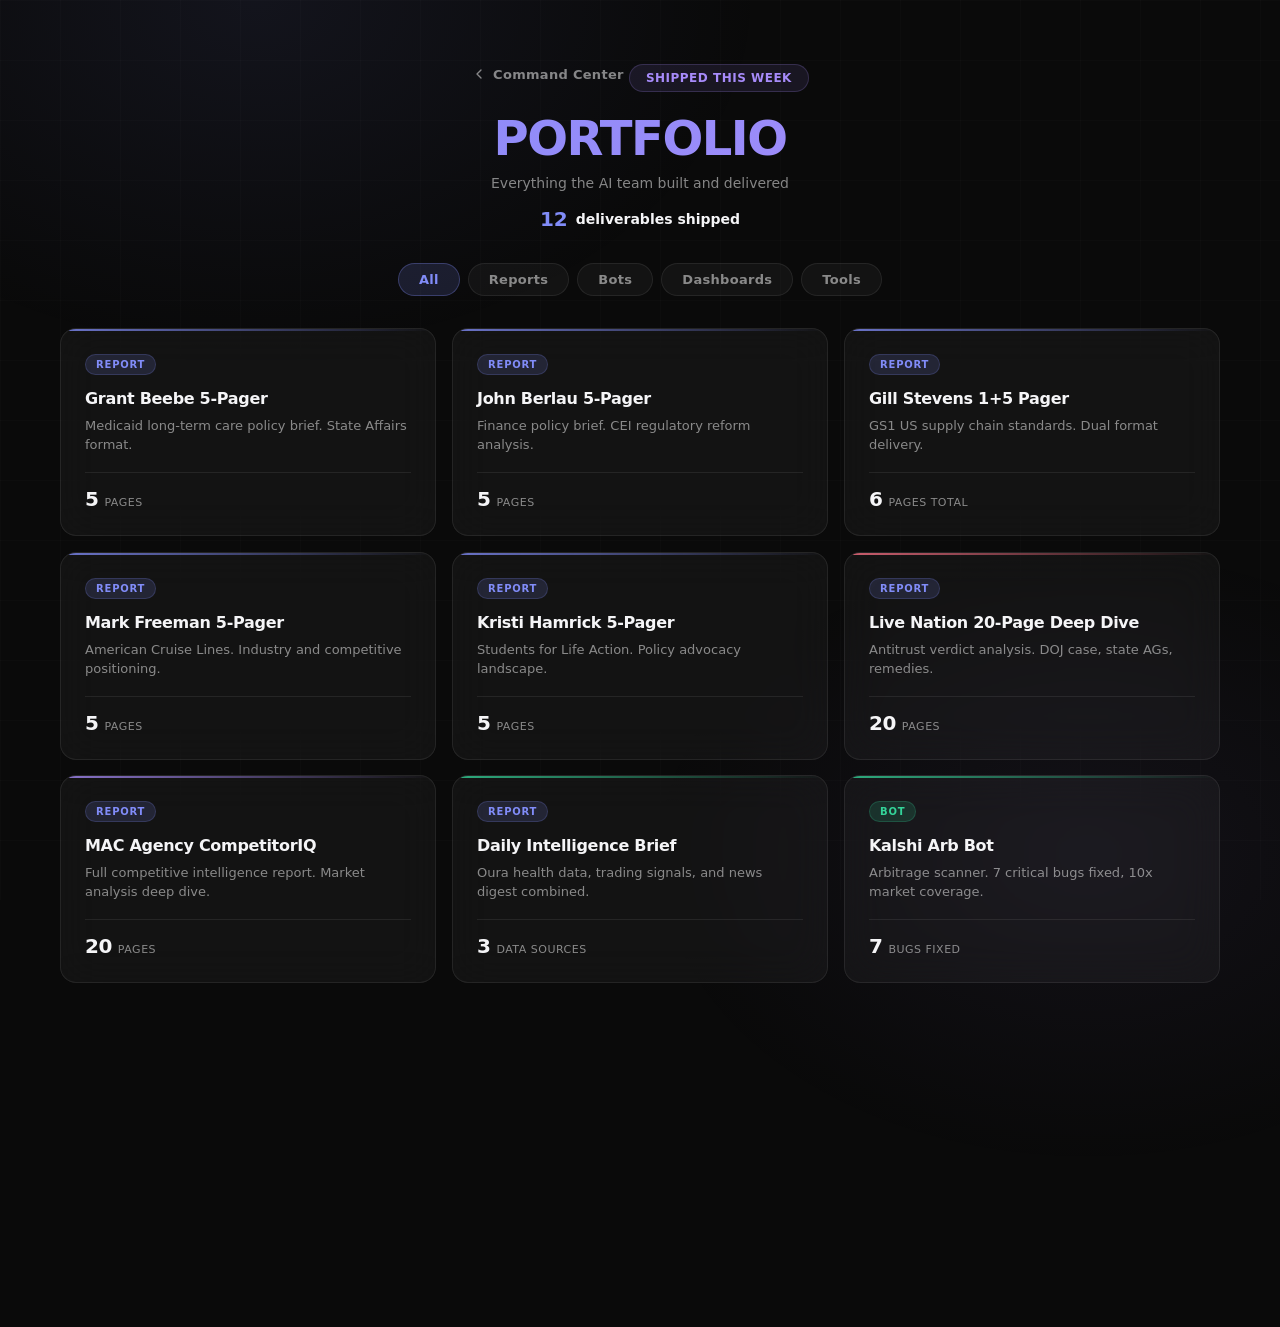
<file: portfolio.html>
<!DOCTYPE html>
<html lang="en">
<head>
<meta charset="UTF-8">
<meta name="viewport" content="width=device-width, initial-scale=1.0, viewport-fit=cover">
<meta name="apple-mobile-web-app-capable" content="yes">
<meta name="apple-mobile-web-app-status-bar-style" content="black-translucent">
<title>Portfolio -- Agent Command Center</title>
<style>
  *,*::before,*::after{box-sizing:border-box;margin:0;padding:0}

  :root {
    --bg: #0a0a0a;
    --surface: rgba(255,255,255,0.04);
    --surface-hover: rgba(255,255,255,0.08);
    --border: rgba(255,255,255,0.08);
    --border-hover: rgba(255,255,255,0.15);
    --text: #f5f5f7;
    --text-secondary: rgba(255,255,255,0.5);
    --indigo: #818cf8;
    --violet: #a78bfa;
    --emerald: #34d399;
    --rose: #fb7185;
    --amber: #fbbf24;
    --cyan: #22d3ee;
    --radius: 16px;
    --ease-spring: cubic-bezier(0.34, 1.56, 0.64, 1);
    --ease-smooth: cubic-bezier(0.25, 0.1, 0.25, 1);
  }

  html { scroll-behavior: smooth; }

  body {
    font-family: -apple-system, BlinkMacSystemFont, 'SF Pro Display', 'Segoe UI', system-ui, sans-serif;
    background: var(--bg);
    color: var(--text);
    min-height: 100vh;
    overflow-x: hidden;
    -webkit-font-smoothing: antialiased;
    -moz-osx-font-smoothing: grayscale;
    padding: env(safe-area-inset-top) env(safe-area-inset-right) env(safe-area-inset-bottom) env(safe-area-inset-left);
  }

  body::before {
    content: '';
    position: fixed;
    top: -40%;
    left: -20%;
    width: 80%;
    height: 80%;
    background: radial-gradient(ellipse, rgba(129,140,248,0.08) 0%, transparent 70%);
    pointer-events: none;
    z-index: 0;
    animation: ambientDrift 20s ease-in-out infinite alternate;
  }
  body::after {
    content: '';
    position: fixed;
    bottom: -30%;
    right: -20%;
    width: 70%;
    height: 70%;
    background: radial-gradient(ellipse, rgba(167,139,250,0.06) 0%, transparent 70%);
    pointer-events: none;
    z-index: 0;
    animation: ambientDrift 25s ease-in-out infinite alternate-reverse;
  }

  @keyframes ambientDrift {
    0% { transform: translate(0, 0) scale(1); }
    100% { transform: translate(5%, 3%) scale(1.1); }
  }

  .grid-bg {
    position: fixed;
    inset: 0;
    background-image:
      linear-gradient(rgba(255,255,255,0.015) 1px, transparent 1px),
      linear-gradient(90deg, rgba(255,255,255,0.015) 1px, transparent 1px);
    background-size: 60px 60px;
    pointer-events: none;
    z-index: 0;
  }

  .container {
    max-width: 1200px;
    margin: 0 auto;
    padding: 24px 20px 120px;
    position: relative;
    z-index: 1;
  }

  /* ---- HEADER ---- */
  .header {
    text-align: center;
    padding: 40px 0 32px;
    opacity: 0;
    animation: fadeUp 0.8s var(--ease-smooth) forwards;
  }

  .back-link {
    display: inline-flex;
    align-items: center;
    gap: 6px;
    font-size: 13px;
    font-weight: 600;
    color: var(--text-secondary);
    text-decoration: none;
    letter-spacing: 0.3px;
    margin-bottom: 24px;
    transition: color 0.2s;
  }
  .back-link:hover { color: var(--text); }
  .back-link svg { width: 16px; height: 16px; }

  .header-label {
    display: inline-flex;
    align-items: center;
    gap: 8px;
    background: rgba(167,139,250,0.1);
    border: 1px solid rgba(167,139,250,0.2);
    border-radius: 100px;
    padding: 6px 16px;
    font-size: 12px;
    font-weight: 600;
    letter-spacing: 0.5px;
    text-transform: uppercase;
    color: var(--violet);
    margin-bottom: 20px;
  }

  .header h1 {
    font-size: clamp(28px, 6vw, 48px);
    font-weight: 800;
    letter-spacing: -1.5px;
    background: linear-gradient(135deg, #818cf8 0%, #a78bfa 30%, #f5f5f7 60%, #818cf8 100%);
    background-size: 300% 300%;
    -webkit-background-clip: text;
    -webkit-text-fill-color: transparent;
    background-clip: text;
    animation: gradientShift 8s ease infinite;
    line-height: 1.1;
  }

  @keyframes gradientShift {
    0%, 100% { background-position: 0% 50%; }
    50% { background-position: 100% 50%; }
  }

  .header-sub {
    font-size: 14px;
    color: var(--text-secondary);
    margin-top: 10px;
    font-weight: 500;
  }

  .counter {
    display: inline-flex;
    align-items: center;
    gap: 8px;
    margin-top: 16px;
    font-size: 14px;
    font-weight: 600;
    color: var(--text);
  }
  .counter-num {
    font-size: 20px;
    font-weight: 800;
    color: var(--indigo);
    font-variant-numeric: tabular-nums;
  }

  /* ---- FILTER BUTTONS ---- */
  .filters {
    display: flex;
    justify-content: center;
    gap: 8px;
    margin-bottom: 32px;
    flex-wrap: wrap;
    opacity: 0;
    animation: fadeUp 0.8s var(--ease-smooth) 0.1s forwards;
  }

  .filter-btn {
    background: var(--surface);
    border: 1px solid var(--border);
    border-radius: 100px;
    padding: 8px 20px;
    font-size: 13px;
    font-weight: 600;
    color: var(--text-secondary);
    cursor: pointer;
    transition: all 0.25s var(--ease-smooth);
    font-family: inherit;
    letter-spacing: 0.3px;
  }
  .filter-btn:hover {
    background: var(--surface-hover);
    border-color: var(--border-hover);
    color: var(--text);
  }
  .filter-btn.active {
    background: rgba(129,140,248,0.15);
    border-color: rgba(129,140,248,0.3);
    color: var(--indigo);
  }

  /* ---- PORTFOLIO GRID ---- */
  .portfolio-grid {
    display: grid;
    grid-template-columns: repeat(3, 1fr);
    gap: 16px;
  }

  @media (max-width: 900px) {
    .portfolio-grid { grid-template-columns: repeat(2, 1fr); }
  }

  /* Mobile: horizontal scroll-snap carousel */
  @media (max-width: 600px) {
    .portfolio-grid {
      display: flex;
      overflow-x: auto;
      scroll-snap-type: x mandatory;
      -webkit-overflow-scrolling: touch;
      gap: 16px;
      padding-bottom: 16px;
      scroll-padding: 20px;
    }
    .portfolio-grid::-webkit-scrollbar { height: 4px; }
    .portfolio-grid::-webkit-scrollbar-track { background: transparent; }
    .portfolio-grid::-webkit-scrollbar-thumb { background: rgba(255,255,255,0.1); border-radius: 2px; }
  }

  /* ---- PORTFOLIO CARD ---- */
  .glass {
    background: var(--surface);
    border: 1px solid var(--border);
    border-radius: var(--radius);
    backdrop-filter: blur(20px);
    -webkit-backdrop-filter: blur(20px);
    transition: all 0.35s var(--ease-smooth);
  }

  .port-card {
    padding: 24px;
    position: relative;
    overflow: hidden;
    cursor: default;
    opacity: 0;
    transform: translateY(30px) scale(0.97);
    scroll-snap-align: start;
  }

  @media (max-width: 600px) {
    .port-card {
      min-width: 280px;
      flex-shrink: 0;
    }
  }

  .port-card.visible {
    animation: cardEntrance 0.7s var(--ease-spring) forwards;
  }

  @keyframes cardEntrance {
    from { opacity: 0; transform: translateY(30px) scale(0.97); }
    to { opacity: 1; transform: translateY(0) scale(1); }
  }

  .port-card::before {
    content: '';
    position: absolute;
    top: 0; left: 0; right: 0;
    height: 2px;
    background: linear-gradient(90deg, var(--accent), transparent);
    opacity: 0.8;
  }

  .port-card::after {
    content: '';
    position: absolute;
    inset: 0;
    border-radius: var(--radius);
    background: radial-gradient(circle at 20% 20%, var(--accent), transparent 70%);
    opacity: 0;
    transition: opacity 0.4s;
    pointer-events: none;
  }
  .port-card:hover::after { opacity: 0.05; }
  .port-card:hover {
    background: var(--surface-hover);
    border-color: var(--border-hover);
    transform: translateY(-3px) scale(1.02);
    box-shadow: 0 0 40px -10px var(--accent);
  }

  .port-card.hidden {
    display: none;
  }

  .port-tag {
    display: inline-block;
    font-size: 10px;
    font-weight: 700;
    letter-spacing: 0.8px;
    text-transform: uppercase;
    padding: 4px 10px;
    border-radius: 100px;
    margin-bottom: 14px;
  }

  .tag-report {
    background: rgba(129,140,248,0.15);
    color: var(--indigo);
    border: 1px solid rgba(129,140,248,0.2);
  }
  .tag-bot {
    background: rgba(52,211,153,0.15);
    color: var(--emerald);
    border: 1px solid rgba(52,211,153,0.2);
  }
  .tag-dashboard {
    background: rgba(167,139,250,0.15);
    color: var(--violet);
    border: 1px solid rgba(167,139,250,0.2);
  }
  .tag-tool {
    background: rgba(251,191,36,0.15);
    color: var(--amber);
    border: 1px solid rgba(251,191,36,0.2);
  }

  .port-title {
    font-size: 16px;
    font-weight: 700;
    letter-spacing: -0.3px;
    line-height: 1.3;
    margin-bottom: 6px;
  }

  .port-desc {
    font-size: 13px;
    color: var(--text-secondary);
    line-height: 1.5;
    margin-bottom: 16px;
    min-height: 40px;
  }

  .port-stat {
    display: flex;
    align-items: baseline;
    gap: 6px;
    padding-top: 14px;
    border-top: 1px solid var(--border);
  }

  .port-stat-value {
    font-size: 20px;
    font-weight: 800;
    letter-spacing: -0.5px;
    font-variant-numeric: tabular-nums;
  }

  .port-stat-label {
    font-size: 11px;
    color: var(--text-secondary);
    text-transform: uppercase;
    letter-spacing: 0.5px;
    font-weight: 500;
  }

  /* ---- ANIMATIONS ---- */
  @keyframes fadeUp {
    from { opacity: 0; transform: translateY(20px); }
    to { opacity: 1; transform: translateY(0); }
  }

  /* ---- SCROLLBAR ---- */
  ::-webkit-scrollbar { width: 6px; }
  ::-webkit-scrollbar-track { background: transparent; }
  ::-webkit-scrollbar-thumb { background: rgba(255,255,255,0.1); border-radius: 3px; }

  @media (pointer: coarse) {
    .port-card { min-height: 180px; }
    .filter-btn { min-height: 44px; }
  }
</style>
</head>
<body>

<div class="grid-bg"></div>

<div class="container">

  <header class="header">
    <a href="index.html" class="back-link">
      <svg viewBox="0 0 24 24" fill="none" stroke="currentColor" stroke-width="2" stroke-linecap="round" stroke-linejoin="round"><path d="M15 18l-6-6 6-6"/></svg>
      Command Center
    </a>
    <div class="header-label">Shipped This Week</div>
    <h1>PORTFOLIO</h1>
    <div class="header-sub">Everything the AI team built and delivered</div>
    <div class="counter">
      <span class="counter-num" id="visibleCount">12</span> deliverables shipped
    </div>
  </header>

  <!-- FILTER BUTTONS -->
  <div class="filters">
    <button class="filter-btn active" data-filter="all">All</button>
    <button class="filter-btn" data-filter="report">Reports</button>
    <button class="filter-btn" data-filter="bot">Bots</button>
    <button class="filter-btn" data-filter="dashboard">Dashboards</button>
    <button class="filter-btn" data-filter="tool">Tools</button>
  </div>

  <!-- PORTFOLIO GRID -->
  <div class="portfolio-grid" id="portfolioGrid">

    <div class="glass port-card" data-cat="report" style="--accent: var(--indigo)">
      <span class="port-tag tag-report">Report</span>
      <div class="port-title">Grant Beebe 5-Pager</div>
      <div class="port-desc">Medicaid long-term care policy brief. State Affairs format.</div>
      <div class="port-stat">
        <span class="port-stat-value">5</span>
        <span class="port-stat-label">pages</span>
      </div>
    </div>

    <div class="glass port-card" data-cat="report" style="--accent: var(--indigo)">
      <span class="port-tag tag-report">Report</span>
      <div class="port-title">John Berlau 5-Pager</div>
      <div class="port-desc">Finance policy brief. CEI regulatory reform analysis.</div>
      <div class="port-stat">
        <span class="port-stat-value">5</span>
        <span class="port-stat-label">pages</span>
      </div>
    </div>

    <div class="glass port-card" data-cat="report" style="--accent: var(--indigo)">
      <span class="port-tag tag-report">Report</span>
      <div class="port-title">Gill Stevens 1+5 Pager</div>
      <div class="port-desc">GS1 US supply chain standards. Dual format delivery.</div>
      <div class="port-stat">
        <span class="port-stat-value">6</span>
        <span class="port-stat-label">pages total</span>
      </div>
    </div>

    <div class="glass port-card" data-cat="report" style="--accent: var(--indigo)">
      <span class="port-tag tag-report">Report</span>
      <div class="port-title">Mark Freeman 5-Pager</div>
      <div class="port-desc">American Cruise Lines. Industry and competitive positioning.</div>
      <div class="port-stat">
        <span class="port-stat-value">5</span>
        <span class="port-stat-label">pages</span>
      </div>
    </div>

    <div class="glass port-card" data-cat="report" style="--accent: var(--indigo)">
      <span class="port-tag tag-report">Report</span>
      <div class="port-title">Kristi Hamrick 5-Pager</div>
      <div class="port-desc">Students for Life Action. Policy advocacy landscape.</div>
      <div class="port-stat">
        <span class="port-stat-value">5</span>
        <span class="port-stat-label">pages</span>
      </div>
    </div>

    <div class="glass port-card" data-cat="report" style="--accent: var(--rose)">
      <span class="port-tag tag-report">Report</span>
      <div class="port-title">Live Nation 20-Page Deep Dive</div>
      <div class="port-desc">Antitrust verdict analysis. DOJ case, state AGs, remedies.</div>
      <div class="port-stat">
        <span class="port-stat-value">20</span>
        <span class="port-stat-label">pages</span>
      </div>
    </div>

    <div class="glass port-card" data-cat="report" style="--accent: var(--violet)">
      <span class="port-tag tag-report">Report</span>
      <div class="port-title">MAC Agency CompetitorIQ</div>
      <div class="port-desc">Full competitive intelligence report. Market analysis deep dive.</div>
      <div class="port-stat">
        <span class="port-stat-value">20</span>
        <span class="port-stat-label">pages</span>
      </div>
    </div>

    <div class="glass port-card" data-cat="report" style="--accent: var(--emerald)">
      <span class="port-tag tag-report">Report</span>
      <div class="port-title">Daily Intelligence Brief</div>
      <div class="port-desc">Oura health data, trading signals, and news digest combined.</div>
      <div class="port-stat">
        <span class="port-stat-value">3</span>
        <span class="port-stat-label">data sources</span>
      </div>
    </div>

    <div class="glass port-card" data-cat="bot" style="--accent: var(--emerald)">
      <span class="port-tag tag-bot">Bot</span>
      <div class="port-title">Kalshi Arb Bot</div>
      <div class="port-desc">Arbitrage scanner. 7 critical bugs fixed, 10x market coverage.</div>
      <div class="port-stat">
        <span class="port-stat-value">7</span>
        <span class="port-stat-label">bugs fixed</span>
      </div>
    </div>

    <div class="glass port-card" data-cat="bot" style="--accent: var(--emerald)">
      <span class="port-tag tag-bot">Bot</span>
      <div class="port-title">Directional Poly Betting Bot</div>
      <div class="port-desc">Scanner + Brain + Kelly criterion sizing. Built from scratch.</div>
      <div class="port-stat">
        <span class="port-stat-value">3</span>
        <span class="port-stat-label">trades placed</span>
      </div>
    </div>

    <div class="glass port-card" data-cat="dashboard" style="--accent: var(--violet)">
      <span class="port-tag tag-dashboard">Dashboard</span>
      <div class="port-title">Agent Command Center</div>
      <div class="port-desc">This dashboard. Real-time agent monitoring, glassmorphic UI.</div>
      <div class="port-stat">
        <span class="port-stat-value">3</span>
        <span class="port-stat-label">pages</span>
      </div>
    </div>

    <div class="glass port-card" data-cat="tool" style="--accent: var(--amber)">
      <span class="port-tag tag-tool">Tool</span>
      <div class="port-title">Pixel Agents</div>
      <div class="port-desc">D-pad movement + Assemble features. VS Code pixel office.</div>
      <div class="port-stat">
        <span class="port-stat-value">2</span>
        <span class="port-stat-label">features shipped</span>
      </div>
    </div>

  </div>

</div>

<script>
(function() {
  'use strict';

  // ---- FILTER LOGIC ----
  var buttons = document.querySelectorAll('.filter-btn');
  var cards = document.querySelectorAll('.port-card');
  var countEl = document.getElementById('visibleCount');

  function filterCards(cat) {
    var visible = 0;
    cards.forEach(function(card) {
      if (cat === 'all' || card.getAttribute('data-cat') === cat) {
        card.classList.remove('hidden');
        visible++;
      } else {
        card.classList.add('hidden');
      }
    });
    countEl.textContent = visible;
  }

  buttons.forEach(function(btn) {
    btn.addEventListener('click', function() {
      buttons.forEach(function(b) { b.classList.remove('active'); });
      btn.classList.add('active');
      filterCards(btn.getAttribute('data-filter'));
    });
  });

  // ---- STAGGERED CARD ENTRANCE ----
  var observer = new IntersectionObserver(function(entries) {
    entries.forEach(function(entry) {
      if (entry.isIntersecting) {
        // Find index among visible cards for stagger
        var allCards = Array.from(document.querySelectorAll('.port-card:not(.hidden)'));
        var idx = allCards.indexOf(entry.target);
        var delay = Math.max(0, idx) * 80;
        setTimeout(function() {
          entry.target.classList.add('visible');
        }, delay);
        observer.unobserve(entry.target);
      }
    });
  }, { threshold: 0.1 });

  cards.forEach(function(card) {
    observer.observe(card);
  });

})();
</script>

</body>
</html>
</file>
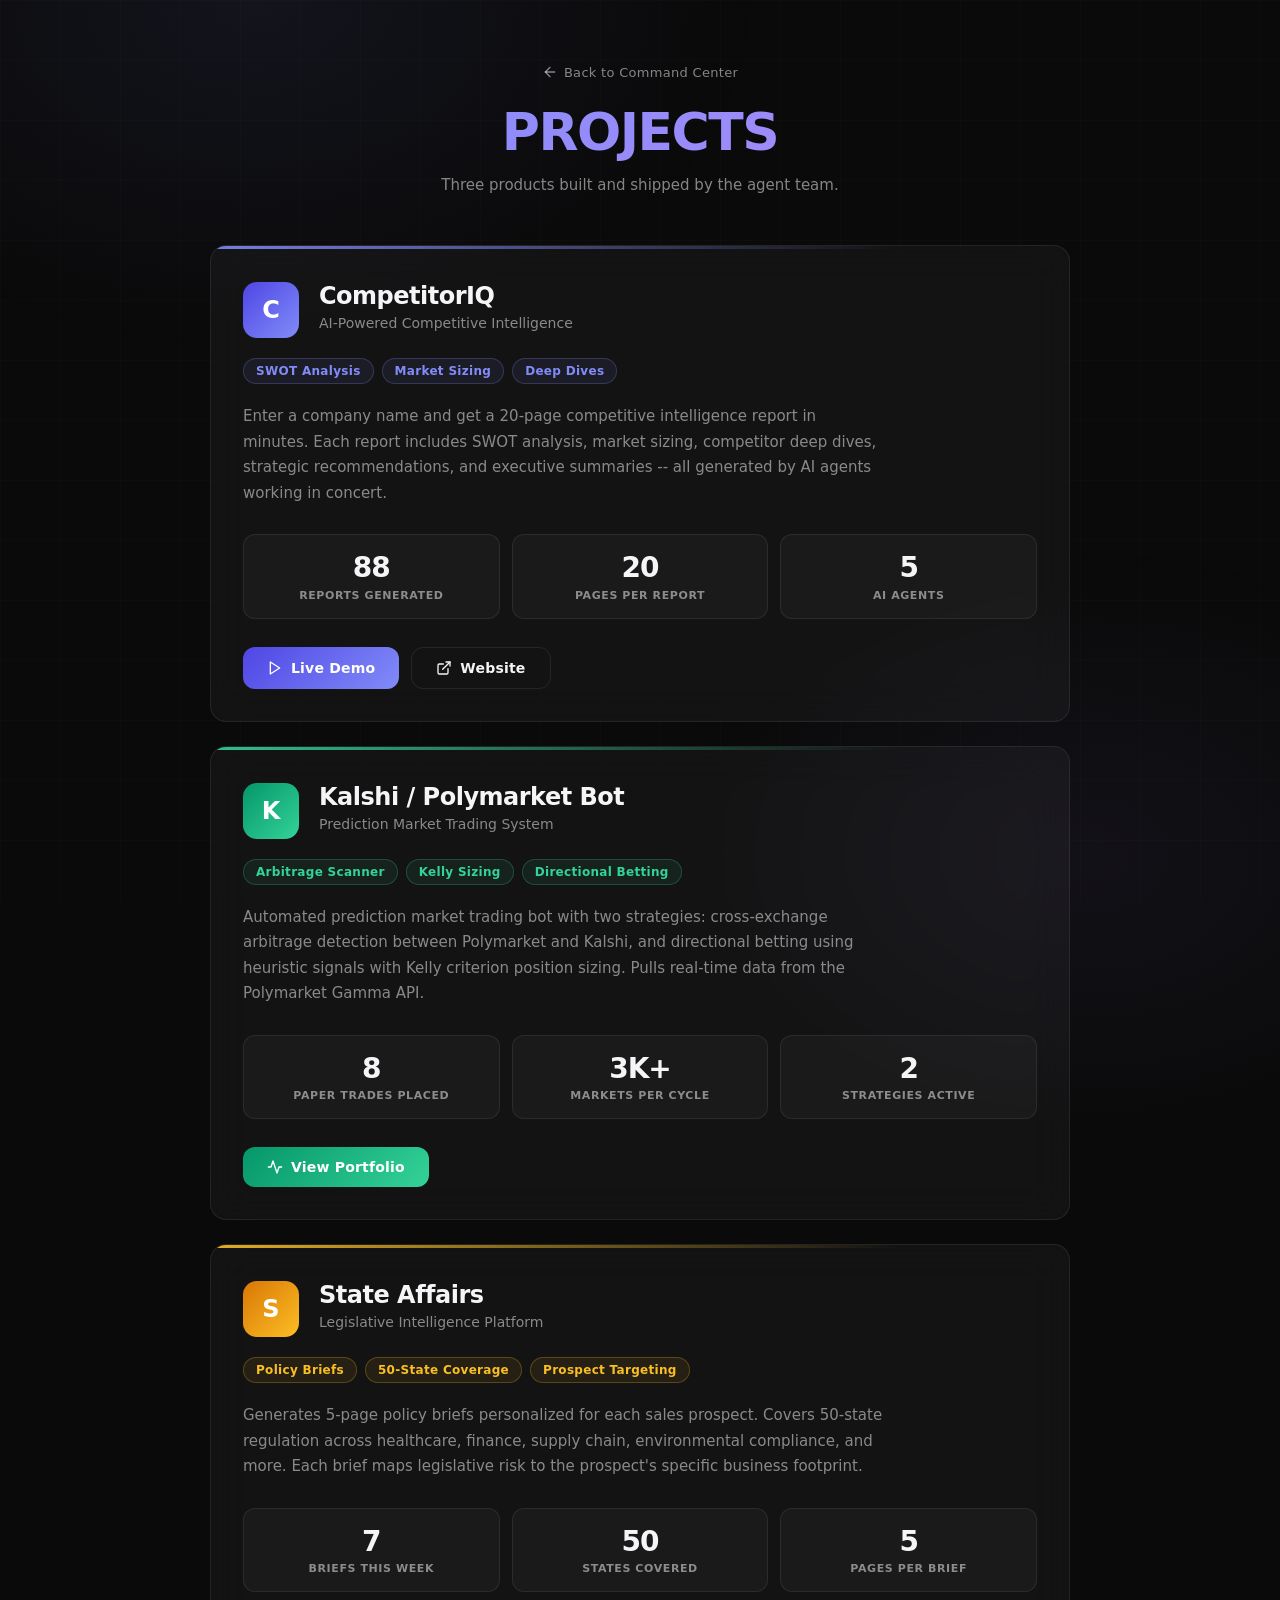
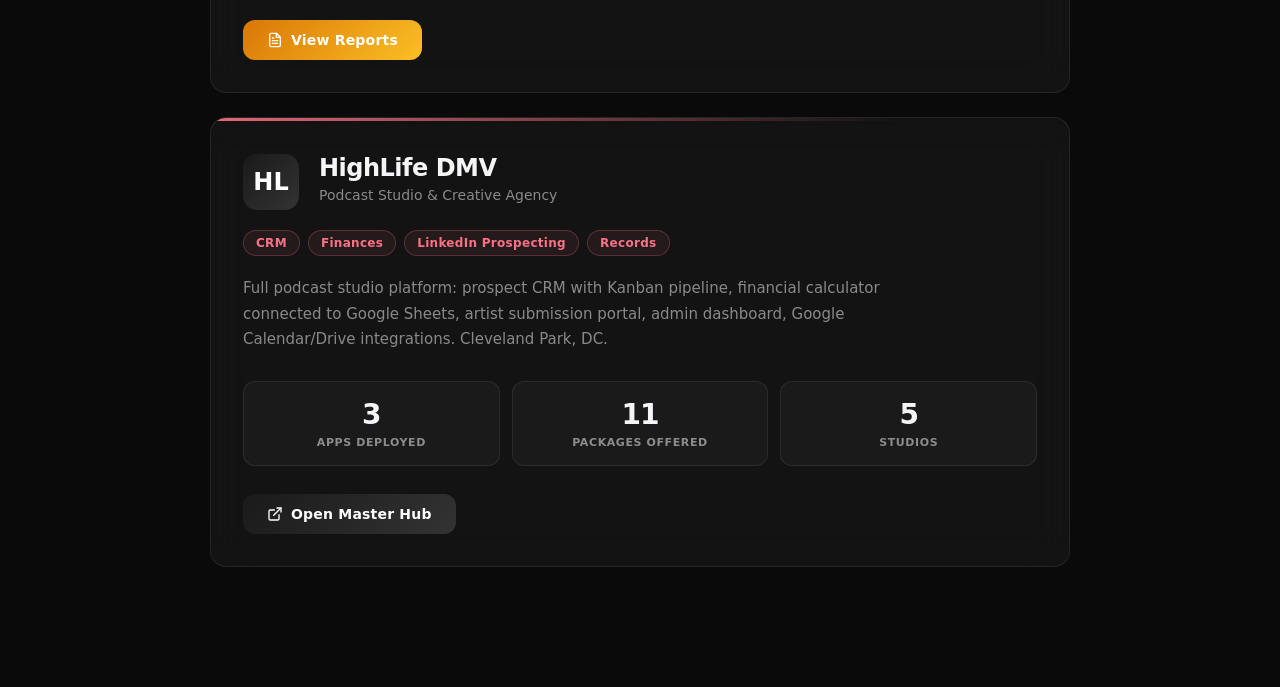
<file: projects.html>
<!DOCTYPE html>
<html lang="en">
<head>
<meta charset="UTF-8">
<meta name="viewport" content="width=device-width, initial-scale=1.0, viewport-fit=cover">
<meta name="apple-mobile-web-app-capable" content="yes">
<meta name="apple-mobile-web-app-status-bar-style" content="black-translucent">
<title>Projects - Agent Command Center</title>
<style>
  *,*::before,*::after{box-sizing:border-box;margin:0;padding:0}

  :root {
    --bg: #0a0a0a;
    --surface: rgba(255,255,255,0.04);
    --surface-hover: rgba(255,255,255,0.08);
    --border: rgba(255,255,255,0.08);
    --border-hover: rgba(255,255,255,0.15);
    --text: #f5f5f7;
    --text-secondary: rgba(255,255,255,0.5);
    --indigo: #818cf8;
    --violet: #a78bfa;
    --emerald: #34d399;
    --rose: #fb7185;
    --amber: #fbbf24;
    --radius: 16px;
    --ease-spring: cubic-bezier(0.34, 1.56, 0.64, 1);
    --ease-smooth: cubic-bezier(0.25, 0.1, 0.25, 1);
  }

  html { scroll-behavior: smooth; }

  body {
    font-family: -apple-system, BlinkMacSystemFont, 'SF Pro Display', 'Segoe UI', system-ui, sans-serif;
    background: var(--bg);
    color: var(--text);
    min-height: 100vh;
    overflow-x: hidden;
    -webkit-font-smoothing: antialiased;
    -moz-osx-font-smoothing: grayscale;
    padding: env(safe-area-inset-top) env(safe-area-inset-right) env(safe-area-inset-bottom) env(safe-area-inset-left);
  }

  /* Ambient background glow */
  body::before {
    content: '';
    position: fixed;
    top: -40%;
    left: -20%;
    width: 80%;
    height: 80%;
    background: radial-gradient(ellipse, rgba(129,140,248,0.08) 0%, transparent 70%);
    pointer-events: none;
    z-index: 0;
    animation: ambientDrift 20s ease-in-out infinite alternate;
  }
  body::after {
    content: '';
    position: fixed;
    bottom: -30%;
    right: -20%;
    width: 70%;
    height: 70%;
    background: radial-gradient(ellipse, rgba(167,139,250,0.06) 0%, transparent 70%);
    pointer-events: none;
    z-index: 0;
    animation: ambientDrift 25s ease-in-out infinite alternate-reverse;
  }

  @keyframes ambientDrift {
    0% { transform: translate(0, 0) scale(1); }
    100% { transform: translate(5%, 3%) scale(1.1); }
  }

  .container {
    max-width: 900px;
    margin: 0 auto;
    padding: 24px 20px 120px;
    position: relative;
    z-index: 1;
  }

  /* ---- HEADER ---- */
  .header {
    text-align: center;
    padding: 40px 0 48px;
    opacity: 0;
    animation: fadeUp 0.8s var(--ease-smooth) forwards;
  }

  .back-link {
    display: inline-flex;
    align-items: center;
    gap: 6px;
    color: var(--text-secondary);
    text-decoration: none;
    font-size: 13px;
    font-weight: 500;
    letter-spacing: 0.3px;
    margin-bottom: 24px;
    transition: color 0.3s;
  }
  .back-link:hover { color: var(--text); }
  .back-link svg { width: 16px; height: 16px; }

  .header h1 {
    font-size: clamp(32px, 7vw, 52px);
    font-weight: 800;
    letter-spacing: -1.5px;
    background: linear-gradient(135deg, #818cf8 0%, #a78bfa 30%, #f5f5f7 60%, #818cf8 100%);
    background-size: 300% 300%;
    -webkit-background-clip: text;
    -webkit-text-fill-color: transparent;
    background-clip: text;
    animation: gradientShift 8s ease infinite;
    line-height: 1.1;
  }

  @keyframes gradientShift {
    0%, 100% { background-position: 0% 50%; }
    50% { background-position: 100% 50%; }
  }

  .header-sub {
    font-size: 15px;
    color: var(--text-secondary);
    margin-top: 12px;
    font-weight: 400;
    line-height: 1.6;
  }

  /* ---- GLASS CARD ---- */
  .glass {
    background: var(--surface);
    border: 1px solid var(--border);
    border-radius: var(--radius);
    backdrop-filter: blur(20px);
    -webkit-backdrop-filter: blur(20px);
    transition: all 0.35s var(--ease-smooth);
  }
  .glass:hover {
    background: var(--surface-hover);
    border-color: var(--border-hover);
  }

  /* ---- PROJECT CARDS ---- */
  .projects-stack {
    display: flex;
    flex-direction: column;
    gap: 24px;
  }

  .project-card {
    padding: 0;
    position: relative;
    overflow: hidden;
    opacity: 0;
    transform: translateY(30px);
  }
  .project-card.visible {
    animation: cardSlideUp 0.7s var(--ease-spring) forwards;
  }

  .project-card::before {
    content: '';
    position: absolute;
    top: 0; left: 0; right: 0;
    height: 3px;
    background: linear-gradient(90deg, var(--accent), transparent 80%);
    opacity: 0.9;
  }

  .project-card::after {
    content: '';
    position: absolute;
    inset: 0;
    border-radius: var(--radius);
    background: radial-gradient(circle at 10% 10%, var(--accent), transparent 60%);
    opacity: 0;
    transition: opacity 0.4s;
    pointer-events: none;
  }
  .project-card:hover::after { opacity: 0.04; }
  .project-card:hover {
    box-shadow: 0 0 60px -15px var(--accent);
    transform: translateY(-3px);
  }

  .project-inner {
    padding: 36px 32px 32px;
  }

  .project-top {
    display: flex;
    align-items: flex-start;
    gap: 20px;
    margin-bottom: 20px;
  }

  .project-icon {
    width: 56px;
    height: 56px;
    border-radius: 14px;
    display: flex;
    align-items: center;
    justify-content: center;
    font-size: 24px;
    font-weight: 800;
    color: #fff;
    flex-shrink: 0;
    position: relative;
  }

  .project-title-block {
    flex: 1;
  }

  .project-title-block h2 {
    font-size: 24px;
    font-weight: 800;
    letter-spacing: -0.5px;
    line-height: 1.2;
  }

  .project-subtitle {
    font-size: 14px;
    color: var(--text-secondary);
    font-weight: 500;
    margin-top: 4px;
  }

  .project-desc {
    font-size: 15px;
    color: var(--text-secondary);
    line-height: 1.7;
    margin-bottom: 28px;
    max-width: 640px;
  }

  /* Stats mini-grid */
  .stats-mini {
    display: grid;
    grid-template-columns: repeat(3, 1fr);
    gap: 12px;
    margin-bottom: 28px;
  }
  @media (max-width: 500px) {
    .stats-mini { grid-template-columns: 1fr; }
  }

  .stat-mini {
    background: rgba(255,255,255,0.03);
    border: 1px solid var(--border);
    border-radius: 12px;
    padding: 16px 18px;
    text-align: center;
  }

  .stat-mini-value {
    font-size: 28px;
    font-weight: 800;
    letter-spacing: -1px;
    font-variant-numeric: tabular-nums;
    color: var(--text);
    line-height: 1.2;
  }

  .stat-mini-label {
    font-size: 11px;
    font-weight: 600;
    letter-spacing: 0.6px;
    text-transform: uppercase;
    color: var(--text-secondary);
    margin-top: 4px;
  }

  /* Action button */
  .project-actions {
    display: flex;
    gap: 12px;
    flex-wrap: wrap;
  }

  .btn {
    display: inline-flex;
    align-items: center;
    gap: 8px;
    padding: 12px 24px;
    border-radius: 12px;
    text-decoration: none;
    font-size: 14px;
    font-weight: 600;
    letter-spacing: 0.2px;
    transition: all 0.3s var(--ease-smooth);
    border: none;
    cursor: pointer;
  }

  .btn-primary {
    color: #fff;
  }
  .btn-primary:hover {
    transform: translateY(-1px);
    filter: brightness(1.15);
  }

  .btn-outline {
    background: transparent;
    border: 1px solid var(--border);
    color: var(--text);
  }
  .btn-outline:hover {
    border-color: var(--border-hover);
    background: rgba(255,255,255,0.04);
  }

  .btn svg {
    width: 16px;
    height: 16px;
  }

  /* Feature tags */
  .project-tags {
    display: flex;
    gap: 8px;
    flex-wrap: wrap;
    margin-bottom: 20px;
  }

  .tag {
    display: inline-flex;
    align-items: center;
    gap: 5px;
    padding: 5px 12px;
    border-radius: 100px;
    font-size: 12px;
    font-weight: 600;
    letter-spacing: 0.3px;
    border: 1px solid;
  }

  /* ---- ANIMATIONS ---- */
  @keyframes fadeUp {
    from { opacity: 0; transform: translateY(20px); }
    to { opacity: 1; transform: translateY(0); }
  }
  @keyframes cardSlideUp {
    from { opacity: 0; transform: translateY(30px); }
    to { opacity: 1; transform: translateY(0); }
  }

  /* ---- SCROLLBAR ---- */
  ::-webkit-scrollbar { width: 6px; }
  ::-webkit-scrollbar-track { background: transparent; }
  ::-webkit-scrollbar-thumb { background: rgba(255,255,255,0.1); border-radius: 3px; }

  /* ---- SUBTLE GRID PATTERN ---- */
  .grid-bg {
    position: fixed;
    inset: 0;
    background-image:
      linear-gradient(rgba(255,255,255,0.015) 1px, transparent 1px),
      linear-gradient(90deg, rgba(255,255,255,0.015) 1px, transparent 1px);
    background-size: 60px 60px;
    pointer-events: none;
    z-index: 0;
  }

  @media (pointer: coarse) {
    .project-inner { padding: 28px 20px 24px; }
    .btn { min-height: 48px; }
  }
</style>
</head>
<body>

<div class="grid-bg"></div>

<div class="container">

  <!-- HEADER -->
  <header class="header">
    <a href="index.html" class="back-link">
      <svg viewBox="0 0 24 24" fill="none" stroke="currentColor" stroke-width="2" stroke-linecap="round" stroke-linejoin="round"><path d="M19 12H5"/><path d="m12 19-7-7 7-7"/></svg>
      Back to Command Center
    </a>
    <h1>PROJECTS</h1>
    <p class="header-sub">Three products built and shipped by the agent team.</p>
  </header>

  <!-- PROJECT CARDS -->
  <div class="projects-stack">

    <!-- CompetitorIQ -->
    <div class="glass project-card" style="--accent: var(--indigo)">
      <div class="project-inner">
        <div class="project-top">
          <div class="project-icon" style="background: linear-gradient(135deg, #4f46e5, #818cf8)">C</div>
          <div class="project-title-block">
            <h2>CompetitorIQ</h2>
            <div class="project-subtitle">AI-Powered Competitive Intelligence</div>
          </div>
        </div>

        <div class="project-tags">
          <span class="tag" style="color: var(--indigo); border-color: rgba(129,140,248,0.25); background: rgba(129,140,248,0.08)">SWOT Analysis</span>
          <span class="tag" style="color: var(--indigo); border-color: rgba(129,140,248,0.25); background: rgba(129,140,248,0.08)">Market Sizing</span>
          <span class="tag" style="color: var(--indigo); border-color: rgba(129,140,248,0.25); background: rgba(129,140,248,0.08)">Deep Dives</span>
        </div>

        <p class="project-desc">
          Enter a company name and get a 20-page competitive intelligence report in minutes. Each report includes SWOT analysis, market sizing, competitor deep dives, strategic recommendations, and executive summaries -- all generated by AI agents working in concert.
        </p>

        <div class="stats-mini">
          <div class="stat-mini">
            <div class="stat-mini-value" data-target="105">0</div>
            <div class="stat-mini-label">Reports Generated</div>
          </div>
          <div class="stat-mini">
            <div class="stat-mini-value">20</div>
            <div class="stat-mini-label">Pages per Report</div>
          </div>
          <div class="stat-mini">
            <div class="stat-mini-value">5</div>
            <div class="stat-mini-label">AI Agents</div>
          </div>
        </div>

        <div class="project-actions">
          <a href="demo.html" class="btn btn-primary" style="background: linear-gradient(135deg, #4f46e5, #818cf8)">
            <svg viewBox="0 0 24 24" fill="none" stroke="currentColor" stroke-width="2" stroke-linecap="round" stroke-linejoin="round"><polygon points="5 3 19 12 5 21 5 3"/></svg>
            Live Demo
          </a>
          <a href="https://competitoriq-jchhetree-gmailcoms-projects.vercel.app" target="_blank" class="btn btn-outline">
            <svg viewBox="0 0 24 24" fill="none" stroke="currentColor" stroke-width="2" stroke-linecap="round" stroke-linejoin="round"><path d="M18 13v6a2 2 0 0 1-2 2H5a2 2 0 0 1-2-2V8a2 2 0 0 1 2-2h6"/><polyline points="15 3 21 3 21 9"/><line x1="10" y1="14" x2="21" y2="3"/></svg>
            Website
          </a>
        </div>
      </div>
    </div>

    <!-- Kalshi / Polymarket Bot -->
    <div class="glass project-card" style="--accent: var(--emerald)">
      <div class="project-inner">
        <div class="project-top">
          <div class="project-icon" style="background: linear-gradient(135deg, #059669, #34d399)">K</div>
          <div class="project-title-block">
            <h2>Kalshi / Polymarket Bot</h2>
            <div class="project-subtitle">Prediction Market Trading System</div>
          </div>
        </div>

        <div class="project-tags">
          <span class="tag" style="color: var(--emerald); border-color: rgba(52,211,153,0.25); background: rgba(52,211,153,0.08)">Arbitrage Scanner</span>
          <span class="tag" style="color: var(--emerald); border-color: rgba(52,211,153,0.25); background: rgba(52,211,153,0.08)">Kelly Sizing</span>
          <span class="tag" style="color: var(--emerald); border-color: rgba(52,211,153,0.25); background: rgba(52,211,153,0.08)">Directional Betting</span>
        </div>

        <p class="project-desc">
          Automated prediction market trading bot with two strategies: cross-exchange arbitrage detection between Polymarket and Kalshi, and directional betting using heuristic signals with Kelly criterion position sizing. Pulls real-time data from the Polymarket Gamma API.
        </p>

        <div class="stats-mini">
          <div class="stat-mini">
            <div class="stat-mini-value" data-target="10">0</div>
            <div class="stat-mini-label">Paper Trades Placed</div>
          </div>
          <div class="stat-mini">
            <div class="stat-mini-value">3K+</div>
            <div class="stat-mini-label">Markets per Cycle</div>
          </div>
          <div class="stat-mini">
            <div class="stat-mini-value">2</div>
            <div class="stat-mini-label">Strategies Active</div>
          </div>
        </div>

        <div class="project-actions">
          <a href="portfolio.html" class="btn btn-primary" style="background: linear-gradient(135deg, #059669, #34d399)">
            <svg viewBox="0 0 24 24" fill="none" stroke="currentColor" stroke-width="2" stroke-linecap="round" stroke-linejoin="round"><path d="M22 12h-4l-3 9L9 3l-3 9H2"/></svg>
            View Portfolio
          </a>
        </div>
      </div>
    </div>

    <!-- State Affairs -->
    <div class="glass project-card" style="--accent: var(--amber)">
      <div class="project-inner">
        <div class="project-top">
          <div class="project-icon" style="background: linear-gradient(135deg, #d97706, #fbbf24)">S</div>
          <div class="project-title-block">
            <h2>State Affairs</h2>
            <div class="project-subtitle">Legislative Intelligence Platform</div>
          </div>
        </div>

        <div class="project-tags">
          <span class="tag" style="color: var(--amber); border-color: rgba(251,191,36,0.25); background: rgba(251,191,36,0.08)">Policy Briefs</span>
          <span class="tag" style="color: var(--amber); border-color: rgba(251,191,36,0.25); background: rgba(251,191,36,0.08)">50-State Coverage</span>
          <span class="tag" style="color: var(--amber); border-color: rgba(251,191,36,0.25); background: rgba(251,191,36,0.08)">Prospect Targeting</span>
        </div>

        <p class="project-desc">
          Generates 5-page policy briefs personalized for each sales prospect. Covers 50-state regulation across healthcare, finance, supply chain, environmental compliance, and more. Each brief maps legislative risk to the prospect's specific business footprint.
        </p>

        <div class="stats-mini">
          <div class="stat-mini">
            <div class="stat-mini-value" data-target="8">0</div>
            <div class="stat-mini-label">Briefs This Week</div>
          </div>
          <div class="stat-mini">
            <div class="stat-mini-value">50</div>
            <div class="stat-mini-label">States Covered</div>
          </div>
          <div class="stat-mini">
            <div class="stat-mini-value">5</div>
            <div class="stat-mini-label">Pages per Brief</div>
          </div>
        </div>

        <div class="project-actions">
          <a href="reports.html" class="btn btn-primary" style="background: linear-gradient(135deg, #d97706, #fbbf24)">
            <svg viewBox="0 0 24 24" fill="none" stroke="currentColor" stroke-width="2" stroke-linecap="round" stroke-linejoin="round"><path d="M14 2H6a2 2 0 0 0-2 2v16a2 2 0 0 0 2 2h12a2 2 0 0 0 2-2V8z"/><polyline points="14 2 14 8 20 8"/><line x1="16" y1="13" x2="8" y2="13"/><line x1="16" y1="17" x2="8" y2="17"/><polyline points="10 9 9 9 8 9"/></svg>
            View Reports
          </a>
        </div>
      </div>
    </div>

    <!-- HighLife Master -->
    <div class="glass project-card" style="--accent: var(--rose)">
      <div class="project-inner">
        <div class="project-top">
          <div class="project-icon" style="background: linear-gradient(135deg, #1a1a1a, #333)">HL</div>
          <div class="project-title-block">
            <h2>HighLife DMV</h2>
            <div class="project-subtitle">Podcast Studio & Creative Agency</div>
          </div>
        </div>

        <div class="project-tags">
          <span class="tag" style="color: var(--rose); border-color: rgba(251,113,133,0.25); background: rgba(251,113,133,0.08)">CRM</span>
          <span class="tag" style="color: var(--rose); border-color: rgba(251,113,133,0.25); background: rgba(251,113,133,0.08)">Finances</span>
          <span class="tag" style="color: var(--rose); border-color: rgba(251,113,133,0.25); background: rgba(251,113,133,0.08)">LinkedIn Prospecting</span>
          <span class="tag" style="color: var(--rose); border-color: rgba(251,113,133,0.25); background: rgba(251,113,133,0.08)">Records</span>
        </div>

        <p class="project-desc">
          Full podcast studio platform: prospect CRM with Kanban pipeline, financial calculator connected to Google Sheets, artist submission portal, admin dashboard, Google Calendar/Drive integrations. Cleveland Park, DC.
        </p>

        <div class="stats-mini">
          <div class="stat-mini">
            <div class="stat-mini-value" data-target="4">0</div>
            <div class="stat-mini-label">Apps Deployed</div>
          </div>
          <div class="stat-mini">
            <div class="stat-mini-value" data-target="13">0</div>
            <div class="stat-mini-label">Packages Offered</div>
          </div>
          <div class="stat-mini">
            <div class="stat-mini-value">5</div>
            <div class="stat-mini-label">Studios</div>
          </div>
        </div>

        <div class="project-actions">
          <a href="https://highlife-master-5zbv.vercel.app" target="_blank" class="btn btn-primary" style="background: linear-gradient(135deg, #1a1a1a, #333)">
            <svg viewBox="0 0 24 24" fill="none" stroke="currentColor" stroke-width="2" stroke-linecap="round" stroke-linejoin="round"><path d="M18 13v6a2 2 0 0 1-2 2H5a2 2 0 0 1-2-2V8a2 2 0 0 1 2-2h6"/><polyline points="15 3 21 3 21 9"/><line x1="10" y1="14" x2="21" y2="3"/></svg>
            Open Master Hub
          </a>
        </div>
      </div>
    </div>

  </div>

</div>

<script>
(function() {
  'use strict';

  // ---- COUNT-UP ANIMATION ----
  function animateCount(el, target, duration) {
    var start = performance.now();
    function step(now) {
      var progress = Math.min((now - start) / duration, 1);
      var eased = 1 - Math.pow(1 - progress, 3);
      el.textContent = Math.round(eased * target);
      if (progress < 1) requestAnimationFrame(step);
    }
    requestAnimationFrame(step);
  }

  // Animate stat values with data-target
  document.querySelectorAll('.stat-mini-value[data-target]').forEach(function(el) {
    var target = parseInt(el.getAttribute('data-target'));
    if (!isNaN(target)) {
      setTimeout(function() { animateCount(el, target, 2000); }, 600);
    }
  });

  // ---- STAGGERED CARD ENTRANCE ----
  var cards = document.querySelectorAll('.project-card');
  cards.forEach(function(card, i) {
    setTimeout(function() {
      card.classList.add('visible');
    }, 300 + i * 200);
  });

})();
</script>

</body>
</html>
</file>
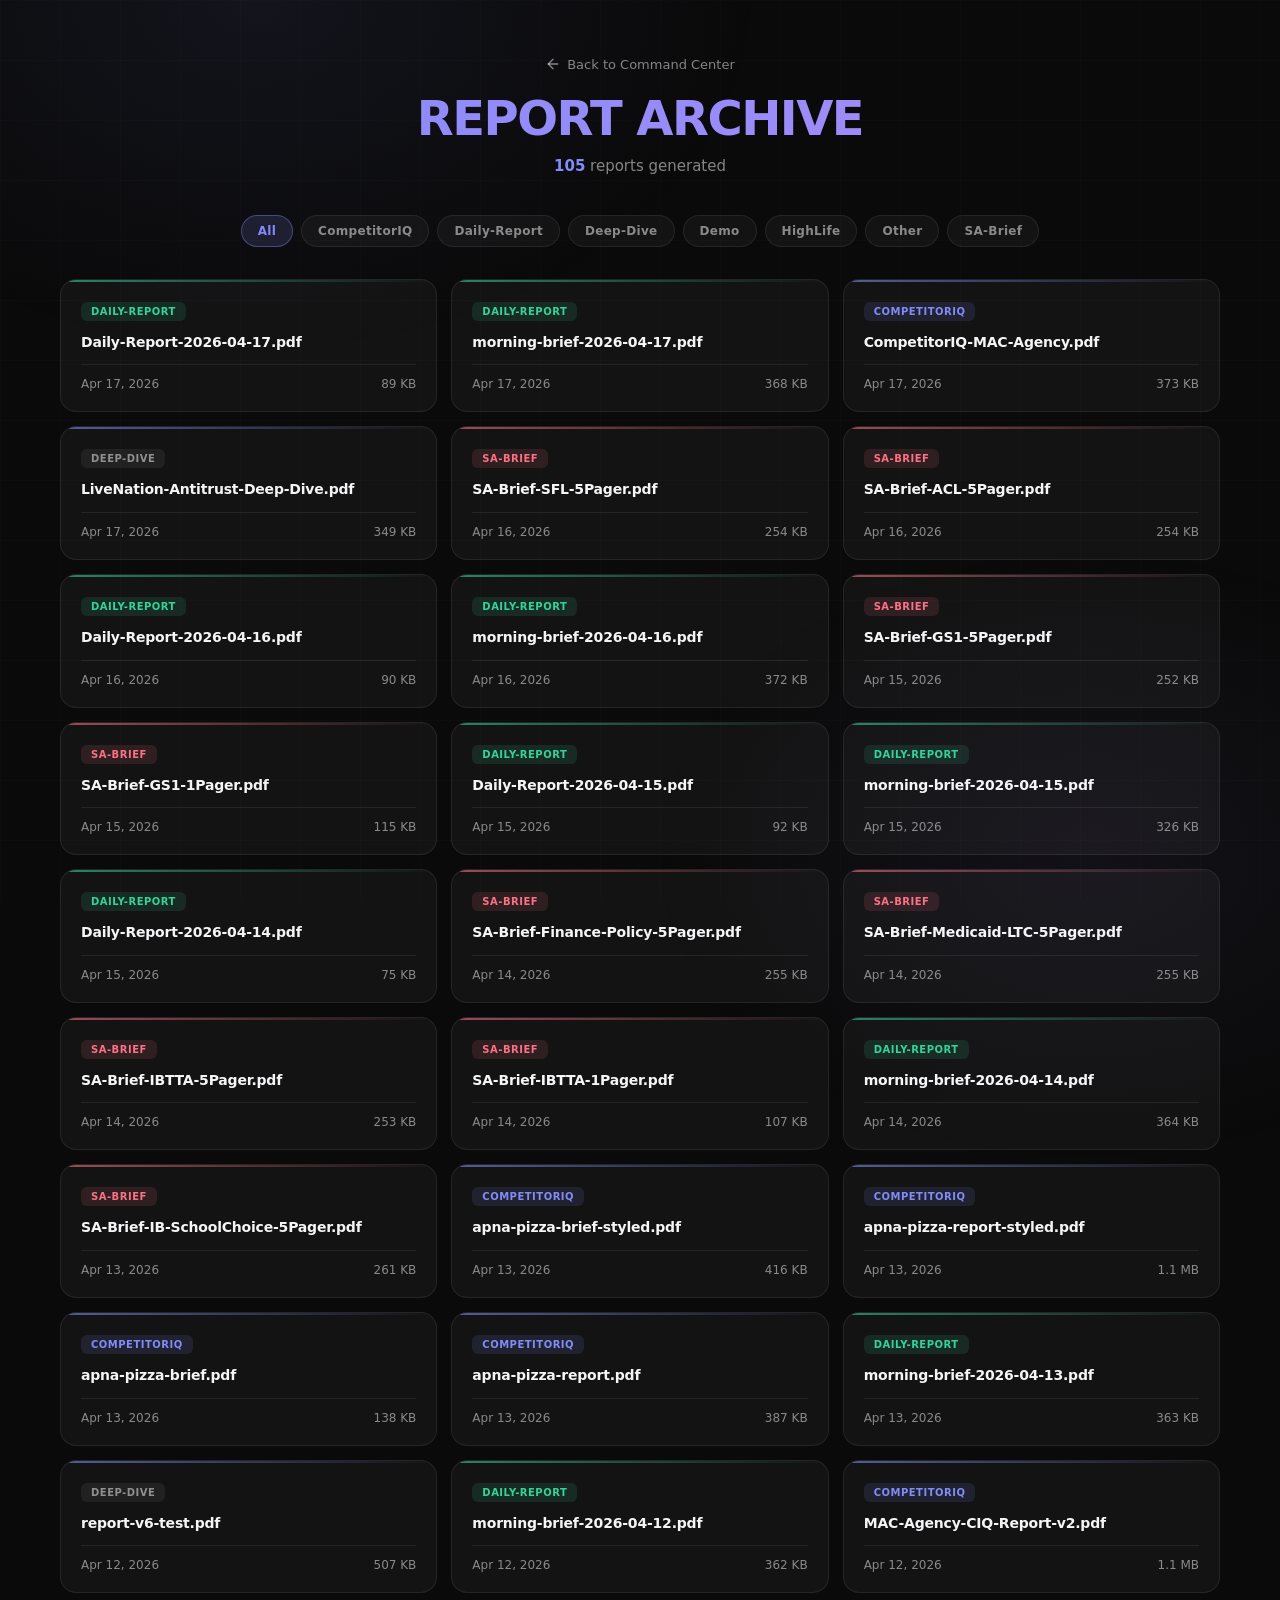
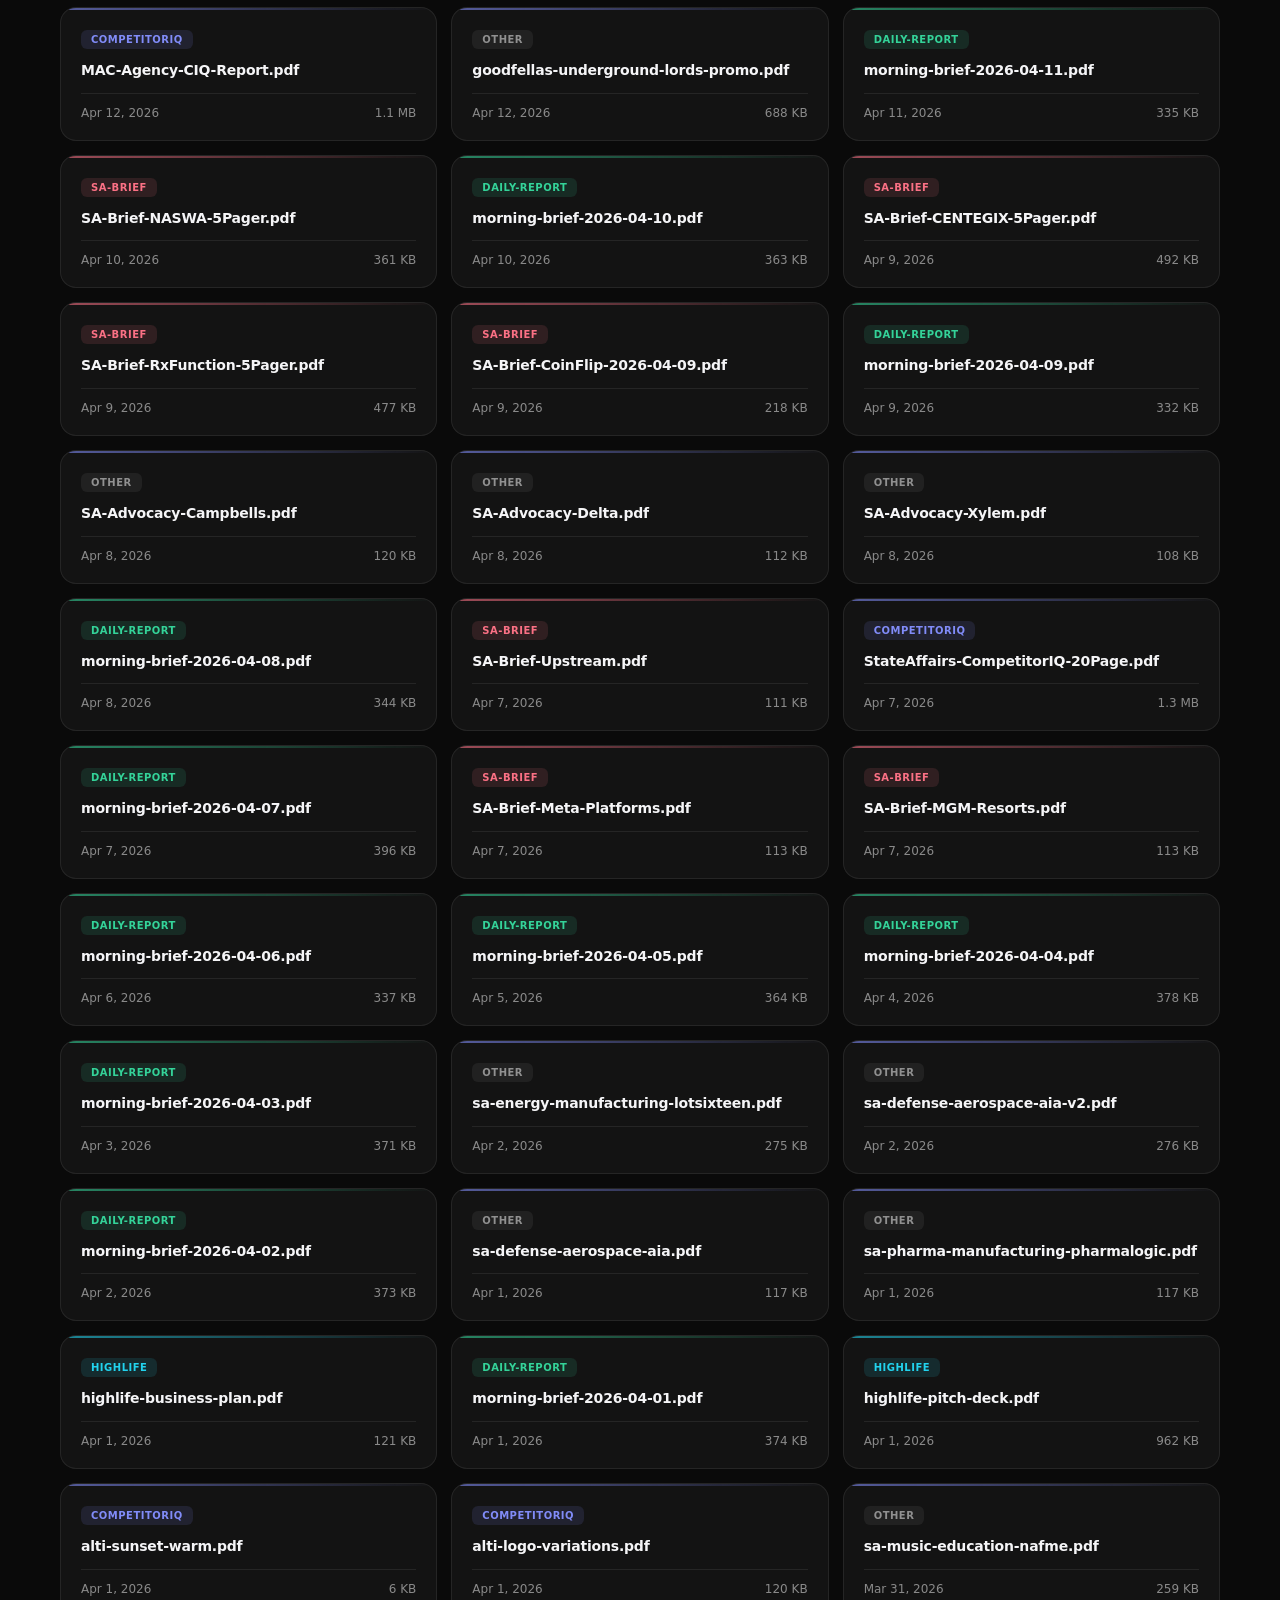
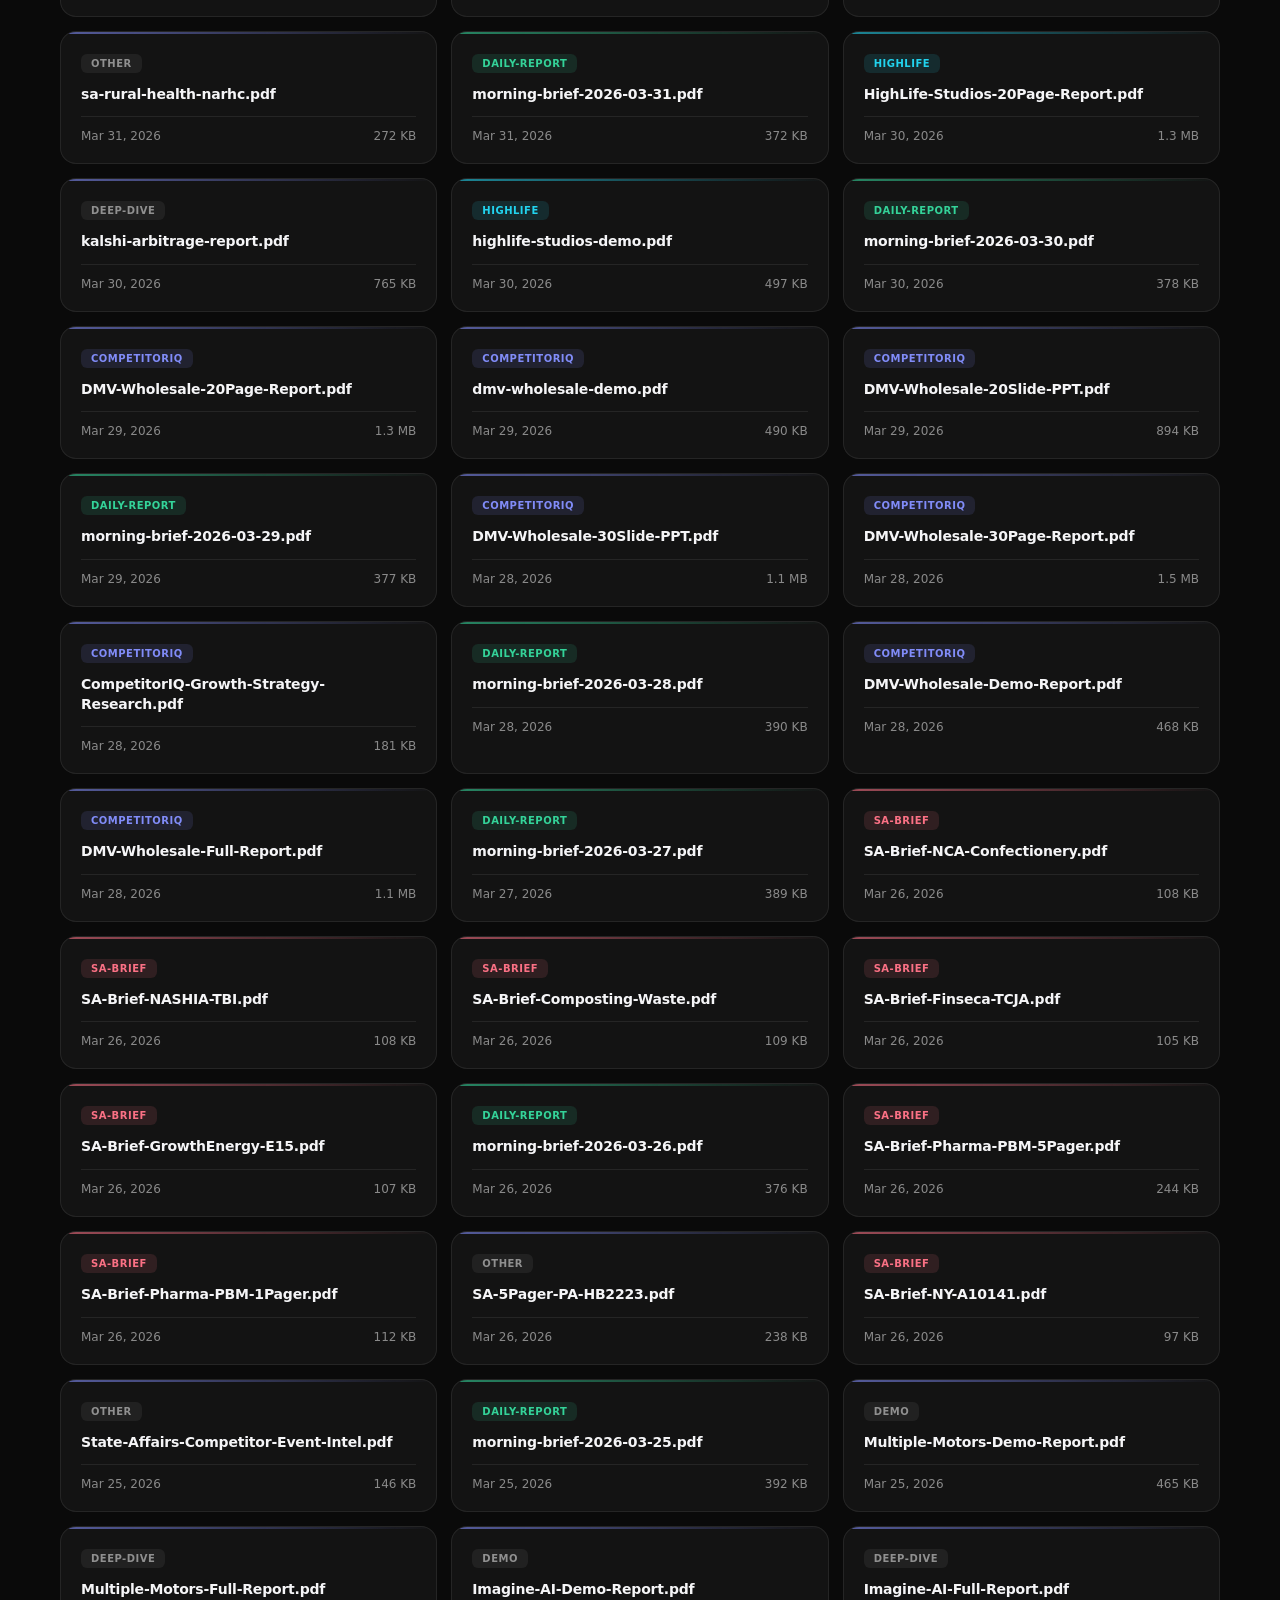
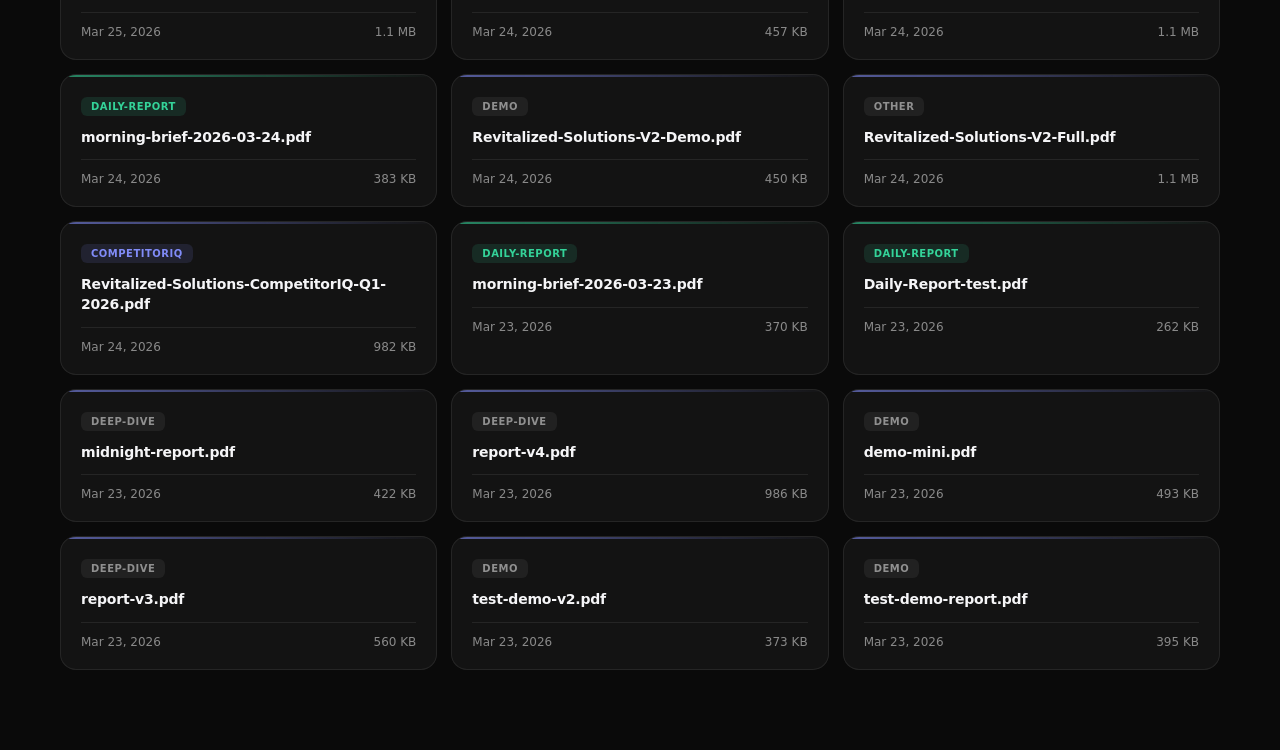
<file: reports.html>
<!DOCTYPE html>
<html lang="en">
<head>
<meta charset="UTF-8">
<meta name="viewport" content="width=device-width, initial-scale=1.0, viewport-fit=cover">
<meta name="apple-mobile-web-app-capable" content="yes">
<meta name="apple-mobile-web-app-status-bar-style" content="black-translucent">
<title>Report Archive - Agent Command Center</title>
<style>
  *,*::before,*::after{box-sizing:border-box;margin:0;padding:0}

  :root {
    --bg: #0a0a0a;
    --surface: rgba(255,255,255,0.04);
    --surface-hover: rgba(255,255,255,0.08);
    --border: rgba(255,255,255,0.08);
    --border-hover: rgba(255,255,255,0.15);
    --text: #f5f5f7;
    --text-secondary: rgba(255,255,255,0.5);
    --indigo: #818cf8;
    --violet: #a78bfa;
    --emerald: #34d399;
    --rose: #fb7185;
    --amber: #fbbf24;
    --cyan: #22d3ee;
    --radius: 16px;
    --ease-spring: cubic-bezier(0.34, 1.56, 0.64, 1);
    --ease-smooth: cubic-bezier(0.25, 0.1, 0.25, 1);
  }

  html { scroll-behavior: smooth; }

  body {
    font-family: -apple-system, BlinkMacSystemFont, 'SF Pro Display', 'Segoe UI', system-ui, sans-serif;
    background: var(--bg);
    color: var(--text);
    min-height: 100vh;
    overflow-x: hidden;
    -webkit-font-smoothing: antialiased;
    -moz-osx-font-smoothing: grayscale;
    padding: env(safe-area-inset-top) env(safe-area-inset-right) env(safe-area-inset-bottom) env(safe-area-inset-left);
  }

  body::before {
    content: '';
    position: fixed;
    top: -40%; left: -20%;
    width: 80%; height: 80%;
    background: radial-gradient(ellipse, rgba(129,140,248,0.08) 0%, transparent 70%);
    pointer-events: none;
    z-index: 0;
    animation: ambientDrift 20s ease-in-out infinite alternate;
  }
  body::after {
    content: '';
    position: fixed;
    bottom: -30%; right: -20%;
    width: 70%; height: 70%;
    background: radial-gradient(ellipse, rgba(167,139,250,0.06) 0%, transparent 70%);
    pointer-events: none;
    z-index: 0;
    animation: ambientDrift 25s ease-in-out infinite alternate-reverse;
  }

  @keyframes ambientDrift {
    0% { transform: translate(0, 0) scale(1); }
    100% { transform: translate(5%, 3%) scale(1.1); }
  }

  .grid-bg {
    position: fixed;
    inset: 0;
    background-image:
      linear-gradient(rgba(255,255,255,0.015) 1px, transparent 1px),
      linear-gradient(90deg, rgba(255,255,255,0.015) 1px, transparent 1px);
    background-size: 60px 60px;
    pointer-events: none;
    z-index: 0;
  }

  .container {
    max-width: 1200px;
    margin: 0 auto;
    padding: 24px 20px 80px;
    position: relative;
    z-index: 1;
  }

  /* HEADER */
  .page-header {
    text-align: center;
    padding: 32px 0 40px;
    opacity: 0;
    animation: fadeUp 0.8s var(--ease-smooth) forwards;
  }

  .back-link {
    display: inline-flex;
    align-items: center;
    gap: 6px;
    color: var(--text-secondary);
    text-decoration: none;
    font-size: 13px;
    font-weight: 500;
    margin-bottom: 20px;
    transition: color 0.2s;
  }
  .back-link:hover { color: var(--text); }
  .back-link svg { width: 16px; height: 16px; }

  .page-header h1 {
    font-size: clamp(28px, 6vw, 48px);
    font-weight: 800;
    letter-spacing: -1.5px;
    background: linear-gradient(135deg, #818cf8 0%, #a78bfa 30%, #f5f5f7 60%, #818cf8 100%);
    background-size: 300% 300%;
    -webkit-background-clip: text;
    -webkit-text-fill-color: transparent;
    background-clip: text;
    animation: gradientShift 8s ease infinite;
    line-height: 1.1;
  }

  @keyframes gradientShift {
    0%, 100% { background-position: 0% 50%; }
    50% { background-position: 100% 50%; }
  }

  .report-count {
    font-size: 15px;
    color: var(--text-secondary);
    margin-top: 12px;
    font-weight: 500;
  }
  .report-count strong {
    color: var(--indigo);
    font-weight: 700;
  }

  /* FILTERS */
  .filters {
    display: flex;
    flex-wrap: wrap;
    gap: 8px;
    justify-content: center;
    margin-bottom: 32px;
    opacity: 0;
    animation: fadeUp 0.8s var(--ease-smooth) 0.15s forwards;
  }

  .filter-btn {
    padding: 8px 16px;
    border-radius: 100px;
    border: 1px solid var(--border);
    background: var(--surface);
    color: var(--text-secondary);
    font-size: 12px;
    font-weight: 600;
    letter-spacing: 0.3px;
    cursor: pointer;
    transition: all 0.25s var(--ease-smooth);
    font-family: inherit;
  }
  .filter-btn:hover {
    border-color: var(--border-hover);
    color: var(--text);
    background: var(--surface-hover);
  }
  .filter-btn.active {
    background: rgba(129,140,248,0.15);
    border-color: rgba(129,140,248,0.4);
    color: var(--indigo);
  }

  /* REPORT GRID */
  .reports-grid {
    display: grid;
    grid-template-columns: repeat(3, 1fr);
    gap: 14px;
    opacity: 0;
    animation: fadeUp 0.8s var(--ease-smooth) 0.3s forwards;
  }
  @media (max-width: 900px) {
    .reports-grid { grid-template-columns: repeat(2, 1fr); }
  }
  @media (max-width: 600px) {
    .reports-grid { grid-template-columns: 1fr; }
  }

  .report-card {
    background: var(--surface);
    border: 1px solid var(--border);
    border-radius: var(--radius);
    padding: 20px;
    transition: all 0.35s var(--ease-smooth);
    position: relative;
    overflow: hidden;
    cursor: default;
  }
  .report-card::before {
    content: '';
    position: absolute;
    top: 0; left: 0; right: 0;
    height: 2px;
    background: linear-gradient(90deg, var(--card-accent, var(--indigo)), transparent);
    opacity: 0.6;
  }
  .report-card:hover {
    background: var(--surface-hover);
    border-color: var(--border-hover);
    transform: translateY(-2px);
    box-shadow: 0 8px 30px -10px rgba(0,0,0,0.5);
  }

  .report-card .category-tag {
    display: inline-block;
    padding: 4px 10px;
    border-radius: 6px;
    font-size: 10px;
    font-weight: 700;
    letter-spacing: 0.5px;
    text-transform: uppercase;
    margin-bottom: 12px;
  }

  .report-card .filename {
    font-size: 14px;
    font-weight: 600;
    letter-spacing: -0.2px;
    line-height: 1.4;
    margin-bottom: 12px;
    word-break: break-word;
    color: var(--text);
  }

  .report-meta {
    display: flex;
    align-items: center;
    justify-content: space-between;
    padding-top: 12px;
    border-top: 1px solid var(--border);
  }

  .report-meta span {
    font-size: 12px;
    color: var(--text-secondary);
    font-weight: 500;
    font-variant-numeric: tabular-nums;
  }

  .no-results {
    grid-column: 1 / -1;
    text-align: center;
    padding: 60px 20px;
    color: var(--text-secondary);
    font-size: 15px;
  }

  /* ANIMATIONS */
  @keyframes fadeUp {
    from { opacity: 0; transform: translateY(20px); }
    to { opacity: 1; transform: translateY(0); }
  }

  ::-webkit-scrollbar { width: 6px; }
  ::-webkit-scrollbar-track { background: transparent; }
  ::-webkit-scrollbar-thumb { background: rgba(255,255,255,0.1); border-radius: 3px; }

  @media (pointer: coarse) {
    .report-card { min-height: 120px; }
    .filter-btn { padding: 10px 18px; font-size: 13px; }
  }
</style>
</head>
<body>

<div class="grid-bg"></div>

<div class="container">

  <header class="page-header">
    <a href="index.html" class="back-link">
      <svg viewBox="0 0 24 24" fill="none" stroke="currentColor" stroke-width="2" stroke-linecap="round" stroke-linejoin="round"><path d="M19 12H5"/><path d="M12 19l-7-7 7-7"/></svg>
      Back to Command Center
    </a>
    <h1>REPORT ARCHIVE</h1>
    <div class="report-count" id="reportCount">Loading reports...</div>
  </header>

  <div class="filters" id="filters"></div>

  <div class="reports-grid" id="reportsGrid"></div>

</div>

<script>
(function() {
  'use strict';

  const CATEGORY_COLORS = {
    'SA-Brief':      { bg: 'rgba(251,113,133,0.12)', text: '#fb7185', accent: '#fb7185' },
    'CompetitorIQ':  { bg: 'rgba(129,140,248,0.12)', text: '#818cf8', accent: '#818cf8' },
    'Daily-Report':  { bg: 'rgba(52,211,153,0.12)',  text: '#34d399', accent: '#34d399' },
    'LiveNation':    { bg: 'rgba(251,191,36,0.12)',  text: '#fbbf24', accent: '#fbbf24' },
    'DMV-Wholesale': { bg: 'rgba(167,139,250,0.12)', text: '#a78bfa', accent: '#a78bfa' },
    'HighLife':      { bg: 'rgba(34,211,238,0.12)',  text: '#22d3ee', accent: '#22d3ee' },
    'Apna-Pizza':    { bg: 'rgba(251,191,36,0.12)',  text: '#fbbf24', accent: '#fbbf24' },
    'Alti':          { bg: 'rgba(129,140,248,0.12)', text: '#818cf8', accent: '#818cf8' },
    'Demo':          { bg: 'rgba(255,255,255,0.06)', text: 'rgba(255,255,255,0.5)', accent: '#818cf8' },
    'Presentation':  { bg: 'rgba(167,139,250,0.12)', text: '#a78bfa', accent: '#a78bfa' },
    'Brief':         { bg: 'rgba(251,113,133,0.12)', text: '#fb7185', accent: '#fb7185' },
    'Report':        { bg: 'rgba(52,211,153,0.12)',  text: '#34d399', accent: '#34d399' },
    'Other':         { bg: 'rgba(255,255,255,0.06)', text: 'rgba(255,255,255,0.5)', accent: '#818cf8' }
  };

  let allReports = [];
  let activeFilter = 'All';

  function formatDate(iso) {
    const d = new Date(iso);
    const months = ['Jan','Feb','Mar','Apr','May','Jun','Jul','Aug','Sep','Oct','Nov','Dec'];
    return months[d.getMonth()] + ' ' + d.getDate() + ', ' + d.getFullYear();
  }

  function formatSize(kb) {
    if (kb >= 1024) return (kb / 1024).toFixed(1) + ' MB';
    return kb + ' KB';
  }

  function getColorInfo(category) {
    return CATEGORY_COLORS[category] || CATEGORY_COLORS['Other'];
  }

  function renderFilters() {
    const categories = ['All', ...new Set(allReports.map(r => r.category))].sort((a, b) => {
      if (a === 'All') return -1;
      if (b === 'All') return 1;
      return a.localeCompare(b);
    });

    const container = document.getElementById('filters');
    container.innerHTML = categories.map(cat => {
      const cls = cat === activeFilter ? 'filter-btn active' : 'filter-btn';
      return '<button class="' + cls + '" data-cat="' + cat + '">' + cat + '</button>';
    }).join('');

    container.querySelectorAll('.filter-btn').forEach(function(btn) {
      btn.addEventListener('click', function() {
        activeFilter = this.getAttribute('data-cat');
        renderFilters();
        renderReports();
      });
    });
  }

  function renderReports() {
    const filtered = activeFilter === 'All'
      ? allReports
      : allReports.filter(r => r.category === activeFilter);

    const countEl = document.getElementById('reportCount');
    if (activeFilter === 'All') {
      countEl.innerHTML = '<strong>' + allReports.length + '</strong> reports generated';
    } else {
      countEl.innerHTML = '<strong>' + filtered.length + '</strong> ' + activeFilter + ' reports';
    }

    const grid = document.getElementById('reportsGrid');

    if (filtered.length === 0) {
      grid.innerHTML = '<div class="no-results">No reports found for this category.</div>';
      return;
    }

    grid.innerHTML = filtered.map(function(r) {
      const c = getColorInfo(r.category);
      return '<div class="report-card" style="--card-accent: ' + c.accent + '">' +
        '<span class="category-tag" style="background:' + c.bg + ';color:' + c.text + '">' + r.category + '</span>' +
        '<div class="filename">' + r.name + '</div>' +
        '<div class="report-meta">' +
          '<span>' + formatDate(r.mtime) + '</span>' +
          '<span>' + formatSize(r.size_kb) + '</span>' +
        '</div>' +
      '</div>';
    }).join('');
  }

  // Load manifest
  fetch('reports-manifest.json')
    .then(function(res) { return res.json(); })
    .then(function(data) {
      allReports = data;
      renderFilters();
      renderReports();
    })
    .catch(function(err) {
      document.getElementById('reportCount').textContent = 'Failed to load report manifest.';
      console.error('Manifest load error:', err);
    });

})();
</script>

</body>
</html>
</file>
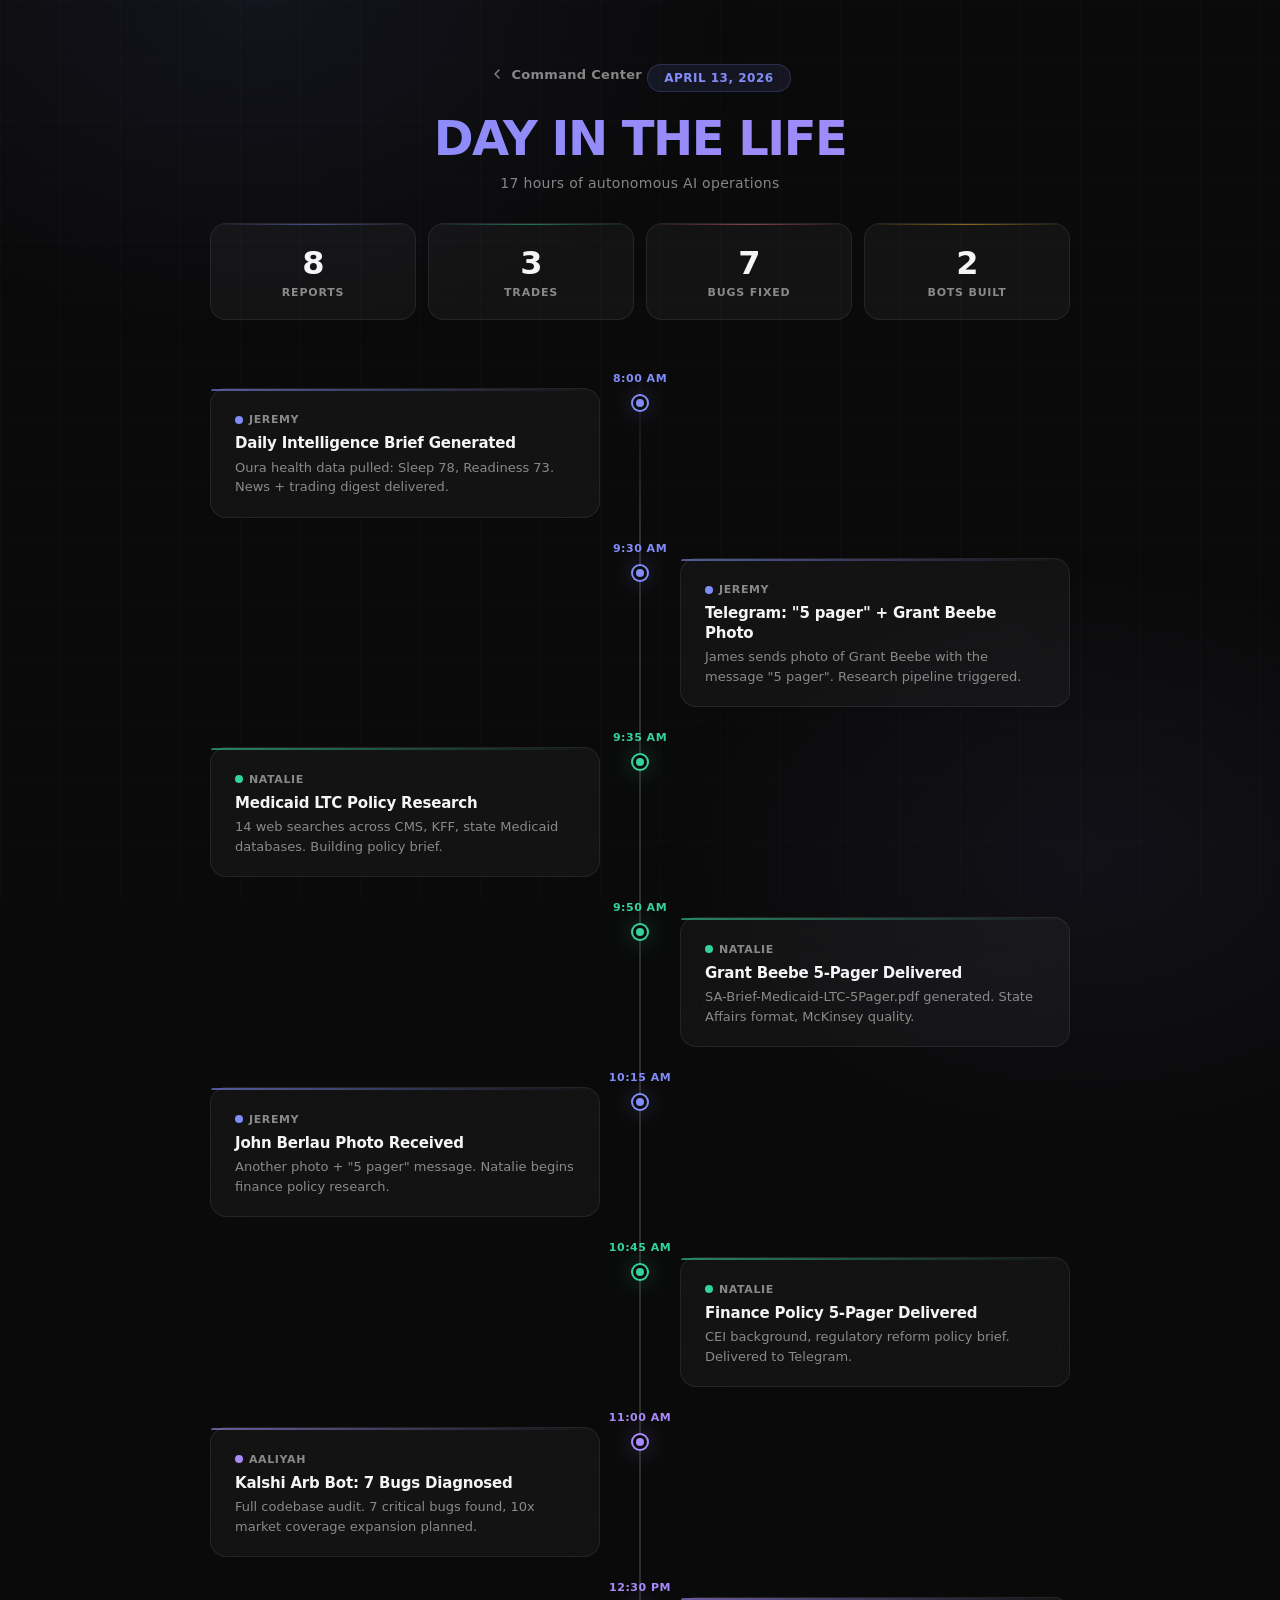
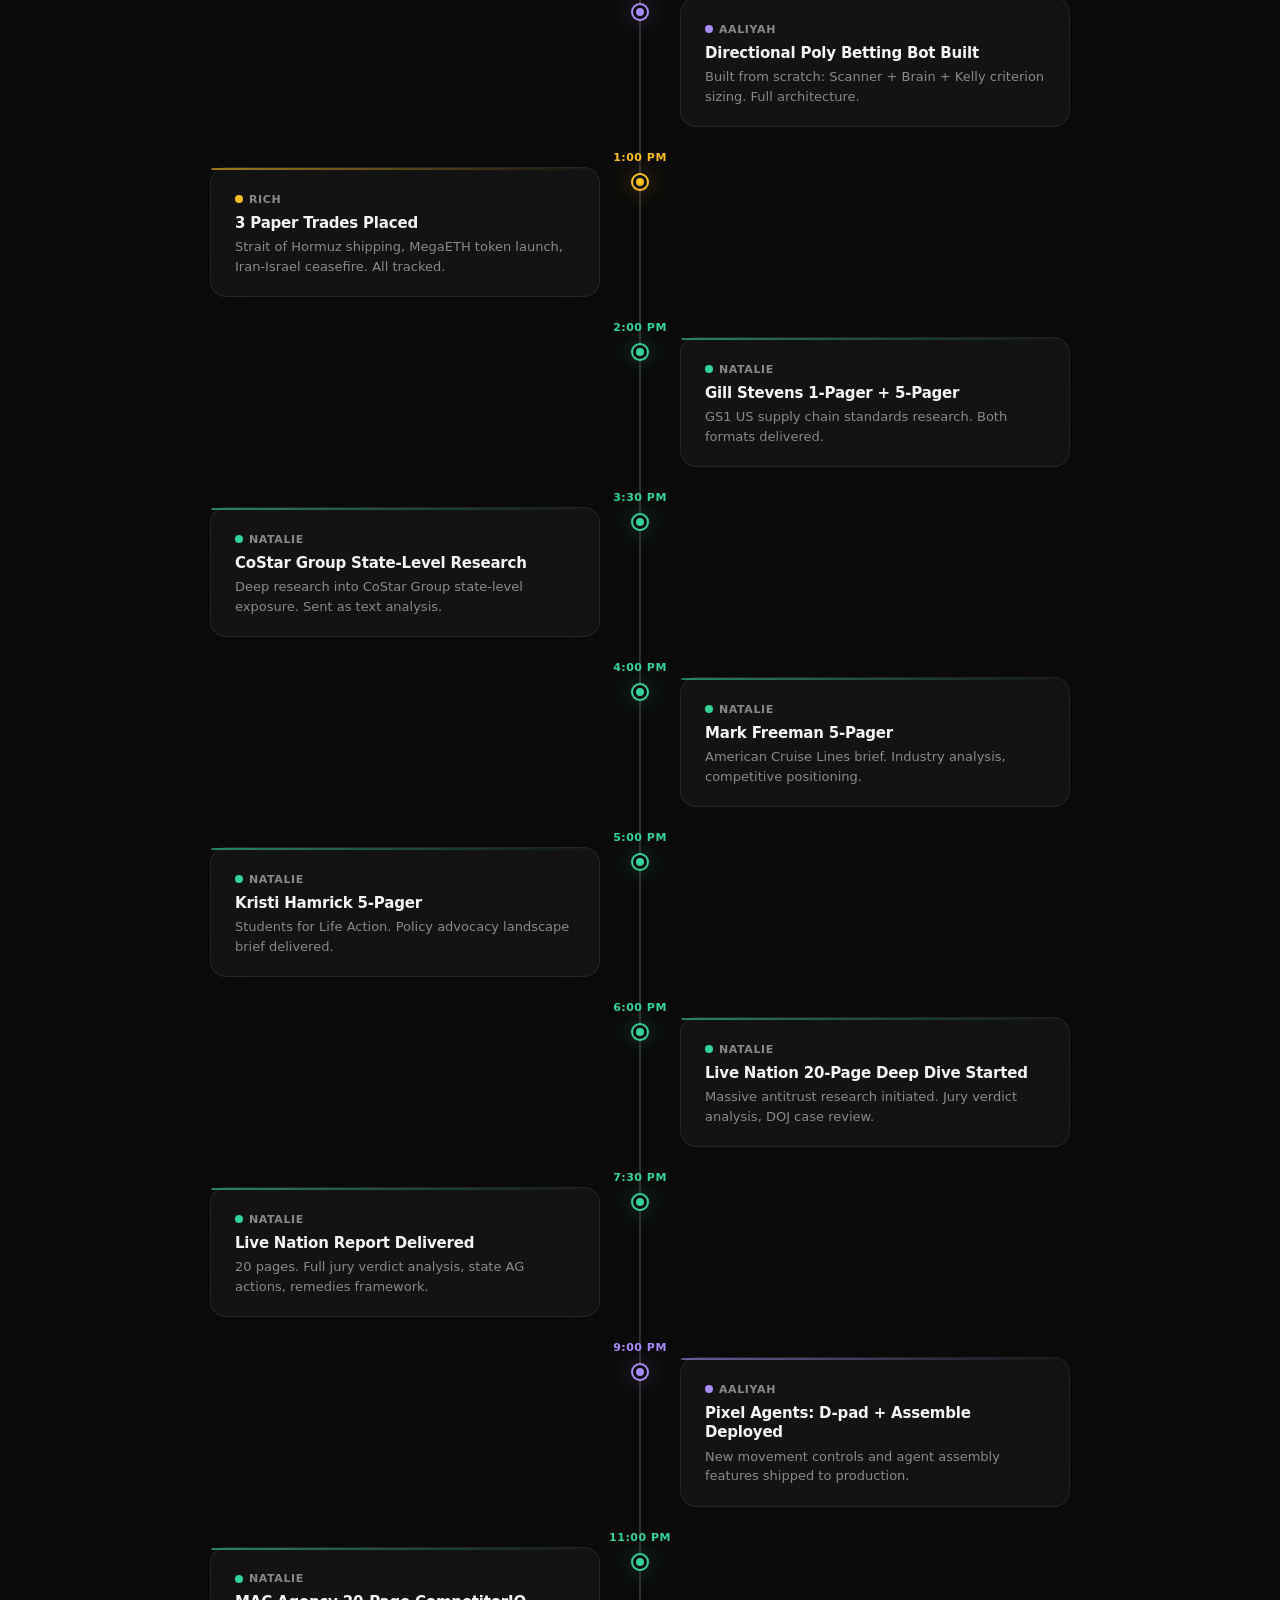
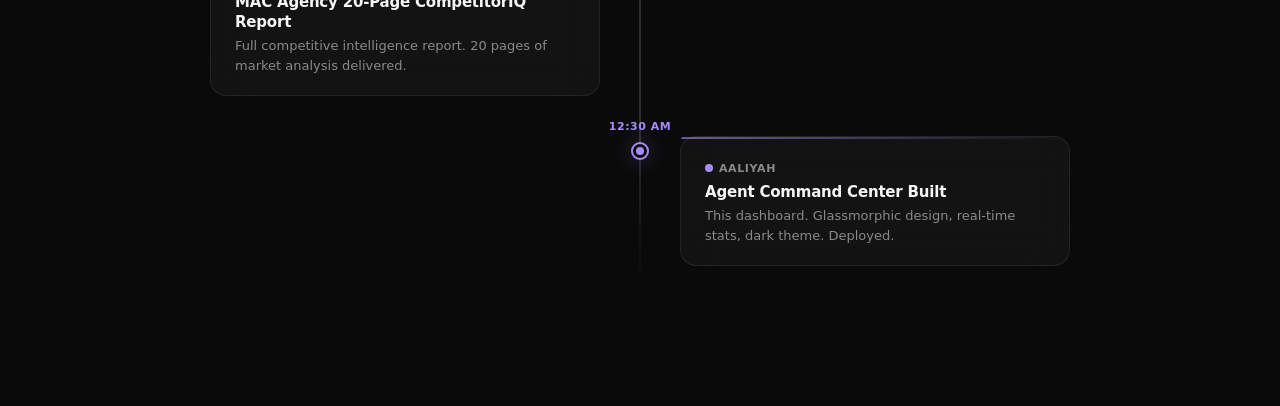
<file: timeline.html>
<!DOCTYPE html>
<html lang="en">
<head>
<meta charset="UTF-8">
<meta name="viewport" content="width=device-width, initial-scale=1.0, viewport-fit=cover">
<meta name="apple-mobile-web-app-capable" content="yes">
<meta name="apple-mobile-web-app-status-bar-style" content="black-translucent">
<title>Day in the Life -- Agent Command Center</title>
<style>
  *,*::before,*::after{box-sizing:border-box;margin:0;padding:0}

  :root {
    --bg: #0a0a0a;
    --surface: rgba(255,255,255,0.04);
    --surface-hover: rgba(255,255,255,0.08);
    --border: rgba(255,255,255,0.08);
    --border-hover: rgba(255,255,255,0.15);
    --text: #f5f5f7;
    --text-secondary: rgba(255,255,255,0.5);
    --indigo: #818cf8;
    --violet: #a78bfa;
    --emerald: #34d399;
    --rose: #fb7185;
    --amber: #fbbf24;
    --radius: 16px;
    --ease-spring: cubic-bezier(0.34, 1.56, 0.64, 1);
    --ease-smooth: cubic-bezier(0.25, 0.1, 0.25, 1);
  }

  html { scroll-behavior: smooth; }

  body {
    font-family: -apple-system, BlinkMacSystemFont, 'SF Pro Display', 'Segoe UI', system-ui, sans-serif;
    background: var(--bg);
    color: var(--text);
    min-height: 100vh;
    overflow-x: hidden;
    -webkit-font-smoothing: antialiased;
    -moz-osx-font-smoothing: grayscale;
    padding: env(safe-area-inset-top) env(safe-area-inset-right) env(safe-area-inset-bottom) env(safe-area-inset-left);
  }

  body::before {
    content: '';
    position: fixed;
    top: -40%;
    left: -20%;
    width: 80%;
    height: 80%;
    background: radial-gradient(ellipse, rgba(129,140,248,0.08) 0%, transparent 70%);
    pointer-events: none;
    z-index: 0;
    animation: ambientDrift 20s ease-in-out infinite alternate;
  }
  body::after {
    content: '';
    position: fixed;
    bottom: -30%;
    right: -20%;
    width: 70%;
    height: 70%;
    background: radial-gradient(ellipse, rgba(167,139,250,0.06) 0%, transparent 70%);
    pointer-events: none;
    z-index: 0;
    animation: ambientDrift 25s ease-in-out infinite alternate-reverse;
  }

  @keyframes ambientDrift {
    0% { transform: translate(0, 0) scale(1); }
    100% { transform: translate(5%, 3%) scale(1.1); }
  }

  .grid-bg {
    position: fixed;
    inset: 0;
    background-image:
      linear-gradient(rgba(255,255,255,0.015) 1px, transparent 1px),
      linear-gradient(90deg, rgba(255,255,255,0.015) 1px, transparent 1px);
    background-size: 60px 60px;
    pointer-events: none;
    z-index: 0;
  }

  .container {
    max-width: 900px;
    margin: 0 auto;
    padding: 24px 20px 120px;
    position: relative;
    z-index: 1;
  }

  /* ---- HEADER ---- */
  .header {
    text-align: center;
    padding: 40px 0 32px;
    opacity: 0;
    animation: fadeUp 0.8s var(--ease-smooth) forwards;
  }

  .back-link {
    display: inline-flex;
    align-items: center;
    gap: 6px;
    font-size: 13px;
    font-weight: 600;
    color: var(--text-secondary);
    text-decoration: none;
    letter-spacing: 0.3px;
    margin-bottom: 24px;
    transition: color 0.2s;
  }
  .back-link:hover { color: var(--text); }
  .back-link svg { width: 16px; height: 16px; }

  .header-label {
    display: inline-flex;
    align-items: center;
    gap: 8px;
    background: rgba(129,140,248,0.1);
    border: 1px solid rgba(129,140,248,0.2);
    border-radius: 100px;
    padding: 6px 16px;
    font-size: 12px;
    font-weight: 600;
    letter-spacing: 0.5px;
    text-transform: uppercase;
    color: var(--indigo);
    margin-bottom: 20px;
  }

  .header h1 {
    font-size: clamp(28px, 6vw, 48px);
    font-weight: 800;
    letter-spacing: -1.5px;
    background: linear-gradient(135deg, #818cf8 0%, #a78bfa 30%, #f5f5f7 60%, #818cf8 100%);
    background-size: 300% 300%;
    -webkit-background-clip: text;
    -webkit-text-fill-color: transparent;
    background-clip: text;
    animation: gradientShift 8s ease infinite;
    line-height: 1.1;
  }

  @keyframes gradientShift {
    0%, 100% { background-position: 0% 50%; }
    50% { background-position: 100% 50%; }
  }

  .header-date {
    font-size: 14px;
    color: var(--text-secondary);
    margin-top: 10px;
    font-weight: 500;
    letter-spacing: 0.3px;
  }

  /* ---- STATS BAR ---- */
  .stats-bar {
    display: grid;
    grid-template-columns: repeat(4, 1fr);
    gap: 12px;
    margin-bottom: 48px;
    opacity: 0;
    animation: fadeUp 0.8s var(--ease-smooth) 0.15s forwards;
  }
  @media (max-width: 600px) {
    .stats-bar { grid-template-columns: repeat(2, 1fr); }
  }

  .glass {
    background: var(--surface);
    border: 1px solid var(--border);
    border-radius: var(--radius);
    backdrop-filter: blur(20px);
    -webkit-backdrop-filter: blur(20px);
    transition: all 0.35s var(--ease-smooth);
  }
  .glass:hover {
    background: var(--surface-hover);
    border-color: var(--border-hover);
  }

  .stat-card {
    padding: 20px;
    text-align: center;
    position: relative;
    overflow: hidden;
  }
  .stat-card::before {
    content: '';
    position: absolute;
    top: 0; left: 0; right: 0;
    height: 1px;
    background: linear-gradient(90deg, transparent, var(--accent, var(--indigo)), transparent);
    opacity: 0.5;
  }
  .stat-value {
    font-size: clamp(22px, 5vw, 32px);
    font-weight: 800;
    letter-spacing: -1px;
    font-variant-numeric: tabular-nums;
    color: var(--text);
  }
  .stat-label {
    font-size: 11px;
    font-weight: 600;
    letter-spacing: 0.8px;
    text-transform: uppercase;
    color: var(--text-secondary);
    margin-top: 4px;
  }

  /* ---- TIMELINE ---- */
  .timeline {
    position: relative;
    padding: 0;
  }

  /* Center line */
  .timeline::before {
    content: '';
    position: absolute;
    left: 50%;
    top: 0;
    bottom: 0;
    width: 2px;
    background: linear-gradient(to bottom, transparent, var(--border-hover) 5%, var(--border-hover) 95%, transparent);
    transform: translateX(-50%);
  }

  @media (max-width: 700px) {
    .timeline::before {
      left: 24px;
    }
  }

  .timeline-event {
    position: relative;
    display: flex;
    align-items: flex-start;
    margin-bottom: 0;
    padding: 20px 0;
    opacity: 0;
    transform: translateY(40px);
    transition: opacity 0.6s var(--ease-smooth), transform 0.6s var(--ease-smooth);
  }

  .timeline-event.visible {
    opacity: 1;
    transform: translateY(0);
  }

  .timeline-event.left {
    flex-direction: row-reverse;
  }

  /* Time marker on center line */
  .timeline-marker {
    position: absolute;
    left: 50%;
    top: 28px;
    transform: translateX(-50%);
    z-index: 2;
  }

  @media (max-width: 700px) {
    .timeline-marker {
      left: 24px;
    }
  }

  .marker-dot {
    width: 14px;
    height: 14px;
    border-radius: 50%;
    border: 3px solid var(--bg);
    box-shadow: 0 0 0 2px var(--dot-color, var(--indigo)), 0 0 20px -4px var(--dot-color, var(--indigo));
    background: var(--dot-color, var(--indigo));
    transition: box-shadow 0.3s;
  }

  .timeline-event.visible .marker-dot {
    box-shadow: 0 0 0 2px var(--dot-color, var(--indigo)), 0 0 24px -2px var(--dot-color, var(--indigo));
  }

  .marker-time {
    position: absolute;
    top: -24px;
    left: 50%;
    transform: translateX(-50%);
    font-size: 11px;
    font-weight: 700;
    letter-spacing: 0.5px;
    color: var(--dot-color, var(--indigo));
    white-space: nowrap;
    font-variant-numeric: tabular-nums;
  }

  /* Event card */
  .event-card {
    width: calc(50% - 40px);
    padding: 20px 24px;
    position: relative;
    cursor: default;
  }

  .event-card::before {
    content: '';
    position: absolute;
    top: 0; left: 0; right: 0;
    height: 2px;
    background: linear-gradient(90deg, var(--accent, var(--indigo)), transparent);
    opacity: 0.6;
    border-radius: 2px 2px 0 0;
  }

  .timeline-event.left .event-card {
    margin-right: auto;
    margin-left: 0;
  }
  .timeline-event.right .event-card {
    margin-left: auto;
    margin-right: 0;
  }

  @media (max-width: 700px) {
    .timeline-event,
    .timeline-event.left {
      flex-direction: row;
      padding-left: 56px;
    }
    .event-card {
      width: 100%;
    }
    .timeline-event.left .event-card,
    .timeline-event.right .event-card {
      margin-left: 0;
      margin-right: 0;
    }
  }

  .event-agent {
    display: inline-flex;
    align-items: center;
    gap: 6px;
    margin-bottom: 8px;
  }

  .event-agent-dot {
    width: 8px;
    height: 8px;
    border-radius: 50%;
    flex-shrink: 0;
  }

  .event-agent-name {
    font-size: 11px;
    font-weight: 700;
    text-transform: uppercase;
    letter-spacing: 0.6px;
    color: var(--text-secondary);
  }

  .event-title {
    font-size: 15px;
    font-weight: 700;
    letter-spacing: -0.2px;
    line-height: 1.3;
    margin-bottom: 4px;
  }

  .event-desc {
    font-size: 13px;
    color: var(--text-secondary);
    line-height: 1.5;
    font-weight: 400;
  }

  /* ---- ANIMATIONS ---- */
  @keyframes fadeUp {
    from { opacity: 0; transform: translateY(20px); }
    to { opacity: 1; transform: translateY(0); }
  }

  @keyframes pulse {
    0%, 100% { opacity: 1; transform: scale(1); }
    50% { opacity: 0.7; transform: scale(0.85); }
  }

  /* ---- SCROLLBAR ---- */
  ::-webkit-scrollbar { width: 6px; }
  ::-webkit-scrollbar-track { background: transparent; }
  ::-webkit-scrollbar-thumb { background: rgba(255,255,255,0.1); border-radius: 3px; }
</style>
</head>
<body>

<div class="grid-bg"></div>

<div class="container">

  <header class="header">
    <a href="index.html" class="back-link">
      <svg viewBox="0 0 24 24" fill="none" stroke="currentColor" stroke-width="2" stroke-linecap="round" stroke-linejoin="round"><path d="M15 18l-6-6 6-6"/></svg>
      Command Center
    </a>
    <div class="header-label">April 13, 2026</div>
    <h1>DAY IN THE LIFE</h1>
    <div class="header-date">17 hours of autonomous AI operations</div>
  </header>

  <!-- STATS BAR -->
  <section class="stats-bar">
    <div class="glass stat-card" style="--accent: var(--indigo)">
      <div class="stat-value" data-target="8">0</div>
      <div class="stat-label">Reports</div>
    </div>
    <div class="glass stat-card" style="--accent: var(--emerald)">
      <div class="stat-value" data-target="3">0</div>
      <div class="stat-label">Trades</div>
    </div>
    <div class="glass stat-card" style="--accent: var(--rose)">
      <div class="stat-value" data-target="7">0</div>
      <div class="stat-label">Bugs Fixed</div>
    </div>
    <div class="glass stat-card" style="--accent: var(--amber)">
      <div class="stat-value" data-target="2">0</div>
      <div class="stat-label">Bots Built</div>
    </div>
  </section>

  <!-- TIMELINE -->
  <div class="timeline" id="timeline"></div>

</div>

<script>
(function() {
  'use strict';

  // Agent colors
  var agents = {
    jeremy:  { color: '#818cf8', gradient: 'linear-gradient(135deg, #6366f1, #818cf8)', name: 'Jeremy' },
    aaliyah: { color: '#a78bfa', gradient: 'linear-gradient(135deg, #7c3aed, #a78bfa)', name: 'Aaliyah' },
    natalie: { color: '#34d399', gradient: 'linear-gradient(135deg, #059669, #34d399)', name: 'Natalie' },
    rich:    { color: '#fbbf24', gradient: 'linear-gradient(135deg, #d97706, #fbbf24)', name: 'Rich' },
    melody:  { color: '#fb7185', gradient: 'linear-gradient(135deg, #e11d48, #fb7185)', name: 'Melody' }
  };

  var events = [
    { time: '8:00 AM',  agent: 'jeremy',  title: 'Daily Intelligence Brief Generated', desc: 'Oura health data pulled: Sleep 78, Readiness 73. News + trading digest delivered.' },
    { time: '9:30 AM',  agent: 'jeremy',  title: 'Telegram: "5 pager" + Grant Beebe Photo', desc: 'James sends photo of Grant Beebe with the message "5 pager". Research pipeline triggered.' },
    { time: '9:35 AM',  agent: 'natalie', title: 'Medicaid LTC Policy Research', desc: '14 web searches across CMS, KFF, state Medicaid databases. Building policy brief.' },
    { time: '9:50 AM',  agent: 'natalie', title: 'Grant Beebe 5-Pager Delivered', desc: 'SA-Brief-Medicaid-LTC-5Pager.pdf generated. State Affairs format, McKinsey quality.' },
    { time: '10:15 AM', agent: 'jeremy',  title: 'John Berlau Photo Received', desc: 'Another photo + "5 pager" message. Natalie begins finance policy research.' },
    { time: '10:45 AM', agent: 'natalie', title: 'Finance Policy 5-Pager Delivered', desc: 'CEI background, regulatory reform policy brief. Delivered to Telegram.' },
    { time: '11:00 AM', agent: 'aaliyah', title: 'Kalshi Arb Bot: 7 Bugs Diagnosed', desc: 'Full codebase audit. 7 critical bugs found, 10x market coverage expansion planned.' },
    { time: '12:30 PM', agent: 'aaliyah', title: 'Directional Poly Betting Bot Built', desc: 'Built from scratch: Scanner + Brain + Kelly criterion sizing. Full architecture.' },
    { time: '1:00 PM',  agent: 'rich',    title: '3 Paper Trades Placed', desc: 'Strait of Hormuz shipping, MegaETH token launch, Iran-Israel ceasefire. All tracked.' },
    { time: '2:00 PM',  agent: 'natalie', title: 'Gill Stevens 1-Pager + 5-Pager', desc: 'GS1 US supply chain standards research. Both formats delivered.' },
    { time: '3:30 PM',  agent: 'natalie', title: 'CoStar Group State-Level Research', desc: 'Deep research into CoStar Group state-level exposure. Sent as text analysis.' },
    { time: '4:00 PM',  agent: 'natalie', title: 'Mark Freeman 5-Pager', desc: 'American Cruise Lines brief. Industry analysis, competitive positioning.' },
    { time: '5:00 PM',  agent: 'natalie', title: 'Kristi Hamrick 5-Pager', desc: 'Students for Life Action. Policy advocacy landscape brief delivered.' },
    { time: '6:00 PM',  agent: 'natalie', title: 'Live Nation 20-Page Deep Dive Started', desc: 'Massive antitrust research initiated. Jury verdict analysis, DOJ case review.' },
    { time: '7:30 PM',  agent: 'natalie', title: 'Live Nation Report Delivered', desc: '20 pages. Full jury verdict analysis, state AG actions, remedies framework.' },
    { time: '9:00 PM',  agent: 'aaliyah', title: 'Pixel Agents: D-pad + Assemble Deployed', desc: 'New movement controls and agent assembly features shipped to production.' },
    { time: '11:00 PM', agent: 'natalie', title: 'MAC Agency 20-Page CompetitorIQ Report', desc: 'Full competitive intelligence report. 20 pages of market analysis delivered.' },
    { time: '12:30 AM', agent: 'aaliyah', title: 'Agent Command Center Built', desc: 'This dashboard. Glassmorphic design, real-time stats, dark theme. Deployed.' }
  ];

  // Build timeline
  var timeline = document.getElementById('timeline');
  events.forEach(function(ev, i) {
    var side = i % 2 === 0 ? 'left' : 'right';
    var agent = agents[ev.agent];

    var el = document.createElement('div');
    el.className = 'timeline-event ' + side;
    el.style.setProperty('--dot-color', agent.color);

    el.innerHTML =
      '<div class="timeline-marker">' +
        '<div class="marker-time">' + ev.time + '</div>' +
        '<div class="marker-dot" style="--dot-color:' + agent.color + ';background:' + agent.color + '"></div>' +
      '</div>' +
      '<div class="event-card glass" style="--accent:' + agent.color + '">' +
        '<div class="event-agent">' +
          '<div class="event-agent-dot" style="background:' + agent.color + '"></div>' +
          '<span class="event-agent-name">' + agent.name + '</span>' +
        '</div>' +
        '<div class="event-title">' + ev.title + '</div>' +
        '<div class="event-desc">' + ev.desc + '</div>' +
      '</div>';

    timeline.appendChild(el);
  });

  // IntersectionObserver for scroll-triggered entrance
  var observer = new IntersectionObserver(function(entries) {
    entries.forEach(function(entry) {
      if (entry.isIntersecting) {
        entry.target.classList.add('visible');
        observer.unobserve(entry.target);
      }
    });
  }, { threshold: 0.15, rootMargin: '0px 0px -60px 0px' });

  document.querySelectorAll('.timeline-event').forEach(function(el) {
    observer.observe(el);
  });

  // Count-up animation
  function animateCount(el, target, duration) {
    var start = performance.now();
    function step(now) {
      var progress = Math.min((now - start) / duration, 1);
      var eased = 1 - Math.pow(1 - progress, 3);
      el.textContent = Math.round(eased * target);
      if (progress < 1) requestAnimationFrame(step);
    }
    requestAnimationFrame(step);
  }

  document.querySelectorAll('.stat-value[data-target]').forEach(function(el) {
    var target = parseInt(el.getAttribute('data-target'));
    if (!isNaN(target)) {
      setTimeout(function() { animateCount(el, target, 1800); }, 400);
    }
  });

})();
</script>

</body>
</html>
</file>
